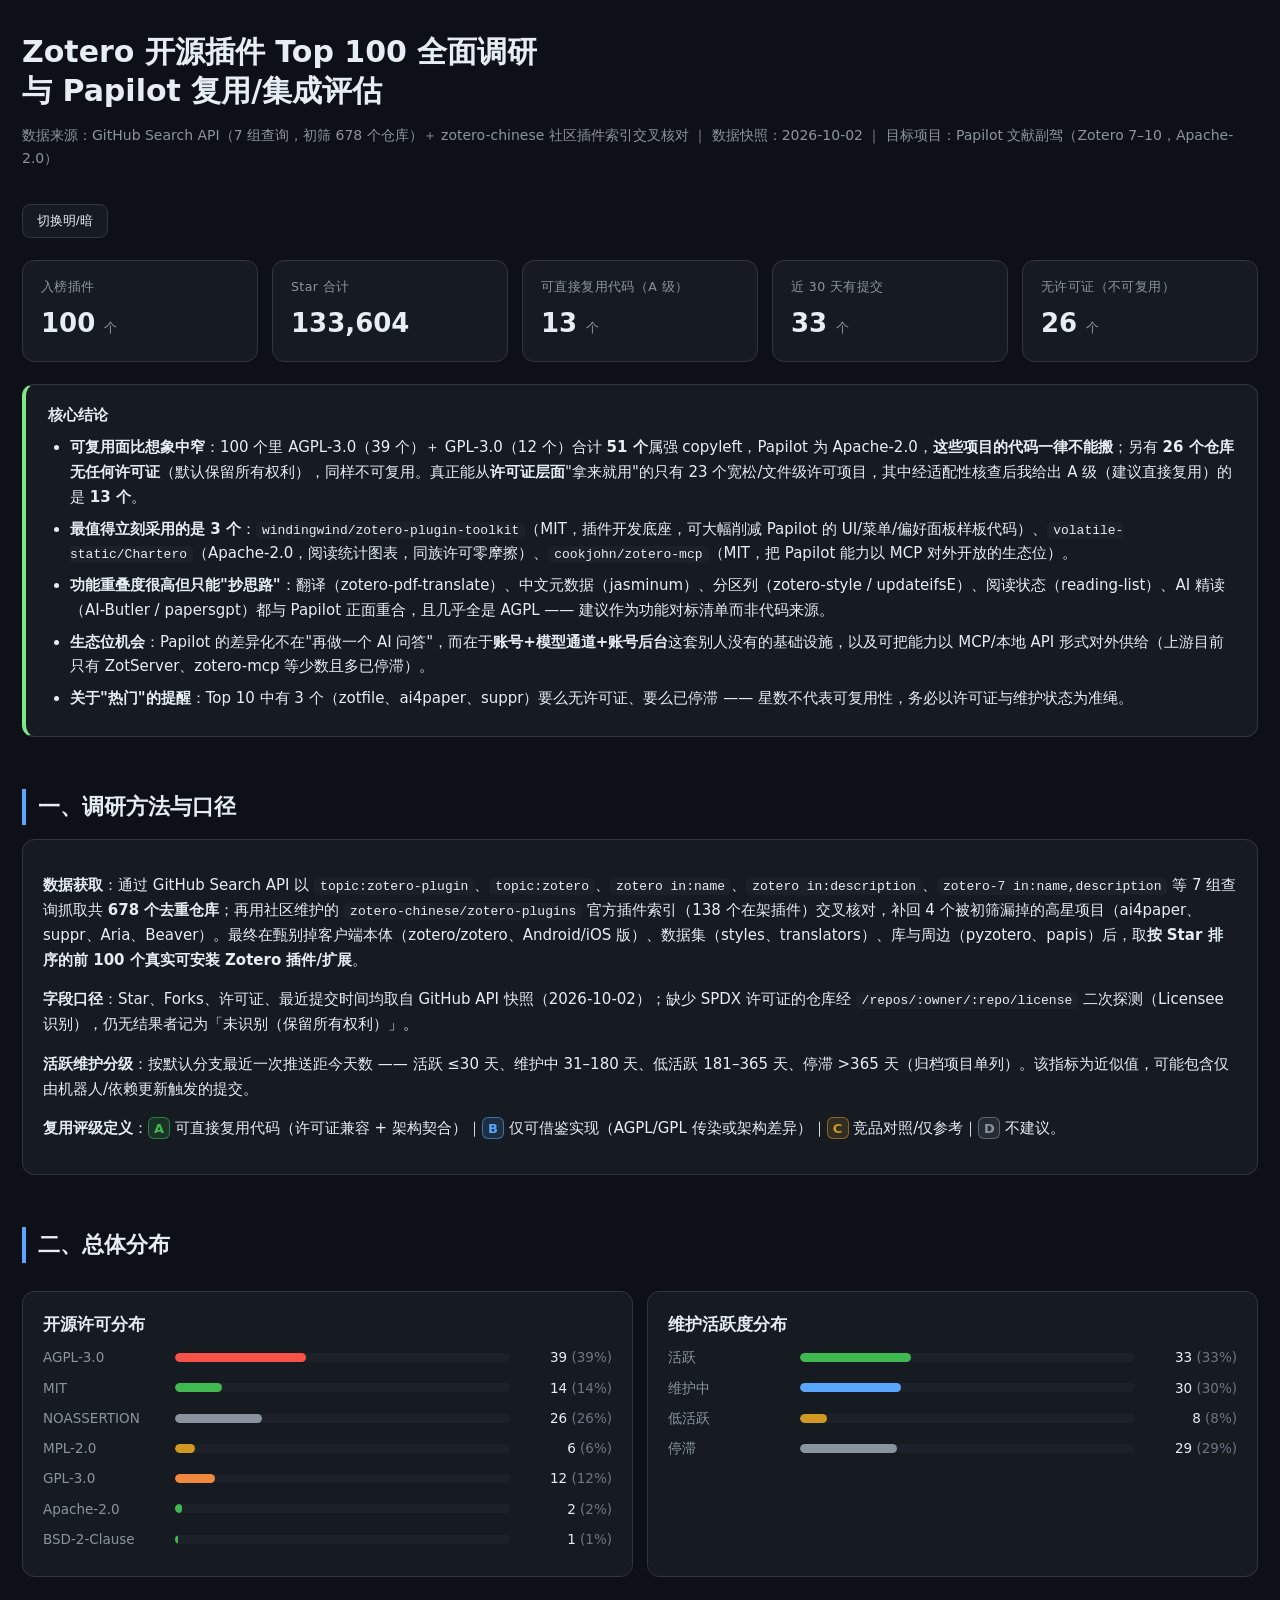
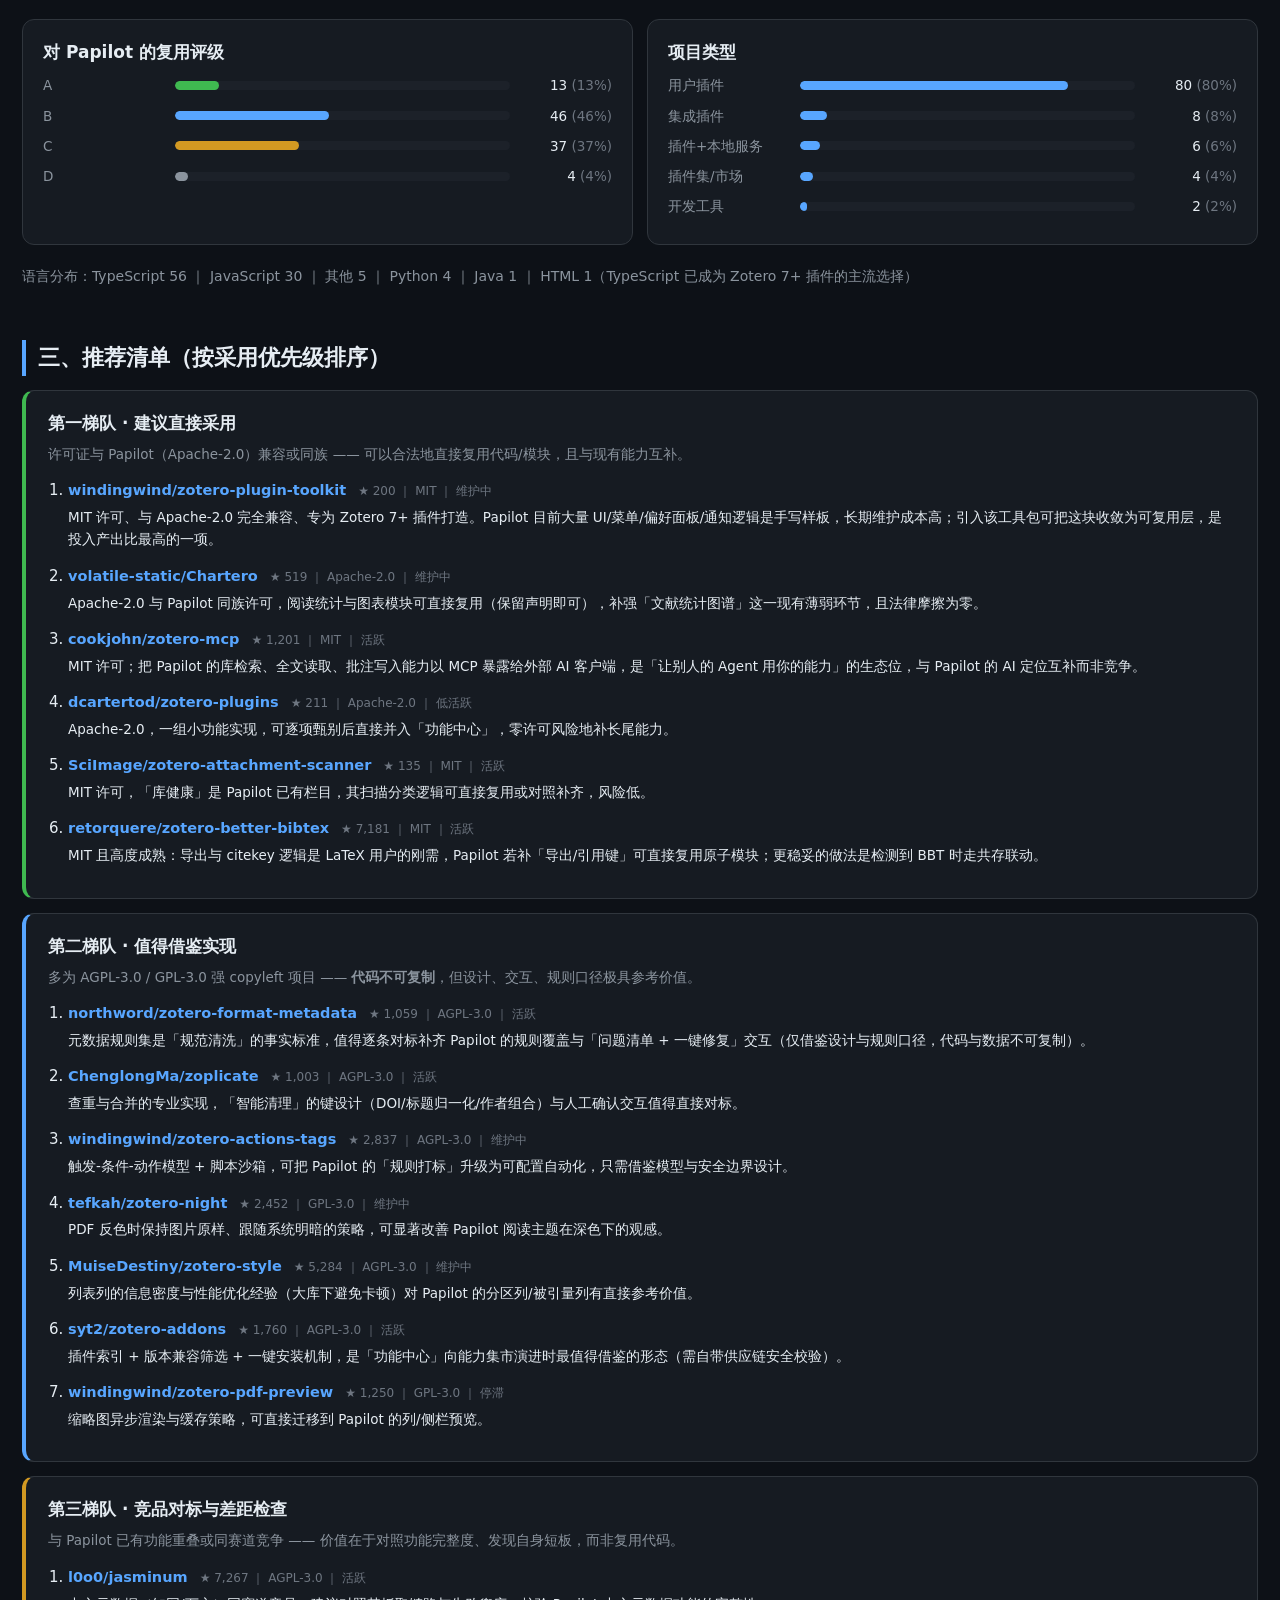
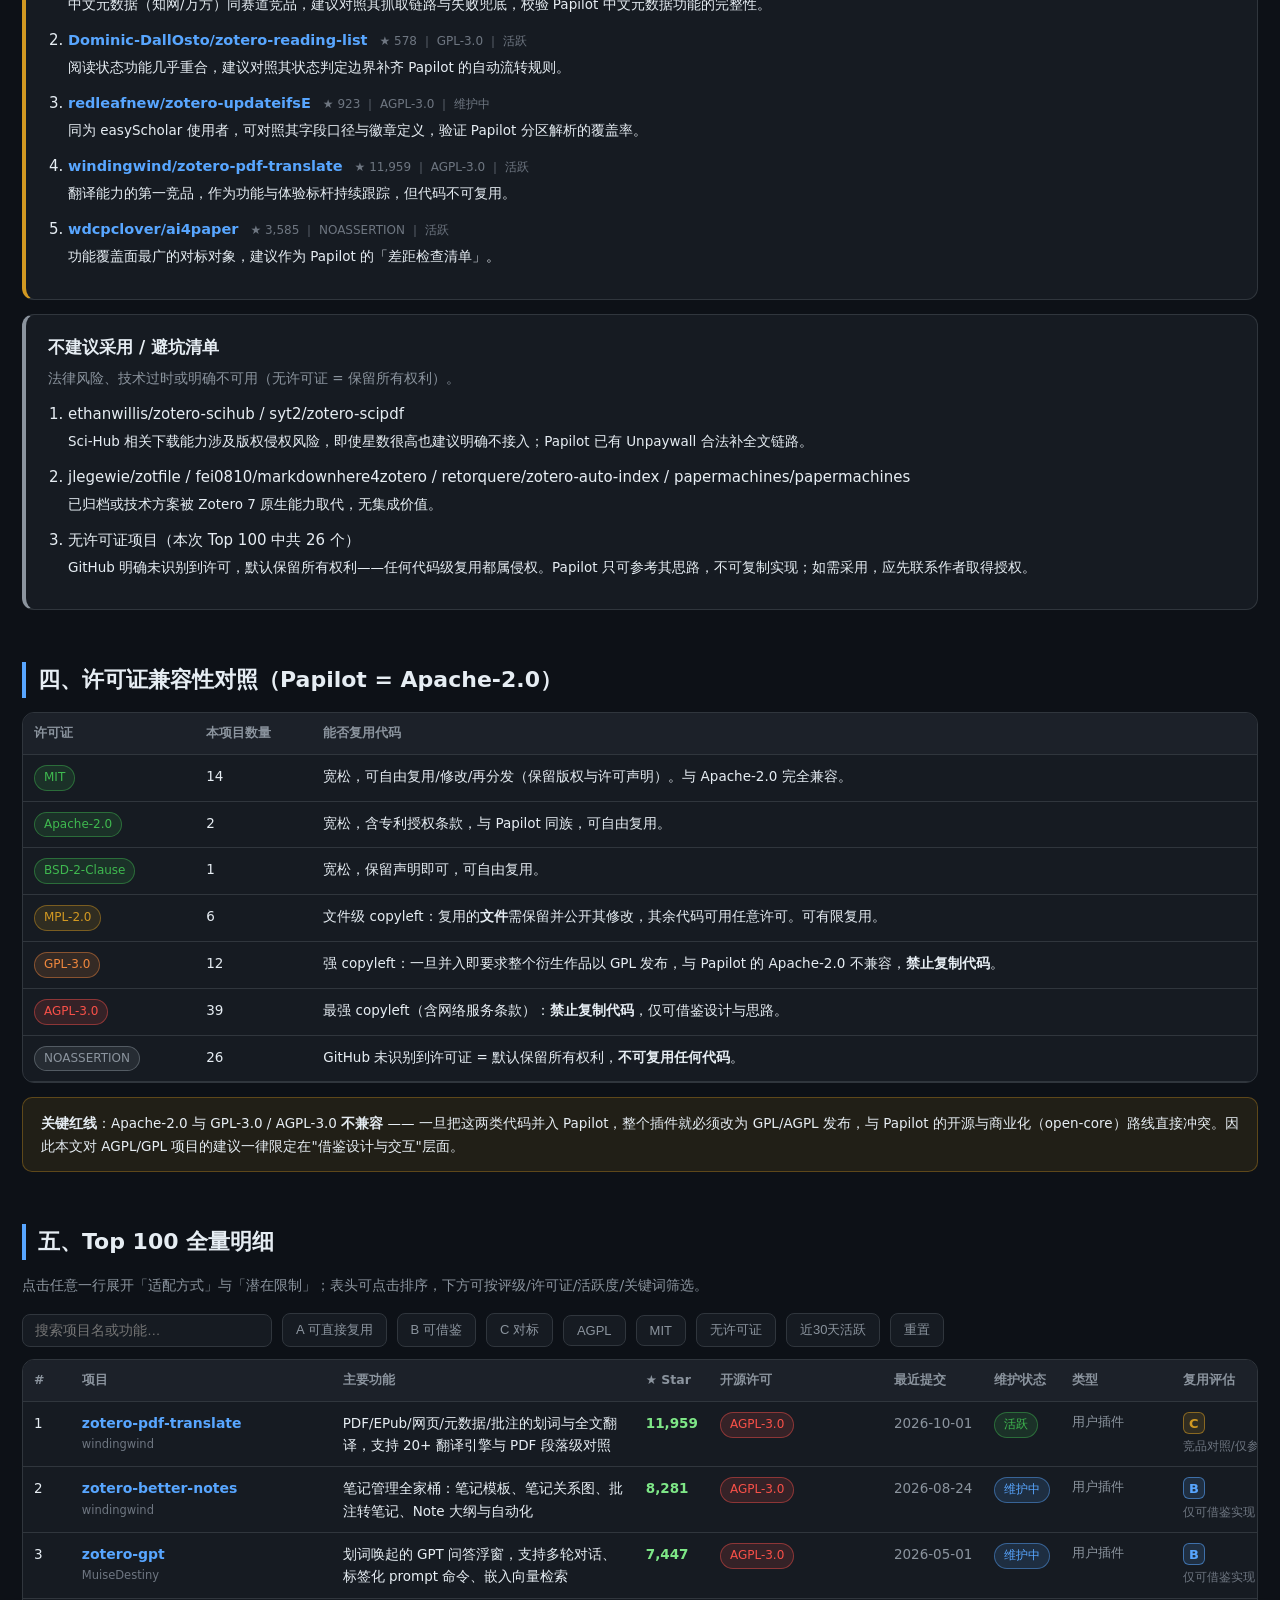
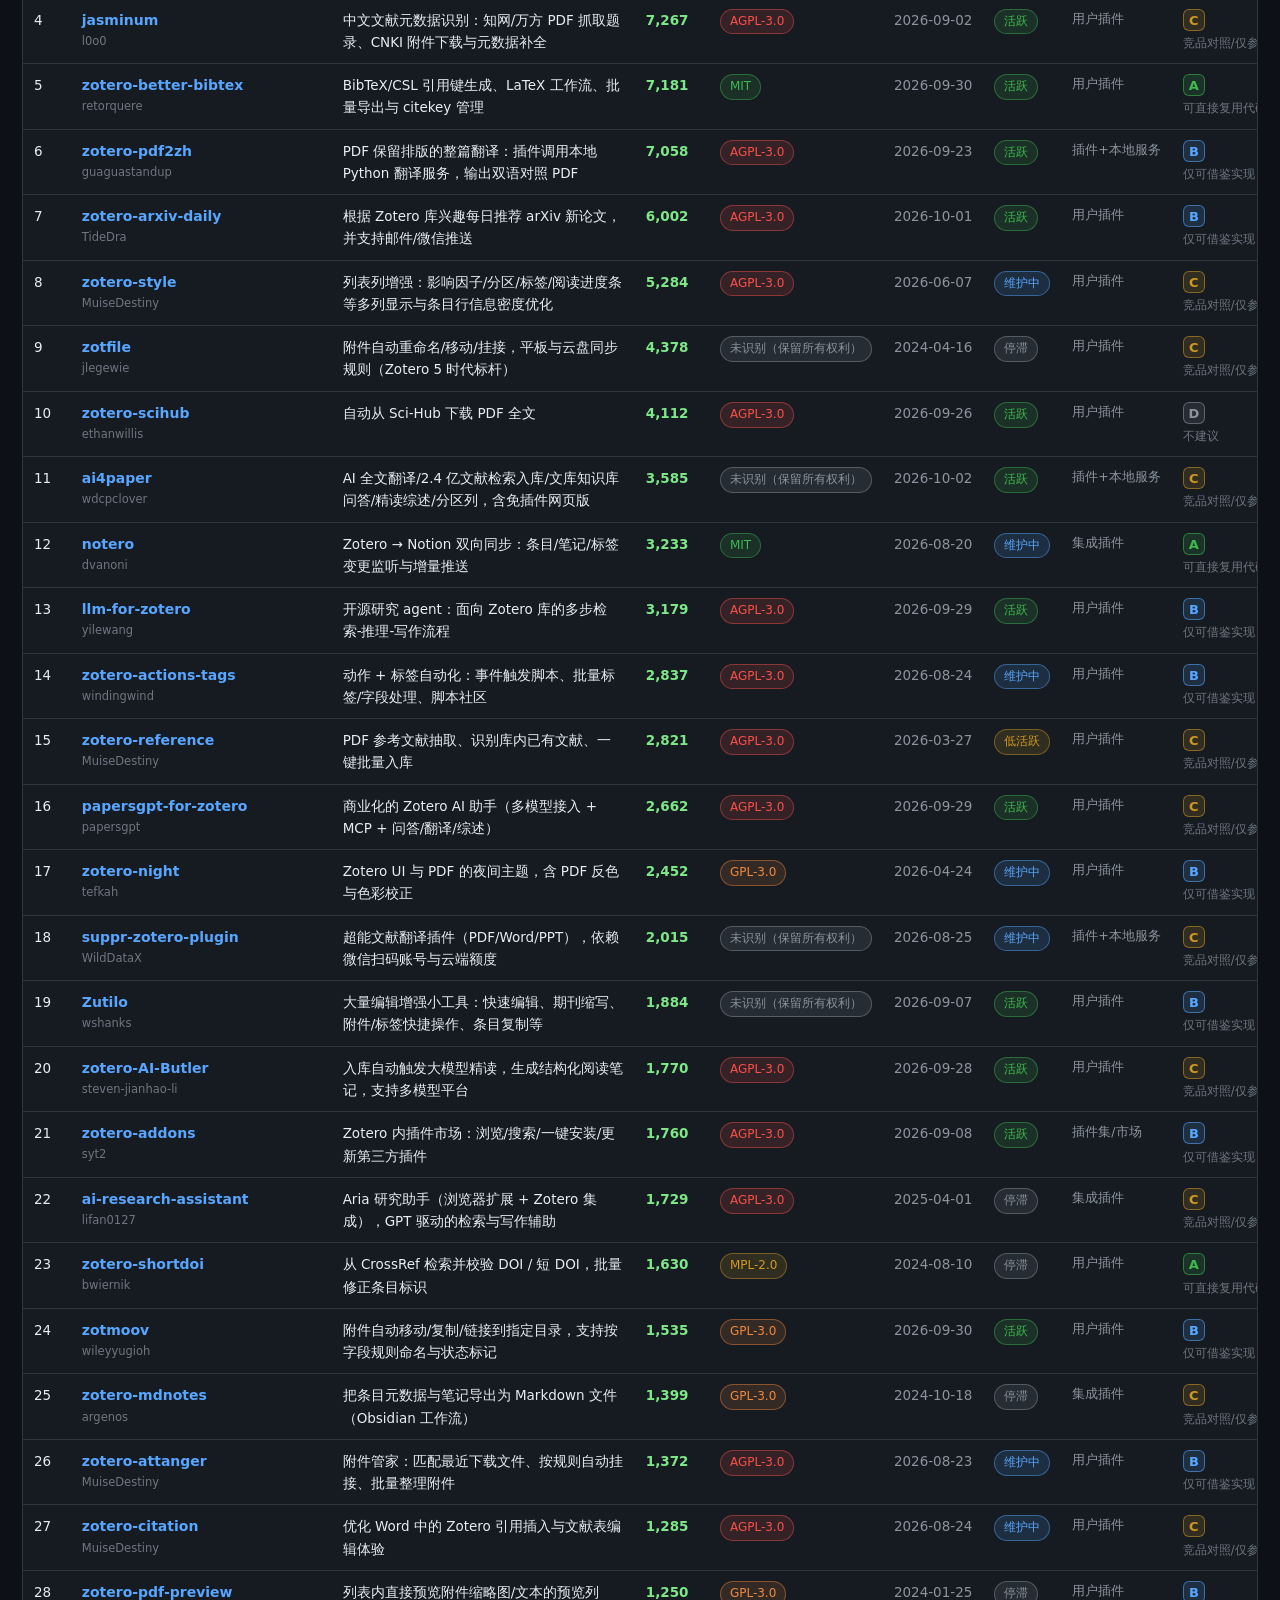
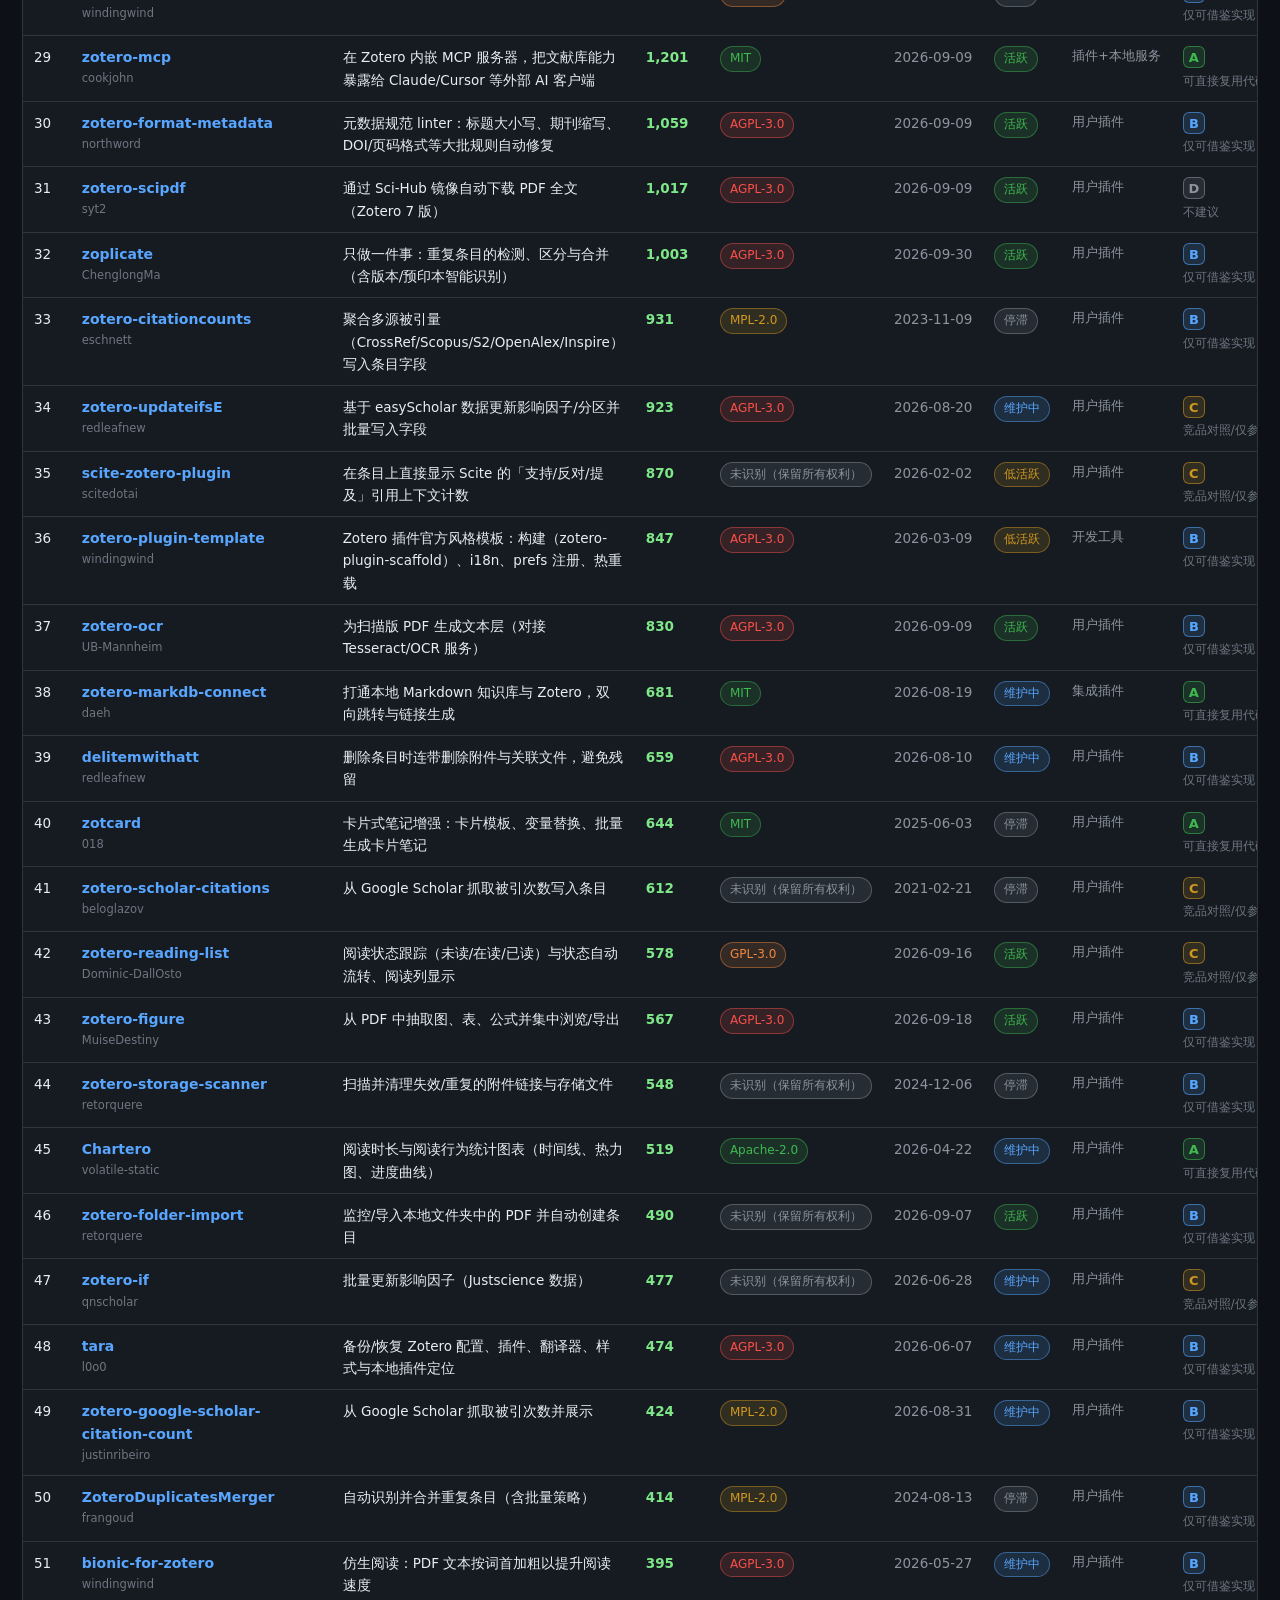
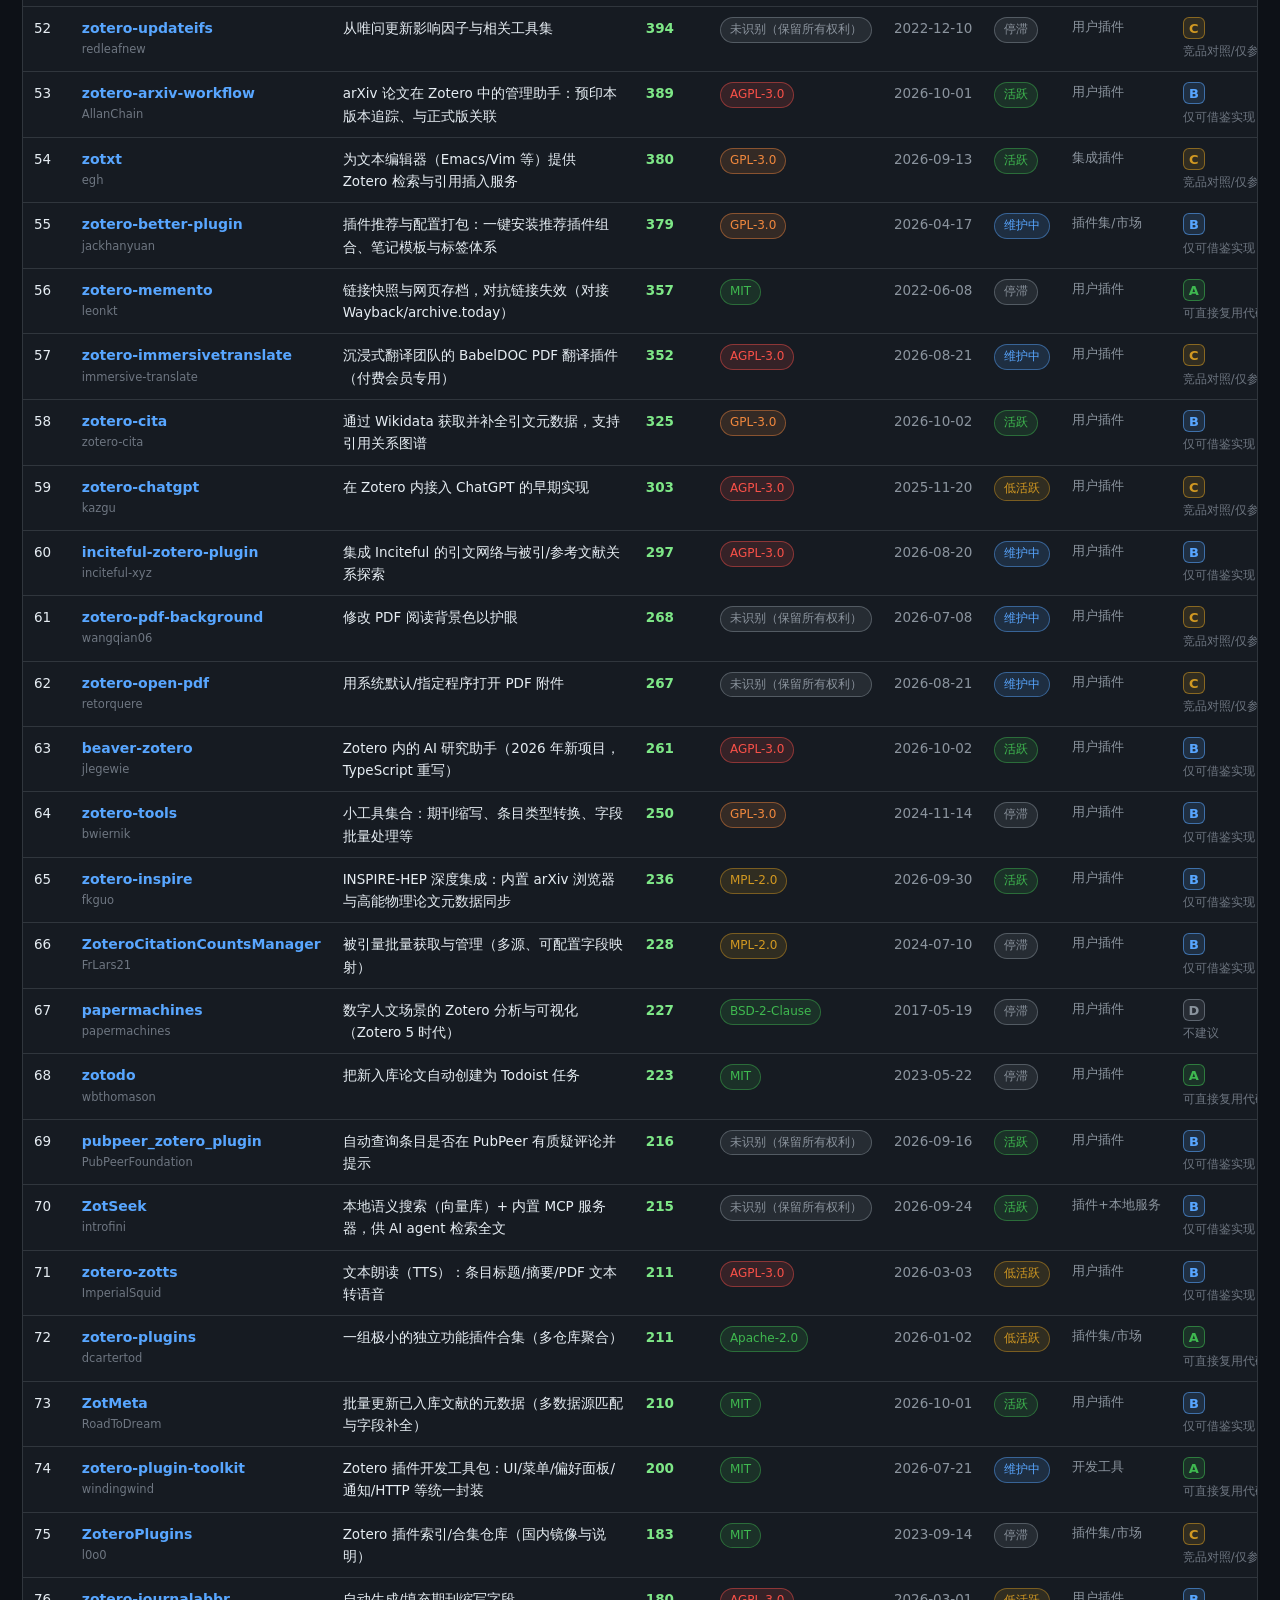
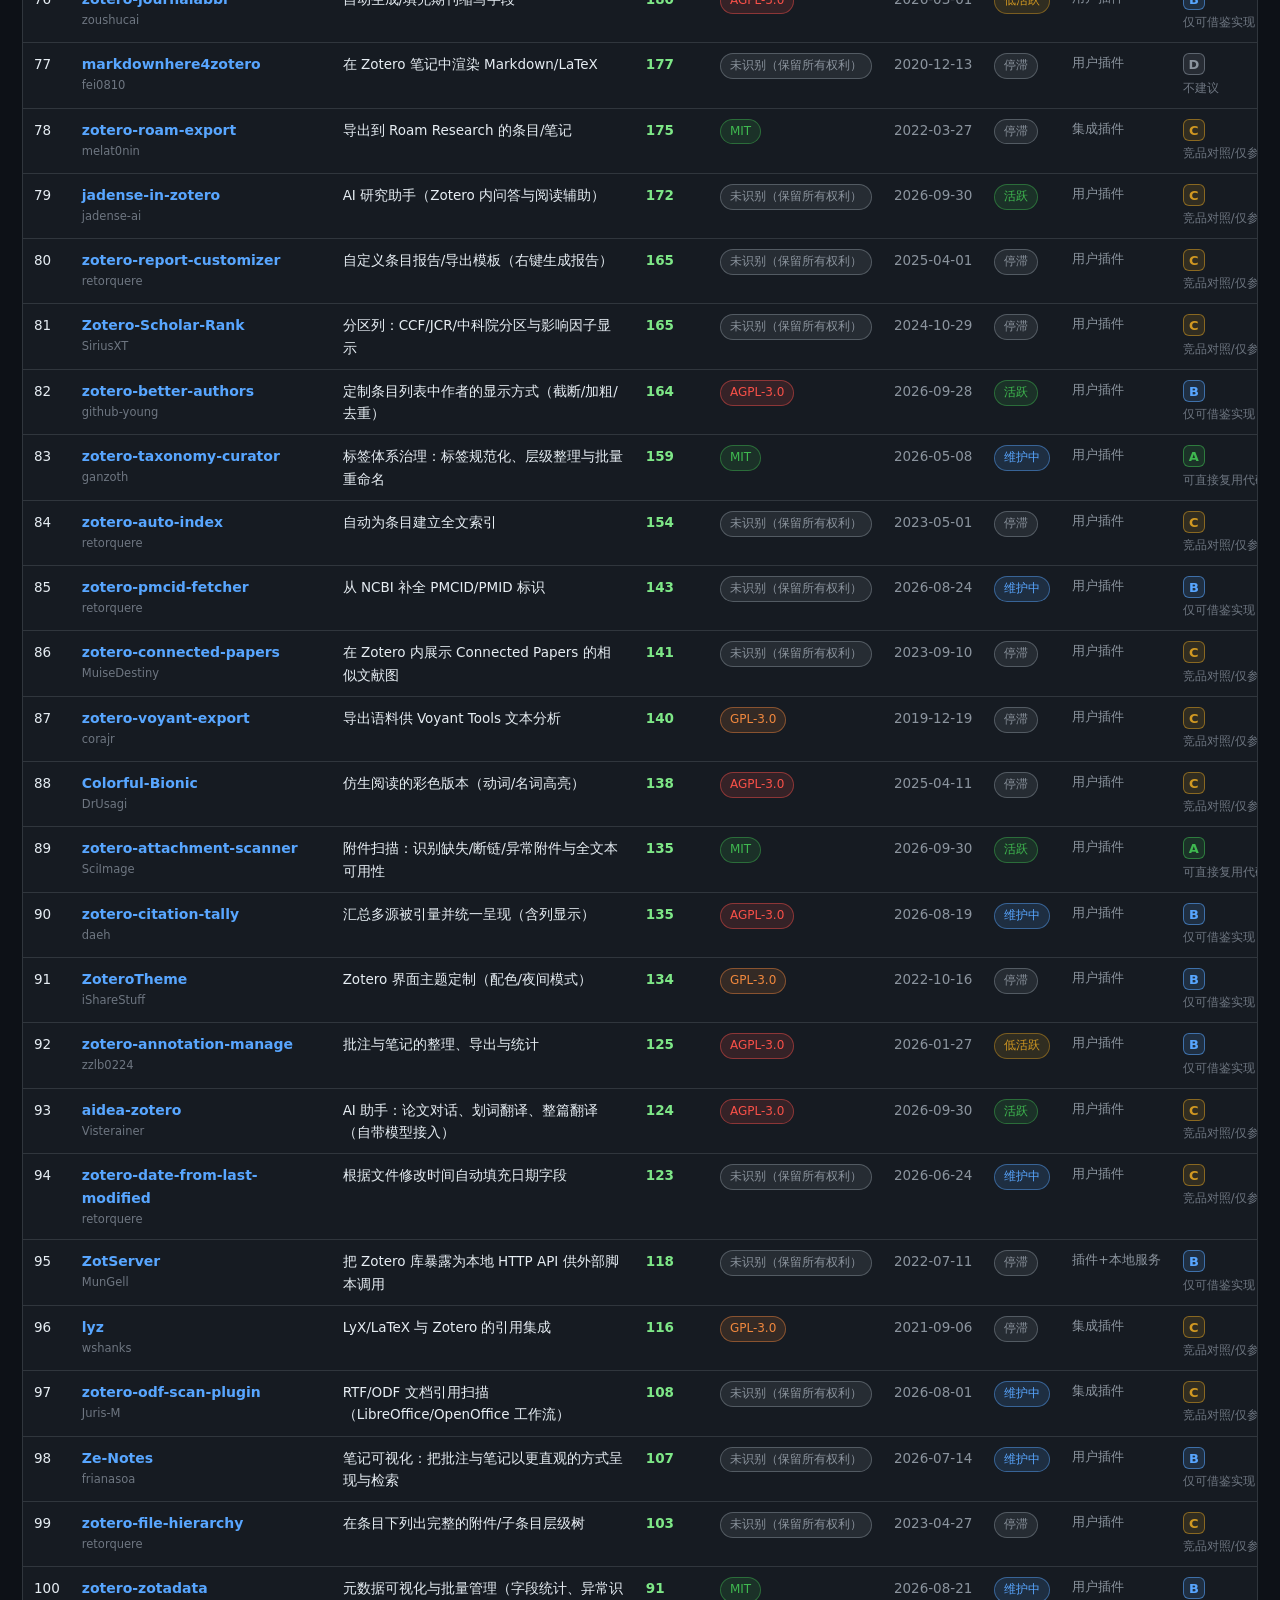
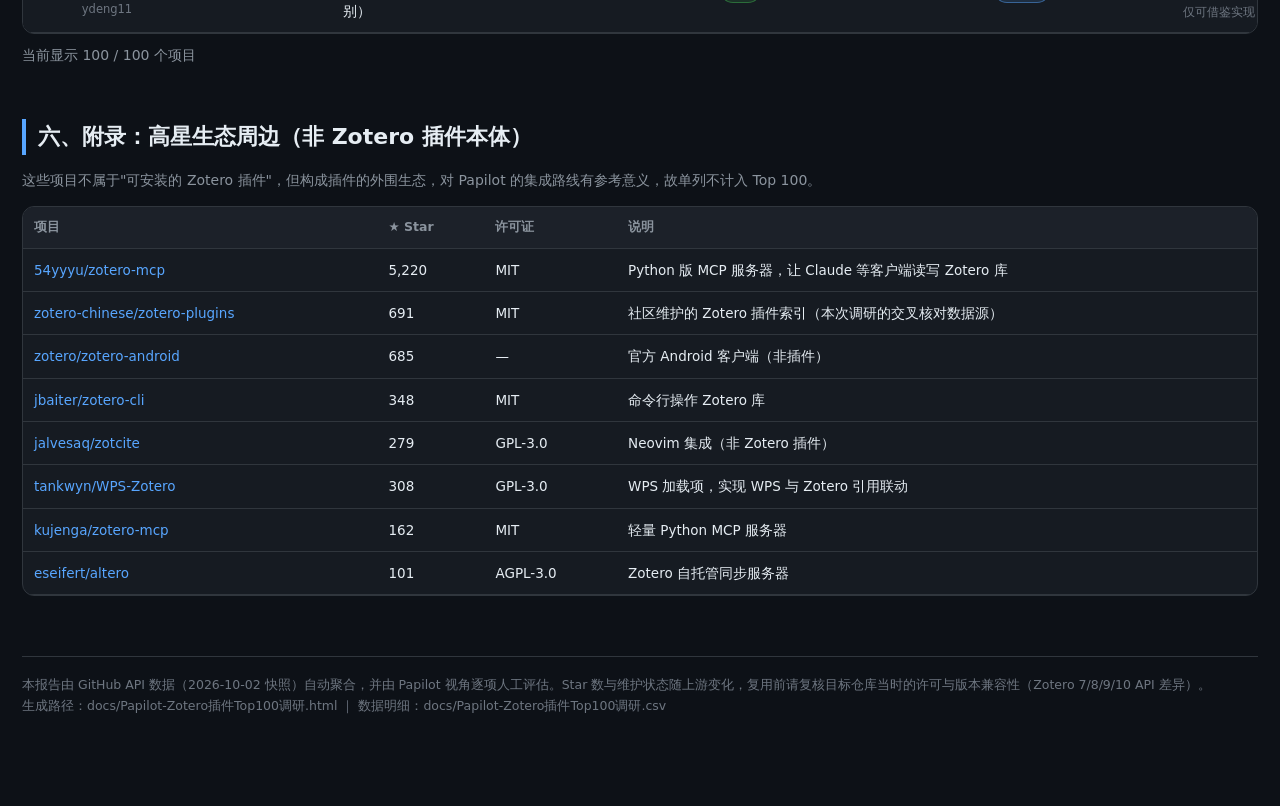
<file: docs/Papilot-Zotero插件Top100调研.html>
<!DOCTYPE html>
<html lang="zh-CN" data-theme="dark">
<head>
<meta charset="utf-8">
<meta name="viewport" content="width=device-width,initial-scale=1">
<title>Zotero 开源插件 Top 100 调研与 Papilot 复用评估</title>
<style>
:root{--bg:#0d1117;--panel:#161b22;--panel2:#1c2129;--line:#30363d;--fg:#e6edf3;--dim:#8b949e;--dim2:#6e7681;--accent:#58a6ff;--accent2:#7ee787}
html[data-theme="light"]{--bg:#f6f8fa;--panel:#fff;--panel2:#f0f3f6;--line:#d0d7de;--fg:#1f2328;--dim:#59636e;--dim2:#818b98;--accent:#0969da;--accent2:#1a7f37}
*{box-sizing:border-box}
body{margin:0;background:var(--bg);color:var(--fg);font:15px/1.65 -apple-system,"Segoe UI","Microsoft YaHei",system-ui,sans-serif}
.wrap{max-width:1360px;margin:0 auto;padding:32px 22px 90px}
h1{font-size:30px;line-height:1.3;margin:0 0 10px}
h2{font-size:22px;margin:52px 0 14px;padding-left:12px;border-left:4px solid var(--accent)}
h3{font-size:17px;margin:0 0 6px}
a{color:var(--accent);text-decoration:none} a:hover{text-decoration:underline}
.sub{color:var(--dim);font-size:14px}
.top{display:flex;justify-content:space-between;align-items:flex-start;gap:20px;flex-wrap:wrap}
.toggle{background:var(--panel);border:1px solid var(--line);color:var(--fg);padding:7px 14px;border-radius:8px;cursor:pointer;font-size:13px}
.cards{display:grid;grid-template-columns:repeat(auto-fit,minmax(210px,1fr));gap:14px;margin:22px 0}
.card{background:var(--panel);border:1px solid var(--line);border-radius:12px;padding:16px 18px}
.card .k{color:var(--dim);font-size:12.5px;letter-spacing:.4px}
.card .v{font-size:26px;font-weight:600;margin-top:4px}
.card .v small{font-size:13px;color:var(--dim);font-weight:400}
.tldr{background:var(--panel);border:1px solid var(--line);border-left:4px solid var(--accent2);border-radius:12px;padding:18px 22px}
.tldr ul{margin:8px 0 0;padding-left:22px} .tldr li{margin:7px 0}
.panel{background:var(--panel);border:1px solid var(--line);border-radius:12px;padding:18px 20px;margin:14px 0}
.grid2{display:grid;grid-template-columns:1fr 1fr;gap:14px}
@media(max-width:900px){.grid2{grid-template-columns:1fr}}
.bar-row{display:grid;grid-template-columns:122px 1fr 92px;align-items:center;gap:10px;margin:8px 0;font-size:13.5px}
.bar-k{color:var(--dim)}
.bar-track{height:9px;background:var(--panel2);border-radius:5px;overflow:hidden}
.bar-track i{display:block;height:100%;border-radius:5px}
.bar-v{text-align:right;font-variant-numeric:tabular-nums} .bar-v em{color:var(--dim2);font-style:normal}
table{width:100%;border-collapse:collapse;font-size:13.5px}
.tblwrap{overflow-x:auto;background:var(--panel);border:1px solid var(--line);border-radius:12px}
th,td{padding:10px 11px;text-align:left;border-bottom:1px solid var(--line);vertical-align:top}
th{background:var(--panel2);position:sticky;top:0;z-index:2;font-size:12.5px;color:var(--dim);white-space:nowrap;cursor:pointer;user-select:none}
th.no{cursor:default}
tbody tr.main:hover{background:var(--panel2)}
tbody tr.main{cursor:pointer}
tr.detail{display:none} tr.detail.open{display:table-row}
tr.detail td{background:var(--panel2);padding:14px 16px}
.dgrid{display:grid;grid-template-columns:1fr 1fr;gap:14px}
@media(max-width:820px){.dgrid{grid-template-columns:1fr}}
.dbox h5{margin:0 0 5px;font-size:12.5px;color:var(--accent2);letter-spacing:.4px}
.dbox.warn h5{color:#f0883e}
.dbox p{margin:0;font-size:13.5px;color:var(--fg);line-height:1.72}
.dmeta{margin-top:11px;font-size:12.5px;color:var(--dim)}
.repo{min-width:196px} .repo a{font-weight:600;font-size:14px} .owner{display:block;color:var(--dim2);font-size:11.5px}
.func{max-width:390px;color:var(--fg)}
.num{font-variant-numeric:tabular-nums;white-space:nowrap} .star{color:var(--accent2);font-weight:600}
.dt{white-space:nowrap;color:var(--dim)}
.ty{color:var(--dim);white-space:nowrap;font-size:12.5px}
.chip{display:inline-block;padding:2px 9px;border-radius:20px;font-size:12px;white-space:nowrap;color:var(--c);border:1px solid color-mix(in srgb,var(--c) 45%,transparent);background:color-mix(in srgb,var(--c) 14%,transparent)}
.rate{display:inline-block;width:22px;height:22px;line-height:21px;text-align:center;border-radius:6px;font-weight:700;font-size:13px;color:var(--c);border:1px solid color-mix(in srgb,var(--c) 55%,transparent);background:color-mix(in srgb,var(--c) 15%,transparent)}
.rated{display:block;font-size:11.5px;color:var(--dim2);margin-top:3px;white-space:nowrap}
.tools{display:flex;gap:10px;flex-wrap:wrap;align-items:center;margin:16px 0 12px}
.tools input{background:var(--panel);border:1px solid var(--line);color:var(--fg);padding:8px 12px;border-radius:8px;min-width:250px;font-size:13.5px}
.fbtn{background:var(--panel);border:1px solid var(--line);color:var(--dim);padding:7px 13px;border-radius:8px;cursor:pointer;font-size:13px}
.fbtn.on{border-color:var(--accent);color:var(--accent);background:color-mix(in srgb,var(--accent) 12%,transparent)}
.tier{background:var(--panel);border:1px solid var(--line);border-radius:12px;padding:18px 22px;margin:14px 0}
.tier.t1{border-left:4px solid #3fb950} .tier.t2{border-left:4px solid #58a6ff}
.tier.t3{border-left:4px solid #d29922} .tier.t4{border-left:4px solid #8b949e}
.tdesc{color:var(--dim);font-size:13.5px;margin:2px 0 12px}
.recolist{margin:0;padding-left:20px} .recolist li{margin:13px 0}
.rh{display:flex;gap:12px;align-items:baseline;flex-wrap:wrap}
.rn a{font-weight:600;font-size:14.5px}
.rm{color:var(--dim2);font-size:12px}
.recolist p{margin:3px 0 0;font-size:13.5px;color:var(--fg)}
.note{background:color-mix(in srgb,#d29922 10%,transparent);border:1px solid color-mix(in srgb,#d29922 35%,transparent);border-radius:10px;padding:14px 18px;font-size:13.5px}
code{background:var(--panel2);padding:1px 6px;border-radius:5px;font-size:13px}
footer{margin-top:60px;padding-top:18px;border-top:1px solid var(--line);color:var(--dim2);font-size:12.5px}
</style>
</head>
<body><div class="wrap">

<div class="top">
<div>
<h1>Zotero 开源插件 Top 100 全面调研<br>与 Papilot 复用/集成评估</h1>
<p class="sub">数据来源：GitHub Search API（7 组查询，初筛 678 个仓库）＋ zotero-chinese 社区插件索引交叉核对 ｜ 数据快照：2026-10-02 ｜ 目标项目：Papilot 文献副驾（Zotero 7–10，Apache-2.0）</p>
</div>
<button class="toggle" onclick="var h=document.documentElement;h.dataset.theme=h.dataset.theme==='dark'?'light':'dark'">切换明/暗</button>
</div>

<div class="cards">
<div class="card"><div class="k">入榜插件</div><div class="v">100 <small>个</small></div></div>
<div class="card"><div class="k">Star 合计</div><div class="v">133,604</div></div>
<div class="card"><div class="k">可直接复用代码（A 级）</div><div class="v">13 <small>个</small></div></div>
<div class="card"><div class="k">近 30 天有提交</div><div class="v">33 <small>个</small></div></div>
<div class="card"><div class="k">无许可证（不可复用）</div><div class="v">26 <small>个</small></div></div>
</div>

<div class="tldr">
<b>核心结论</b>
<ul>
<li><b>可复用面比想象中窄</b>：100 个里 AGPL-3.0（39 个）＋ GPL-3.0（12 个）合计 <b>51 个</b>属强 copyleft，Papilot 为 Apache-2.0，<b>这些项目的代码一律不能搬</b>；另有 <b>26 个仓库无任何许可证</b>（默认保留所有权利），同样不可复用。真正能从<b>许可证层面</b>"拿来就用"的只有 23 个宽松/文件级许可项目，其中经适配性核查后我给出 A 级（建议直接复用）的是 <b>13 个</b>。</li>
<li><b>最值得立刻采用的是 3 个</b>：<code>windingwind/zotero-plugin-toolkit</code>（MIT，插件开发底座，可大幅削减 Papilot 的 UI/菜单/偏好面板样板代码）、<code>volatile-static/Chartero</code>（Apache-2.0，阅读统计图表，同族许可零摩擦）、<code>cookjohn/zotero-mcp</code>（MIT，把 Papilot 能力以 MCP 对外开放的生态位）。</li>
<li><b>功能重叠度很高但只能"抄思路"</b>：翻译（zotero-pdf-translate）、中文元数据（jasminum）、分区列（zotero-style / updateifsE）、阅读状态（reading-list）、AI 精读（AI-Butler / papersgpt）都与 Papilot 正面重合，且几乎全是 AGPL —— 建议作为功能对标清单而非代码来源。</li>
<li><b>生态位机会</b>：Papilot 的差异化不在"再做一个 AI 问答"，而在于<b>账号+模型通道+账号后台</b>这套别人没有的基础设施，以及可把能力以 MCP/本地 API 形式对外供给（上游目前只有 ZotServer、zotero-mcp 等少数且多已停滞）。</li>
<li><b>关于"热门"的提醒</b>：Top 10 中有 3 个（zotfile、ai4paper、suppr）要么无许可证、要么已停滞 —— 星数不代表可复用性，务必以许可证与维护状态为准绳。</li>
</ul>
</div>

<h2>一、调研方法与口径</h2>
<div class="panel">
<p><b>数据获取</b>：通过 GitHub Search API 以 <code>topic:zotero-plugin</code>、<code>topic:zotero</code>、<code>zotero in:name</code>、<code>zotero in:description</code>、<code>zotero-7 in:name,description</code> 等 7 组查询抓取共 <b>678 个去重仓库</b>；再用社区维护的 <code>zotero-chinese/zotero-plugins</code> 官方插件索引（138 个在架插件）交叉核对，补回 4 个被初筛漏掉的高星项目（ai4paper、suppr、Aria、Beaver）。最终在甄别掉客户端本体（zotero/zotero、Android/iOS 版）、数据集（styles、translators）、库与周边（pyzotero、papis）后，取<b>按 Star 排序的前 100 个真实可安装 Zotero 插件/扩展</b>。</p>
<p><b>字段口径</b>：Star、Forks、许可证、最近提交时间均取自 GitHub API 快照（2026-10-02）；缺少 SPDX 许可证的仓库经 <code>/repos/:owner/:repo/license</code> 二次探测（Licensee 识别），仍无结果者记为「未识别（保留所有权利）」。</p>
<p><b>活跃维护分级</b>：按默认分支最近一次推送距今天数 —— 活跃 ≤30 天、维护中 31–180 天、低活跃 181–365 天、停滞 &gt;365 天（归档项目单列）。该指标为近似值，可能包含仅由机器人/依赖更新触发的提交。</p>
<p><b>复用评级定义</b>：<span class="rate" style="--c:#3fb950">A</span> 可直接复用代码（许可证兼容 + 架构契合）｜<span class="rate" style="--c:#58a6ff">B</span> 仅可借鉴实现（AGPL/GPL 传染或架构差异）｜<span class="rate" style="--c:#d29922">C</span> 竞品对照/仅参考｜<span class="rate" style="--c:#8b949e">D</span> 不建议。</p>
</div>

<h2>二、总体分布</h2>
<div class="grid2">
<div class="panel"><h3>开源许可分布</h3><div class="bar-row"><span class="bar-k">AGPL-3.0</span><span class="bar-track"><i style="width:39.0%;background:#f85149"></i></span><span class="bar-v">39 <em>(39%)</em></span></div>
<div class="bar-row"><span class="bar-k">MIT</span><span class="bar-track"><i style="width:14.0%;background:#3fb950"></i></span><span class="bar-v">14 <em>(14%)</em></span></div>
<div class="bar-row"><span class="bar-k">NOASSERTION</span><span class="bar-track"><i style="width:26.0%;background:#8b949e"></i></span><span class="bar-v">26 <em>(26%)</em></span></div>
<div class="bar-row"><span class="bar-k">MPL-2.0</span><span class="bar-track"><i style="width:6.0%;background:#d29922"></i></span><span class="bar-v">6 <em>(6%)</em></span></div>
<div class="bar-row"><span class="bar-k">GPL-3.0</span><span class="bar-track"><i style="width:12.0%;background:#f0883e"></i></span><span class="bar-v">12 <em>(12%)</em></span></div>
<div class="bar-row"><span class="bar-k">Apache-2.0</span><span class="bar-track"><i style="width:2.0%;background:#3fb950"></i></span><span class="bar-v">2 <em>(2%)</em></span></div>
<div class="bar-row"><span class="bar-k">BSD-2-Clause</span><span class="bar-track"><i style="width:1.0%;background:#3fb950"></i></span><span class="bar-v">1 <em>(1%)</em></span></div></div>
<div class="panel"><h3>维护活跃度分布</h3><div class="bar-row"><span class="bar-k">活跃</span><span class="bar-track"><i style="width:33.0%;background:#3fb950"></i></span><span class="bar-v">33 <em>(33%)</em></span></div>
<div class="bar-row"><span class="bar-k">维护中</span><span class="bar-track"><i style="width:30.0%;background:#58a6ff"></i></span><span class="bar-v">30 <em>(30%)</em></span></div>
<div class="bar-row"><span class="bar-k">低活跃</span><span class="bar-track"><i style="width:8.0%;background:#d29922"></i></span><span class="bar-v">8 <em>(8%)</em></span></div>
<div class="bar-row"><span class="bar-k">停滞</span><span class="bar-track"><i style="width:29.0%;background:#8b949e"></i></span><span class="bar-v">29 <em>(29%)</em></span></div></div>
<div class="panel"><h3>对 Papilot 的复用评级</h3><div class="bar-row"><span class="bar-k">A</span><span class="bar-track"><i style="width:13.0%;background:#3fb950"></i></span><span class="bar-v">13 <em>(13%)</em></span></div>
<div class="bar-row"><span class="bar-k">B</span><span class="bar-track"><i style="width:46.0%;background:#58a6ff"></i></span><span class="bar-v">46 <em>(46%)</em></span></div>
<div class="bar-row"><span class="bar-k">C</span><span class="bar-track"><i style="width:37.0%;background:#d29922"></i></span><span class="bar-v">37 <em>(37%)</em></span></div>
<div class="bar-row"><span class="bar-k">D</span><span class="bar-track"><i style="width:4.0%;background:#8b949e"></i></span><span class="bar-v">4 <em>(4%)</em></span></div></div>
<div class="panel"><h3>项目类型</h3><div class="bar-row"><span class="bar-k">用户插件</span><span class="bar-track"><i style="width:80.0%;background:#58a6ff"></i></span><span class="bar-v">80 <em>(80%)</em></span></div>
<div class="bar-row"><span class="bar-k">集成插件</span><span class="bar-track"><i style="width:8.0%;background:#58a6ff"></i></span><span class="bar-v">8 <em>(8%)</em></span></div>
<div class="bar-row"><span class="bar-k">插件+本地服务</span><span class="bar-track"><i style="width:6.0%;background:#58a6ff"></i></span><span class="bar-v">6 <em>(6%)</em></span></div>
<div class="bar-row"><span class="bar-k">插件集/市场</span><span class="bar-track"><i style="width:4.0%;background:#58a6ff"></i></span><span class="bar-v">4 <em>(4%)</em></span></div>
<div class="bar-row"><span class="bar-k">开发工具</span><span class="bar-track"><i style="width:2.0%;background:#58a6ff"></i></span><span class="bar-v">2 <em>(2%)</em></span></div></div>
</div>
<p class="sub" style="margin-top:6px">语言分布：TypeScript 56 ｜ JavaScript 30 ｜ 其他 5 ｜ Python 4 ｜ Java 1 ｜ HTML 1（TypeScript 已成为 Zotero 7+ 插件的主流选择）</p>

<h2>三、推荐清单（按采用优先级排序）</h2>
<section class="tier t1"><h3>第一梯队 · 建议直接采用</h3><p class="tdesc">许可证与 Papilot（Apache-2.0）兼容或同族 —— 可以合法地直接复用代码/模块，且与现有能力互补。</p><ol class="recolist"><li><div class="rh"><span class="rn"><a href="https://github.com/windingwind/zotero-plugin-toolkit" target="_blank" rel="noopener">windingwind/zotero-plugin-toolkit</a></span><span class="rm">★ 200 ｜ MIT ｜ 维护中</span></div><p>MIT 许可、与 Apache-2.0 完全兼容、专为 Zotero 7+ 插件打造。Papilot 目前大量 UI/菜单/偏好面板/通知逻辑是手写样板，长期维护成本高；引入该工具包可把这块收敛为可复用层，是投入产出比最高的一项。</p></li><li><div class="rh"><span class="rn"><a href="https://github.com/volatile-static/Chartero" target="_blank" rel="noopener">volatile-static/Chartero</a></span><span class="rm">★ 519 ｜ Apache-2.0 ｜ 维护中</span></div><p>Apache-2.0 与 Papilot 同族许可，阅读统计与图表模块可直接复用（保留声明即可），补强「文献统计图谱」这一现有薄弱环节，且法律摩擦为零。</p></li><li><div class="rh"><span class="rn"><a href="https://github.com/cookjohn/zotero-mcp" target="_blank" rel="noopener">cookjohn/zotero-mcp</a></span><span class="rm">★ 1,201 ｜ MIT ｜ 活跃</span></div><p>MIT 许可；把 Papilot 的库检索、全文读取、批注写入能力以 MCP 暴露给外部 AI 客户端，是「让别人的 Agent 用你的能力」的生态位，与 Papilot 的 AI 定位互补而非竞争。</p></li><li><div class="rh"><span class="rn"><a href="https://github.com/dcartertod/zotero-plugins" target="_blank" rel="noopener">dcartertod/zotero-plugins</a></span><span class="rm">★ 211 ｜ Apache-2.0 ｜ 低活跃</span></div><p>Apache-2.0，一组小功能实现，可逐项甄别后直接并入「功能中心」，零许可风险地补长尾能力。</p></li><li><div class="rh"><span class="rn"><a href="https://github.com/SciImage/zotero-attachment-scanner" target="_blank" rel="noopener">SciImage/zotero-attachment-scanner</a></span><span class="rm">★ 135 ｜ MIT ｜ 活跃</span></div><p>MIT 许可，「库健康」是 Papilot 已有栏目，其扫描分类逻辑可直接复用或对照补齐，风险低。</p></li><li><div class="rh"><span class="rn"><a href="https://github.com/retorquere/zotero-better-bibtex" target="_blank" rel="noopener">retorquere/zotero-better-bibtex</a></span><span class="rm">★ 7,181 ｜ MIT ｜ 活跃</span></div><p>MIT 且高度成熟：导出与 citekey 逻辑是 LaTeX 用户的刚需，Papilot 若补「导出/引用键」可直接复用原子模块；更稳妥的做法是检测到 BBT 时走共存联动。</p></li></ol></section><section class="tier t2"><h3>第二梯队 · 值得借鉴实现</h3><p class="tdesc">多为 AGPL-3.0 / GPL-3.0 强 copyleft 项目 —— <b>代码不可复制</b>，但设计、交互、规则口径极具参考价值。</p><ol class="recolist"><li><div class="rh"><span class="rn"><a href="https://github.com/northword/zotero-format-metadata" target="_blank" rel="noopener">northword/zotero-format-metadata</a></span><span class="rm">★ 1,059 ｜ AGPL-3.0 ｜ 活跃</span></div><p>元数据规则集是「规范清洗」的事实标准，值得逐条对标补齐 Papilot 的规则覆盖与「问题清单 + 一键修复」交互（仅借鉴设计与规则口径，代码与数据不可复制）。</p></li><li><div class="rh"><span class="rn"><a href="https://github.com/ChenglongMa/zoplicate" target="_blank" rel="noopener">ChenglongMa/zoplicate</a></span><span class="rm">★ 1,003 ｜ AGPL-3.0 ｜ 活跃</span></div><p>查重与合并的专业实现，「智能清理」的键设计（DOI/标题归一化/作者组合）与人工确认交互值得直接对标。</p></li><li><div class="rh"><span class="rn"><a href="https://github.com/windingwind/zotero-actions-tags" target="_blank" rel="noopener">windingwind/zotero-actions-tags</a></span><span class="rm">★ 2,837 ｜ AGPL-3.0 ｜ 维护中</span></div><p>触发-条件-动作模型 + 脚本沙箱，可把 Papilot 的「规则打标」升级为可配置自动化，只需借鉴模型与安全边界设计。</p></li><li><div class="rh"><span class="rn"><a href="https://github.com/tefkah/zotero-night" target="_blank" rel="noopener">tefkah/zotero-night</a></span><span class="rm">★ 2,452 ｜ GPL-3.0 ｜ 维护中</span></div><p>PDF 反色时保持图片原样、跟随系统明暗的策略，可显著改善 Papilot 阅读主题在深色下的观感。</p></li><li><div class="rh"><span class="rn"><a href="https://github.com/MuiseDestiny/zotero-style" target="_blank" rel="noopener">MuiseDestiny/zotero-style</a></span><span class="rm">★ 5,284 ｜ AGPL-3.0 ｜ 维护中</span></div><p>列表列的信息密度与性能优化经验（大库下避免卡顿）对 Papilot 的分区列/被引量列有直接参考价值。</p></li><li><div class="rh"><span class="rn"><a href="https://github.com/syt2/zotero-addons" target="_blank" rel="noopener">syt2/zotero-addons</a></span><span class="rm">★ 1,760 ｜ AGPL-3.0 ｜ 活跃</span></div><p>插件索引 + 版本兼容筛选 + 一键安装机制，是「功能中心」向能力集市演进时最值得借鉴的形态（需自带供应链安全校验）。</p></li><li><div class="rh"><span class="rn"><a href="https://github.com/windingwind/zotero-pdf-preview" target="_blank" rel="noopener">windingwind/zotero-pdf-preview</a></span><span class="rm">★ 1,250 ｜ GPL-3.0 ｜ 停滞</span></div><p>缩略图异步渲染与缓存策略，可直接迁移到 Papilot 的列/侧栏预览。</p></li></ol></section><section class="tier t3"><h3>第三梯队 · 竞品对标与差距检查</h3><p class="tdesc">与 Papilot 已有功能重叠或同赛道竞争 —— 价值在于对照功能完整度、发现自身短板，而非复用代码。</p><ol class="recolist"><li><div class="rh"><span class="rn"><a href="https://github.com/l0o0/jasminum" target="_blank" rel="noopener">l0o0/jasminum</a></span><span class="rm">★ 7,267 ｜ AGPL-3.0 ｜ 活跃</span></div><p>中文元数据（知网/万方）同赛道竞品，建议对照其抓取链路与失败兜底，校验 Papilot 中文元数据功能的完整性。</p></li><li><div class="rh"><span class="rn"><a href="https://github.com/Dominic-DallOsto/zotero-reading-list" target="_blank" rel="noopener">Dominic-DallOsto/zotero-reading-list</a></span><span class="rm">★ 578 ｜ GPL-3.0 ｜ 活跃</span></div><p>阅读状态功能几乎重合，建议对照其状态判定边界补齐 Papilot 的自动流转规则。</p></li><li><div class="rh"><span class="rn"><a href="https://github.com/redleafnew/zotero-updateifsE" target="_blank" rel="noopener">redleafnew/zotero-updateifsE</a></span><span class="rm">★ 923 ｜ AGPL-3.0 ｜ 维护中</span></div><p>同为 easyScholar 使用者，可对照其字段口径与徽章定义，验证 Papilot 分区解析的覆盖率。</p></li><li><div class="rh"><span class="rn"><a href="https://github.com/windingwind/zotero-pdf-translate" target="_blank" rel="noopener">windingwind/zotero-pdf-translate</a></span><span class="rm">★ 11,959 ｜ AGPL-3.0 ｜ 活跃</span></div><p>翻译能力的第一竞品，作为功能与体验标杆持续跟踪，但代码不可复用。</p></li><li><div class="rh"><span class="rn"><a href="https://github.com/wdcpclover/ai4paper" target="_blank" rel="noopener">wdcpclover/ai4paper</a></span><span class="rm">★ 3,585 ｜ NOASSERTION ｜ 活跃</span></div><p>功能覆盖面最广的对标对象，建议作为 Papilot 的「差距检查清单」。</p></li></ol></section><section class="tier t4"><h3>不建议采用 / 避坑清单</h3><p class="tdesc">法律风险、技术过时或明确不可用（无许可证 = 保留所有权利）。</p><ol class="recolist"><li><div class="rh"><span class="rn">ethanwillis/zotero-scihub / syt2/zotero-scipdf</span><span class="rm"></span></div><p>Sci-Hub 相关下载能力涉及版权侵权风险，即使星数很高也建议明确不接入；Papilot 已有 Unpaywall 合法补全文链路。</p></li><li><div class="rh"><span class="rn">jlegewie/zotfile / fei0810/markdownhere4zotero / retorquere/zotero-auto-index / papermachines/papermachines</span><span class="rm"></span></div><p>已归档或技术方案被 Zotero 7 原生能力取代，无集成价值。</p></li><li><div class="rh"><span class="rn">无许可证项目（本次 Top 100 中共 26 个）</span><span class="rm"></span></div><p>GitHub 明确未识别到许可，默认保留所有权利——任何代码级复用都属侵权。Papilot 只可参考其思路，不可复制实现；如需采用，应先联系作者取得授权。</p></li></ol></section>

<h2>四、许可证兼容性对照（Papilot = Apache-2.0）</h2>
<div class="tblwrap"><table>
<thead><tr><th class="no">许可证</th><th class="no">本项目数量</th><th class="no">能否复用代码</th></tr></thead>
<tbody><tr><td><span class="chip" style="--c:#3fb950">MIT</span></td><td class="num">14</td><td>宽松，可自由复用/修改/再分发（保留版权与许可声明）。与 Apache-2.0 完全兼容。</td></tr>
<tr><td><span class="chip" style="--c:#3fb950">Apache-2.0</span></td><td class="num">2</td><td>宽松，含专利授权条款，与 Papilot 同族，可自由复用。</td></tr>
<tr><td><span class="chip" style="--c:#3fb950">BSD-2-Clause</span></td><td class="num">1</td><td>宽松，保留声明即可，可自由复用。</td></tr>
<tr><td><span class="chip" style="--c:#d29922">MPL-2.0</span></td><td class="num">6</td><td>文件级 copyleft：复用的<b>文件</b>需保留并公开其修改，其余代码可用任意许可。可有限复用。</td></tr>
<tr><td><span class="chip" style="--c:#f0883e">GPL-3.0</span></td><td class="num">12</td><td>强 copyleft：一旦并入即要求整个衍生作品以 GPL 发布，与 Papilot 的 Apache-2.0 不兼容，<b>禁止复制代码</b>。</td></tr>
<tr><td><span class="chip" style="--c:#f85149">AGPL-3.0</span></td><td class="num">39</td><td>最强 copyleft（含网络服务条款）：<b>禁止复制代码</b>，仅可借鉴设计与思路。</td></tr>
<tr><td><span class="chip" style="--c:#8b949e">NOASSERTION</span></td><td class="num">26</td><td>GitHub 未识别到许可证 = 默认保留所有权利，<b>不可复用任何代码</b>。</td></tr></tbody></table></div>
<div class="note" style="margin-top:14px">
<b>关键红线</b>：Apache-2.0 与 GPL-3.0 / AGPL-3.0 <b>不兼容</b> —— 一旦把这两类代码并入 Papilot，整个插件就必须改为 GPL/AGPL 发布，与 Papilot 的开源与商业化（open-core）路线直接冲突。因此本文对 AGPL/GPL 项目的建议一律限定在"借鉴设计与交互"层面。
</div>

<h2>五、Top 100 全量明细</h2>
<p class="sub">点击任意一行展开「适配方式」与「潜在限制」；表头可点击排序，下方可按评级/许可证/活跃度/关键词筛选。</p>
<div class="tools">
<input id="q" placeholder="搜索项目名或功能…" oninput="flt()">
<button class="fbtn" data-f="rate" data-v="A" onclick="tg(this)">A 可直接复用</button>
<button class="fbtn" data-f="rate" data-v="B" onclick="tg(this)">B 可借鉴</button>
<button class="fbtn" data-f="rate" data-v="C" onclick="tg(this)">C 对标</button>
<button class="fbtn" data-f="lic" data-v="AGPL-3.0" onclick="tg(this)">AGPL</button>
<button class="fbtn" data-f="lic" data-v="MIT" onclick="tg(this)">MIT</button>
<button class="fbtn" data-f="lic" data-v="NOASSERTION" onclick="tg(this)">无许可证</button>
<button class="fbtn" data-f="act" data-v="活跃" onclick="tg(this)">近30天活跃</button>
<button class="fbtn" onclick="clr()">重置</button>
</div>
<div class="tblwrap"><table id="tb">
<thead><tr>
<th class="no">#</th><th onclick="srt('name')">项目</th><th class="no">主要功能</th><th onclick="srt('s')">★ Star</th><th onclick="srt('lic')">开源许可</th><th onclick="srt('dt')">最近提交</th><th onclick="srt('act')">维护状态</th><th onclick="srt('type')">类型</th><th onclick="srt('rate')">复用评估</th>
</tr></thead>
<tbody><tr class="main merged" data-orig="1" data-rate="C" data-lic="AGPL-3.0" data-act="活跃" data-type="用户插件" data-s="11959" data-name="windingwind/zotero-pdf-translate pdf/epub/网页/元数据/批注的划词与全文翻译，支持 20+ 翻译引擎与 pdf 段落级对照">
<td class="num">1</td>
<td class="repo"><a href="https://github.com/windingwind/zotero-pdf-translate" target="_blank" rel="noopener">zotero-pdf-translate</a><span class="owner">windingwind</span></td>
<td class="func">PDF/EPub/网页/元数据/批注的划词与全文翻译，支持 20+ 翻译引擎与 PDF 段落级对照</td>
<td class="num star">11,959</td>
<td><span class="chip" style="--c:#f85149">AGPL-3.0</span></td>
<td class="dt">2026-10-01</td>
<td><span class="chip" style="--c:#3fb950">活跃</span></td>
<td class="ty">用户插件</td>
<td><span class="rate" style="--c:#d29922">C</span><span class="rated">竞品对照/仅参考</span></td>
</tr>
<tr class="detail" data-for="1"><td colspan="9">
<div class="dgrid">
<div class="dbox"><h5>适配方式 / 复用价值</h5><p>Papilot 已自带划词翻译与全文对照翻译，功能高度重叠。可借鉴其 PDF 文本层定位与译文段落映射算法、以及多引擎适配层（腾讯/彩云/DeepL/LLM）的降级策略。</p></div>
<div class="dbox warn"><h5>潜在限制 / 风险</h5><p>AGPL-3.0 具强传染性，代码不能进入 Apache-2.0 的 Papilot；且对方是同类头部竞品，反向借鉴边界需谨慎。</p></div>
</div>
<div class="dmeta">仓库：<a href="https://github.com/windingwind/zotero-pdf-translate" target="_blank" rel="noopener">windingwind/zotero-pdf-translate</a> ｜ 许可证：AGPL-3.0 ｜ 语言：TypeScript ｜ Forks：524 ｜ 创建：2022-03-09 ｜ 未关闭 Issue：17</div>
</td></tr>
<tr class="main" data-orig="2" data-rate="B" data-lic="AGPL-3.0" data-act="维护中" data-type="用户插件" data-s="8281" data-name="windingwind/zotero-better-notes 笔记管理全家桶：笔记模板、笔记关系图、批注转笔记、note 大纲与自动化">
<td class="num">2</td>
<td class="repo"><a href="https://github.com/windingwind/zotero-better-notes" target="_blank" rel="noopener">zotero-better-notes</a><span class="owner">windingwind</span></td>
<td class="func">笔记管理全家桶：笔记模板、笔记关系图、批注转笔记、Note 大纲与自动化</td>
<td class="num star">8,281</td>
<td><span class="chip" style="--c:#f85149">AGPL-3.0</span></td>
<td class="dt">2026-08-24</td>
<td><span class="chip" style="--c:#58a6ff">维护中</span></td>
<td class="ty">用户插件</td>
<td><span class="rate" style="--c:#58a6ff">B</span><span class="rated">仅可借鉴实现</span></td>
</tr>
<tr class="detail" data-for="2"><td colspan="9">
<div class="dgrid">
<div class="dbox"><h5>适配方式 / 复用价值</h5><p>Papilot 有「收集批注为笔记 / 按模板新建笔记」，可借鉴其模板变量引擎与笔记-条目关联数据模型，补齐笔记批量操作与模板市场思路。</p></div>
<div class="dbox warn"><h5>潜在限制 / 风险</h5><p>AGPL-3.0，代码不可直接复用；其数据自定义字段若与 Papilot 模板体系混用会造成迁移负担。</p></div>
</div>
<div class="dmeta">仓库：<a href="https://github.com/windingwind/zotero-better-notes" target="_blank" rel="noopener">windingwind/zotero-better-notes</a> ｜ 许可证：AGPL-3.0 ｜ 语言：TypeScript ｜ Forks：275 ｜ 创建：2022-04-27 ｜ 未关闭 Issue：14</div>
</td></tr>
<tr class="main" data-orig="3" data-rate="B" data-lic="AGPL-3.0" data-act="维护中" data-type="用户插件" data-s="7447" data-name="muisedestiny/zotero-gpt 划词唤起的 gpt 问答浮窗，支持多轮对话、标签化 prompt 命令、嵌入向量检索">
<td class="num">3</td>
<td class="repo"><a href="https://github.com/MuiseDestiny/zotero-gpt" target="_blank" rel="noopener">zotero-gpt</a><span class="owner">MuiseDestiny</span></td>
<td class="func">划词唤起的 GPT 问答浮窗，支持多轮对话、标签化 prompt 命令、嵌入向量检索</td>
<td class="num star">7,447</td>
<td><span class="chip" style="--c:#f85149">AGPL-3.0</span></td>
<td class="dt">2026-05-01</td>
<td><span class="chip" style="--c:#58a6ff">维护中</span></td>
<td class="ty">用户插件</td>
<td><span class="rate" style="--c:#58a6ff">B</span><span class="rated">仅可借鉴实现</span></td>
</tr>
<tr class="detail" data-for="3"><td colspan="9">
<div class="dgrid">
<div class="dbox"><h5>适配方式 / 复用价值</h5><p>Papilot 工作台/划词浮窗与之定位一致，可借鉴其「标签触发命令」（#tag 式 prompt 快捷指令）与浮窗交互细节。</p></div>
<div class="dbox warn"><h5>潜在限制 / 风险</h5><p>AGPL-3.0 且项目 2026-05 后停更；其依赖的外部 API 中转已失效，仅作 UX 参照。</p></div>
</div>
<div class="dmeta">仓库：<a href="https://github.com/MuiseDestiny/zotero-gpt" target="_blank" rel="noopener">MuiseDestiny/zotero-gpt</a> ｜ 许可证：AGPL-3.0 ｜ 语言：TypeScript ｜ Forks：317 ｜ 创建：2023-03-28 ｜ 未关闭 Issue：247</div>
</td></tr>
<tr class="main merged" data-orig="4" data-rate="C" data-lic="AGPL-3.0" data-act="活跃" data-type="用户插件" data-s="7267" data-name="l0o0/jasminum 中文文献元数据识别：知网/万方 pdf 抓取题录、cnki 附件下载与元数据补全">
<td class="num">4</td>
<td class="repo"><a href="https://github.com/l0o0/jasminum" target="_blank" rel="noopener">jasminum</a><span class="owner">l0o0</span></td>
<td class="func">中文文献元数据识别：知网/万方 PDF 抓取题录、CNKI 附件下载与元数据补全</td>
<td class="num star">7,267</td>
<td><span class="chip" style="--c:#f85149">AGPL-3.0</span></td>
<td class="dt">2026-09-02</td>
<td><span class="chip" style="--c:#3fb950">活跃</span></td>
<td class="ty">用户插件</td>
<td><span class="rate" style="--c:#d29922">C</span><span class="rated">竞品对照/仅参考</span></td>
</tr>
<tr class="detail" data-for="4"><td colspan="9">
<div class="dgrid">
<div class="dbox"><h5>适配方式 / 复用价值</h5><p>与 Papilot「中文文件名识别元数据（知网/万方）」直接重叠，属同赛道竞品。可对照其 CNKI 检索参数与解析规则，校验 Papilot 抓取链路的完整性。</p></div>
<div class="dbox warn"><h5>潜在限制 / 风险</h5><p>AGPL-3.0 不可抄代码；CNKI 反爬与风控策略频繁变动，对方近期频繁更新正说明该链路脆弱。</p></div>
</div>
<div class="dmeta">仓库：<a href="https://github.com/l0o0/jasminum" target="_blank" rel="noopener">l0o0/jasminum</a> ｜ 许可证：AGPL-3.0 ｜ 语言：TypeScript ｜ Forks：323 ｜ 创建：2020-06-16 ｜ 未关闭 Issue：46</div>
</td></tr>
<tr class="main" data-orig="5" data-rate="A" data-lic="MIT" data-act="活跃" data-type="用户插件" data-s="7181" data-name="retorquere/zotero-better-bibtex bibtex/csl 引用键生成、latex 工作流、批量导出与 citekey 管理">
<td class="num">5</td>
<td class="repo"><a href="https://github.com/retorquere/zotero-better-bibtex" target="_blank" rel="noopener">zotero-better-bibtex</a><span class="owner">retorquere</span></td>
<td class="func">BibTeX/CSL 引用键生成、LaTeX 工作流、批量导出与 citekey 管理</td>
<td class="num star">7,181</td>
<td><span class="chip" style="--c:#3fb950">MIT</span></td>
<td class="dt">2026-09-30</td>
<td><span class="chip" style="--c:#3fb950">活跃</span></td>
<td class="ty">用户插件</td>
<td><span class="rate" style="--c:#3fb950">A</span><span class="rated">可直接复用代码</span></td>
</tr>
<tr class="detail" data-for="5"><td colspan="9">
<div class="dgrid">
<div class="dbox"><h5>适配方式 / 复用价值</h5><p>MIT 许可、技术成熟，若 Papilot 要做「导出/引用键」类功能可直接复用其格式编码逻辑；更省事的做法是检测到 BBT 已安装时走共存联动而非重复造轮子。</p></div>
<div class="dbox warn"><h5>潜在限制 / 风险</h5><p>其导出引擎体量庞大（数千行），全量移植性价比低；建议只取 citekey 生成与 LaTeX 转义等原子模块。</p></div>
</div>
<div class="dmeta">仓库：<a href="https://github.com/retorquere/zotero-better-bibtex" target="_blank" rel="noopener">retorquere/zotero-better-bibtex</a> ｜ 许可证：MIT ｜ 语言：TypeScript ｜ Forks：390 ｜ 创建：2013-09-20 ｜ 未关闭 Issue：43</div>
</td></tr>
<tr class="main" data-orig="6" data-rate="B" data-lic="AGPL-3.0" data-act="活跃" data-type="插件+本地服务" data-s="7058" data-name="guaguastandup/zotero-pdf2zh pdf 保留排版的整篇翻译：插件调用本地 python 翻译服务，输出双语对照 pdf">
<td class="num">6</td>
<td class="repo"><a href="https://github.com/guaguastandup/zotero-pdf2zh" target="_blank" rel="noopener">zotero-pdf2zh</a><span class="owner">guaguastandup</span></td>
<td class="func">PDF 保留排版的整篇翻译：插件调用本地 Python 翻译服务，输出双语对照 PDF</td>
<td class="num star">7,058</td>
<td><span class="chip" style="--c:#f85149">AGPL-3.0</span></td>
<td class="dt">2026-09-23</td>
<td><span class="chip" style="--c:#3fb950">活跃</span></td>
<td class="ty">插件+本地服务</td>
<td><span class="rate" style="--c:#58a6ff">B</span><span class="rated">仅可借鉴实现</span></td>
</tr>
<tr class="detail" data-for="6"><td colspan="9">
<div class="dgrid">
<div class="dbox"><h5>适配方式 / 复用价值</h5><p>Papilot 做全文对照翻译时，「插件 + 本机 Python 服务」的进程管理与任务队列设计值得借鉴（含进度回传、失败重试）。</p></div>
<div class="dbox warn"><h5>潜在限制 / 风险</h5><p>AGPL-3.0 不可复用代码；本地服务依赖 Python 与模型权重，与 Papilot「零构建依赖」的打包理念冲突，需评估是否值得引入。</p></div>
</div>
<div class="dmeta">仓库：<a href="https://github.com/guaguastandup/zotero-pdf2zh" target="_blank" rel="noopener">guaguastandup/zotero-pdf2zh</a> ｜ 许可证：AGPL-3.0 ｜ 语言：Python ｜ Forks：259 ｜ 创建：2025-01-14 ｜ 未关闭 Issue：61</div>
</td></tr>
<tr class="main" data-orig="7" data-rate="B" data-lic="AGPL-3.0" data-act="活跃" data-type="用户插件" data-s="6002" data-name="tidedra/zotero-arxiv-daily 根据 zotero 库兴趣每日推荐 arxiv 新论文，并支持邮件/微信推送">
<td class="num">7</td>
<td class="repo"><a href="https://github.com/TideDra/zotero-arxiv-daily" target="_blank" rel="noopener">zotero-arxiv-daily</a><span class="owner">TideDra</span></td>
<td class="func">根据 Zotero 库兴趣每日推荐 arXiv 新论文，并支持邮件/微信推送</td>
<td class="num star">6,002</td>
<td><span class="chip" style="--c:#f85149">AGPL-3.0</span></td>
<td class="dt">2026-10-01</td>
<td><span class="chip" style="--c:#3fb950">活跃</span></td>
<td class="ty">用户插件</td>
<td><span class="rate" style="--c:#58a6ff">B</span><span class="rated">仅可借鉴实现</span></td>
</tr>
<tr class="detail" data-for="7"><td colspan="9">
<div class="dgrid">
<div class="dbox"><h5>适配方式 / 复用价值</h5><p>Papilot 缺少「文献发现」环节，可借鉴其「库向量 → arXiv 增量检索 → 邮件模板推送」的编排与调度设计，做成可选情报模块。</p></div>
<div class="dbox warn"><h5>潜在限制 / 风险</h5><p>AGPL-3.0；推送链路依赖外部 SMTP/第三方，且需长期跑批，与插件被动触发模型不同，需独立调度设计。</p></div>
</div>
<div class="dmeta">仓库：<a href="https://github.com/TideDra/zotero-arxiv-daily" target="_blank" rel="noopener">TideDra/zotero-arxiv-daily</a> ｜ 许可证：AGPL-3.0 ｜ 语言：Python ｜ Forks：5,248 ｜ 创建：2024-11-23 ｜ 未关闭 Issue：60</div>
</td></tr>
<tr class="main merged" data-orig="8" data-rate="C" data-lic="AGPL-3.0" data-act="维护中" data-type="用户插件" data-s="5284" data-name="muisedestiny/zotero-style 列表列增强：影响因子/分区/标签/阅读进度条等多列显示与条目行信息密度优化">
<td class="num">8</td>
<td class="repo"><a href="https://github.com/MuiseDestiny/zotero-style" target="_blank" rel="noopener">zotero-style</a><span class="owner">MuiseDestiny</span></td>
<td class="func">列表列增强：影响因子/分区/标签/阅读进度条等多列显示与条目行信息密度优化</td>
<td class="num star">5,284</td>
<td><span class="chip" style="--c:#f85149">AGPL-3.0</span></td>
<td class="dt">2026-06-07</td>
<td><span class="chip" style="--c:#58a6ff">维护中</span></td>
<td class="ty">用户插件</td>
<td><span class="rate" style="--c:#d29922">C</span><span class="rated">竞品对照/仅参考</span></td>
</tr>
<tr class="detail" data-for="8"><td colspan="9">
<div class="dgrid">
<div class="dbox"><h5>适配方式 / 复用价值</h5><p>与 Papilot「期刊分区列/被引量列」正面竞争。可借鉴其列渲染性能优化（虚拟滚动下的补绘）与设置项分组方式。</p></div>
<div class="dbox warn"><h5>潜在限制 / 风险</h5><p>AGPL-3.0；其列机制与 Papilot 现有 columns 实现思路不同，混用会导致双重刷新与性能问题。</p></div>
</div>
<div class="dmeta">仓库：<a href="https://github.com/MuiseDestiny/zotero-style" target="_blank" rel="noopener">MuiseDestiny/zotero-style</a> ｜ 许可证：AGPL-3.0 ｜ 语言：JavaScript ｜ Forks：165 ｜ 创建：2022-11-21 ｜ 未关闭 Issue：797</div>
</td></tr>
<tr class="main merged" data-orig="9" data-rate="C" data-lic="NOASSERTION" data-act="停滞" data-type="用户插件" data-s="4378" data-name="jlegewie/zotfile 附件自动重命名/移动/挂接，平板与云盘同步规则（zotero 5 时代标杆）">
<td class="num">9</td>
<td class="repo"><a href="https://github.com/jlegewie/zotfile" target="_blank" rel="noopener">zotfile</a><span class="owner">jlegewie</span></td>
<td class="func">附件自动重命名/移动/挂接，平板与云盘同步规则（Zotero 5 时代标杆）</td>
<td class="num star">4,378</td>
<td><span class="chip" style="--c:#8b949e">未识别（保留所有权利）</span></td>
<td class="dt">2024-04-16</td>
<td><span class="chip" style="--c:#8b949e">停滞</span></td>
<td class="ty">用户插件</td>
<td><span class="rate" style="--c:#d29922">C</span><span class="rated">竞品对照/仅参考</span></td>
</tr>
<tr class="detail" data-for="9"><td colspan="9">
<div class="dgrid">
<div class="dbox"><h5>适配方式 / 复用价值</h5><p>Papilot 已有「附件重命名」，可参考其重命名规则模板语法（%a_%y_%t）作为规则设计基线。</p></div>
<div class="dbox warn"><h5>潜在限制 / 风险</h5><p>无许可证（保留所有权利），代码完全不可复用；2024 年后停滞，且已知在 Zotero 7 上兼容性差。</p></div>
</div>
<div class="dmeta">仓库：<a href="https://github.com/jlegewie/zotfile" target="_blank" rel="noopener">jlegewie/zotfile</a> ｜ 许可证：NOASSERTION ｜ 语言：Java ｜ Forks：293 ｜ 创建：2011-12-30 ｜ 未关闭 Issue：300</div>
</td></tr>
<tr class="main merged" data-orig="10" data-rate="D" data-lic="AGPL-3.0" data-act="活跃" data-type="用户插件" data-s="4112" data-name="ethanwillis/zotero-scihub 自动从 sci-hub 下载 pdf 全文">
<td class="num">10</td>
<td class="repo"><a href="https://github.com/ethanwillis/zotero-scihub" target="_blank" rel="noopener">zotero-scihub</a><span class="owner">ethanwillis</span></td>
<td class="func">自动从 Sci-Hub 下载 PDF 全文</td>
<td class="num star">4,112</td>
<td><span class="chip" style="--c:#f85149">AGPL-3.0</span></td>
<td class="dt">2026-09-26</td>
<td><span class="chip" style="--c:#3fb950">活跃</span></td>
<td class="ty">用户插件</td>
<td><span class="rate" style="--c:#8b949e">D</span><span class="rated">不建议</span></td>
</tr>
<tr class="detail" data-for="10"><td colspan="9">
<div class="dgrid">
<div class="dbox"><h5>适配方式 / 复用价值</h5><p>不建议集成：能力与合规风险倒挂，Papilot 已有 Unpaywall 合法补全文链路，无需引入。</p></div>
<div class="dbox warn"><h5>潜在限制 / 风险</h5><p>AGPL-3.0；Sci-Hub 在多数司法辖区涉及版权侵权，接入会给插件带来下架与法律风险。</p></div>
</div>
<div class="dmeta">仓库：<a href="https://github.com/ethanwillis/zotero-scihub" target="_blank" rel="noopener">ethanwillis/zotero-scihub</a> ｜ 许可证：AGPL-3.0 ｜ 语言：TypeScript ｜ Forks：207 ｜ 创建：2018-08-13 ｜ 未关闭 Issue：26</div>
</td></tr>
<tr class="main merged" data-orig="11" data-rate="C" data-lic="NOASSERTION" data-act="活跃" data-type="插件+本地服务" data-s="3585" data-name="wdcpclover/ai4paper ai 全文翻译/2.4 亿文献检索入库/文库知识库问答/精读综述/分区列，含免插件网页版">
<td class="num">11</td>
<td class="repo"><a href="https://github.com/wdcpclover/ai4paper" target="_blank" rel="noopener">ai4paper</a><span class="owner">wdcpclover</span></td>
<td class="func">AI 全文翻译/2.4 亿文献检索入库/文库知识库问答/精读综述/分区列，含免插件网页版</td>
<td class="num star">3,585</td>
<td><span class="chip" style="--c:#8b949e">未识别（保留所有权利）</span></td>
<td class="dt">2026-10-02</td>
<td><span class="chip" style="--c:#3fb950">活跃</span></td>
<td class="ty">插件+本地服务</td>
<td><span class="rate" style="--c:#d29922">C</span><span class="rated">竞品对照/仅参考</span></td>
</tr>
<tr class="detail" data-for="11"><td colspan="9">
<div class="dgrid">
<div class="dbox"><h5>适配方式 / 复用价值</h5><p>功能覆盖面与 Papilot 高度重合（翻译+问答+分区+综述），属直接竞品，建议作为「对标清单」逐项检查 Papilot 体验差距。</p></div>
<div class="dbox warn"><h5>潜在限制 / 风险</h5><p>无许可证（保留所有权利），任何代码复用都不被允许；且其部分能力依赖自建云服务，闭源程度高。</p></div>
</div>
<div class="dmeta">仓库：<a href="https://github.com/wdcpclover/ai4paper" target="_blank" rel="noopener">wdcpclover/ai4paper</a> ｜ 许可证：NOASSERTION ｜ 语言：HTML ｜ Forks：40 ｜ 创建：2026-02-27 ｜ 未关闭 Issue：4</div>
</td></tr>
<tr class="main" data-orig="12" data-rate="A" data-lic="MIT" data-act="维护中" data-type="集成插件" data-s="3233" data-name="dvanoni/notero zotero → notion 双向同步：条目/笔记/标签变更监听与增量推送">
<td class="num">12</td>
<td class="repo"><a href="https://github.com/dvanoni/notero" target="_blank" rel="noopener">notero</a><span class="owner">dvanoni</span></td>
<td class="func">Zotero → Notion 双向同步：条目/笔记/标签变更监听与增量推送</td>
<td class="num star">3,233</td>
<td><span class="chip" style="--c:#3fb950">MIT</span></td>
<td class="dt">2026-08-20</td>
<td><span class="chip" style="--c:#58a6ff">维护中</span></td>
<td class="ty">集成插件</td>
<td><span class="rate" style="--c:#3fb950">A</span><span class="rated">可直接复用代码</span></td>
</tr>
<tr class="detail" data-for="12"><td colspan="9">
<div class="dgrid">
<div class="dbox"><h5>适配方式 / 复用价值</h5><p>MIT 许可，其「Notifier 事件 → 队列 → 远端 API 幂等写入」同步引擎设计可直接移植，Papilot 未来做 Obsidian/Notion/语雀同步时可复用。</p></div>
<div class="dbox warn"><h5>潜在限制 / 风险</h5><p>依赖 Notion API 与用户授权；同步冲突处理较简单，多端并发场景需自行加固。</p></div>
</div>
<div class="dmeta">仓库：<a href="https://github.com/dvanoni/notero" target="_blank" rel="noopener">dvanoni/notero</a> ｜ 许可证：MIT ｜ 语言：TypeScript ｜ Forks：140 ｜ 创建：2021-09-26 ｜ 未关闭 Issue：72</div>
</td></tr>
<tr class="main" data-orig="13" data-rate="B" data-lic="AGPL-3.0" data-act="活跃" data-type="用户插件" data-s="3179" data-name="yilewang/llm-for-zotero 开源研究 agent：面向 zotero 库的多步检索-推理-写作流程">
<td class="num">13</td>
<td class="repo"><a href="https://github.com/yilewang/llm-for-zotero" target="_blank" rel="noopener">llm-for-zotero</a><span class="owner">yilewang</span></td>
<td class="func">开源研究 agent：面向 Zotero 库的多步检索-推理-写作流程</td>
<td class="num star">3,179</td>
<td><span class="chip" style="--c:#f85149">AGPL-3.0</span></td>
<td class="dt">2026-09-29</td>
<td><span class="chip" style="--c:#3fb950">活跃</span></td>
<td class="ty">用户插件</td>
<td><span class="rate" style="--c:#58a6ff">B</span><span class="rated">仅可借鉴实现</span></td>
</tr>
<tr class="detail" data-for="13"><td colspan="9">
<div class="dgrid">
<div class="dbox"><h5>适配方式 / 复用价值</h5><p>可借鉴其 agent 工具编排（检索工具/阅读工具/写作工具的分层与超时控制），用于增强 Papilot 工作台的多轮任务能力。</p></div>
<div class="dbox warn"><h5>潜在限制 / 风险</h5><p>AGPL-3.0；agent 框架较重，直接引入会显著抬高 Papilot 的复杂度与排障成本。</p></div>
</div>
<div class="dmeta">仓库：<a href="https://github.com/yilewang/llm-for-zotero" target="_blank" rel="noopener">yilewang/llm-for-zotero</a> ｜ 许可证：AGPL-3.0 ｜ 语言：TypeScript ｜ Forks：183 ｜ 创建：2026-01-29 ｜ 未关闭 Issue：191</div>
</td></tr>
<tr class="main" data-orig="14" data-rate="B" data-lic="AGPL-3.0" data-act="维护中" data-type="用户插件" data-s="2837" data-name="windingwind/zotero-actions-tags 动作 + 标签自动化：事件触发脚本、批量标签/字段处理、脚本社区">
<td class="num">14</td>
<td class="repo"><a href="https://github.com/windingwind/zotero-actions-tags" target="_blank" rel="noopener">zotero-actions-tags</a><span class="owner">windingwind</span></td>
<td class="func">动作 + 标签自动化：事件触发脚本、批量标签/字段处理、脚本社区</td>
<td class="num star">2,837</td>
<td><span class="chip" style="--c:#f85149">AGPL-3.0</span></td>
<td class="dt">2026-08-24</td>
<td><span class="chip" style="--c:#58a6ff">维护中</span></td>
<td class="ty">用户插件</td>
<td><span class="rate" style="--c:#58a6ff">B</span><span class="rated">仅可借鉴实现</span></td>
</tr>
<tr class="detail" data-for="14"><td colspan="9">
<div class="dgrid">
<div class="dbox"><h5>适配方式 / 复用价值</h5><p>Papilot「规则打标」可借鉴其触发-条件-动作模型与脚本沙箱（受限 API 暴露面），提升自动化可配置性。</p></div>
<div class="dbox warn"><h5>潜在限制 / 风险</h5><p>AGPL-3.0；其脚本生态依赖 Zotero 内部 API 深度访问，Papilot 若开放脚本需额外做安全边界设计。</p></div>
</div>
<div class="dmeta">仓库：<a href="https://github.com/windingwind/zotero-actions-tags" target="_blank" rel="noopener">windingwind/zotero-actions-tags</a> ｜ 许可证：AGPL-3.0 ｜ 语言：TypeScript ｜ Forks：65 ｜ 创建：2020-12-10 ｜ 未关闭 Issue：1</div>
</td></tr>
<tr class="main merged" data-orig="15" data-rate="C" data-lic="AGPL-3.0" data-act="低活跃" data-type="用户插件" data-s="2821" data-name="muisedestiny/zotero-reference pdf 参考文献抽取、识别库内已有文献、一键批量入库">
<td class="num">15</td>
<td class="repo"><a href="https://github.com/MuiseDestiny/zotero-reference" target="_blank" rel="noopener">zotero-reference</a><span class="owner">MuiseDestiny</span></td>
<td class="func">PDF 参考文献抽取、识别库内已有文献、一键批量入库</td>
<td class="num star">2,821</td>
<td><span class="chip" style="--c:#f85149">AGPL-3.0</span></td>
<td class="dt">2026-03-27</td>
<td><span class="chip" style="--c:#d29922">低活跃</span></td>
<td class="ty">用户插件</td>
<td><span class="rate" style="--c:#d29922">C</span><span class="rated">竞品对照/仅参考</span></td>
</tr>
<tr class="detail" data-for="15"><td colspan="9">
<div class="dgrid">
<div class="dbox"><h5>适配方式 / 复用价值</h5><p>与 Papilot「参考文献一键入库/引文追溯」重叠，可对照其 PDF 版面解析（参考文献段落切分）准确率与容错策略。</p></div>
<div class="dbox warn"><h5>潜在限制 / 风险</h5><p>AGPL-3.0；2026-03 后转为低活跃，其解析规则对新版式 PDF 覆盖下降。</p></div>
</div>
<div class="dmeta">仓库：<a href="https://github.com/MuiseDestiny/zotero-reference" target="_blank" rel="noopener">MuiseDestiny/zotero-reference</a> ｜ 许可证：AGPL-3.0 ｜ 语言：JavaScript ｜ Forks：86 ｜ 创建：2022-12-12 ｜ 未关闭 Issue：211</div>
</td></tr>
<tr class="main merged" data-orig="16" data-rate="C" data-lic="AGPL-3.0" data-act="活跃" data-type="用户插件" data-s="2662" data-name="papersgpt/papersgpt-for-zotero 商业化的 zotero ai 助手（多模型接入 + mcp + 问答/翻译/综述）">
<td class="num">16</td>
<td class="repo"><a href="https://github.com/papersgpt/papersgpt-for-zotero" target="_blank" rel="noopener">papersgpt-for-zotero</a><span class="owner">papersgpt</span></td>
<td class="func">商业化的 Zotero AI 助手（多模型接入 + MCP + 问答/翻译/综述）</td>
<td class="num star">2,662</td>
<td><span class="chip" style="--c:#f85149">AGPL-3.0</span></td>
<td class="dt">2026-09-29</td>
<td><span class="chip" style="--c:#3fb950">活跃</span></td>
<td class="ty">用户插件</td>
<td><span class="rate" style="--c:#d29922">C</span><span class="rated">竞品对照/仅参考</span></td>
</tr>
<tr class="detail" data-for="16"><td colspan="9">
<div class="dgrid">
<div class="dbox"><h5>适配方式 / 复用价值</h5><p>典型商业竞品，建议跟踪其功能节奏（如 MCP 集成、模型覆盖）以校准 Papilot 的差异化路线。</p></div>
<div class="dbox warn"><h5>潜在限制 / 风险</h5><p>AGPL-3.0 但核心能力走商业通道，实际开源价值有限，不可复用代码。</p></div>
</div>
<div class="dmeta">仓库：<a href="https://github.com/papersgpt/papersgpt-for-zotero" target="_blank" rel="noopener">papersgpt/papersgpt-for-zotero</a> ｜ 许可证：AGPL-3.0 ｜ 语言：JavaScript ｜ Forks：98 ｜ 创建：2024-11-22 ｜ 未关闭 Issue：75</div>
</td></tr>
<tr class="main" data-orig="17" data-rate="B" data-lic="GPL-3.0" data-act="维护中" data-type="用户插件" data-s="2452" data-name="tefkah/zotero-night zotero ui 与 pdf 的夜间主题，含 pdf 反色与色彩校正">
<td class="num">17</td>
<td class="repo"><a href="https://github.com/tefkah/zotero-night" target="_blank" rel="noopener">zotero-night</a><span class="owner">tefkah</span></td>
<td class="func">Zotero UI 与 PDF 的夜间主题，含 PDF 反色与色彩校正</td>
<td class="num star">2,452</td>
<td><span class="chip" style="--c:#f0883e">GPL-3.0</span></td>
<td class="dt">2026-04-24</td>
<td><span class="chip" style="--c:#58a6ff">维护中</span></td>
<td class="ty">用户插件</td>
<td><span class="rate" style="--c:#58a6ff">B</span><span class="rated">仅可借鉴实现</span></td>
</tr>
<tr class="detail" data-for="17"><td colspan="9">
<div class="dgrid">
<div class="dbox"><h5>适配方式 / 复用价值</h5><p>Papilot 主题系统已覆盖 UI/PDF 阅读主题，可借鉴其 PDF 反色时的图片保真处理（仅反文本不反图）与系统明暗自适应策略。</p></div>
<div class="dbox warn"><h5>潜在限制 / 风险</h5><p>GPL-3.0 传染，CSS/代码均不可直接复制；其实现基于旧版 Zotero 结构，近年维护放缓。</p></div>
</div>
<div class="dmeta">仓库：<a href="https://github.com/tefkah/zotero-night" target="_blank" rel="noopener">tefkah/zotero-night</a> ｜ 许可证：GPL-3.0 ｜ 语言：SCSS ｜ Forks：39 ｜ 创建：2022-04-18 ｜ 未关闭 Issue：93</div>
</td></tr>
<tr class="main merged" data-orig="18" data-rate="C" data-lic="NOASSERTION" data-act="维护中" data-type="插件+本地服务" data-s="2015" data-name="wilddatax/suppr-zotero-plugin 超能文献翻译插件（pdf/word/ppt），依赖微信扫码账号与云端额度">
<td class="num">18</td>
<td class="repo"><a href="https://github.com/WildDataX/suppr-zotero-plugin" target="_blank" rel="noopener">suppr-zotero-plugin</a><span class="owner">WildDataX</span></td>
<td class="func">超能文献翻译插件（PDF/Word/PPT），依赖微信扫码账号与云端额度</td>
<td class="num star">2,015</td>
<td><span class="chip" style="--c:#8b949e">未识别（保留所有权利）</span></td>
<td class="dt">2026-08-25</td>
<td><span class="chip" style="--c:#58a6ff">维护中</span></td>
<td class="ty">插件+本地服务</td>
<td><span class="rate" style="--c:#d29922">C</span><span class="rated">竞品对照/仅参考</span></td>
</tr>
<tr class="detail" data-for="18"><td colspan="9">
<div class="dgrid">
<div class="dbox"><h5>适配方式 / 复用价值</h5><p>其「免费额度 + 扫码账号」增长模型值得作为商业化参考；技术上无迁移价值。</p></div>
<div class="dbox warn"><h5>潜在限制 / 风险</h5><p>无许可证；强绑定自有云服务与账号体系，接入即受其商业策略制约。</p></div>
</div>
<div class="dmeta">仓库：<a href="https://github.com/WildDataX/suppr-zotero-plugin" target="_blank" rel="noopener">WildDataX/suppr-zotero-plugin</a> ｜ 许可证：NOASSERTION ｜ 语言：— ｜ Forks：3 ｜ 创建：2025-07-19 ｜ 未关闭 Issue：0</div>
</td></tr>
<tr class="main" data-orig="19" data-rate="B" data-lic="NOASSERTION" data-act="活跃" data-type="用户插件" data-s="1884" data-name="wshanks/zutilo 大量编辑增强小工具：快速编辑、期刊缩写、附件/标签快捷操作、条目复制等">
<td class="num">19</td>
<td class="repo"><a href="https://github.com/wshanks/Zutilo" target="_blank" rel="noopener">Zutilo</a><span class="owner">wshanks</span></td>
<td class="func">大量编辑增强小工具：快速编辑、期刊缩写、附件/标签快捷操作、条目复制等</td>
<td class="num star">1,884</td>
<td><span class="chip" style="--c:#8b949e">未识别（保留所有权利）</span></td>
<td class="dt">2026-09-07</td>
<td><span class="chip" style="--c:#3fb950">活跃</span></td>
<td class="ty">用户插件</td>
<td><span class="rate" style="--c:#58a6ff">B</span><span class="rated">仅可借鉴实现</span></td>
</tr>
<tr class="detail" data-for="19"><td colspan="9">
<div class="dgrid">
<div class="dbox"><h5>适配方式 / 复用价值</h5><p>纸牌式「小工具集合」的模块组织方式值得借鉴（Papilot 功能中心可参考其粒度划分）；期刊缩写等具体逻辑可对照实现。</p></div>
<div class="dbox warn"><h5>潜在限制 / 风险</h5><p>无许可证，代码不可复用；功能零散、UI 风格陈旧，整体移植性价比低。</p></div>
</div>
<div class="dmeta">仓库：<a href="https://github.com/wshanks/Zutilo" target="_blank" rel="noopener">wshanks/Zutilo</a> ｜ 许可证：NOASSERTION ｜ 语言：JavaScript ｜ Forks：82 ｜ 创建：2011-11-10 ｜ 未关闭 Issue：92</div>
</td></tr>
<tr class="main merged" data-orig="20" data-rate="C" data-lic="AGPL-3.0" data-act="活跃" data-type="用户插件" data-s="1770" data-name="steven-jianhao-li/zotero-ai-butler 入库自动触发大模型精读，生成结构化阅读笔记，支持多模型平台">
<td class="num">20</td>
<td class="repo"><a href="https://github.com/steven-jianhao-li/zotero-AI-Butler" target="_blank" rel="noopener">zotero-AI-Butler</a><span class="owner">steven-jianhao-li</span></td>
<td class="func">入库自动触发大模型精读，生成结构化阅读笔记，支持多模型平台</td>
<td class="num star">1,770</td>
<td><span class="chip" style="--c:#f85149">AGPL-3.0</span></td>
<td class="dt">2026-09-28</td>
<td><span class="chip" style="--c:#3fb950">活跃</span></td>
<td class="ty">用户插件</td>
<td><span class="rate" style="--c:#d29922">C</span><span class="rated">竞品对照/仅参考</span></td>
</tr>
<tr class="detail" data-for="20"><td colspan="9">
<div class="dgrid">
<div class="dbox"><h5>适配方式 / 复用价值</h5><p>与 Papilot「AI 总结/深度解读」重叠；其「入库即自动精读」的事件驱动流程可作为 Papilot 自动化的参考模式。</p></div>
<div class="dbox warn"><h5>潜在限制 / 风险</h5><p>AGPL-3.0；自动批量精读成本高，容易触发用户 token 超支，需要更谨慎的节流设计。</p></div>
</div>
<div class="dmeta">仓库：<a href="https://github.com/steven-jianhao-li/zotero-AI-Butler" target="_blank" rel="noopener">steven-jianhao-li/zotero-AI-Butler</a> ｜ 许可证：AGPL-3.0 ｜ 语言：TypeScript ｜ Forks：98 ｜ 创建：2025-10-29 ｜ 未关闭 Issue：20</div>
</td></tr>
<tr class="main" data-orig="21" data-rate="B" data-lic="AGPL-3.0" data-act="活跃" data-type="插件集/市场" data-s="1760" data-name="syt2/zotero-addons zotero 内插件市场：浏览/搜索/一键安装/更新第三方插件">
<td class="num">21</td>
<td class="repo"><a href="https://github.com/syt2/zotero-addons" target="_blank" rel="noopener">zotero-addons</a><span class="owner">syt2</span></td>
<td class="func">Zotero 内插件市场：浏览/搜索/一键安装/更新第三方插件</td>
<td class="num star">1,760</td>
<td><span class="chip" style="--c:#f85149">AGPL-3.0</span></td>
<td class="dt">2026-09-08</td>
<td><span class="chip" style="--c:#3fb950">活跃</span></td>
<td class="ty">插件集/市场</td>
<td><span class="rate" style="--c:#58a6ff">B</span><span class="rated">仅可借鉴实现</span></td>
</tr>
<tr class="detail" data-for="21"><td colspan="9">
<div class="dgrid">
<div class="dbox"><h5>适配方式 / 复用价值</h5><p>Papilot 已有自建更新通道，可借鉴其「插件索引 + 版本兼容筛选 + 一键安装」机制，把「功能中心」升级为可扩展的能力集市。</p></div>
<div class="dbox warn"><h5>潜在限制 / 风险</h5><p>AGPL-3.0；其索引依赖社区维护的 XPI 直链，供应链安全（恶意插件）风险需要在设计时显式防范。</p></div>
</div>
<div class="dmeta">仓库：<a href="https://github.com/syt2/zotero-addons" target="_blank" rel="noopener">syt2/zotero-addons</a> ｜ 许可证：AGPL-3.0 ｜ 语言：TypeScript ｜ Forks：30 ｜ 创建：2023-09-08 ｜ 未关闭 Issue：9</div>
</td></tr>
<tr class="main merged" data-orig="22" data-rate="C" data-lic="AGPL-3.0" data-act="停滞" data-type="集成插件" data-s="1729" data-name="lifan0127/ai-research-assistant aria 研究助手（浏览器扩展 + zotero 集成），gpt 驱动的检索与写作辅助">
<td class="num">22</td>
<td class="repo"><a href="https://github.com/lifan0127/ai-research-assistant" target="_blank" rel="noopener">ai-research-assistant</a><span class="owner">lifan0127</span></td>
<td class="func">Aria 研究助手（浏览器扩展 + Zotero 集成），GPT 驱动的检索与写作辅助</td>
<td class="num star">1,729</td>
<td><span class="chip" style="--c:#f85149">AGPL-3.0</span></td>
<td class="dt">2025-04-01</td>
<td><span class="chip" style="--c:#8b949e">停滞</span></td>
<td class="ty">集成插件</td>
<td><span class="rate" style="--c:#d29922">C</span><span class="rated">竞品对照/仅参考</span></td>
</tr>
<tr class="detail" data-for="22"><td colspan="9">
<div class="dgrid">
<div class="dbox"><h5>适配方式 / 复用价值</h5><p>可参考其「浏览器端与 Zotero 端协同」的产品形态，评估 Papilot 是否值得做网页端配套。</p></div>
<div class="dbox warn"><h5>潜在限制 / 风险</h5><p>AGPL-3.0；2025-04 后停滞，OpenAI 依赖较深。</p></div>
</div>
<div class="dmeta">仓库：<a href="https://github.com/lifan0127/ai-research-assistant" target="_blank" rel="noopener">lifan0127/ai-research-assistant</a> ｜ 许可证：AGPL-3.0 ｜ 语言：JavaScript ｜ Forks：118 ｜ 创建：2023-03-28 ｜ 未关闭 Issue：103</div>
</td></tr>
<tr class="main" data-orig="23" data-rate="A" data-lic="MPL-2.0" data-act="停滞" data-type="用户插件" data-s="1630" data-name="bwiernik/zotero-shortdoi 从 crossref 检索并校验 doi / 短 doi，批量修正条目标识">
<td class="num">23</td>
<td class="repo"><a href="https://github.com/bwiernik/zotero-shortdoi" target="_blank" rel="noopener">zotero-shortdoi</a><span class="owner">bwiernik</span></td>
<td class="func">从 CrossRef 检索并校验 DOI / 短 DOI，批量修正条目标识</td>
<td class="num star">1,630</td>
<td><span class="chip" style="--c:#d29922">MPL-2.0</span></td>
<td class="dt">2024-08-10</td>
<td><span class="chip" style="--c:#8b949e">停滞</span></td>
<td class="ty">用户插件</td>
<td><span class="rate" style="--c:#3fb950">A</span><span class="rated">可直接复用代码</span></td>
</tr>
<tr class="detail" data-for="23"><td colspan="9">
<div class="dgrid">
<div class="dbox"><h5>适配方式 / 复用价值</h5><p>MPL-2.0 为文件级 copyleft、与 Apache-2.0 兼容，Papilot「元数据补全」可直接复用其 DOI 校验流程（保留文件级声明）。</p></div>
<div class="dbox warn"><h5>潜在限制 / 风险</h5><p>2024 年后停滞；CrossRef 限流较严，需自带退避与缓存。</p></div>
</div>
<div class="dmeta">仓库：<a href="https://github.com/bwiernik/zotero-shortdoi" target="_blank" rel="noopener">bwiernik/zotero-shortdoi</a> ｜ 许可证：MPL-2.0 ｜ 语言：JavaScript ｜ Forks：81 ｜ 创建：2017-11-29 ｜ 未关闭 Issue：31</div>
</td></tr>
<tr class="main" data-orig="24" data-rate="B" data-lic="GPL-3.0" data-act="活跃" data-type="用户插件" data-s="1535" data-name="wileyyugioh/zotmoov 附件自动移动/复制/链接到指定目录，支持按字段规则命名与状态标记">
<td class="num">24</td>
<td class="repo"><a href="https://github.com/wileyyugioh/zotmoov" target="_blank" rel="noopener">zotmoov</a><span class="owner">wileyyugioh</span></td>
<td class="func">附件自动移动/复制/链接到指定目录，支持按字段规则命名与状态标记</td>
<td class="num star">1,535</td>
<td><span class="chip" style="--c:#f0883e">GPL-3.0</span></td>
<td class="dt">2026-09-30</td>
<td><span class="chip" style="--c:#3fb950">活跃</span></td>
<td class="ty">用户插件</td>
<td><span class="rate" style="--c:#58a6ff">B</span><span class="rated">仅可借鉴实现</span></td>
</tr>
<tr class="detail" data-for="24"><td colspan="9">
<div class="dgrid">
<div class="dbox"><h5>适配方式 / 复用价值</h5><p>Papilot 附件管理可借鉴其「规则引擎 + 预览待执行列表」的交互（先预览后执行，降低误操作）。</p></div>
<div class="dbox warn"><h5>潜在限制 / 风险</h5><p>GPL-3.0 传染，代码不可复制；与 ZotFile 迁移场景强绑定，通用性一般。</p></div>
</div>
<div class="dmeta">仓库：<a href="https://github.com/wileyyugioh/zotmoov" target="_blank" rel="noopener">wileyyugioh/zotmoov</a> ｜ 许可证：GPL-3.0 ｜ 语言：JavaScript ｜ Forks：34 ｜ 创建：2023-06-26 ｜ 未关闭 Issue：42</div>
</td></tr>
<tr class="main merged" data-orig="25" data-rate="C" data-lic="GPL-3.0" data-act="停滞" data-type="集成插件" data-s="1399" data-name="argenos/zotero-mdnotes 把条目元数据与笔记导出为 markdown 文件（obsidian 工作流）">
<td class="num">25</td>
<td class="repo"><a href="https://github.com/argenos/zotero-mdnotes" target="_blank" rel="noopener">zotero-mdnotes</a><span class="owner">argenos</span></td>
<td class="func">把条目元数据与笔记导出为 Markdown 文件（Obsidian 工作流）</td>
<td class="num star">1,399</td>
<td><span class="chip" style="--c:#f0883e">GPL-3.0</span></td>
<td class="dt">2024-10-18</td>
<td><span class="chip" style="--c:#8b949e">停滞</span></td>
<td class="ty">集成插件</td>
<td><span class="rate" style="--c:#d29922">C</span><span class="rated">竞品对照/仅参考</span></td>
</tr>
<tr class="detail" data-for="25"><td colspan="9">
<div class="dgrid">
<div class="dbox"><h5>适配方式 / 复用价值</h5><p>若 Papilot 加强 Markdown 导出，可参考其 front-matter 字段映射与文件命名冲突处理。</p></div>
<div class="dbox warn"><h5>潜在限制 / 风险</h5><p>已于 2024 年归档；GPL-3.0，且 Obsidian 生态已有更成熟的 ZotLit/Notero 类方案。</p></div>
</div>
<div class="dmeta">仓库：<a href="https://github.com/argenos/zotero-mdnotes" target="_blank" rel="noopener">argenos/zotero-mdnotes</a> ｜ 许可证：GPL-3.0 ｜ 语言：JavaScript ｜ Forks：80 ｜ 创建：2020-07-28 ｜ 未关闭 Issue：0</div>
</td></tr>
<tr class="main" data-orig="26" data-rate="B" data-lic="AGPL-3.0" data-act="维护中" data-type="用户插件" data-s="1372" data-name="muisedestiny/zotero-attanger 附件管家：匹配最近下载文件、按规则自动挂接、批量整理附件">
<td class="num">26</td>
<td class="repo"><a href="https://github.com/MuiseDestiny/zotero-attanger" target="_blank" rel="noopener">zotero-attanger</a><span class="owner">MuiseDestiny</span></td>
<td class="func">附件管家：匹配最近下载文件、按规则自动挂接、批量整理附件</td>
<td class="num star">1,372</td>
<td><span class="chip" style="--c:#f85149">AGPL-3.0</span></td>
<td class="dt">2026-08-23</td>
<td><span class="chip" style="--c:#58a6ff">维护中</span></td>
<td class="ty">用户插件</td>
<td><span class="rate" style="--c:#58a6ff">B</span><span class="rated">仅可借鉴实现</span></td>
</tr>
<tr class="detail" data-for="26"><td colspan="9">
<div class="dgrid">
<div class="dbox"><h5>适配方式 / 复用价值</h5><p>与 Papilot「附件重命名/智能清理」相邻，可借鉴其「扫描候选文件 → 相似度匹配 → 人工确认」流程。</p></div>
<div class="dbox warn"><h5>潜在限制 / 风险</h5><p>AGPL-3.0；匹配算法依赖本地文件名启发式，跨平台（中文文件名/特殊字符）需自测。</p></div>
</div>
<div class="dmeta">仓库：<a href="https://github.com/MuiseDestiny/zotero-attanger" target="_blank" rel="noopener">MuiseDestiny/zotero-attanger</a> ｜ 许可证：AGPL-3.0 ｜ 语言：TypeScript ｜ Forks：40 ｜ 创建：2023-12-24 ｜ 未关闭 Issue：161</div>
</td></tr>
<tr class="main merged" data-orig="27" data-rate="C" data-lic="AGPL-3.0" data-act="维护中" data-type="用户插件" data-s="1285" data-name="muisedestiny/zotero-citation 优化 word 中的 zotero 引用插入与文献表编辑体验">
<td class="num">27</td>
<td class="repo"><a href="https://github.com/MuiseDestiny/zotero-citation" target="_blank" rel="noopener">zotero-citation</a><span class="owner">MuiseDestiny</span></td>
<td class="func">优化 Word 中的 Zotero 引用插入与文献表编辑体验</td>
<td class="num star">1,285</td>
<td><span class="chip" style="--c:#f85149">AGPL-3.0</span></td>
<td class="dt">2026-08-24</td>
<td><span class="chip" style="--c:#58a6ff">维护中</span></td>
<td class="ty">用户插件</td>
<td><span class="rate" style="--c:#d29922">C</span><span class="rated">竞品对照/仅参考</span></td>
</tr>
<tr class="detail" data-for="27"><td colspan="9">
<div class="dgrid">
<div class="dbox"><h5>适配方式 / 复用价值</h5><p>Papilot 无 Word 集成规划，仅当未来切入写作场景时可参考其工具栏交互。</p></div>
<div class="dbox warn"><h5>潜在限制 / 风险</h5><p>AGPL-3.0；依赖 Word 插件侧改造，超出 Zotero 插件边界。</p></div>
</div>
<div class="dmeta">仓库：<a href="https://github.com/MuiseDestiny/zotero-citation" target="_blank" rel="noopener">MuiseDestiny/zotero-citation</a> ｜ 许可证：AGPL-3.0 ｜ 语言：TypeScript ｜ Forks：27 ｜ 创建：2023-01-26 ｜ 未关闭 Issue：82</div>
</td></tr>
<tr class="main" data-orig="28" data-rate="B" data-lic="GPL-3.0" data-act="停滞" data-type="用户插件" data-s="1250" data-name="windingwind/zotero-pdf-preview 列表内直接预览附件缩略图/文本的预览列">
<td class="num">28</td>
<td class="repo"><a href="https://github.com/windingwind/zotero-pdf-preview" target="_blank" rel="noopener">zotero-pdf-preview</a><span class="owner">windingwind</span></td>
<td class="func">列表内直接预览附件缩略图/文本的预览列</td>
<td class="num star">1,250</td>
<td><span class="chip" style="--c:#f0883e">GPL-3.0</span></td>
<td class="dt">2024-01-25</td>
<td><span class="chip" style="--c:#8b949e">停滞</span></td>
<td class="ty">用户插件</td>
<td><span class="rate" style="--c:#58a6ff">B</span><span class="rated">仅可借鉴实现</span></td>
</tr>
<tr class="detail" data-for="28"><td colspan="9">
<div class="dgrid">
<div class="dbox"><h5>适配方式 / 复用价值</h5><p>Papilot 已掌握 itemTree 列注入机制，可借鉴其缩略图异步渲染与缓存策略（避免大库卡顿）。</p></div>
<div class="dbox warn"><h5>潜在限制 / 风险</h5><p>GPL-3.0 且已归档（2024-01），实现基于旧版 Zotero 7 早期 API，不可直接复用。</p></div>
</div>
<div class="dmeta">仓库：<a href="https://github.com/windingwind/zotero-pdf-preview" target="_blank" rel="noopener">windingwind/zotero-pdf-preview</a> ｜ 许可证：GPL-3.0 ｜ 语言：TypeScript ｜ Forks：19 ｜ 创建：2022-07-13 ｜ 未关闭 Issue：0</div>
</td></tr>
<tr class="main" data-orig="29" data-rate="A" data-lic="MIT" data-act="活跃" data-type="插件+本地服务" data-s="1201" data-name="cookjohn/zotero-mcp 在 zotero 内嵌 mcp 服务器，把文献库能力暴露给 claude/cursor 等外部 ai 客户端">
<td class="num">29</td>
<td class="repo"><a href="https://github.com/cookjohn/zotero-mcp" target="_blank" rel="noopener">zotero-mcp</a><span class="owner">cookjohn</span></td>
<td class="func">在 Zotero 内嵌 MCP 服务器，把文献库能力暴露给 Claude/Cursor 等外部 AI 客户端</td>
<td class="num star">1,201</td>
<td><span class="chip" style="--c:#3fb950">MIT</span></td>
<td class="dt">2026-09-09</td>
<td><span class="chip" style="--c:#3fb950">活跃</span></td>
<td class="ty">插件+本地服务</td>
<td><span class="rate" style="--c:#3fb950">A</span><span class="rated">可直接复用代码</span></td>
</tr>
<tr class="detail" data-for="29"><td colspan="9">
<div class="dgrid">
<div class="dbox"><h5>适配方式 / 复用价值</h5><p>MIT 许可 + 与 Papilot「AI 工作流」定位互补：可直接集成或借鉴其 MCP 工具定义（搜索/取全文/读批注/写笔记），让 Papilot 成为本地文献能力的「供给方」。</p></div>
<div class="dbox warn"><h5>潜在限制 / 风险</h5><p>MCP 协议仍在演进，工具 schema 需跟随版本；端口监听与本地安全（仅 127.0.0.1、鉴权token）必须做对，否则成为权限后门。</p></div>
</div>
<div class="dmeta">仓库：<a href="https://github.com/cookjohn/zotero-mcp" target="_blank" rel="noopener">cookjohn/zotero-mcp</a> ｜ 许可证：MIT ｜ 语言：TypeScript ｜ Forks：99 ｜ 创建：2025-08-14 ｜ 未关闭 Issue：20</div>
</td></tr>
<tr class="main" data-orig="30" data-rate="B" data-lic="AGPL-3.0" data-act="活跃" data-type="用户插件" data-s="1059" data-name="northword/zotero-format-metadata 元数据规范 linter：标题大小写、期刊缩写、doi/页码格式等大批规则自动修复">
<td class="num">30</td>
<td class="repo"><a href="https://github.com/northword/zotero-format-metadata" target="_blank" rel="noopener">zotero-format-metadata</a><span class="owner">northword</span></td>
<td class="func">元数据规范 linter：标题大小写、期刊缩写、DOI/页码格式等大批规则自动修复</td>
<td class="num star">1,059</td>
<td><span class="chip" style="--c:#f85149">AGPL-3.0</span></td>
<td class="dt">2026-09-09</td>
<td><span class="chip" style="--c:#3fb950">活跃</span></td>
<td class="ty">用户插件</td>
<td><span class="rate" style="--c:#58a6ff">B</span><span class="rated">仅可借鉴实现</span></td>
</tr>
<tr class="detail" data-for="30"><td colspan="9">
<div class="dgrid">
<div class="dbox"><h5>适配方式 / 复用价值</h5><p>Papilot「元数据规范清洗」可对标其规则集覆盖面与「逐条列出问题 + 一键修复」的 UX，作为规则完备性的验收清单。</p></div>
<div class="dbox warn"><h5>潜在限制 / 风险</h5><p>AGPL-3.0，代码与规则数据均不建议复制；规则强绑定中文期刊缩写表，需要自建或寻找可商用数据源。</p></div>
</div>
<div class="dmeta">仓库：<a href="https://github.com/northword/zotero-format-metadata" target="_blank" rel="noopener">northword/zotero-format-metadata</a> ｜ 许可证：AGPL-3.0 ｜ 语言：TypeScript ｜ Forks：28 ｜ 创建：2023-03-21 ｜ 未关闭 Issue：28</div>
</td></tr>
<tr class="main merged" data-orig="31" data-rate="D" data-lic="AGPL-3.0" data-act="活跃" data-type="用户插件" data-s="1017" data-name="syt2/zotero-scipdf 通过 sci-hub 镜像自动下载 pdf 全文（zotero 7 版）">
<td class="num">31</td>
<td class="repo"><a href="https://github.com/syt2/zotero-scipdf" target="_blank" rel="noopener">zotero-scipdf</a><span class="owner">syt2</span></td>
<td class="func">通过 Sci-Hub 镜像自动下载 PDF 全文（Zotero 7 版）</td>
<td class="num star">1,017</td>
<td><span class="chip" style="--c:#f85149">AGPL-3.0</span></td>
<td class="dt">2026-09-09</td>
<td><span class="chip" style="--c:#3fb950">活跃</span></td>
<td class="ty">用户插件</td>
<td><span class="rate" style="--c:#8b949e">D</span><span class="rated">不建议</span></td>
</tr>
<tr class="detail" data-for="31"><td colspan="9">
<div class="dgrid">
<div class="dbox"><h5>适配方式 / 复用价值</h5><p>法律风险与 zotero-scihub 同类，不建议接入。</p></div>
<div class="dbox warn"><h5>潜在限制 / 风险</h5><p>AGPL-3.0；涉版权侵权场景，接入会污染 Papilot 的合规形象。</p></div>
</div>
<div class="dmeta">仓库：<a href="https://github.com/syt2/zotero-scipdf" target="_blank" rel="noopener">syt2/zotero-scipdf</a> ｜ 许可证：AGPL-3.0 ｜ 语言：TypeScript ｜ Forks：63 ｜ 创建：2023-11-23 ｜ 未关闭 Issue：23</div>
</td></tr>
<tr class="main" data-orig="32" data-rate="B" data-lic="AGPL-3.0" data-act="活跃" data-type="用户插件" data-s="1003" data-name="chenglongma/zoplicate 只做一件事：重复条目的检测、区分与合并（含版本/预印本智能识别）">
<td class="num">32</td>
<td class="repo"><a href="https://github.com/ChenglongMa/zoplicate" target="_blank" rel="noopener">zoplicate</a><span class="owner">ChenglongMa</span></td>
<td class="func">只做一件事：重复条目的检测、区分与合并（含版本/预印本智能识别）</td>
<td class="num star">1,003</td>
<td><span class="chip" style="--c:#f85149">AGPL-3.0</span></td>
<td class="dt">2026-09-30</td>
<td><span class="chip" style="--c:#3fb950">活跃</span></td>
<td class="ty">用户插件</td>
<td><span class="rate" style="--c:#58a6ff">B</span><span class="rated">仅可借鉴实现</span></td>
</tr>
<tr class="detail" data-for="32"><td colspan="9">
<div class="dgrid">
<div class="dbox"><h5>适配方式 / 复用价值</h5><p>Papilot「智能清理」可借鉴其查重键设计（DOI/标题归一化/作者组合）与「可疑对」人工确认交互。</p></div>
<div class="dbox warn"><h5>潜在限制 / 风险</h5><p>AGPL-3.0；合并操作不可逆，Papilot 若照搬需自带回滚/快照机制。</p></div>
</div>
<div class="dmeta">仓库：<a href="https://github.com/ChenglongMa/zoplicate" target="_blank" rel="noopener">ChenglongMa/zoplicate</a> ｜ 许可证：AGPL-3.0 ｜ 语言：TypeScript ｜ Forks：19 ｜ 创建：2023-10-29 ｜ 未关闭 Issue：52</div>
</td></tr>
<tr class="main" data-orig="33" data-rate="B" data-lic="MPL-2.0" data-act="停滞" data-type="用户插件" data-s="931" data-name="eschnett/zotero-citationcounts 聚合多源被引量（crossref/scopus/s2/openalex/inspire）写入条目字段">
<td class="num">33</td>
<td class="repo"><a href="https://github.com/eschnett/zotero-citationcounts" target="_blank" rel="noopener">zotero-citationcounts</a><span class="owner">eschnett</span></td>
<td class="func">聚合多源被引量（CrossRef/Scopus/S2/OpenAlex/Inspire）写入条目字段</td>
<td class="num star">931</td>
<td><span class="chip" style="--c:#d29922">MPL-2.0</span></td>
<td class="dt">2023-11-09</td>
<td><span class="chip" style="--c:#8b949e">停滞</span></td>
<td class="ty">用户插件</td>
<td><span class="rate" style="--c:#58a6ff">B</span><span class="rated">仅可借鉴实现</span></td>
</tr>
<tr class="detail" data-for="33"><td colspan="9">
<div class="dgrid">
<div class="dbox"><h5>适配方式 / 复用价值</h5><p>与 Papilot「被引量列（Semantic Scholar）」同源，可借鉴其多数据源适配器抽象与字段落库策略，把被引量从只读列升级为可缓存字段。</p></div>
<div class="dbox warn"><h5>潜在限制 / 风险</h5><p>MPL-2.0（文件级）可有限复用但需开源被修改文件；项目 2023 年后停滞，API 适配已过时。</p></div>
</div>
<div class="dmeta">仓库：<a href="https://github.com/eschnett/zotero-citationcounts" target="_blank" rel="noopener">eschnett/zotero-citationcounts</a> ｜ 许可证：MPL-2.0 ｜ 语言：JavaScript ｜ Forks：46 ｜ 创建：2020-09-29 ｜ 未关闭 Issue：29</div>
</td></tr>
<tr class="main merged" data-orig="34" data-rate="C" data-lic="AGPL-3.0" data-act="维护中" data-type="用户插件" data-s="923" data-name="redleafnew/zotero-updateifse 基于 easyscholar 数据更新影响因子/分区并批量写入字段">
<td class="num">34</td>
<td class="repo"><a href="https://github.com/redleafnew/zotero-updateifsE" target="_blank" rel="noopener">zotero-updateifsE</a><span class="owner">redleafnew</span></td>
<td class="func">基于 easyScholar 数据更新影响因子/分区并批量写入字段</td>
<td class="num star">923</td>
<td><span class="chip" style="--c:#f85149">AGPL-3.0</span></td>
<td class="dt">2026-08-20</td>
<td><span class="chip" style="--c:#58a6ff">维护中</span></td>
<td class="ty">用户插件</td>
<td><span class="rate" style="--c:#d29922">C</span><span class="rated">竞品对照/仅参考</span></td>
</tr>
<tr class="detail" data-for="34"><td colspan="9">
<div class="dgrid">
<div class="dbox"><h5>适配方式 / 复用价值</h5><p>与 Papilot 分区列共用 easyScholar 数据源，可直接对照其字段口径（JCR/中科院/CCF/ESI）与徽章定义，校验 Papilot 的解析完整性。</p></div>
<div class="dbox warn"><h5>潜在限制 / 风险</h5><p>AGPL-3.0；同为 easyScholar 用户，存在秘钥配额竞争，Papilot 的本地缓存与节流策略更重要。</p></div>
</div>
<div class="dmeta">仓库：<a href="https://github.com/redleafnew/zotero-updateifsE" target="_blank" rel="noopener">redleafnew/zotero-updateifsE</a> ｜ 许可证：AGPL-3.0 ｜ 语言：TypeScript ｜ Forks：27 ｜ 创建：2022-05-29 ｜ 未关闭 Issue：13</div>
</td></tr>
<tr class="main merged" data-orig="35" data-rate="C" data-lic="NOASSERTION" data-act="低活跃" data-type="用户插件" data-s="870" data-name="scitedotai/scite-zotero-plugin 在条目上直接显示 scite 的「支持/反对/提及」引用上下文计数">
<td class="num">35</td>
<td class="repo"><a href="https://github.com/scitedotai/scite-zotero-plugin" target="_blank" rel="noopener">scite-zotero-plugin</a><span class="owner">scitedotai</span></td>
<td class="func">在条目上直接显示 Scite 的「支持/反对/提及」引用上下文计数</td>
<td class="num star">870</td>
<td><span class="chip" style="--c:#8b949e">未识别（保留所有权利）</span></td>
<td class="dt">2026-02-02</td>
<td><span class="chip" style="--c:#d29922">低活跃</span></td>
<td class="ty">用户插件</td>
<td><span class="rate" style="--c:#d29922">C</span><span class="rated">竞品对照/仅参考</span></td>
</tr>
<tr class="detail" data-for="35"><td colspan="9">
<div class="dgrid">
<div class="dbox"><h5>适配方式 / 复用价值</h5><p>若 Papilot 想做「文献质量信号」，可参考其指标呈现方式（徽章 + 悬浮明细）。</p></div>
<div class="dbox warn"><h5>潜在限制 / 风险</h5><p>无许可证；依赖商业 API，无免费稳定配额。</p></div>
</div>
<div class="dmeta">仓库：<a href="https://github.com/scitedotai/scite-zotero-plugin" target="_blank" rel="noopener">scitedotai/scite-zotero-plugin</a> ｜ 许可证：NOASSERTION ｜ 语言：TypeScript ｜ Forks：40 ｜ 创建：2020-11-05 ｜ 未关闭 Issue：25</div>
</td></tr>
<tr class="main" data-orig="36" data-rate="B" data-lic="AGPL-3.0" data-act="低活跃" data-type="开发工具" data-s="847" data-name="windingwind/zotero-plugin-template zotero 插件官方风格模板：构建（zotero-plugin-scaffold）、i18n、prefs 注册、热重载">
<td class="num">36</td>
<td class="repo"><a href="https://github.com/windingwind/zotero-plugin-template" target="_blank" rel="noopener">zotero-plugin-template</a><span class="owner">windingwind</span></td>
<td class="func">Zotero 插件官方风格模板：构建（zotero-plugin-scaffold）、i18n、prefs 注册、热重载</td>
<td class="num star">847</td>
<td><span class="chip" style="--c:#f85149">AGPL-3.0</span></td>
<td class="dt">2026-03-09</td>
<td><span class="chip" style="--c:#d29922">低活跃</span></td>
<td class="ty">开发工具</td>
<td><span class="rate" style="--c:#58a6ff">B</span><span class="rated">仅可借鉴实现</span></td>
</tr>
<tr class="detail" data-for="36"><td colspan="9">
<div class="dgrid">
<div class="dbox"><h5>适配方式 / 复用价值</h5><p>Papilot 是手写 bootstrap 无构建链，可对照其工程实践逐步引入 i18n 与 prefs 注册规范，降低长期维护成本。</p></div>
<div class="dbox warn"><h5>潜在限制 / 风险</h5><p>AGPL-3.0，模板代码同样受约束，不可直接作为 Papilot 骨架；且引入构建链会与「改完即打包」的现有流程冲突。</p></div>
</div>
<div class="dmeta">仓库：<a href="https://github.com/windingwind/zotero-plugin-template" target="_blank" rel="noopener">windingwind/zotero-plugin-template</a> ｜ 许可证：AGPL-3.0 ｜ 语言：TypeScript ｜ Forks：181 ｜ 创建：2022-08-19 ｜ 未关闭 Issue：6</div>
</td></tr>
<tr class="main" data-orig="37" data-rate="B" data-lic="AGPL-3.0" data-act="活跃" data-type="用户插件" data-s="830" data-name="ub-mannheim/zotero-ocr 为扫描版 pdf 生成文本层（对接 tesseract/ocr 服务）">
<td class="num">37</td>
<td class="repo"><a href="https://github.com/UB-Mannheim/zotero-ocr" target="_blank" rel="noopener">zotero-ocr</a><span class="owner">UB-Mannheim</span></td>
<td class="func">为扫描版 PDF 生成文本层（对接 Tesseract/OCR 服务）</td>
<td class="num star">830</td>
<td><span class="chip" style="--c:#f85149">AGPL-3.0</span></td>
<td class="dt">2026-09-09</td>
<td><span class="chip" style="--c:#3fb950">活跃</span></td>
<td class="ty">用户插件</td>
<td><span class="rate" style="--c:#58a6ff">B</span><span class="rated">仅可借鉴实现</span></td>
</tr>
<tr class="detail" data-for="37"><td colspan="9">
<div class="dgrid">
<div class="dbox"><h5>适配方式 / 复用价值</h5><p>Papilot 的全文问答/翻译在扫描版 PDF 上会失效，可借鉴其「检测缺失文本层 → 调用 OCR → 回写 PDF」的能力设计。</p></div>
<div class="dbox warn"><h5>潜在限制 / 风险</h5><p>AGPL-3.0；OCR 依赖外部二进制/服务，体积与部署复杂度高，建议做成可选外部依赖而非内置。</p></div>
</div>
<div class="dmeta">仓库：<a href="https://github.com/UB-Mannheim/zotero-ocr" target="_blank" rel="noopener">UB-Mannheim/zotero-ocr</a> ｜ 许可证：AGPL-3.0 ｜ 语言：JavaScript ｜ Forks：53 ｜ 创建：2018-10-25 ｜ 未关闭 Issue：11</div>
</td></tr>
<tr class="main" data-orig="38" data-rate="A" data-lic="MIT" data-act="维护中" data-type="集成插件" data-s="681" data-name="daeh/zotero-markdb-connect 打通本地 markdown 知识库与 zotero，双向跳转与链接生成">
<td class="num">38</td>
<td class="repo"><a href="https://github.com/daeh/zotero-markdb-connect" target="_blank" rel="noopener">zotero-markdb-connect</a><span class="owner">daeh</span></td>
<td class="func">打通本地 Markdown 知识库与 Zotero，双向跳转与链接生成</td>
<td class="num star">681</td>
<td><span class="chip" style="--c:#3fb950">MIT</span></td>
<td class="dt">2026-08-19</td>
<td><span class="chip" style="--c:#58a6ff">维护中</span></td>
<td class="ty">集成插件</td>
<td><span class="rate" style="--c:#3fb950">A</span><span class="rated">可直接复用代码</span></td>
</tr>
<tr class="detail" data-for="38"><td colspan="9">
<div class="dgrid">
<div class="dbox"><h5>适配方式 / 复用价值</h5><p>MIT 许可，若 Papilot 增加「与本地笔记库联动」，可直接复用其 URI 方案（zotero://select）与文件映射逻辑。</p></div>
<div class="dbox warn"><h5>潜在限制 / 风险</h5><p>面向个人工作流，配置项较多；跨设备路径一致性需要自行处理。</p></div>
</div>
<div class="dmeta">仓库：<a href="https://github.com/daeh/zotero-markdb-connect" target="_blank" rel="noopener">daeh/zotero-markdb-connect</a> ｜ 许可证：MIT ｜ 语言：TypeScript ｜ Forks：12 ｜ 创建：2021-12-27 ｜ 未关闭 Issue：12</div>
</td></tr>
<tr class="main" data-orig="39" data-rate="B" data-lic="AGPL-3.0" data-act="维护中" data-type="用户插件" data-s="659" data-name="redleafnew/delitemwithatt 删除条目时连带删除附件与关联文件，避免残留">
<td class="num">39</td>
<td class="repo"><a href="https://github.com/redleafnew/delitemwithatt" target="_blank" rel="noopener">delitemwithatt</a><span class="owner">redleafnew</span></td>
<td class="func">删除条目时连带删除附件与关联文件，避免残留</td>
<td class="num star">659</td>
<td><span class="chip" style="--c:#f85149">AGPL-3.0</span></td>
<td class="dt">2026-08-10</td>
<td><span class="chip" style="--c:#58a6ff">维护中</span></td>
<td class="ty">用户插件</td>
<td><span class="rate" style="--c:#58a6ff">B</span><span class="rated">仅可借鉴实现</span></td>
</tr>
<tr class="detail" data-for="39"><td colspan="9">
<div class="dgrid">
<div class="dbox"><h5>适配方式 / 复用价值</h5><p>Papilot「智能清理」可借鉴其安全策略（先统计占用 → 二次确认 → 记录可恢复清单）。</p></div>
<div class="dbox warn"><h5>潜在限制 / 风险</h5><p>AGPL-3.0；破坏性操作，直接照搬删除逻辑风险高。</p></div>
</div>
<div class="dmeta">仓库：<a href="https://github.com/redleafnew/delitemwithatt" target="_blank" rel="noopener">redleafnew/delitemwithatt</a> ｜ 许可证：AGPL-3.0 ｜ 语言：TypeScript ｜ Forks：15 ｜ 创建：2021-03-19 ｜ 未关闭 Issue：4</div>
</td></tr>
<tr class="main" data-orig="40" data-rate="A" data-lic="MIT" data-act="停滞" data-type="用户插件" data-s="644" data-name="018/zotcard 卡片式笔记增强：卡片模板、变量替换、批量生成卡片笔记">
<td class="num">40</td>
<td class="repo"><a href="https://github.com/018/zotcard" target="_blank" rel="noopener">zotcard</a><span class="owner">018</span></td>
<td class="func">卡片式笔记增强：卡片模板、变量替换、批量生成卡片笔记</td>
<td class="num star">644</td>
<td><span class="chip" style="--c:#3fb950">MIT</span></td>
<td class="dt">2025-06-03</td>
<td><span class="chip" style="--c:#8b949e">停滞</span></td>
<td class="ty">用户插件</td>
<td><span class="rate" style="--c:#3fb950">A</span><span class="rated">可直接复用代码</span></td>
</tr>
<tr class="detail" data-for="40"><td colspan="9">
<div class="dgrid">
<div class="dbox"><h5>适配方式 / 复用价值</h5><p>MIT 许可，Papilot「按模板新建笔记」可直接借鉴/复用其模板变量语法与渲染实现，快速增强卡片能力。</p></div>
<div class="dbox warn"><h5>潜在限制 / 风险</h5><p>2025-06 后停滞；模板语法与 Papilot 现有模板若不一致，需做兼容层。</p></div>
</div>
<div class="dmeta">仓库：<a href="https://github.com/018/zotcard" target="_blank" rel="noopener">018/zotcard</a> ｜ 许可证：MIT ｜ 语言：JavaScript ｜ Forks：36 ｜ 创建：2020-11-04 ｜ 未关闭 Issue：55</div>
</td></tr>
<tr class="main merged" data-orig="41" data-rate="C" data-lic="NOASSERTION" data-act="停滞" data-type="用户插件" data-s="612" data-name="beloglazov/zotero-scholar-citations 从 google scholar 抓取被引次数写入条目">
<td class="num">41</td>
<td class="repo"><a href="https://github.com/beloglazov/zotero-scholar-citations" target="_blank" rel="noopener">zotero-scholar-citations</a><span class="owner">beloglazov</span></td>
<td class="func">从 Google Scholar 抓取被引次数写入条目</td>
<td class="num star">612</td>
<td><span class="chip" style="--c:#8b949e">未识别（保留所有权利）</span></td>
<td class="dt">2021-02-21</td>
<td><span class="chip" style="--c:#8b949e">停滞</span></td>
<td class="ty">用户插件</td>
<td><span class="rate" style="--c:#d29922">C</span><span class="rated">竞品对照/仅参考</span></td>
</tr>
<tr class="detail" data-for="41"><td colspan="9">
<div class="dgrid">
<div class="dbox"><h5>适配方式 / 复用价值</h5><p>Papilot 已用 Semantic Scholar 被引量，无需引入；仅作被引量数据源冗余方案参考。</p></div>
<div class="dbox warn"><h5>潜在限制 / 风险</h5><p>无许可证；2021 年后停滞，Google Scholar 反爬已使该方案基本失效。</p></div>
</div>
<div class="dmeta">仓库：<a href="https://github.com/beloglazov/zotero-scholar-citations" target="_blank" rel="noopener">beloglazov/zotero-scholar-citations</a> ｜ 许可证：NOASSERTION ｜ 语言：JavaScript ｜ Forks：78 ｜ 创建：2011-07-24 ｜ 未关闭 Issue：27</div>
</td></tr>
<tr class="main merged" data-orig="42" data-rate="C" data-lic="GPL-3.0" data-act="活跃" data-type="用户插件" data-s="578" data-name="dominic-dallosto/zotero-reading-list 阅读状态跟踪（未读/在读/已读）与状态自动流转、阅读列显示">
<td class="num">42</td>
<td class="repo"><a href="https://github.com/Dominic-DallOsto/zotero-reading-list" target="_blank" rel="noopener">zotero-reading-list</a><span class="owner">Dominic-DallOsto</span></td>
<td class="func">阅读状态跟踪（未读/在读/已读）与状态自动流转、阅读列显示</td>
<td class="num star">578</td>
<td><span class="chip" style="--c:#f0883e">GPL-3.0</span></td>
<td class="dt">2026-09-16</td>
<td><span class="chip" style="--c:#3fb950">活跃</span></td>
<td class="ty">用户插件</td>
<td><span class="rate" style="--c:#d29922">C</span><span class="rated">竞品对照/仅参考</span></td>
</tr>
<tr class="detail" data-for="42"><td colspan="9">
<div class="dgrid">
<div class="dbox"><h5>适配方式 / 复用价值</h5><p>与 Papilot「阅读状态（自动流转）」功能几乎重合，属同赛道轻量竞品；建议对照其状态机细节（如何判定「在读」）补齐 Papilot 的边界场景。</p></div>
<div class="dbox warn"><h5>潜在限制 / 风险</h5><p>GPL-3.0，代码不可复用；功能单一，Papilot 已覆盖。</p></div>
</div>
<div class="dmeta">仓库：<a href="https://github.com/Dominic-DallOsto/zotero-reading-list" target="_blank" rel="noopener">Dominic-DallOsto/zotero-reading-list</a> ｜ 许可证：GPL-3.0 ｜ 语言：TypeScript ｜ Forks：20 ｜ 创建：2022-01-01 ｜ 未关闭 Issue：13</div>
</td></tr>
<tr class="main" data-orig="43" data-rate="B" data-lic="AGPL-3.0" data-act="活跃" data-type="用户插件" data-s="567" data-name="muisedestiny/zotero-figure 从 pdf 中抽取图、表、公式并集中浏览/导出">
<td class="num">43</td>
<td class="repo"><a href="https://github.com/MuiseDestiny/zotero-figure" target="_blank" rel="noopener">zotero-figure</a><span class="owner">MuiseDestiny</span></td>
<td class="func">从 PDF 中抽取图、表、公式并集中浏览/导出</td>
<td class="num star">567</td>
<td><span class="chip" style="--c:#f85149">AGPL-3.0</span></td>
<td class="dt">2026-09-18</td>
<td><span class="chip" style="--c:#3fb950">活跃</span></td>
<td class="ty">用户插件</td>
<td><span class="rate" style="--c:#58a6ff">B</span><span class="rated">仅可借鉴实现</span></td>
</tr>
<tr class="detail" data-for="43"><td colspan="9">
<div class="dgrid">
<div class="dbox"><h5>适配方式 / 复用价值</h5><p>Papilot「PDF 速览」可借鉴其图表区域识别与缩略图缓存方案，用于提升阅读面板的信息密度。</p></div>
<div class="dbox warn"><h5>潜在限制 / 风险</h5><p>AGPL-3.0；版面识别依赖启发式，对双栏/扫描件准确率有限。</p></div>
</div>
<div class="dmeta">仓库：<a href="https://github.com/MuiseDestiny/zotero-figure" target="_blank" rel="noopener">MuiseDestiny/zotero-figure</a> ｜ 许可证：AGPL-3.0 ｜ 语言：TypeScript ｜ Forks：20 ｜ 创建：2023-05-31 ｜ 未关闭 Issue：55</div>
</td></tr>
<tr class="main" data-orig="44" data-rate="B" data-lic="NOASSERTION" data-act="停滞" data-type="用户插件" data-s="548" data-name="retorquere/zotero-storage-scanner 扫描并清理失效/重复的附件链接与存储文件">
<td class="num">44</td>
<td class="repo"><a href="https://github.com/retorquere/zotero-storage-scanner" target="_blank" rel="noopener">zotero-storage-scanner</a><span class="owner">retorquere</span></td>
<td class="func">扫描并清理失效/重复的附件链接与存储文件</td>
<td class="num star">548</td>
<td><span class="chip" style="--c:#8b949e">未识别（保留所有权利）</span></td>
<td class="dt">2024-12-06</td>
<td><span class="chip" style="--c:#8b949e">停滞</span></td>
<td class="ty">用户插件</td>
<td><span class="rate" style="--c:#58a6ff">B</span><span class="rated">仅可借鉴实现</span></td>
</tr>
<tr class="detail" data-for="44"><td colspan="9">
<div class="dgrid">
<div class="dbox"><h5>适配方式 / 复用价值</h5><p>Papilot「智能清理/库健康」可借鉴其「孤儿文件 vs 断链附件」分类处理策略。</p></div>
<div class="dbox warn"><h5>潜在限制 / 风险</h5><p>无许可证且已归档，代码不可用；仅作流程参考。</p></div>
</div>
<div class="dmeta">仓库：<a href="https://github.com/retorquere/zotero-storage-scanner" target="_blank" rel="noopener">retorquere/zotero-storage-scanner</a> ｜ 许可证：NOASSERTION ｜ 语言：TypeScript ｜ Forks：19 ｜ 创建：2013-10-02 ｜ 未关闭 Issue：5</div>
</td></tr>
<tr class="main" data-orig="45" data-rate="A" data-lic="Apache-2.0" data-act="维护中" data-type="用户插件" data-s="519" data-name="volatile-static/chartero 阅读时长与阅读行为统计图表（时间线、热力图、进度曲线）">
<td class="num">45</td>
<td class="repo"><a href="https://github.com/volatile-static/Chartero" target="_blank" rel="noopener">Chartero</a><span class="owner">volatile-static</span></td>
<td class="func">阅读时长与阅读行为统计图表（时间线、热力图、进度曲线）</td>
<td class="num star">519</td>
<td><span class="chip" style="--c:#3fb950">Apache-2.0</span></td>
<td class="dt">2026-04-22</td>
<td><span class="chip" style="--c:#58a6ff">维护中</span></td>
<td class="ty">用户插件</td>
<td><span class="rate" style="--c:#3fb950">A</span><span class="rated">可直接复用代码</span></td>
</tr>
<tr class="detail" data-for="45"><td colspan="9">
<div class="dgrid">
<div class="dbox"><h5>适配方式 / 复用价值</h5><p>Apache-2.0 与 Papilot 同族许可，可直接复用其统计与图表模块，补强 Papilot「文献统计图谱」，是少数「许可证零摩擦」的高价值候选。</p></div>
<div class="dbox warn"><h5>潜在限制 / 风险</h5><p>其图表基于 Zotero 内部阅读会话数据，需适配 Papilot 的数据来源；2026-04 后维护转缓，需自行接手维护分支。</p></div>
</div>
<div class="dmeta">仓库：<a href="https://github.com/volatile-static/Chartero" target="_blank" rel="noopener">volatile-static/Chartero</a> ｜ 许可证：Apache-2.0 ｜ 语言：Vue ｜ Forks：12 ｜ 创建：2022-09-01 ｜ 未关闭 Issue：31</div>
</td></tr>
<tr class="main" data-orig="46" data-rate="B" data-lic="NOASSERTION" data-act="活跃" data-type="用户插件" data-s="490" data-name="retorquere/zotero-folder-import 监控/导入本地文件夹中的 pdf 并自动创建条目">
<td class="num">46</td>
<td class="repo"><a href="https://github.com/retorquere/zotero-folder-import" target="_blank" rel="noopener">zotero-folder-import</a><span class="owner">retorquere</span></td>
<td class="func">监控/导入本地文件夹中的 PDF 并自动创建条目</td>
<td class="num star">490</td>
<td><span class="chip" style="--c:#8b949e">未识别（保留所有权利）</span></td>
<td class="dt">2026-09-07</td>
<td><span class="chip" style="--c:#3fb950">活跃</span></td>
<td class="ty">用户插件</td>
<td><span class="rate" style="--c:#58a6ff">B</span><span class="rated">仅可借鉴实现</span></td>
</tr>
<tr class="detail" data-for="46"><td colspan="9">
<div class="dgrid">
<div class="dbox"><h5>适配方式 / 复用价值</h5><p>Papilot 若做「批量入库」，可借鉴其文件去重（哈希）与已导入标记机制。</p></div>
<div class="dbox warn"><h5>潜在限制 / 风险</h5><p>无许可证；仓库描述稀少、文档缺失，工程可读性一般。</p></div>
</div>
<div class="dmeta">仓库：<a href="https://github.com/retorquere/zotero-folder-import" target="_blank" rel="noopener">retorquere/zotero-folder-import</a> ｜ 许可证：NOASSERTION ｜ 语言：TypeScript ｜ Forks：31 ｜ 创建：2020-02-13 ｜ 未关闭 Issue：6</div>
</td></tr>
<tr class="main merged" data-orig="47" data-rate="C" data-lic="NOASSERTION" data-act="维护中" data-type="用户插件" data-s="477" data-name="qnscholar/zotero-if 批量更新影响因子（justscience 数据）">
<td class="num">47</td>
<td class="repo"><a href="https://github.com/qnscholar/zotero-if" target="_blank" rel="noopener">zotero-if</a><span class="owner">qnscholar</span></td>
<td class="func">批量更新影响因子（Justscience 数据）</td>
<td class="num star">477</td>
<td><span class="chip" style="--c:#8b949e">未识别（保留所有权利）</span></td>
<td class="dt">2026-06-28</td>
<td><span class="chip" style="--c:#58a6ff">维护中</span></td>
<td class="ty">用户插件</td>
<td><span class="rate" style="--c:#d29922">C</span><span class="rated">竞品对照/仅参考</span></td>
</tr>
<tr class="detail" data-for="47"><td colspan="9">
<div class="dgrid">
<div class="dbox"><h5>适配方式 / 复用价值</h5><p>Papilot 分区列已覆盖 IF 数据，无需引入；其数据源可作为 IF 兜底备选。</p></div>
<div class="dbox warn"><h5>潜在限制 / 风险</h5><p>无许可证；数据源可用性不稳定，2026-06 后维护放缓。</p></div>
</div>
<div class="dmeta">仓库：<a href="https://github.com/qnscholar/zotero-if" target="_blank" rel="noopener">qnscholar/zotero-if</a> ｜ 许可证：NOASSERTION ｜ 语言：— ｜ Forks：10 ｜ 创建：2023-07-03 ｜ 未关闭 Issue：22</div>
</td></tr>
<tr class="main" data-orig="48" data-rate="B" data-lic="AGPL-3.0" data-act="维护中" data-type="用户插件" data-s="474" data-name="l0o0/tara 备份/恢复 zotero 配置、插件、翻译器、样式与本地插件定位">
<td class="num">48</td>
<td class="repo"><a href="https://github.com/l0o0/tara" target="_blank" rel="noopener">tara</a><span class="owner">l0o0</span></td>
<td class="func">备份/恢复 Zotero 配置、插件、翻译器、样式与本地插件定位</td>
<td class="num star">474</td>
<td><span class="chip" style="--c:#f85149">AGPL-3.0</span></td>
<td class="dt">2026-06-07</td>
<td><span class="chip" style="--c:#58a6ff">维护中</span></td>
<td class="ty">用户插件</td>
<td><span class="rate" style="--c:#58a6ff">B</span><span class="rated">仅可借鉴实现</span></td>
</tr>
<tr class="detail" data-for="48"><td colspan="9">
<div class="dgrid">
<div class="dbox"><h5>适配方式 / 复用价值</h5><p>Papilot 已有分区配置导入导出，可借鉴其「全量环境快照」思路，做成「一键备份 Papilot 全部设置（含模型通道）」的增强功能。</p></div>
<div class="dbox warn"><h5>潜在限制 / 风险</h5><p>AGPL-3.0；备份文件含凭据时必须脱敏，Papilot 的密钥纪律要求更高。</p></div>
</div>
<div class="dmeta">仓库：<a href="https://github.com/l0o0/tara" target="_blank" rel="noopener">l0o0/tara</a> ｜ 许可证：AGPL-3.0 ｜ 语言：TypeScript ｜ Forks：14 ｜ 创建：2022-10-26 ｜ 未关闭 Issue：6</div>
</td></tr>
<tr class="main" data-orig="49" data-rate="B" data-lic="MPL-2.0" data-act="维护中" data-type="用户插件" data-s="424" data-name="justinribeiro/zotero-google-scholar-citation-count 从 google scholar 抓取被引次数并展示">
<td class="num">49</td>
<td class="repo"><a href="https://github.com/justinribeiro/zotero-google-scholar-citation-count" target="_blank" rel="noopener">zotero-google-scholar-citation-count</a><span class="owner">justinribeiro</span></td>
<td class="func">从 Google Scholar 抓取被引次数并展示</td>
<td class="num star">424</td>
<td><span class="chip" style="--c:#d29922">MPL-2.0</span></td>
<td class="dt">2026-08-31</td>
<td><span class="chip" style="--c:#58a6ff">维护中</span></td>
<td class="ty">用户插件</td>
<td><span class="rate" style="--c:#58a6ff">B</span><span class="rated">仅可借鉴实现</span></td>
</tr>
<tr class="detail" data-for="49"><td colspan="9">
<div class="dgrid">
<div class="dbox"><h5>适配方式 / 复用价值</h5><p>MPL-2.0（文件级）许可兼容，可复用其抓取适配器骨架；但需替换为更稳定的数据源。</p></div>
<div class="dbox warn"><h5>潜在限制 / 风险</h5><p>Google Scholar 反爬严格，现网成功率低；项目维护频率低。</p></div>
</div>
<div class="dmeta">仓库：<a href="https://github.com/justinribeiro/zotero-google-scholar-citation-count" target="_blank" rel="noopener">justinribeiro/zotero-google-scholar-citation-count</a> ｜ 许可证：MPL-2.0 ｜ 语言：JavaScript ｜ Forks：8 ｜ 创建：2021-09-28 ｜ 未关闭 Issue：16</div>
</td></tr>
<tr class="main" data-orig="50" data-rate="B" data-lic="MPL-2.0" data-act="停滞" data-type="用户插件" data-s="414" data-name="frangoud/zoteroduplicatesmerger 自动识别并合并重复条目（含批量策略）">
<td class="num">50</td>
<td class="repo"><a href="https://github.com/frangoud/ZoteroDuplicatesMerger" target="_blank" rel="noopener">ZoteroDuplicatesMerger</a><span class="owner">frangoud</span></td>
<td class="func">自动识别并合并重复条目（含批量策略）</td>
<td class="num star">414</td>
<td><span class="chip" style="--c:#d29922">MPL-2.0</span></td>
<td class="dt">2024-08-13</td>
<td><span class="chip" style="--c:#8b949e">停滞</span></td>
<td class="ty">用户插件</td>
<td><span class="rate" style="--c:#58a6ff">B</span><span class="rated">仅可借鉴实现</span></td>
</tr>
<tr class="detail" data-for="50"><td colspan="9">
<div class="dgrid">
<div class="dbox"><h5>适配方式 / 复用价值</h5><p>MPL-2.0 可文件级复用，其「字段择优合并」规则表值得直接移植到 Papilot「智能清理」。</p></div>
<div class="dbox warn"><h5>潜在限制 / 风险</h5><p>2024 年后停滞；合并不可逆，缺少撤销机制。</p></div>
</div>
<div class="dmeta">仓库：<a href="https://github.com/frangoud/ZoteroDuplicatesMerger" target="_blank" rel="noopener">frangoud/ZoteroDuplicatesMerger</a> ｜ 许可证：MPL-2.0 ｜ 语言：JavaScript ｜ Forks：15 ｜ 创建：2021-02-28 ｜ 未关闭 Issue：13</div>
</td></tr>
<tr class="main" data-orig="51" data-rate="B" data-lic="AGPL-3.0" data-act="维护中" data-type="用户插件" data-s="395" data-name="windingwind/bionic-for-zotero 仿生阅读：pdf 文本按词首加粗以提升阅读速度">
<td class="num">51</td>
<td class="repo"><a href="https://github.com/windingwind/bionic-for-zotero" target="_blank" rel="noopener">bionic-for-zotero</a><span class="owner">windingwind</span></td>
<td class="func">仿生阅读：PDF 文本按词首加粗以提升阅读速度</td>
<td class="num star">395</td>
<td><span class="chip" style="--c:#f85149">AGPL-3.0</span></td>
<td class="dt">2026-05-27</td>
<td><span class="chip" style="--c:#58a6ff">维护中</span></td>
<td class="ty">用户插件</td>
<td><span class="rate" style="--c:#58a6ff">B</span><span class="rated">仅可借鉴实现</span></td>
</tr>
<tr class="detail" data-for="51"><td colspan="9">
<div class="dgrid">
<div class="dbox"><h5>适配方式 / 复用价值</h5><p>Papilot PDF 阅读增强可借鉴其文本层样式注入方式（不改原 PDF、仅渲染层加粗）。</p></div>
<div class="dbox warn"><h5>潜在限制 / 风险</h5><p>AGPL-3.0；对学术 PDF 的实际收益争议较大，属锦上添花功能。</p></div>
</div>
<div class="dmeta">仓库：<a href="https://github.com/windingwind/bionic-for-zotero" target="_blank" rel="noopener">windingwind/bionic-for-zotero</a> ｜ 许可证：AGPL-3.0 ｜ 语言：TypeScript ｜ Forks：13 ｜ 创建：2024-11-16 ｜ 未关闭 Issue：13</div>
</td></tr>
<tr class="main merged" data-orig="52" data-rate="C" data-lic="NOASSERTION" data-act="停滞" data-type="用户插件" data-s="394" data-name="redleafnew/zotero-updateifs 从唯问更新影响因子与相关工具集">
<td class="num">52</td>
<td class="repo"><a href="https://github.com/redleafnew/zotero-updateifs" target="_blank" rel="noopener">zotero-updateifs</a><span class="owner">redleafnew</span></td>
<td class="func">从唯问更新影响因子与相关工具集</td>
<td class="num star">394</td>
<td><span class="chip" style="--c:#8b949e">未识别（保留所有权利）</span></td>
<td class="dt">2022-12-10</td>
<td><span class="chip" style="--c:#8b949e">停滞</span></td>
<td class="ty">用户插件</td>
<td><span class="rate" style="--c:#d29922">C</span><span class="rated">竞品对照/仅参考</span></td>
</tr>
<tr class="detail" data-for="52"><td colspan="9">
<div class="dgrid">
<div class="dbox"><h5>适配方式 / 复用价值</h5><p>被 Papilot 分区列与 updateifsE 覆盖，无需引入。</p></div>
<div class="dbox warn"><h5>潜在限制 / 风险</h5><p>无许可证，2022 年后停滞，数据源已不可用。</p></div>
</div>
<div class="dmeta">仓库：<a href="https://github.com/redleafnew/zotero-updateifs" target="_blank" rel="noopener">redleafnew/zotero-updateifs</a> ｜ 许可证：NOASSERTION ｜ 语言：JavaScript ｜ Forks：10 ｜ 创建：2022-01-19 ｜ 未关闭 Issue：6</div>
</td></tr>
<tr class="main" data-orig="53" data-rate="B" data-lic="AGPL-3.0" data-act="活跃" data-type="用户插件" data-s="389" data-name="allanchain/zotero-arxiv-workflow arxiv 论文在 zotero 中的管理助手：预印本版本追踪、与正式版关联">
<td class="num">53</td>
<td class="repo"><a href="https://github.com/AllanChain/zotero-arxiv-workflow" target="_blank" rel="noopener">zotero-arxiv-workflow</a><span class="owner">AllanChain</span></td>
<td class="func">arXiv 论文在 Zotero 中的管理助手：预印本版本追踪、与正式版关联</td>
<td class="num star">389</td>
<td><span class="chip" style="--c:#f85149">AGPL-3.0</span></td>
<td class="dt">2026-10-01</td>
<td><span class="chip" style="--c:#3fb950">活跃</span></td>
<td class="ty">用户插件</td>
<td><span class="rate" style="--c:#58a6ff">B</span><span class="rated">仅可借鉴实现</span></td>
</tr>
<tr class="detail" data-for="53"><td colspan="9">
<div class="dgrid">
<div class="dbox"><h5>适配方式 / 复用价值</h5><p>Papilot 若做「预印本/正式版去重与版本追踪」，可借鉴其 arXiv ID 提取与版本比对逻辑。</p></div>
<div class="dbox warn"><h5>潜在限制 / 风险</h5><p>AGPL-3.0；场景偏物理/数学等 arXiv 强相关学科，通用性受限。</p></div>
</div>
<div class="dmeta">仓库：<a href="https://github.com/AllanChain/zotero-arxiv-workflow" target="_blank" rel="noopener">AllanChain/zotero-arxiv-workflow</a> ｜ 许可证：AGPL-3.0 ｜ 语言：TypeScript ｜ Forks：10 ｜ 创建：2024-05-05 ｜ 未关闭 Issue：2</div>
</td></tr>
<tr class="main merged" data-orig="54" data-rate="C" data-lic="GPL-3.0" data-act="活跃" data-type="集成插件" data-s="380" data-name="egh/zotxt 为文本编辑器（emacs/vim 等）提供 zotero 检索与引用插入服务">
<td class="num">54</td>
<td class="repo"><a href="https://github.com/egh/zotxt" target="_blank" rel="noopener">zotxt</a><span class="owner">egh</span></td>
<td class="func">为文本编辑器（Emacs/Vim 等）提供 Zotero 检索与引用插入服务</td>
<td class="num star">380</td>
<td><span class="chip" style="--c:#f0883e">GPL-3.0</span></td>
<td class="dt">2026-09-13</td>
<td><span class="chip" style="--c:#3fb950">活跃</span></td>
<td class="ty">集成插件</td>
<td><span class="rate" style="--c:#d29922">C</span><span class="rated">竞品对照/仅参考</span></td>
</tr>
<tr class="detail" data-for="54"><td colspan="9">
<div class="dgrid">
<div class="dbox"><h5>适配方式 / 复用价值</h5><p>仅当 Papilot 计划开放本地引用服务时可参考其本地 HTTP 接口设计。</p></div>
<div class="dbox warn"><h5>潜在限制 / 风险</h5><p>GPL-3.0；面向纯文本工作流，与 Papilot 目标用户重合度低。</p></div>
</div>
<div class="dmeta">仓库：<a href="https://github.com/egh/zotxt" target="_blank" rel="noopener">egh/zotxt</a> ｜ 许可证：GPL-3.0 ｜ 语言：JavaScript ｜ Forks：21 ｜ 创建：2013-07-27 ｜ 未关闭 Issue：13</div>
</td></tr>
<tr class="main" data-orig="55" data-rate="B" data-lic="GPL-3.0" data-act="维护中" data-type="插件集/市场" data-s="379" data-name="jackhanyuan/zotero-better-plugin 插件推荐与配置打包：一键安装推荐插件组合、笔记模板与标签体系">
<td class="num">55</td>
<td class="repo"><a href="https://github.com/jackhanyuan/zotero-better-plugin" target="_blank" rel="noopener">zotero-better-plugin</a><span class="owner">jackhanyuan</span></td>
<td class="func">插件推荐与配置打包：一键安装推荐插件组合、笔记模板与标签体系</td>
<td class="num star">379</td>
<td><span class="chip" style="--c:#f0883e">GPL-3.0</span></td>
<td class="dt">2026-04-17</td>
<td><span class="chip" style="--c:#58a6ff">维护中</span></td>
<td class="ty">插件集/市场</td>
<td><span class="rate" style="--c:#58a6ff">B</span><span class="rated">仅可借鉴实现</span></td>
</tr>
<tr class="detail" data-for="55"><td colspan="9">
<div class="dgrid">
<div class="dbox"><h5>适配方式 / 复用价值</h5><p>Papilot「功能中心」可借鉴其「按使用场景打包推荐配置」的思路，做成一键启用推荐能力组合。</p></div>
<div class="dbox warn"><h5>潜在限制 / 风险</h5><p>GPL-3.0；其推荐清单是静态维护的，与生态变化容易脱节。</p></div>
</div>
<div class="dmeta">仓库：<a href="https://github.com/jackhanyuan/zotero-better-plugin" target="_blank" rel="noopener">jackhanyuan/zotero-better-plugin</a> ｜ 许可证：GPL-3.0 ｜ 语言：— ｜ Forks：30 ｜ 创建：2023-10-30 ｜ 未关闭 Issue：0</div>
</td></tr>
<tr class="main" data-orig="56" data-rate="A" data-lic="MIT" data-act="停滞" data-type="用户插件" data-s="357" data-name="leonkt/zotero-memento 链接快照与网页存档，对抗链接失效（对接 wayback/archive.today）">
<td class="num">56</td>
<td class="repo"><a href="https://github.com/leonkt/zotero-memento" target="_blank" rel="noopener">zotero-memento</a><span class="owner">leonkt</span></td>
<td class="func">链接快照与网页存档，对抗链接失效（对接 Wayback/archive.today）</td>
<td class="num star">357</td>
<td><span class="chip" style="--c:#3fb950">MIT</span></td>
<td class="dt">2022-06-08</td>
<td><span class="chip" style="--c:#8b949e">停滞</span></td>
<td class="ty">用户插件</td>
<td><span class="rate" style="--c:#3fb950">A</span><span class="rated">可直接复用代码</span></td>
</tr>
<tr class="detail" data-for="56"><td colspan="9">
<div class="dgrid">
<div class="dbox"><h5>适配方式 / 复用价值</h5><p>MIT 许可，Papilot 若要提升「文献可达性」，可直接复用其存档适配器与快照元数据设计。</p></div>
<div class="dbox warn"><h5>潜在限制 / 风险</h5><p>2022 年后停滞，第三方存档服务接口需重新适配。</p></div>
</div>
<div class="dmeta">仓库：<a href="https://github.com/leonkt/zotero-memento" target="_blank" rel="noopener">leonkt/zotero-memento</a> ｜ 许可证：MIT ｜ 语言：JavaScript ｜ Forks：20 ｜ 创建：2019-08-29 ｜ 未关闭 Issue：12</div>
</td></tr>
<tr class="main merged" data-orig="57" data-rate="C" data-lic="AGPL-3.0" data-act="维护中" data-type="用户插件" data-s="352" data-name="immersive-translate/zotero-immersivetranslate 沉浸式翻译团队的 babeldoc pdf 翻译插件（付费会员专用）">
<td class="num">57</td>
<td class="repo"><a href="https://github.com/immersive-translate/zotero-immersivetranslate" target="_blank" rel="noopener">zotero-immersivetranslate</a><span class="owner">immersive-translate</span></td>
<td class="func">沉浸式翻译团队的 BabelDOC PDF 翻译插件（付费会员专用）</td>
<td class="num star">352</td>
<td><span class="chip" style="--c:#f85149">AGPL-3.0</span></td>
<td class="dt">2026-08-21</td>
<td><span class="chip" style="--c:#58a6ff">维护中</span></td>
<td class="ty">用户插件</td>
<td><span class="rate" style="--c:#d29922">C</span><span class="rated">竞品对照/仅参考</span></td>
</tr>
<tr class="detail" data-for="57"><td colspan="9">
<div class="dgrid">
<div class="dbox"><h5>适配方式 / 复用价值</h5><p>可作为「排版保留式翻译」的效果对标；技术上闭源服务端，无复用价值。</p></div>
<div class="dbox warn"><h5>潜在限制 / 风险</h5><p>AGPL-3.0 但核心服务商业闭源；需会员，无法作为 Papilot 的能力来源。</p></div>
</div>
<div class="dmeta">仓库：<a href="https://github.com/immersive-translate/zotero-immersivetranslate" target="_blank" rel="noopener">immersive-translate/zotero-immersivetranslate</a> ｜ 许可证：AGPL-3.0 ｜ 语言：TypeScript ｜ Forks：23 ｜ 创建：2025-04-03 ｜ 未关闭 Issue：15</div>
</td></tr>
<tr class="main" data-orig="58" data-rate="B" data-lic="GPL-3.0" data-act="活跃" data-type="用户插件" data-s="325" data-name="zotero-cita/zotero-cita 通过 wikidata 获取并补全引文元数据，支持引用关系图谱">
<td class="num">58</td>
<td class="repo"><a href="https://github.com/zotero-cita/zotero-cita" target="_blank" rel="noopener">zotero-cita</a><span class="owner">zotero-cita</span></td>
<td class="func">通过 Wikidata 获取并补全引文元数据，支持引用关系图谱</td>
<td class="num star">325</td>
<td><span class="chip" style="--c:#f0883e">GPL-3.0</span></td>
<td class="dt">2026-10-02</td>
<td><span class="chip" style="--c:#3fb950">活跃</span></td>
<td class="ty">用户插件</td>
<td><span class="rate" style="--c:#58a6ff">B</span><span class="rated">仅可借鉴实现</span></td>
</tr>
<tr class="detail" data-for="58"><td colspan="9">
<div class="dgrid">
<div class="dbox"><h5>适配方式 / 复用价值</h5><p>Papilot「引文追溯」可参考 Wikidata 作为开放数据源（免费、免密钥），补充 Semantic Scholar 的覆盖盲区。</p></div>
<div class="dbox warn"><h5>潜在限制 / 风险</h5><p>GPL-3.0；Wikidata 覆盖以经典文献为主，新论文缺失严重。</p></div>
</div>
<div class="dmeta">仓库：<a href="https://github.com/zotero-cita/zotero-cita" target="_blank" rel="noopener">zotero-cita/zotero-cita</a> ｜ 许可证：GPL-3.0 ｜ 语言：TypeScript ｜ Forks：17 ｜ 创建：2020-12-18 ｜ 未关闭 Issue：90</div>
</td></tr>
<tr class="main merged" data-orig="59" data-rate="C" data-lic="AGPL-3.0" data-act="低活跃" data-type="用户插件" data-s="303" data-name="kazgu/zotero-chatgpt 在 zotero 内接入 chatgpt 的早期实现">
<td class="num">59</td>
<td class="repo"><a href="https://github.com/kazgu/zotero-chatgpt" target="_blank" rel="noopener">zotero-chatgpt</a><span class="owner">kazgu</span></td>
<td class="func">在 Zotero 内接入 ChatGPT 的早期实现</td>
<td class="num star">303</td>
<td><span class="chip" style="--c:#f85149">AGPL-3.0</span></td>
<td class="dt">2025-11-20</td>
<td><span class="chip" style="--c:#d29922">低活跃</span></td>
<td class="ty">用户插件</td>
<td><span class="rate" style="--c:#d29922">C</span><span class="rated">竞品对照/仅参考</span></td>
</tr>
<tr class="detail" data-for="59"><td colspan="9">
<div class="dgrid">
<div class="dbox"><h5>适配方式 / 复用价值</h5><p>早期 AI 插件形态参考，当前已被 Papilot 等更完整方案超越。</p></div>
<div class="dbox warn"><h5>潜在限制 / 风险</h5><p>AGPL-3.0；2025-11 后低活跃，依赖旧模型接口。</p></div>
</div>
<div class="dmeta">仓库：<a href="https://github.com/kazgu/zotero-chatgpt" target="_blank" rel="noopener">kazgu/zotero-chatgpt</a> ｜ 许可证：AGPL-3.0 ｜ 语言：TypeScript ｜ Forks：21 ｜ 创建：2023-04-11 ｜ 未关闭 Issue：24</div>
</td></tr>
<tr class="main" data-orig="60" data-rate="B" data-lic="AGPL-3.0" data-act="维护中" data-type="用户插件" data-s="297" data-name="inciteful-xyz/inciteful-zotero-plugin 集成 inciteful 的引文网络与被引/参考文献关系探索">
<td class="num">60</td>
<td class="repo"><a href="https://github.com/inciteful-xyz/inciteful-zotero-plugin" target="_blank" rel="noopener">inciteful-zotero-plugin</a><span class="owner">inciteful-xyz</span></td>
<td class="func">集成 Inciteful 的引文网络与被引/参考文献关系探索</td>
<td class="num star">297</td>
<td><span class="chip" style="--c:#f85149">AGPL-3.0</span></td>
<td class="dt">2026-08-20</td>
<td><span class="chip" style="--c:#58a6ff">维护中</span></td>
<td class="ty">用户插件</td>
<td><span class="rate" style="--c:#58a6ff">B</span><span class="rated">仅可借鉴实现</span></td>
</tr>
<tr class="detail" data-for="60"><td colspan="9">
<div class="dgrid">
<div class="dbox"><h5>适配方式 / 复用价值</h5><p>Papilot「引文追溯」可借鉴其「以种子文献扩展引文网络」的交互（力导向图 + 分层展开）。</p></div>
<div class="dbox warn"><h5>潜在限制 / 风险</h5><p>AGPL-3.0；依赖第三方 API 配额，长会话图查询成本较高。</p></div>
</div>
<div class="dmeta">仓库：<a href="https://github.com/inciteful-xyz/inciteful-zotero-plugin" target="_blank" rel="noopener">inciteful-xyz/inciteful-zotero-plugin</a> ｜ 许可证：AGPL-3.0 ｜ 语言：TypeScript ｜ Forks：5 ｜ 创建：2023-03-06 ｜ 未关闭 Issue：5</div>
</td></tr>
<tr class="main merged" data-orig="61" data-rate="C" data-lic="NOASSERTION" data-act="维护中" data-type="用户插件" data-s="268" data-name="wangqian06/zotero-pdf-background 修改 pdf 阅读背景色以护眼">
<td class="num">61</td>
<td class="repo"><a href="https://github.com/wangqian06/zotero-pdf-background" target="_blank" rel="noopener">zotero-pdf-background</a><span class="owner">wangqian06</span></td>
<td class="func">修改 PDF 阅读背景色以护眼</td>
<td class="num star">268</td>
<td><span class="chip" style="--c:#8b949e">未识别（保留所有权利）</span></td>
<td class="dt">2026-07-08</td>
<td><span class="chip" style="--c:#58a6ff">维护中</span></td>
<td class="ty">用户插件</td>
<td><span class="rate" style="--c:#d29922">C</span><span class="rated">竞品对照/仅参考</span></td>
</tr>
<tr class="detail" data-for="61"><td colspan="9">
<div class="dgrid">
<div class="dbox"><h5>适配方式 / 复用价值</h5><p>与 Papilot「PDF 阅读主题（护眼叠色）」重叠，Feature 已覆盖。</p></div>
<div class="dbox warn"><h5>潜在限制 / 风险</h5><p>无许可证；实现为简单滤镜，价值有限。</p></div>
</div>
<div class="dmeta">仓库：<a href="https://github.com/wangqian06/zotero-pdf-background" target="_blank" rel="noopener">wangqian06/zotero-pdf-background</a> ｜ 许可证：NOASSERTION ｜ 语言：JavaScript ｜ Forks：16 ｜ 创建：2022-06-03 ｜ 未关闭 Issue：10</div>
</td></tr>
<tr class="main merged" data-orig="62" data-rate="C" data-lic="NOASSERTION" data-act="维护中" data-type="用户插件" data-s="267" data-name="retorquere/zotero-open-pdf 用系统默认/指定程序打开 pdf 附件">
<td class="num">62</td>
<td class="repo"><a href="https://github.com/retorquere/zotero-open-pdf" target="_blank" rel="noopener">zotero-open-pdf</a><span class="owner">retorquere</span></td>
<td class="func">用系统默认/指定程序打开 PDF 附件</td>
<td class="num star">267</td>
<td><span class="chip" style="--c:#8b949e">未识别（保留所有权利）</span></td>
<td class="dt">2026-08-21</td>
<td><span class="chip" style="--c:#58a6ff">维护中</span></td>
<td class="ty">用户插件</td>
<td><span class="rate" style="--c:#d29922">C</span><span class="rated">竞品对照/仅参考</span></td>
</tr>
<tr class="detail" data-for="62"><td colspan="9">
<div class="dgrid">
<div class="dbox"><h5>适配方式 / 复用价值</h5><p>轻量工具型插件，Papilot 可按需内置类似「外部打开」快捷动作。</p></div>
<div class="dbox warn"><h5>潜在限制 / 风险</h5><p>无许可证；功能过小，单独集成意义不大。</p></div>
</div>
<div class="dmeta">仓库：<a href="https://github.com/retorquere/zotero-open-pdf" target="_blank" rel="noopener">retorquere/zotero-open-pdf</a> ｜ 许可证：NOASSERTION ｜ 语言：TypeScript ｜ Forks：7 ｜ 创建：2022-06-23 ｜ 未关闭 Issue：6</div>
</td></tr>
<tr class="main" data-orig="63" data-rate="B" data-lic="AGPL-3.0" data-act="活跃" data-type="用户插件" data-s="261" data-name="jlegewie/beaver-zotero zotero 内的 ai 研究助手（2026 年新项目，typescript 重写）">
<td class="num">63</td>
<td class="repo"><a href="https://github.com/jlegewie/beaver-zotero" target="_blank" rel="noopener">beaver-zotero</a><span class="owner">jlegewie</span></td>
<td class="func">Zotero 内的 AI 研究助手（2026 年新项目，TypeScript 重写）</td>
<td class="num star">261</td>
<td><span class="chip" style="--c:#f85149">AGPL-3.0</span></td>
<td class="dt">2026-10-02</td>
<td><span class="chip" style="--c:#3fb950">活跃</span></td>
<td class="ty">用户插件</td>
<td><span class="rate" style="--c:#58a6ff">B</span><span class="rated">仅可借鉴实现</span></td>
</tr>
<tr class="detail" data-for="63"><td colspan="9">
<div class="dgrid">
<div class="dbox"><h5>适配方式 / 复用价值</h5><p>新兴竞品，建议跟踪其架构选择（TS + 现代构建）与 AI 交互设计，作为 Papilot 演进方向的对照。</p></div>
<div class="dbox warn"><h5>潜在限制 / 风险</h5><p>AGPL-3.0；项目年轻（261 star），稳定性与功能完整度待验证。</p></div>
</div>
<div class="dmeta">仓库：<a href="https://github.com/jlegewie/beaver-zotero" target="_blank" rel="noopener">jlegewie/beaver-zotero</a> ｜ 许可证：AGPL-3.0 ｜ 语言：TypeScript ｜ Forks：20 ｜ 创建：2025-02-10 ｜ 未关闭 Issue：40</div>
</td></tr>
<tr class="main" data-orig="64" data-rate="B" data-lic="GPL-3.0" data-act="停滞" data-type="用户插件" data-s="250" data-name="bwiernik/zotero-tools 小工具集合：期刊缩写、条目类型转换、字段批量处理等">
<td class="num">64</td>
<td class="repo"><a href="https://github.com/bwiernik/zotero-tools" target="_blank" rel="noopener">zotero-tools</a><span class="owner">bwiernik</span></td>
<td class="func">小工具集合：期刊缩写、条目类型转换、字段批量处理等</td>
<td class="num star">250</td>
<td><span class="chip" style="--c:#f0883e">GPL-3.0</span></td>
<td class="dt">2024-11-14</td>
<td><span class="chip" style="--c:#8b949e">停滞</span></td>
<td class="ty">用户插件</td>
<td><span class="rate" style="--c:#58a6ff">B</span><span class="rated">仅可借鉴实现</span></td>
</tr>
<tr class="detail" data-for="64"><td colspan="9">
<div class="dgrid">
<div class="dbox"><h5>适配方式 / 复用价值</h5><p>Papilot 若补齐「期刊缩写/条目类型规整」，可参考其工具粒度与菜单组织。</p></div>
<div class="dbox warn"><h5>潜在限制 / 风险</h5><p>GPL-3.0；2024 年后停滞，部分依赖旧 API。</p></div>
</div>
<div class="dmeta">仓库：<a href="https://github.com/bwiernik/zotero-tools" target="_blank" rel="noopener">bwiernik/zotero-tools</a> ｜ 许可证：GPL-3.0 ｜ 语言：Makefile ｜ Forks：67 ｜ 创建：2017-11-26 ｜ 未关闭 Issue：4</div>
</td></tr>
<tr class="main" data-orig="65" data-rate="B" data-lic="MPL-2.0" data-act="活跃" data-type="用户插件" data-s="236" data-name="fkguo/zotero-inspire inspire-hep 深度集成：内置 arxiv 浏览器与高能物理论文元数据同步">
<td class="num">65</td>
<td class="repo"><a href="https://github.com/fkguo/zotero-inspire" target="_blank" rel="noopener">zotero-inspire</a><span class="owner">fkguo</span></td>
<td class="func">INSPIRE-HEP 深度集成：内置 arXiv 浏览器与高能物理论文元数据同步</td>
<td class="num star">236</td>
<td><span class="chip" style="--c:#d29922">MPL-2.0</span></td>
<td class="dt">2026-09-30</td>
<td><span class="chip" style="--c:#3fb950">活跃</span></td>
<td class="ty">用户插件</td>
<td><span class="rate" style="--c:#58a6ff">B</span><span class="rated">仅可借鉴实现</span></td>
</tr>
<tr class="detail" data-for="65"><td colspan="9">
<div class="dgrid">
<div class="dbox"><h5>适配方式 / 复用价值</h5><p>学科垂直集成的范例：MPL-2.0 许可友好，可复用其「按学科接入专业数据库」的适配器模式，用于 Papilot 面向特定学科时的扩展设计。</p></div>
<div class="dbox warn"><h5>潜在限制 / 风险</h5><p>高度绑定高能物理场景，通用性差；需要维护领域专用 API。</p></div>
</div>
<div class="dmeta">仓库：<a href="https://github.com/fkguo/zotero-inspire" target="_blank" rel="noopener">fkguo/zotero-inspire</a> ｜ 许可证：MPL-2.0 ｜ 语言：TypeScript ｜ Forks：9 ｜ 创建：2022-05-25 ｜ 未关闭 Issue：5</div>
</td></tr>
<tr class="main" data-orig="66" data-rate="B" data-lic="MPL-2.0" data-act="停滞" data-type="用户插件" data-s="228" data-name="frlars21/zoterocitationcountsmanager 被引量批量获取与管理（多源、可配置字段映射）">
<td class="num">66</td>
<td class="repo"><a href="https://github.com/FrLars21/ZoteroCitationCountsManager" target="_blank" rel="noopener">ZoteroCitationCountsManager</a><span class="owner">FrLars21</span></td>
<td class="func">被引量批量获取与管理（多源、可配置字段映射）</td>
<td class="num star">228</td>
<td><span class="chip" style="--c:#d29922">MPL-2.0</span></td>
<td class="dt">2024-07-10</td>
<td><span class="chip" style="--c:#8b949e">停滞</span></td>
<td class="ty">用户插件</td>
<td><span class="rate" style="--c:#58a6ff">B</span><span class="rated">仅可借鉴实现</span></td>
</tr>
<tr class="detail" data-for="66"><td colspan="9">
<div class="dgrid">
<div class="dbox"><h5>适配方式 / 复用价值</h5><p>MPL-2.0 许可兼容，其「字段映射可配置」的思路可用于 Papilot 被引量列的落库策略。</p></div>
<div class="dbox warn"><h5>潜在限制 / 风险</h5><p>2024 年后停滞，数据源适配过时。</p></div>
</div>
<div class="dmeta">仓库：<a href="https://github.com/FrLars21/ZoteroCitationCountsManager" target="_blank" rel="noopener">FrLars21/ZoteroCitationCountsManager</a> ｜ 许可证：MPL-2.0 ｜ 语言：JavaScript ｜ Forks：20 ｜ 创建：2023-11-11 ｜ 未关闭 Issue：35</div>
</td></tr>
<tr class="main merged" data-orig="67" data-rate="D" data-lic="BSD-2-Clause" data-act="停滞" data-type="用户插件" data-s="227" data-name="papermachines/papermachines 数字人文场景的 zotero 分析与可视化（zotero 5 时代）">
<td class="num">67</td>
<td class="repo"><a href="https://github.com/papermachines/papermachines" target="_blank" rel="noopener">papermachines</a><span class="owner">papermachines</span></td>
<td class="func">数字人文场景的 Zotero 分析与可视化（Zotero 5 时代）</td>
<td class="num star">227</td>
<td><span class="chip" style="--c:#3fb950">BSD-2-Clause</span></td>
<td class="dt">2017-05-19</td>
<td><span class="chip" style="--c:#8b949e">停滞</span></td>
<td class="ty">用户插件</td>
<td><span class="rate" style="--c:#8b949e">D</span><span class="rated">不建议</span></td>
</tr>
<tr class="detail" data-for="67"><td colspan="9">
<div class="dgrid">
<div class="dbox"><h5>适配方式 / 复用价值</h5><p>不建议：技术栈过期（2017 年停更），对 Zotero 7+ 无参考价值。</p></div>
<div class="dbox warn"><h5>潜在限制 / 风险</h5><p>BSD-2-Clause 许可宽松但代码已无法运行；仅具历史意义。</p></div>
</div>
<div class="dmeta">仓库：<a href="https://github.com/papermachines/papermachines" target="_blank" rel="noopener">papermachines/papermachines</a> ｜ 许可证：BSD-2-Clause ｜ 语言：JavaScript ｜ Forks：30 ｜ 创建：2012-08-14 ｜ 未关闭 Issue：38</div>
</td></tr>
<tr class="main" data-orig="68" data-rate="A" data-lic="MIT" data-act="停滞" data-type="用户插件" data-s="223" data-name="wbthomason/zotodo 把新入库论文自动创建为 todoist 任务">
<td class="num">68</td>
<td class="repo"><a href="https://github.com/wbthomason/zotodo" target="_blank" rel="noopener">zotodo</a><span class="owner">wbthomason</span></td>
<td class="func">把新入库论文自动创建为 Todoist 任务</td>
<td class="num star">223</td>
<td><span class="chip" style="--c:#3fb950">MIT</span></td>
<td class="dt">2023-05-22</td>
<td><span class="chip" style="--c:#8b949e">停滞</span></td>
<td class="ty">用户插件</td>
<td><span class="rate" style="--c:#3fb950">A</span><span class="rated">可直接复用代码</span></td>
</tr>
<tr class="detail" data-for="68"><td colspan="9">
<div class="dgrid">
<div class="dbox"><h5>适配方式 / 复用价值</h5><p>MIT 许可，任务/待办集成范式可直接复用——Papilot 若做「阅读任务外发」（Todoist/滴答清单/飞书任务）可取其适配层设计。</p></div>
<div class="dbox warn"><h5>潜在限制 / 风险</h5><p>2023 年后停滞；仅适配 Todoist，多平台需重写适配器。</p></div>
</div>
<div class="dmeta">仓库：<a href="https://github.com/wbthomason/zotodo" target="_blank" rel="noopener">wbthomason/zotodo</a> ｜ 许可证：MIT ｜ 语言：TypeScript ｜ Forks：10 ｜ 创建：2020-05-27 ｜ 未关闭 Issue：17</div>
</td></tr>
<tr class="main" data-orig="69" data-rate="B" data-lic="NOASSERTION" data-act="活跃" data-type="用户插件" data-s="216" data-name="pubpeerfoundation/pubpeer_zotero_plugin 自动查询条目是否在 pubpeer 有质疑评论并提示">
<td class="num">69</td>
<td class="repo"><a href="https://github.com/PubPeerFoundation/pubpeer_zotero_plugin" target="_blank" rel="noopener">pubpeer_zotero_plugin</a><span class="owner">PubPeerFoundation</span></td>
<td class="func">自动查询条目是否在 PubPeer 有质疑评论并提示</td>
<td class="num star">216</td>
<td><span class="chip" style="--c:#8b949e">未识别（保留所有权利）</span></td>
<td class="dt">2026-09-16</td>
<td><span class="chip" style="--c:#3fb950">活跃</span></td>
<td class="ty">用户插件</td>
<td><span class="rate" style="--c:#58a6ff">B</span><span class="rated">仅可借鉴实现</span></td>
</tr>
<tr class="detail" data-for="69"><td colspan="9">
<div class="dgrid">
<div class="dbox"><h5>适配方式 / 复用价值</h5><p>与 Papilot「真假文献识别（AI 幻觉检测）」互补，PubPeer 是权威学术质疑数据源，建议接入其公开 API 作为质量信号。</p></div>
<div class="dbox warn"><h5>潜在限制 / 风险</h5><p>无许可证，代码不可复用，但公开 API 可独立调用；覆盖以生命科学为主，命中率有限。</p></div>
</div>
<div class="dmeta">仓库：<a href="https://github.com/PubPeerFoundation/pubpeer_zotero_plugin" target="_blank" rel="noopener">PubPeerFoundation/pubpeer_zotero_plugin</a> ｜ 许可证：NOASSERTION ｜ 语言：TypeScript ｜ Forks：6 ｜ 创建：2019-06-17 ｜ 未关闭 Issue：13</div>
</td></tr>
<tr class="main" data-orig="70" data-rate="B" data-lic="NOASSERTION" data-act="活跃" data-type="插件+本地服务" data-s="215" data-name="introfini/zotseek 本地语义搜索（向量库）+ 内置 mcp 服务器，供 ai agent 检索全文">
<td class="num">70</td>
<td class="repo"><a href="https://github.com/introfini/ZotSeek" target="_blank" rel="noopener">ZotSeek</a><span class="owner">introfini</span></td>
<td class="func">本地语义搜索（向量库）+ 内置 MCP 服务器，供 AI agent 检索全文</td>
<td class="num star">215</td>
<td><span class="chip" style="--c:#8b949e">未识别（保留所有权利）</span></td>
<td class="dt">2026-09-24</td>
<td><span class="chip" style="--c:#3fb950">活跃</span></td>
<td class="ty">插件+本地服务</td>
<td><span class="rate" style="--c:#58a6ff">B</span><span class="rated">仅可借鉴实现</span></td>
</tr>
<tr class="detail" data-for="70"><td colspan="9">
<div class="dgrid">
<div class="dbox"><h5>适配方式 / 复用价值</h5><p>Papilot 若做「库内语义检索」，可借鉴其「本地向量索引 + 增量更新 + MCP 暴露」的三层设计。</p></div>
<div class="dbox warn"><h5>潜在限制 / 风险</h5><p>无许可证；本地嵌入模型与索引体积较大，与插件轻量化目标冲突。</p></div>
</div>
<div class="dmeta">仓库：<a href="https://github.com/introfini/ZotSeek" target="_blank" rel="noopener">introfini/ZotSeek</a> ｜ 许可证：NOASSERTION ｜ 语言：TypeScript ｜ Forks：16 ｜ 创建：2025-12-26 ｜ 未关闭 Issue：6</div>
</td></tr>
<tr class="main" data-orig="71" data-rate="B" data-lic="AGPL-3.0" data-act="低活跃" data-type="用户插件" data-s="211" data-name="imperialsquid/zotero-zotts 文本朗读（tts）：条目标题/摘要/pdf 文本转语音">
<td class="num">71</td>
<td class="repo"><a href="https://github.com/ImperialSquid/zotero-zotts" target="_blank" rel="noopener">zotero-zotts</a><span class="owner">ImperialSquid</span></td>
<td class="func">文本朗读（TTS）：条目标题/摘要/PDF 文本转语音</td>
<td class="num star">211</td>
<td><span class="chip" style="--c:#f85149">AGPL-3.0</span></td>
<td class="dt">2026-03-03</td>
<td><span class="chip" style="--c:#d29922">低活跃</span></td>
<td class="ty">用户插件</td>
<td><span class="rate" style="--c:#58a6ff">B</span><span class="rated">仅可借鉴实现</span></td>
</tr>
<tr class="detail" data-for="71"><td colspan="9">
<div class="dgrid">
<div class="dbox"><h5>适配方式 / 复用价值</h5><p>Papilot 可扩展「听论文」能力，借鉴其系统 TTS 与云端 TTS 双通道设计（含朗读高亮同步）。</p></div>
<div class="dbox warn"><h5>潜在限制 / 风险</h5><p>AGPL-3.0；2026-03 后低活跃，其云端 TTS 依赖第三方额度。</p></div>
</div>
<div class="dmeta">仓库：<a href="https://github.com/ImperialSquid/zotero-zotts" target="_blank" rel="noopener">ImperialSquid/zotero-zotts</a> ｜ 许可证：AGPL-3.0 ｜ 语言：TypeScript ｜ Forks：8 ｜ 创建：2023-04-17 ｜ 未关闭 Issue：17</div>
</td></tr>
<tr class="main" data-orig="72" data-rate="A" data-lic="Apache-2.0" data-act="低活跃" data-type="插件集/市场" data-s="211" data-name="dcartertod/zotero-plugins 一组极小的独立功能插件合集（多仓库聚合）">
<td class="num">72</td>
<td class="repo"><a href="https://github.com/dcartertod/zotero-plugins" target="_blank" rel="noopener">zotero-plugins</a><span class="owner">dcartertod</span></td>
<td class="func">一组极小的独立功能插件合集（多仓库聚合）</td>
<td class="num star">211</td>
<td><span class="chip" style="--c:#3fb950">Apache-2.0</span></td>
<td class="dt">2026-01-02</td>
<td><span class="chip" style="--c:#d29922">低活跃</span></td>
<td class="ty">插件集/市场</td>
<td><span class="rate" style="--c:#3fb950">A</span><span class="rated">可直接复用代码</span></td>
</tr>
<tr class="detail" data-for="72"><td colspan="9">
<div class="dgrid">
<div class="dbox"><h5>适配方式 / 复用价值</h5><p>Apache-2.0 与 Papilot 同族许可，其中的小功能实现（如特定字段列、快捷动作）可直接取用并入功能中心。</p></div>
<div class="dbox warn"><h5>潜在限制 / 风险</h5><p>单项功能都很小，价值密度低；需逐个甄别是否与 Papilot 已有能力重复。</p></div>
</div>
<div class="dmeta">仓库：<a href="https://github.com/dcartertod/zotero-plugins" target="_blank" rel="noopener">dcartertod/zotero-plugins</a> ｜ 许可证：Apache-2.0 ｜ 语言：JavaScript ｜ Forks：6 ｜ 创建：2021-03-23 ｜ 未关闭 Issue：7</div>
</td></tr>
<tr class="main" data-orig="73" data-rate="B" data-lic="MIT" data-act="活跃" data-type="用户插件" data-s="210" data-name="roadtodream/zotmeta 批量更新已入库文献的元数据（多数据源匹配与字段补全）">
<td class="num">73</td>
<td class="repo"><a href="https://github.com/RoadToDream/ZotMeta" target="_blank" rel="noopener">ZotMeta</a><span class="owner">RoadToDream</span></td>
<td class="func">批量更新已入库文献的元数据（多数据源匹配与字段补全）</td>
<td class="num star">210</td>
<td><span class="chip" style="--c:#3fb950">MIT</span></td>
<td class="dt">2026-10-01</td>
<td><span class="chip" style="--c:#3fb950">活跃</span></td>
<td class="ty">用户插件</td>
<td><span class="rate" style="--c:#58a6ff">B</span><span class="rated">仅可借鉴实现</span></td>
</tr>
<tr class="detail" data-for="73"><td colspan="9">
<div class="dgrid">
<div class="dbox"><h5>适配方式 / 复用价值</h5><p>MIT 许可，Papilot「元数据补全/规范清洗」可直接借鉴其多源匹配优先级（Crossref→S2→OpenAlex）与冲突消解策略。</p></div>
<div class="dbox warn"><h5>潜在限制 / 风险</h5><p>较新项目，规则覆盖面仍在增长；批量更新需谨慎的预览-确认流程。</p></div>
</div>
<div class="dmeta">仓库：<a href="https://github.com/RoadToDream/ZotMeta" target="_blank" rel="noopener">RoadToDream/ZotMeta</a> ｜ 许可证：MIT ｜ 语言：JavaScript ｜ Forks：17 ｜ 创建：2023-09-11 ｜ 未关闭 Issue：0</div>
</td></tr>
<tr class="main" data-orig="74" data-rate="A" data-lic="MIT" data-act="维护中" data-type="开发工具" data-s="200" data-name="windingwind/zotero-plugin-toolkit zotero 插件开发工具包：ui/菜单/偏好面板/通知/http 等统一封装">
<td class="num">74</td>
<td class="repo"><a href="https://github.com/windingwind/zotero-plugin-toolkit" target="_blank" rel="noopener">zotero-plugin-toolkit</a><span class="owner">windingwind</span></td>
<td class="func">Zotero 插件开发工具包：UI/菜单/偏好面板/通知/HTTP 等统一封装</td>
<td class="num star">200</td>
<td><span class="chip" style="--c:#3fb950">MIT</span></td>
<td class="dt">2026-07-21</td>
<td><span class="chip" style="--c:#58a6ff">维护中</span></td>
<td class="ty">开发工具</td>
<td><span class="rate" style="--c:#3fb950">A</span><span class="rated">可直接复用代码</span></td>
</tr>
<tr class="detail" data-for="74"><td colspan="9">
<div class="dgrid">
<div class="dbox"><h5>适配方式 / 复用价值</h5><p>本项目最值得直接采用的依赖：MIT 许可、与 Apache-2.0 完全兼容、专为 Zotero 7+ 插件设计，可显著降低 Papilot 的样板代码与跨版本适配成本（prefs 注册、菜单注入、Notifier 封装）。</p></div>
<div class="dbox warn"><h5>潜在限制 / 风险</h5><p>引入第三方依赖会改变「零构建依赖」现状，需要评估打包方式（直接内联 / 作为 bundled 模块）；需锁定版本以规避上游破坏性变更。</p></div>
</div>
<div class="dmeta">仓库：<a href="https://github.com/windingwind/zotero-plugin-toolkit" target="_blank" rel="noopener">windingwind/zotero-plugin-toolkit</a> ｜ 许可证：MIT ｜ 语言：TypeScript ｜ Forks：21 ｜ 创建：2022-12-21 ｜ 未关闭 Issue：4</div>
</td></tr>
<tr class="main merged" data-orig="75" data-rate="C" data-lic="MIT" data-act="停滞" data-type="插件集/市场" data-s="183" data-name="l0o0/zoteroplugins zotero 插件索引/合集仓库（国内镜像与说明）">
<td class="num">75</td>
<td class="repo"><a href="https://github.com/l0o0/ZoteroPlugins" target="_blank" rel="noopener">ZoteroPlugins</a><span class="owner">l0o0</span></td>
<td class="func">Zotero 插件索引/合集仓库（国内镜像与说明）</td>
<td class="num star">183</td>
<td><span class="chip" style="--c:#3fb950">MIT</span></td>
<td class="dt">2023-09-14</td>
<td><span class="chip" style="--c:#8b949e">停滞</span></td>
<td class="ty">插件集/市场</td>
<td><span class="rate" style="--c:#d29922">C</span><span class="rated">竞品对照/仅参考</span></td>
</tr>
<tr class="detail" data-for="75"><td colspan="9">
<div class="dgrid">
<div class="dbox"><h5>适配方式 / 复用价值</h5><p>仅作插件清单的交叉核对来源，无代码复用价值。</p></div>
<div class="dbox warn"><h5>潜在限制 / 风险</h5><p>MIT 许可但内容以索引为主；2023 年后停滞。</p></div>
</div>
<div class="dmeta">仓库：<a href="https://github.com/l0o0/ZoteroPlugins" target="_blank" rel="noopener">l0o0/ZoteroPlugins</a> ｜ 许可证：MIT ｜ 语言：Python ｜ Forks：16 ｜ 创建：2022-04-15 ｜ 未关闭 Issue：0</div>
</td></tr>
<tr class="main" data-orig="76" data-rate="B" data-lic="AGPL-3.0" data-act="低活跃" data-type="用户插件" data-s="180" data-name="zoushucai/zotero-journalabbr 自动生成/填充期刊缩写字段">
<td class="num">76</td>
<td class="repo"><a href="https://github.com/zoushucai/zotero-journalabbr" target="_blank" rel="noopener">zotero-journalabbr</a><span class="owner">zoushucai</span></td>
<td class="func">自动生成/填充期刊缩写字段</td>
<td class="num star">180</td>
<td><span class="chip" style="--c:#f85149">AGPL-3.0</span></td>
<td class="dt">2026-03-01</td>
<td><span class="chip" style="--c:#d29922">低活跃</span></td>
<td class="ty">用户插件</td>
<td><span class="rate" style="--c:#58a6ff">B</span><span class="rated">仅可借鉴实现</span></td>
</tr>
<tr class="detail" data-for="76"><td colspan="9">
<div class="dgrid">
<div class="dbox"><h5>适配方式 / 复用价值</h5><p>Papilot 分区列与元数据清洗可集成期刊缩写能力，可参考其缩写表来源与更新方式。</p></div>
<div class="dbox warn"><h5>潜在限制 / 风险</h5><p>AGPL-3.0；缩写表数据来源的再分发授权需单独确认。</p></div>
</div>
<div class="dmeta">仓库：<a href="https://github.com/zoushucai/zotero-journalabbr" target="_blank" rel="noopener">zoushucai/zotero-journalabbr</a> ｜ 许可证：AGPL-3.0 ｜ 语言：JavaScript ｜ Forks：13 ｜ 创建：2022-04-18 ｜ 未关闭 Issue：5</div>
</td></tr>
<tr class="main merged" data-orig="77" data-rate="D" data-lic="NOASSERTION" data-act="停滞" data-type="用户插件" data-s="177" data-name="fei0810/markdownhere4zotero 在 zotero 笔记中渲染 markdown/latex">
<td class="num">77</td>
<td class="repo"><a href="https://github.com/fei0810/markdownhere4zotero" target="_blank" rel="noopener">markdownhere4zotero</a><span class="owner">fei0810</span></td>
<td class="func">在 Zotero 笔记中渲染 Markdown/LaTeX</td>
<td class="num star">177</td>
<td><span class="chip" style="--c:#8b949e">未识别（保留所有权利）</span></td>
<td class="dt">2020-12-13</td>
<td><span class="chip" style="--c:#8b949e">停滞</span></td>
<td class="ty">用户插件</td>
<td><span class="rate" style="--c:#8b949e">D</span><span class="rated">不建议</span></td>
</tr>
<tr class="detail" data-for="77"><td colspan="9">
<div class="dgrid">
<div class="dbox"><h5>适配方式 / 复用价值</h5><p>不建议：Zotero 7 已原生支持 Markdown/富文本渲染，能力已内置；插件 2020 年后停滞。</p></div>
<div class="dbox warn"><h5>潜在限制 / 风险</h5><p>无许可证；技术方案已整体过时。</p></div>
</div>
<div class="dmeta">仓库：<a href="https://github.com/fei0810/markdownhere4zotero" target="_blank" rel="noopener">fei0810/markdownhere4zotero</a> ｜ 许可证：NOASSERTION ｜ 语言：— ｜ Forks：17 ｜ 创建：2019-09-14 ｜ 未关闭 Issue：4</div>
</td></tr>
<tr class="main merged" data-orig="78" data-rate="C" data-lic="MIT" data-act="停滞" data-type="集成插件" data-s="175" data-name="melat0nin/zotero-roam-export 导出到 roam research 的条目/笔记">
<td class="num">78</td>
<td class="repo"><a href="https://github.com/melat0nin/zotero-roam-export" target="_blank" rel="noopener">zotero-roam-export</a><span class="owner">melat0nin</span></td>
<td class="func">导出到 Roam Research 的条目/笔记</td>
<td class="num star">175</td>
<td><span class="chip" style="--c:#3fb950">MIT</span></td>
<td class="dt">2022-03-27</td>
<td><span class="chip" style="--c:#8b949e">停滞</span></td>
<td class="ty">集成插件</td>
<td><span class="rate" style="--c:#d29922">C</span><span class="rated">竞品对照/仅参考</span></td>
</tr>
<tr class="detail" data-for="78"><td colspan="9">
<div class="dgrid">
<div class="dbox"><h5>适配方式 / 复用价值</h5><p>Roam 生态已边缘化，若做导出集成建议直接对标 Obsidian/Notion。</p></div>
<div class="dbox warn"><h5>潜在限制 / 风险</h5><p>MIT 许可但 2022 年后停滞；目标平台活跃度低。</p></div>
</div>
<div class="dmeta">仓库：<a href="https://github.com/melat0nin/zotero-roam-export" target="_blank" rel="noopener">melat0nin/zotero-roam-export</a> ｜ 许可证：MIT ｜ 语言：JavaScript ｜ Forks：12 ｜ 创建：2020-05-25 ｜ 未关闭 Issue：13</div>
</td></tr>
<tr class="main merged" data-orig="79" data-rate="C" data-lic="NOASSERTION" data-act="活跃" data-type="用户插件" data-s="172" data-name="jadense-ai/jadense-in-zotero ai 研究助手（zotero 内问答与阅读辅助）">
<td class="num">79</td>
<td class="repo"><a href="https://github.com/jadense-ai/jadense-in-zotero" target="_blank" rel="noopener">jadense-in-zotero</a><span class="owner">jadense-ai</span></td>
<td class="func">AI 研究助手（Zotero 内问答与阅读辅助）</td>
<td class="num star">172</td>
<td><span class="chip" style="--c:#8b949e">未识别（保留所有权利）</span></td>
<td class="dt">2026-09-30</td>
<td><span class="chip" style="--c:#3fb950">活跃</span></td>
<td class="ty">用户插件</td>
<td><span class="rate" style="--c:#d29922">C</span><span class="rated">竞品对照/仅参考</span></td>
</tr>
<tr class="detail" data-for="79"><td colspan="9">
<div class="dgrid">
<div class="dbox"><h5>适配方式 / 复用价值</h5><p>同赛道竞品，可作为功能对标对象；无技术迁移价值。</p></div>
<div class="dbox warn"><h5>潜在限制 / 风险</h5><p>无许可证；新项目，成熟度未知。</p></div>
</div>
<div class="dmeta">仓库：<a href="https://github.com/jadense-ai/jadense-in-zotero" target="_blank" rel="noopener">jadense-ai/jadense-in-zotero</a> ｜ 许可证：NOASSERTION ｜ 语言：TypeScript ｜ Forks：4 ｜ 创建：2026-09-08 ｜ 未关闭 Issue：1</div>
</td></tr>
<tr class="main merged" data-orig="80" data-rate="C" data-lic="NOASSERTION" data-act="停滞" data-type="用户插件" data-s="165" data-name="retorquere/zotero-report-customizer 自定义条目报告/导出模板（右键生成报告）">
<td class="num">80</td>
<td class="repo"><a href="https://github.com/retorquere/zotero-report-customizer" target="_blank" rel="noopener">zotero-report-customizer</a><span class="owner">retorquere</span></td>
<td class="func">自定义条目报告/导出模板（右键生成报告）</td>
<td class="num star">165</td>
<td><span class="chip" style="--c:#8b949e">未识别（保留所有权利）</span></td>
<td class="dt">2025-04-01</td>
<td><span class="chip" style="--c:#8b949e">停滞</span></td>
<td class="ty">用户插件</td>
<td><span class="rate" style="--c:#d29922">C</span><span class="rated">竞品对照/仅参考</span></td>
</tr>
<tr class="detail" data-for="80"><td colspan="9">
<div class="dgrid">
<div class="dbox"><h5>适配方式 / 复用价值</h5><p>若 Papilot 做「文献矩阵/报告导出」，可参考其模板化报告生成方式。</p></div>
<div class="dbox warn"><h5>潜在限制 / 风险</h5><p>无许可证，2025-04 后停滞。</p></div>
</div>
<div class="dmeta">仓库：<a href="https://github.com/retorquere/zotero-report-customizer" target="_blank" rel="noopener">retorquere/zotero-report-customizer</a> ｜ 许可证：NOASSERTION ｜ 语言：TypeScript ｜ Forks：16 ｜ 创建：2013-11-09 ｜ 未关闭 Issue：17</div>
</td></tr>
<tr class="main merged" data-orig="81" data-rate="C" data-lic="NOASSERTION" data-act="停滞" data-type="用户插件" data-s="165" data-name="siriusxt/zotero-scholar-rank 分区列：ccf/jcr/中科院分区与影响因子显示">
<td class="num">81</td>
<td class="repo"><a href="https://github.com/SiriusXT/Zotero-Scholar-Rank" target="_blank" rel="noopener">Zotero-Scholar-Rank</a><span class="owner">SiriusXT</span></td>
<td class="func">分区列：CCF/JCR/中科院分区与影响因子显示</td>
<td class="num star">165</td>
<td><span class="chip" style="--c:#8b949e">未识别（保留所有权利）</span></td>
<td class="dt">2024-10-29</td>
<td><span class="chip" style="--c:#8b949e">停滞</span></td>
<td class="ty">用户插件</td>
<td><span class="rate" style="--c:#d29922">C</span><span class="rated">竞品对照/仅参考</span></td>
</tr>
<tr class="detail" data-for="81"><td colspan="9">
<div class="dgrid">
<div class="dbox"><h5>适配方式 / 复用价值</h5><p>与 Papilot 分区列同赛道，建议作为功能对标清单（分区体系覆盖是否有遗漏）。</p></div>
<div class="dbox warn"><h5>潜在限制 / 风险</h5><p>无许可证，2024 年后停滞；数据源维护已中断，不能作为数据来源。</p></div>
</div>
<div class="dmeta">仓库：<a href="https://github.com/SiriusXT/Zotero-Scholar-Rank" target="_blank" rel="noopener">SiriusXT/Zotero-Scholar-Rank</a> ｜ 许可证：NOASSERTION ｜ 语言：JavaScript ｜ Forks：10 ｜ 创建：2022-04-07 ｜ 未关闭 Issue：16</div>
</td></tr>
<tr class="main" data-orig="82" data-rate="B" data-lic="AGPL-3.0" data-act="活跃" data-type="用户插件" data-s="164" data-name="github-young/zotero-better-authors 定制条目列表中作者的显示方式（截断/加粗/去重）">
<td class="num">82</td>
<td class="repo"><a href="https://github.com/github-young/zotero-better-authors" target="_blank" rel="noopener">zotero-better-authors</a><span class="owner">github-young</span></td>
<td class="func">定制条目列表中作者的显示方式（截断/加粗/去重）</td>
<td class="num star">164</td>
<td><span class="chip" style="--c:#f85149">AGPL-3.0</span></td>
<td class="dt">2026-09-28</td>
<td><span class="chip" style="--c:#3fb950">活跃</span></td>
<td class="ty">用户插件</td>
<td><span class="rate" style="--c:#58a6ff">B</span><span class="rated">仅可借鉴实现</span></td>
</tr>
<tr class="detail" data-for="82"><td colspan="9">
<div class="dgrid">
<div class="dbox"><h5>适配方式 / 复用价值</h5><p>Papilot 列表列渲染可借鉴其作者字段的格式化与省略策略，提升大作者列表的可读性。</p></div>
<div class="dbox warn"><h5>潜在限制 / 风险</h5><p>AGPL-3.0；功能单一，仅在列机制上做小改进。</p></div>
</div>
<div class="dmeta">仓库：<a href="https://github.com/github-young/zotero-better-authors" target="_blank" rel="noopener">github-young/zotero-better-authors</a> ｜ 许可证：AGPL-3.0 ｜ 语言：TypeScript ｜ Forks：6 ｜ 创建：2023-09-18 ｜ 未关闭 Issue：4</div>
</td></tr>
<tr class="main" data-orig="83" data-rate="A" data-lic="MIT" data-act="维护中" data-type="用户插件" data-s="159" data-name="ganzoth/zotero-taxonomy-curator 标签体系治理：标签规范化、层级整理与批量重命名">
<td class="num">83</td>
<td class="repo"><a href="https://github.com/ganzoth/zotero-taxonomy-curator" target="_blank" rel="noopener">zotero-taxonomy-curator</a><span class="owner">ganzoth</span></td>
<td class="func">标签体系治理：标签规范化、层级整理与批量重命名</td>
<td class="num star">159</td>
<td><span class="chip" style="--c:#3fb950">MIT</span></td>
<td class="dt">2026-05-08</td>
<td><span class="chip" style="--c:#58a6ff">维护中</span></td>
<td class="ty">用户插件</td>
<td><span class="rate" style="--c:#3fb950">A</span><span class="rated">可直接复用代码</span></td>
</tr>
<tr class="detail" data-for="83"><td colspan="9">
<div class="dgrid">
<div class="dbox"><h5>适配方式 / 复用价值</h5><p>MIT 许可，Papilot「AI 自动打标签/规则打标」可直接复用其标签归一化（大小写/分隔符/同义词）与批量重构逻辑。</p></div>
<div class="dbox warn"><h5>潜在限制 / 风险</h5><p>文档较少，需代码级审读后再引入；批量重命名不可逆，需要备份。</p></div>
</div>
<div class="dmeta">仓库：<a href="https://github.com/ganzoth/zotero-taxonomy-curator" target="_blank" rel="noopener">ganzoth/zotero-taxonomy-curator</a> ｜ 许可证：MIT ｜ 语言：Python ｜ Forks：10 ｜ 创建：2026-05-08 ｜ 未关闭 Issue：0</div>
</td></tr>
<tr class="main merged" data-orig="84" data-rate="C" data-lic="NOASSERTION" data-act="停滞" data-type="用户插件" data-s="154" data-name="retorquere/zotero-auto-index 自动为条目建立全文索引">
<td class="num">84</td>
<td class="repo"><a href="https://github.com/retorquere/zotero-auto-index" target="_blank" rel="noopener">zotero-auto-index</a><span class="owner">retorquere</span></td>
<td class="func">自动为条目建立全文索引</td>
<td class="num star">154</td>
<td><span class="chip" style="--c:#8b949e">未识别（保留所有权利）</span></td>
<td class="dt">2023-05-01</td>
<td><span class="chip" style="--c:#8b949e">停滞</span></td>
<td class="ty">用户插件</td>
<td><span class="rate" style="--c:#d29922">C</span><span class="rated">竞品对照/仅参考</span></td>
</tr>
<tr class="detail" data-for="84"><td colspan="9">
<div class="dgrid">
<div class="dbox"><h5>适配方式 / 复用价值</h5><p>Zotero 7+ 已原生支持全文索引，能力重叠。</p></div>
<div class="dbox warn"><h5>潜在限制 / 风险</h5><p>无许可证且已归档（2023），不可复用。</p></div>
</div>
<div class="dmeta">仓库：<a href="https://github.com/retorquere/zotero-auto-index" target="_blank" rel="noopener">retorquere/zotero-auto-index</a> ｜ 许可证：NOASSERTION ｜ 语言：TypeScript ｜ Forks：8 ｜ 创建：2013-10-18 ｜ 未关闭 Issue：2</div>
</td></tr>
<tr class="main" data-orig="85" data-rate="B" data-lic="NOASSERTION" data-act="维护中" data-type="用户插件" data-s="143" data-name="retorquere/zotero-pmcid-fetcher 从 ncbi 补全 pmcid/pmid 标识">
<td class="num">85</td>
<td class="repo"><a href="https://github.com/retorquere/zotero-pmcid-fetcher" target="_blank" rel="noopener">zotero-pmcid-fetcher</a><span class="owner">retorquere</span></td>
<td class="func">从 NCBI 补全 PMCID/PMID 标识</td>
<td class="num star">143</td>
<td><span class="chip" style="--c:#8b949e">未识别（保留所有权利）</span></td>
<td class="dt">2026-08-24</td>
<td><span class="chip" style="--c:#58a6ff">维护中</span></td>
<td class="ty">用户插件</td>
<td><span class="rate" style="--c:#58a6ff">B</span><span class="rated">仅可借鉴实现</span></td>
</tr>
<tr class="detail" data-for="85"><td colspan="9">
<div class="dgrid">
<div class="dbox"><h5>适配方式 / 复用价值</h5><p>Papilot 元数据补全可增加 PubMed/PMC 数据源，借鉴其标识符回填与校验流程。</p></div>
<div class="dbox warn"><h5>潜在限制 / 风险</h5><p>无许可证；仅覆盖生物医学领域，且 NCBI 有请求频率限制。</p></div>
</div>
<div class="dmeta">仓库：<a href="https://github.com/retorquere/zotero-pmcid-fetcher" target="_blank" rel="noopener">retorquere/zotero-pmcid-fetcher</a> ｜ 许可证：NOASSERTION ｜ 语言：TypeScript ｜ Forks：14 ｜ 创建：2020-08-29 ｜ 未关闭 Issue：0</div>
</td></tr>
<tr class="main merged" data-orig="86" data-rate="C" data-lic="NOASSERTION" data-act="停滞" data-type="用户插件" data-s="141" data-name="muisedestiny/zotero-connected-papers 在 zotero 内展示 connected papers 的相似文献图">
<td class="num">86</td>
<td class="repo"><a href="https://github.com/MuiseDestiny/zotero-connected-papers" target="_blank" rel="noopener">zotero-connected-papers</a><span class="owner">MuiseDestiny</span></td>
<td class="func">在 Zotero 内展示 Connected Papers 的相似文献图</td>
<td class="num star">141</td>
<td><span class="chip" style="--c:#8b949e">未识别（保留所有权利）</span></td>
<td class="dt">2023-09-10</td>
<td><span class="chip" style="--c:#8b949e">停滞</span></td>
<td class="ty">用户插件</td>
<td><span class="rate" style="--c:#d29922">C</span><span class="rated">竞品对照/仅参考</span></td>
</tr>
<tr class="detail" data-for="86"><td colspan="9">
<div class="dgrid">
<div class="dbox"><h5>适配方式 / 复用价值</h5><p>Papilot 若做「相关文献发现」，可参考其第三方图谱服务的嵌入方式。</p></div>
<div class="dbox warn"><h5>潜在限制 / 风险</h5><p>无许可证，2023 年后停滞，第三方服务条款限制较多。</p></div>
</div>
<div class="dmeta">仓库：<a href="https://github.com/MuiseDestiny/zotero-connected-papers" target="_blank" rel="noopener">MuiseDestiny/zotero-connected-papers</a> ｜ 许可证：NOASSERTION ｜ 语言：— ｜ Forks：2 ｜ 创建：2023-04-20 ｜ 未关闭 Issue：2</div>
</td></tr>
<tr class="main merged" data-orig="87" data-rate="C" data-lic="GPL-3.0" data-act="停滞" data-type="用户插件" data-s="140" data-name="corajr/zotero-voyant-export 导出语料供 voyant tools 文本分析">
<td class="num">87</td>
<td class="repo"><a href="https://github.com/corajr/zotero-voyant-export" target="_blank" rel="noopener">zotero-voyant-export</a><span class="owner">corajr</span></td>
<td class="func">导出语料供 Voyant Tools 文本分析</td>
<td class="num star">140</td>
<td><span class="chip" style="--c:#f0883e">GPL-3.0</span></td>
<td class="dt">2019-12-19</td>
<td><span class="chip" style="--c:#8b949e">停滞</span></td>
<td class="ty">用户插件</td>
<td><span class="rate" style="--c:#d29922">C</span><span class="rated">竞品对照/仅参考</span></td>
</tr>
<tr class="detail" data-for="87"><td colspan="9">
<div class="dgrid">
<div class="dbox"><h5>适配方式 / 复用价值</h5><p>数字人文小众场景，与 Papilot 定位差异大。</p></div>
<div class="dbox warn"><h5>潜在限制 / 风险</h5><p>GPL-3.0 且 2019 年归档，不可用。</p></div>
</div>
<div class="dmeta">仓库：<a href="https://github.com/corajr/zotero-voyant-export" target="_blank" rel="noopener">corajr/zotero-voyant-export</a> ｜ 许可证：GPL-3.0 ｜ 语言：JavaScript ｜ Forks：27 ｜ 创建：2017-04-08 ｜ 未关闭 Issue：0</div>
</td></tr>
<tr class="main merged" data-orig="88" data-rate="C" data-lic="AGPL-3.0" data-act="停滞" data-type="用户插件" data-s="138" data-name="drusagi/colorful-bionic 仿生阅读的彩色版本（动词/名词高亮）">
<td class="num">88</td>
<td class="repo"><a href="https://github.com/DrUsagi/Colorful-Bionic" target="_blank" rel="noopener">Colorful-Bionic</a><span class="owner">DrUsagi</span></td>
<td class="func">仿生阅读的彩色版本（动词/名词高亮）</td>
<td class="num star">138</td>
<td><span class="chip" style="--c:#f85149">AGPL-3.0</span></td>
<td class="dt">2025-04-11</td>
<td><span class="chip" style="--c:#8b949e">停滞</span></td>
<td class="ty">用户插件</td>
<td><span class="rate" style="--c:#d29922">C</span><span class="rated">竞品对照/仅参考</span></td>
</tr>
<tr class="detail" data-for="88"><td colspan="9">
<div class="dgrid">
<div class="dbox"><h5>适配方式 / 复用价值</h5><p>阅读辅助实验性功能，可参考其词性标注与着色实现。</p></div>
<div class="dbox warn"><h5>潜在限制 / 风险</h5><p>AGPL-3.0；2025-04 后停滞，依赖 NLP 分词质量。</p></div>
</div>
<div class="dmeta">仓库：<a href="https://github.com/DrUsagi/Colorful-Bionic" target="_blank" rel="noopener">DrUsagi/Colorful-Bionic</a> ｜ 许可证：AGPL-3.0 ｜ 语言：TypeScript ｜ Forks：1 ｜ 创建：2025-03-22 ｜ 未关闭 Issue：5</div>
</td></tr>
<tr class="main" data-orig="89" data-rate="A" data-lic="MIT" data-act="活跃" data-type="用户插件" data-s="135" data-name="sciimage/zotero-attachment-scanner 附件扫描：识别缺失/断链/异常附件与全文本可用性">
<td class="num">89</td>
<td class="repo"><a href="https://github.com/SciImage/zotero-attachment-scanner" target="_blank" rel="noopener">zotero-attachment-scanner</a><span class="owner">SciImage</span></td>
<td class="func">附件扫描：识别缺失/断链/异常附件与全文本可用性</td>
<td class="num star">135</td>
<td><span class="chip" style="--c:#3fb950">MIT</span></td>
<td class="dt">2026-09-30</td>
<td><span class="chip" style="--c:#3fb950">活跃</span></td>
<td class="ty">用户插件</td>
<td><span class="rate" style="--c:#3fb950">A</span><span class="rated">可直接复用代码</span></td>
</tr>
<tr class="detail" data-for="89"><td colspan="9">
<div class="dgrid">
<div class="dbox"><h5>适配方式 / 复用价值</h5><p>MIT 许可，与 Papilot「库健康/智能清理」高度契合，可直接复用其扫描器与结果分类模型。</p></div>
<div class="dbox warn"><h5>潜在限制 / 风险</h5><p>较新项目（135 star），需自行承担后续维护；扫描大库时性能需要优化。</p></div>
</div>
<div class="dmeta">仓库：<a href="https://github.com/SciImage/zotero-attachment-scanner" target="_blank" rel="noopener">SciImage/zotero-attachment-scanner</a> ｜ 许可证：MIT ｜ 语言：JavaScript ｜ Forks：7 ｜ 创建：2024-12-05 ｜ 未关闭 Issue：3</div>
</td></tr>
<tr class="main" data-orig="90" data-rate="B" data-lic="AGPL-3.0" data-act="维护中" data-type="用户插件" data-s="135" data-name="daeh/zotero-citation-tally 汇总多源被引量并统一呈现（含列显示）">
<td class="num">90</td>
<td class="repo"><a href="https://github.com/daeh/zotero-citation-tally" target="_blank" rel="noopener">zotero-citation-tally</a><span class="owner">daeh</span></td>
<td class="func">汇总多源被引量并统一呈现（含列显示）</td>
<td class="num star">135</td>
<td><span class="chip" style="--c:#f85149">AGPL-3.0</span></td>
<td class="dt">2026-08-19</td>
<td><span class="chip" style="--c:#58a6ff">维护中</span></td>
<td class="ty">用户插件</td>
<td><span class="rate" style="--c:#58a6ff">B</span><span class="rated">仅可借鉴实现</span></td>
</tr>
<tr class="detail" data-for="90"><td colspan="9">
<div class="dgrid">
<div class="dbox"><h5>适配方式 / 复用价值</h5><p>Papilot 被引量列可借鉴其多源聚合与去重口径（不同源计数差异较大，需归一化说明）。</p></div>
<div class="dbox warn"><h5>潜在限制 / 风险</h5><p>AGPL-3.0；数据源授权与限流需要自行处理。</p></div>
</div>
<div class="dmeta">仓库：<a href="https://github.com/daeh/zotero-citation-tally" target="_blank" rel="noopener">daeh/zotero-citation-tally</a> ｜ 许可证：AGPL-3.0 ｜ 语言：TypeScript ｜ Forks：6 ｜ 创建：2025-06-09 ｜ 未关闭 Issue：4</div>
</td></tr>
<tr class="main" data-orig="91" data-rate="B" data-lic="GPL-3.0" data-act="停滞" data-type="用户插件" data-s="134" data-name="isharestuff/zoterotheme zotero 界面主题定制（配色/夜间模式）">
<td class="num">91</td>
<td class="repo"><a href="https://github.com/iShareStuff/ZoteroTheme" target="_blank" rel="noopener">ZoteroTheme</a><span class="owner">iShareStuff</span></td>
<td class="func">Zotero 界面主题定制（配色/夜间模式）</td>
<td class="num star">134</td>
<td><span class="chip" style="--c:#f0883e">GPL-3.0</span></td>
<td class="dt">2022-10-16</td>
<td><span class="chip" style="--c:#8b949e">停滞</span></td>
<td class="ty">用户插件</td>
<td><span class="rate" style="--c:#58a6ff">B</span><span class="rated">仅可借鉴实现</span></td>
</tr>
<tr class="detail" data-for="91"><td colspan="9">
<div class="dgrid">
<div class="dbox"><h5>适配方式 / 复用价值</h5><p>Papilot 主题系统已更完善；可参考其用户自定义配色持久化与切换实现。</p></div>
<div class="dbox warn"><h5>潜在限制 / 风险</h5><p>GPL-3.0 且 2022 年后停滞，基于旧版界面结构。</p></div>
</div>
<div class="dmeta">仓库：<a href="https://github.com/iShareStuff/ZoteroTheme" target="_blank" rel="noopener">iShareStuff/ZoteroTheme</a> ｜ 许可证：GPL-3.0 ｜ 语言：TypeScript ｜ Forks：4 ｜ 创建：2022-10-16 ｜ 未关闭 Issue：6</div>
</td></tr>
<tr class="main" data-orig="92" data-rate="B" data-lic="AGPL-3.0" data-act="低活跃" data-type="用户插件" data-s="125" data-name="zzlb0224/zotero-annotation-manage 批注与笔记的整理、导出与统计">
<td class="num">92</td>
<td class="repo"><a href="https://github.com/zzlb0224/zotero-annotation-manage" target="_blank" rel="noopener">zotero-annotation-manage</a><span class="owner">zzlb0224</span></td>
<td class="func">批注与笔记的整理、导出与统计</td>
<td class="num star">125</td>
<td><span class="chip" style="--c:#f85149">AGPL-3.0</span></td>
<td class="dt">2026-01-27</td>
<td><span class="chip" style="--c:#d29922">低活跃</span></td>
<td class="ty">用户插件</td>
<td><span class="rate" style="--c:#58a6ff">B</span><span class="rated">仅可借鉴实现</span></td>
</tr>
<tr class="detail" data-for="92"><td colspan="9">
<div class="dgrid">
<div class="dbox"><h5>适配方式 / 复用价值</h5><p>Papilot「收集批注为笔记/AI 解读批注」可借鉴其批注分组与导出格式（Markdown/表格）。</p></div>
<div class="dbox warn"><h5>潜在限制 / 风险</h5><p>AGPL-3.0；2026-01 后低活跃。</p></div>
</div>
<div class="dmeta">仓库：<a href="https://github.com/zzlb0224/zotero-annotation-manage" target="_blank" rel="noopener">zzlb0224/zotero-annotation-manage</a> ｜ 许可证：AGPL-3.0 ｜ 语言：TypeScript ｜ Forks：10 ｜ 创建：2024-02-20 ｜ 未关闭 Issue：38</div>
</td></tr>
<tr class="main merged" data-orig="93" data-rate="C" data-lic="AGPL-3.0" data-act="活跃" data-type="用户插件" data-s="124" data-name="visterainer/aidea-zotero ai 助手：论文对话、划词翻译、整篇翻译（自带模型接入）">
<td class="num">93</td>
<td class="repo"><a href="https://github.com/Visterainer/aidea-zotero" target="_blank" rel="noopener">aidea-zotero</a><span class="owner">Visterainer</span></td>
<td class="func">AI 助手：论文对话、划词翻译、整篇翻译（自带模型接入）</td>
<td class="num star">124</td>
<td><span class="chip" style="--c:#f85149">AGPL-3.0</span></td>
<td class="dt">2026-09-30</td>
<td><span class="chip" style="--c:#3fb950">活跃</span></td>
<td class="ty">用户插件</td>
<td><span class="rate" style="--c:#d29922">C</span><span class="rated">竞品对照/仅参考</span></td>
</tr>
<tr class="detail" data-for="93"><td colspan="9">
<div class="dgrid">
<div class="dbox"><h5>适配方式 / 复用价值</h5><p>功能与 Papilot 大量重叠，属直接竞品；可跟踪其模型接入与成本控制策略。</p></div>
<div class="dbox warn"><h5>潜在限制 / 风险</h5><p>AGPL-3.0；商业模型路径，复用价值低。</p></div>
</div>
<div class="dmeta">仓库：<a href="https://github.com/Visterainer/aidea-zotero" target="_blank" rel="noopener">Visterainer/aidea-zotero</a> ｜ 许可证：AGPL-3.0 ｜ 语言：TypeScript ｜ Forks：12 ｜ 创建：2026-03-04 ｜ 未关闭 Issue：1</div>
</td></tr>
<tr class="main merged" data-orig="94" data-rate="C" data-lic="NOASSERTION" data-act="维护中" data-type="用户插件" data-s="123" data-name="retorquere/zotero-date-from-last-modified 根据文件修改时间自动填充日期字段">
<td class="num">94</td>
<td class="repo"><a href="https://github.com/retorquere/zotero-date-from-last-modified" target="_blank" rel="noopener">zotero-date-from-last-modified</a><span class="owner">retorquere</span></td>
<td class="func">根据文件修改时间自动填充日期字段</td>
<td class="num star">123</td>
<td><span class="chip" style="--c:#8b949e">未识别（保留所有权利）</span></td>
<td class="dt">2026-06-24</td>
<td><span class="chip" style="--c:#58a6ff">维护中</span></td>
<td class="ty">用户插件</td>
<td><span class="rate" style="--c:#d29922">C</span><span class="rated">竞品对照/仅参考</span></td>
</tr>
<tr class="detail" data-for="94"><td colspan="9">
<div class="dgrid">
<div class="dbox"><h5>适配方式 / 复用价值</h5><p>小工具，Papilot 可在元数据清洗中内置类似规则（作为可选开关）。</p></div>
<div class="dbox warn"><h5>潜在限制 / 风险</h5><p>无许可证；单一规则，价值有限。</p></div>
</div>
<div class="dmeta">仓库：<a href="https://github.com/retorquere/zotero-date-from-last-modified" target="_blank" rel="noopener">retorquere/zotero-date-from-last-modified</a> ｜ 许可证：NOASSERTION ｜ 语言：TypeScript ｜ Forks：0 ｜ 创建：2013-10-26 ｜ 未关闭 Issue：1</div>
</td></tr>
<tr class="main" data-orig="95" data-rate="B" data-lic="NOASSERTION" data-act="停滞" data-type="插件+本地服务" data-s="118" data-name="mungell/zotserver 把 zotero 库暴露为本地 http api 供外部脚本调用">
<td class="num">95</td>
<td class="repo"><a href="https://github.com/MunGell/ZotServer" target="_blank" rel="noopener">ZotServer</a><span class="owner">MunGell</span></td>
<td class="func">把 Zotero 库暴露为本地 HTTP API 供外部脚本调用</td>
<td class="num star">118</td>
<td><span class="chip" style="--c:#8b949e">未识别（保留所有权利）</span></td>
<td class="dt">2022-07-11</td>
<td><span class="chip" style="--c:#8b949e">停滞</span></td>
<td class="ty">插件+本地服务</td>
<td><span class="rate" style="--c:#58a6ff">B</span><span class="rated">仅可借鉴实现</span></td>
</tr>
<tr class="detail" data-for="95"><td colspan="9">
<div class="dgrid">
<div class="dbox"><h5>适配方式 / 复用价值</h5><p>思路与 MCP 集成同源：可借鉴其本地服务的鉴权与路由设计，作为 Papilot 对外能力（本地 API/MCP）的参考实现。</p></div>
<div class="dbox warn"><h5>潜在限制 / 风险</h5><p>无许可证，2022 年停滞；安全模型较弱，不可直接照搬。</p></div>
</div>
<div class="dmeta">仓库：<a href="https://github.com/MunGell/ZotServer" target="_blank" rel="noopener">MunGell/ZotServer</a> ｜ 许可证：NOASSERTION ｜ 语言：TypeScript ｜ Forks：9 ｜ 创建：2022-02-01 ｜ 未关闭 Issue：2</div>
</td></tr>
<tr class="main merged" data-orig="96" data-rate="C" data-lic="GPL-3.0" data-act="停滞" data-type="集成插件" data-s="116" data-name="wshanks/lyz lyx/latex 与 zotero 的引用集成">
<td class="num">96</td>
<td class="repo"><a href="https://github.com/wshanks/lyz" target="_blank" rel="noopener">lyz</a><span class="owner">wshanks</span></td>
<td class="func">LyX/LaTeX 与 Zotero 的引用集成</td>
<td class="num star">116</td>
<td><span class="chip" style="--c:#f0883e">GPL-3.0</span></td>
<td class="dt">2021-09-06</td>
<td><span class="chip" style="--c:#8b949e">停滞</span></td>
<td class="ty">集成插件</td>
<td><span class="rate" style="--c:#d29922">C</span><span class="rated">竞品对照/仅参考</span></td>
</tr>
<tr class="detail" data-for="96"><td colspan="9">
<div class="dgrid">
<div class="dbox"><h5>适配方式 / 复用价值</h5><p>LaTeX 用户的小众集成，与 Papilot 主流用户场景重合度低。</p></div>
<div class="dbox warn"><h5>潜在限制 / 风险</h5><p>GPL-3.0；2021 年后停滞，LyX 生态本身用户稀少。</p></div>
</div>
<div class="dmeta">仓库：<a href="https://github.com/wshanks/lyz" target="_blank" rel="noopener">wshanks/lyz</a> ｜ 许可证：GPL-3.0 ｜ 语言：JavaScript ｜ Forks：15 ｜ 创建：2013-01-22 ｜ 未关闭 Issue：10</div>
</td></tr>
<tr class="main merged" data-orig="97" data-rate="C" data-lic="NOASSERTION" data-act="维护中" data-type="集成插件" data-s="108" data-name="juris-m/zotero-odf-scan-plugin rtf/odf 文档引用扫描（libreoffice/openoffice 工作流）">
<td class="num">97</td>
<td class="repo"><a href="https://github.com/Juris-M/zotero-odf-scan-plugin" target="_blank" rel="noopener">zotero-odf-scan-plugin</a><span class="owner">Juris-M</span></td>
<td class="func">RTF/ODF 文档引用扫描（LibreOffice/OpenOffice 工作流）</td>
<td class="num star">108</td>
<td><span class="chip" style="--c:#8b949e">未识别（保留所有权利）</span></td>
<td class="dt">2026-08-01</td>
<td><span class="chip" style="--c:#58a6ff">维护中</span></td>
<td class="ty">集成插件</td>
<td><span class="rate" style="--c:#d29922">C</span><span class="rated">竞品对照/仅参考</span></td>
</tr>
<tr class="detail" data-for="97"><td colspan="9">
<div class="dgrid">
<div class="dbox"><h5>适配方式 / 复用价值</h5><p>仅当 Papilot 计划涉及文字处理器集成时可参考其文档扫描与域替换逻辑。</p></div>
<div class="dbox warn"><h5>潜在限制 / 风险</h5><p>无许可证；Juris-M 分支专用，通用性差。</p></div>
</div>
<div class="dmeta">仓库：<a href="https://github.com/Juris-M/zotero-odf-scan-plugin" target="_blank" rel="noopener">Juris-M/zotero-odf-scan-plugin</a> ｜ 许可证：NOASSERTION ｜ 语言：JavaScript ｜ Forks：17 ｜ 创建：2016-03-26 ｜ 未关闭 Issue：4</div>
</td></tr>
<tr class="main" data-orig="98" data-rate="B" data-lic="NOASSERTION" data-act="维护中" data-type="用户插件" data-s="107" data-name="frianasoa/ze-notes 笔记可视化：把批注与笔记以更直观的方式呈现与检索">
<td class="num">98</td>
<td class="repo"><a href="https://github.com/frianasoa/Ze-Notes" target="_blank" rel="noopener">Ze-Notes</a><span class="owner">frianasoa</span></td>
<td class="func">笔记可视化：把批注与笔记以更直观的方式呈现与检索</td>
<td class="num star">107</td>
<td><span class="chip" style="--c:#8b949e">未识别（保留所有权利）</span></td>
<td class="dt">2026-07-14</td>
<td><span class="chip" style="--c:#58a6ff">维护中</span></td>
<td class="ty">用户插件</td>
<td><span class="rate" style="--c:#58a6ff">B</span><span class="rated">仅可借鉴实现</span></td>
</tr>
<tr class="detail" data-for="98"><td colspan="9">
<div class="dgrid">
<div class="dbox"><h5>适配方式 / 复用价值</h5><p>Papilot 笔记面板可借鉴其「按条目聚合笔记 + 可视化时间线」的呈现方式。</p></div>
<div class="dbox warn"><h5>潜在限制 / 风险</h5><p>无许可证；2026-07 后维护转缓，功能较薄。</p></div>
</div>
<div class="dmeta">仓库：<a href="https://github.com/frianasoa/Ze-Notes" target="_blank" rel="noopener">frianasoa/Ze-Notes</a> ｜ 许可证：NOASSERTION ｜ 语言：TypeScript ｜ Forks：5 ｜ 创建：2022-05-26 ｜ 未关闭 Issue：2</div>
</td></tr>
<tr class="main merged" data-orig="99" data-rate="C" data-lic="NOASSERTION" data-act="停滞" data-type="用户插件" data-s="103" data-name="retorquere/zotero-file-hierarchy 在条目下列出完整的附件/子条目层级树">
<td class="num">99</td>
<td class="repo"><a href="https://github.com/retorquere/zotero-file-hierarchy" target="_blank" rel="noopener">zotero-file-hierarchy</a><span class="owner">retorquere</span></td>
<td class="func">在条目下列出完整的附件/子条目层级树</td>
<td class="num star">103</td>
<td><span class="chip" style="--c:#8b949e">未识别（保留所有权利）</span></td>
<td class="dt">2023-04-27</td>
<td><span class="chip" style="--c:#8b949e">停滞</span></td>
<td class="ty">用户插件</td>
<td><span class="rate" style="--c:#d29922">C</span><span class="rated">竞品对照/仅参考</span></td>
</tr>
<tr class="detail" data-for="99"><td colspan="9">
<div class="dgrid">
<div class="dbox"><h5>适配方式 / 复用价值</h5><p>Papilot 附件管理可参考其层级展示交互。</p></div>
<div class="dbox warn"><h5>潜在限制 / 风险</h5><p>无许可证，2023 年后停滞，描述文档缺失。</p></div>
</div>
<div class="dmeta">仓库：<a href="https://github.com/retorquere/zotero-file-hierarchy" target="_blank" rel="noopener">retorquere/zotero-file-hierarchy</a> ｜ 许可证：NOASSERTION ｜ 语言：JavaScript ｜ Forks：16 ｜ 创建：2018-09-27 ｜ 未关闭 Issue：3</div>
</td></tr>
<tr class="main" data-orig="100" data-rate="B" data-lic="MIT" data-act="维护中" data-type="用户插件" data-s="91" data-name="ydeng11/zotero-zotadata 元数据可视化与批量管理（字段统计、异常识别）">
<td class="num">100</td>
<td class="repo"><a href="https://github.com/ydeng11/zotero-zotadata" target="_blank" rel="noopener">zotero-zotadata</a><span class="owner">ydeng11</span></td>
<td class="func">元数据可视化与批量管理（字段统计、异常识别）</td>
<td class="num star">91</td>
<td><span class="chip" style="--c:#3fb950">MIT</span></td>
<td class="dt">2026-08-21</td>
<td><span class="chip" style="--c:#58a6ff">维护中</span></td>
<td class="ty">用户插件</td>
<td><span class="rate" style="--c:#58a6ff">B</span><span class="rated">仅可借鉴实现</span></td>
</tr>
<tr class="detail" data-for="100"><td colspan="9">
<div class="dgrid">
<div class="dbox"><h5>适配方式 / 复用价值</h5><p>MIT 许可，Papilot「元数据规范清洗」可借鉴其「库级字段体检 + 异常项定位」的呈现方式。</p></div>
<div class="dbox warn"><h5>潜在限制 / 风险</h5><p>功能范围在扩展中，需评估其稳定性；批量修改需谨慎确认流程。</p></div>
</div>
<div class="dmeta">仓库：<a href="https://github.com/ydeng11/zotero-zotadata" target="_blank" rel="noopener">ydeng11/zotero-zotadata</a> ｜ 许可证：MIT ｜ 语言：TypeScript ｜ Forks：8 ｜ 创建：2025-06-08 ｜ 未关闭 Issue：3</div>
</td></tr></tbody>
</table></div>
<p class="sub" id="cnt" style="margin-top:10px"></p>

<h2>六、附录：高星生态周边（非 Zotero 插件本体）</h2>
<p class="sub">这些项目不属于"可安装的 Zotero 插件"，但构成插件的外围生态，对 Papilot 的集成路线有参考意义，故单列不计入 Top 100。</p>
<div class="tblwrap"><table>
<thead><tr><th class="no">项目</th><th class="no">★ Star</th><th class="no">许可证</th><th class="no">说明</th></tr></thead>
<tbody><tr><td><a href="https://github.com/54yyyu/zotero-mcp" target="_blank" rel="noopener">54yyyu/zotero-mcp</a></td><td class="num">5,220</td><td>MIT</td><td>Python 版 MCP 服务器，让 Claude 等客户端读写 Zotero 库</td></tr>
<tr><td><a href="https://github.com/zotero-chinese/zotero-plugins" target="_blank" rel="noopener">zotero-chinese/zotero-plugins</a></td><td class="num">691</td><td>MIT</td><td>社区维护的 Zotero 插件索引（本次调研的交叉核对数据源）</td></tr>
<tr><td><a href="https://github.com/zotero/zotero-android" target="_blank" rel="noopener">zotero/zotero-android</a></td><td class="num">685</td><td>—</td><td>官方 Android 客户端（非插件）</td></tr>
<tr><td><a href="https://github.com/jbaiter/zotero-cli" target="_blank" rel="noopener">jbaiter/zotero-cli</a></td><td class="num">348</td><td>MIT</td><td>命令行操作 Zotero 库</td></tr>
<tr><td><a href="https://github.com/jalvesaq/zotcite" target="_blank" rel="noopener">jalvesaq/zotcite</a></td><td class="num">279</td><td>GPL-3.0</td><td>Neovim 集成（非 Zotero 插件）</td></tr>
<tr><td><a href="https://github.com/tankwyn/WPS-Zotero" target="_blank" rel="noopener">tankwyn/WPS-Zotero</a></td><td class="num">308</td><td>GPL-3.0</td><td>WPS 加载项，实现 WPS 与 Zotero 引用联动</td></tr>
<tr><td><a href="https://github.com/kujenga/zotero-mcp" target="_blank" rel="noopener">kujenga/zotero-mcp</a></td><td class="num">162</td><td>MIT</td><td>轻量 Python MCP 服务器</td></tr>
<tr><td><a href="https://github.com/eseifert/altero" target="_blank" rel="noopener">eseifert/altero</a></td><td class="num">101</td><td>AGPL-3.0</td><td>Zotero 自托管同步服务器</td></tr></tbody></table></div>

<footer>
本报告由 GitHub API 数据（2026-10-02 快照）自动聚合，并由 Papilot 视角逐项人工评估。Star 数与维护状态随上游变化，复用前请复核目标仓库当时的许可与版本兼容性（Zotero 7/8/9/10 API 差异）。<br>
生成路径：docs/Papilot-Zotero插件Top100调研.html ｜ 数据明细：docs/Papilot-Zotero插件Top100调研.csv
</footer>
</div>
<script>
var T={};
function det(r){return document.querySelector('tr.detail[data-for="'+r.dataset.orig+'"]')}
function srt(k){
 var tb=document.querySelector('#tb tbody');var rows=[].slice.call(tb.querySelectorAll('tr.main'));
 var asc=!T[k];T={};T[k]=asc;
 rows.sort(function(a,b){var x,y;
  if(k==='s'){x=+a.dataset.s;y=+b.dataset.s}
  else if(k==='dt'){x=a.querySelector('.dt').textContent;y=b.querySelector('.dt').textContent}
  else if(k==='name'){x=a.dataset.name;y=b.dataset.name}
  else {x=a.dataset[k];y=b.dataset[k]}
  if(x<y)return asc?-1:1;if(x>y)return asc?1:-1;return 0;});
 rows.forEach(function(r){tb.appendChild(r);tb.appendChild(det(r))});
 flt();}
function tg(b){b.classList.toggle('on');flt()}
function clr(){document.querySelectorAll('.fbtn.on').forEach(function(b){b.classList.remove('on')});document.getElementById('q').value='';flt()}
function flt(){
 var q=document.getElementById('q').value.toLowerCase().trim();
 var fs=[].slice.call(document.querySelectorAll('.fbtn.on'));
 var tb=document.querySelector('#tb tbody');var n=0;
 tb.querySelectorAll('tr.main').forEach(function(r){
  var ok=true;
  if(q&&r.dataset.name.indexOf(q)<0)ok=false;
  fs.forEach(function(b){if(r.dataset[b.dataset.f]!==b.dataset.v)ok=false});
  r.style.display=ok?'':'none';
  var d=det(r);
  if(!ok)d.classList.remove('open');
  d.style.display=ok?'':'none';
  if(ok)n++;
 });
 document.getElementById('cnt').textContent='当前显示 '+n+' / 100 个项目';
}
document.querySelectorAll('#tb tbody tr.main').forEach(function(r){
 r.addEventListener('click',function(){det(r).classList.toggle('open')});
});
flt();
</script>
</body></html>
</file>
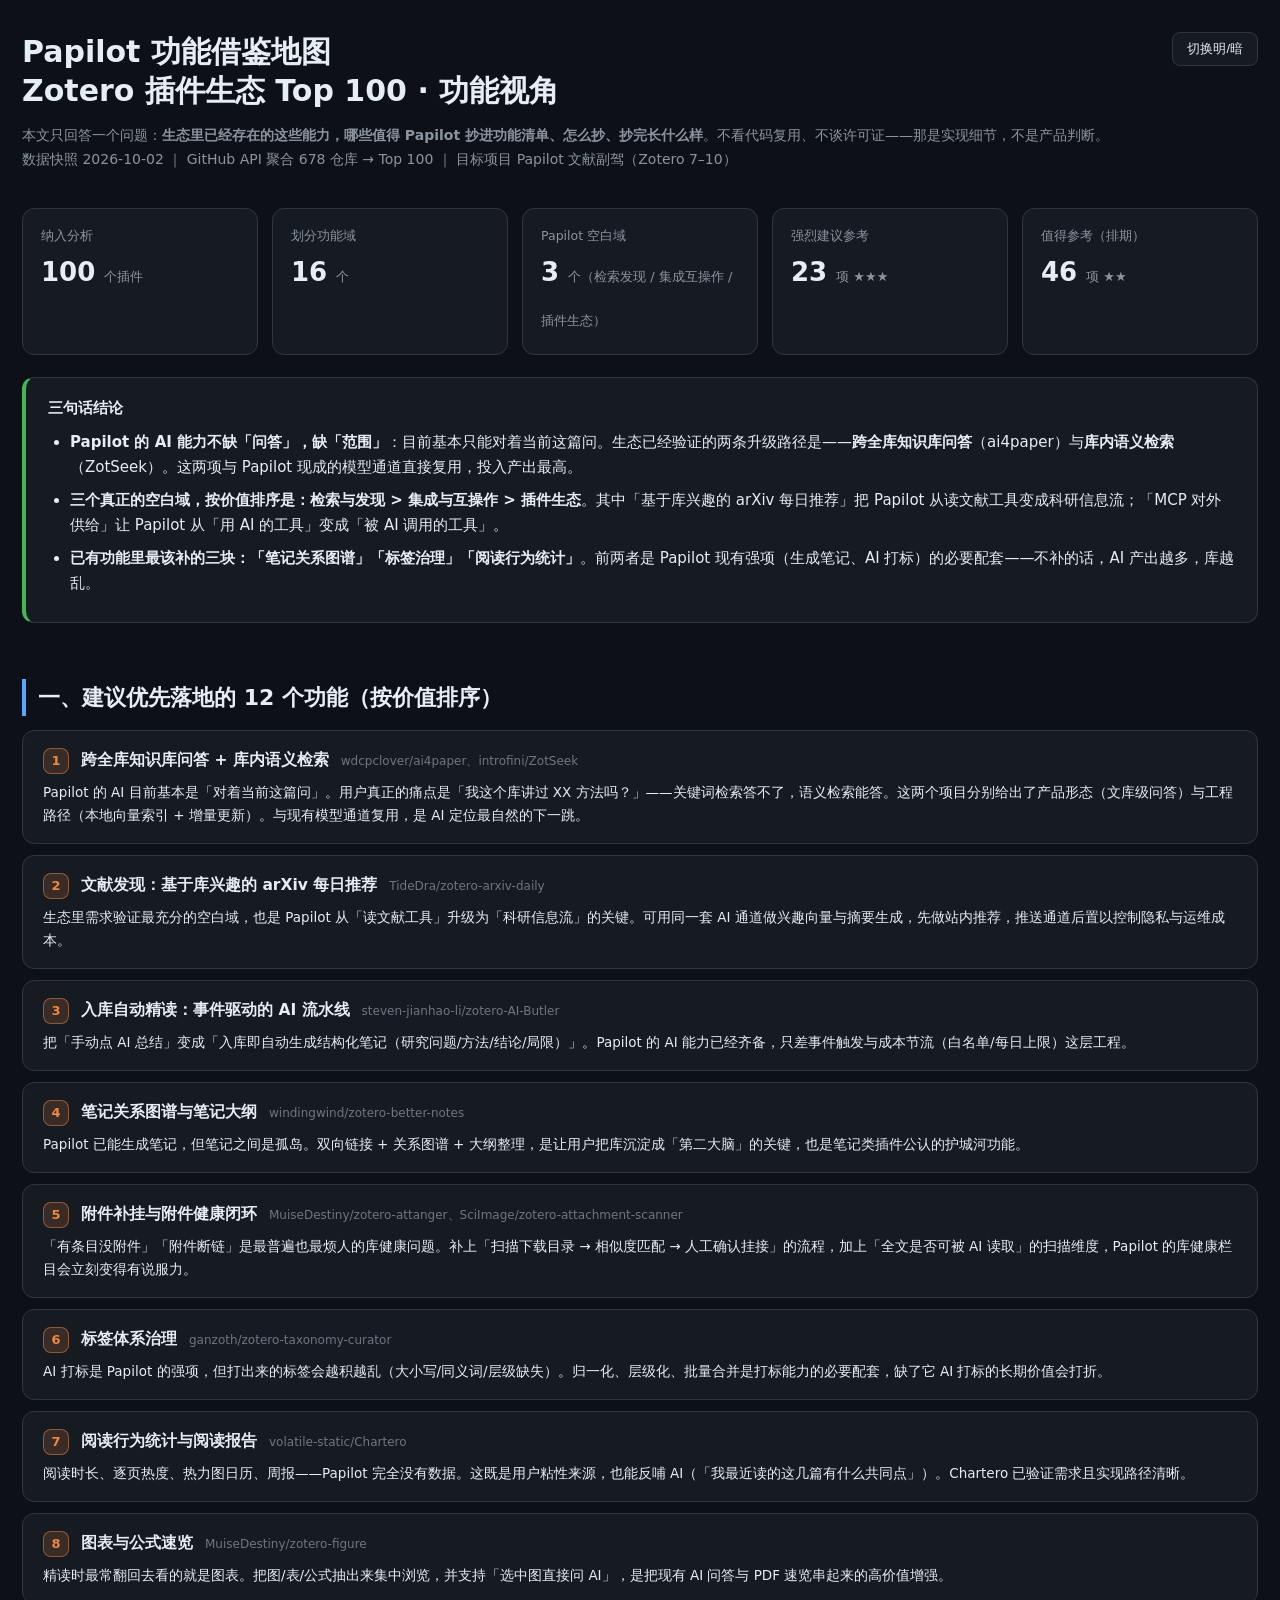
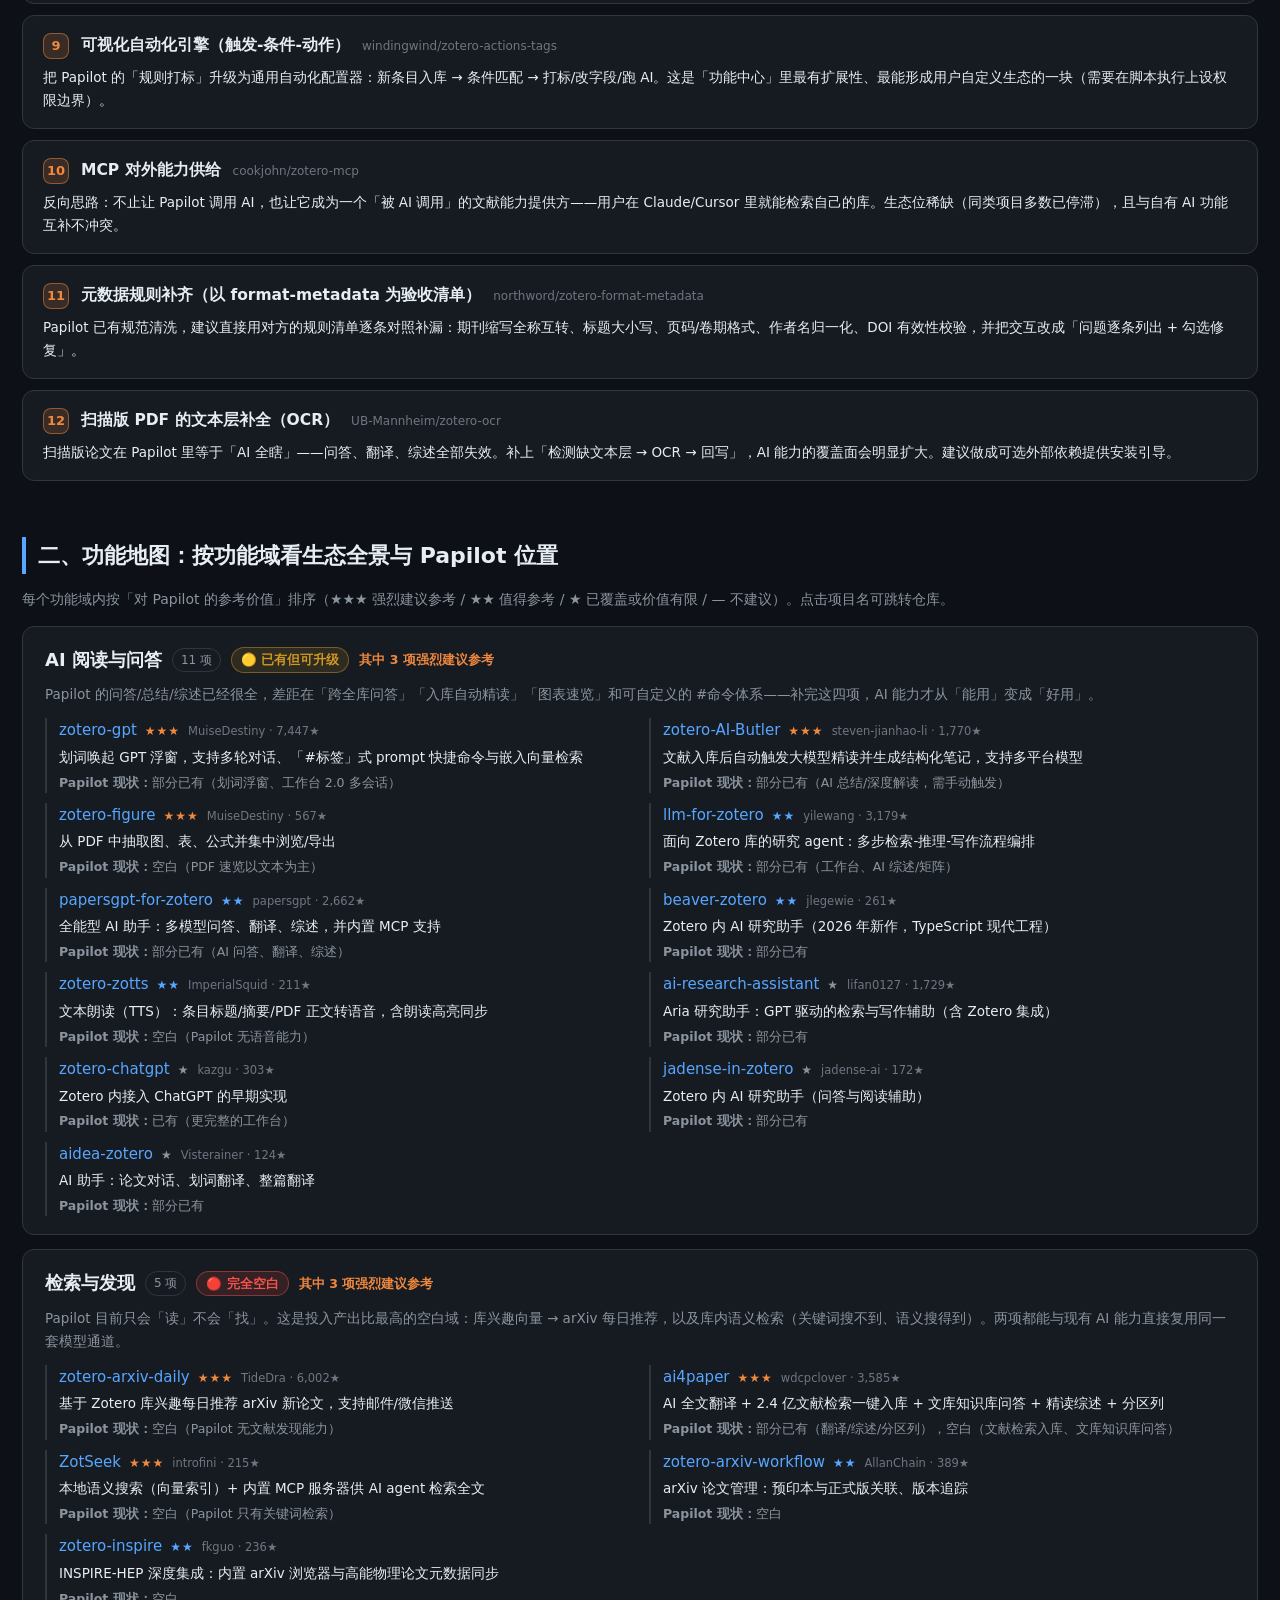
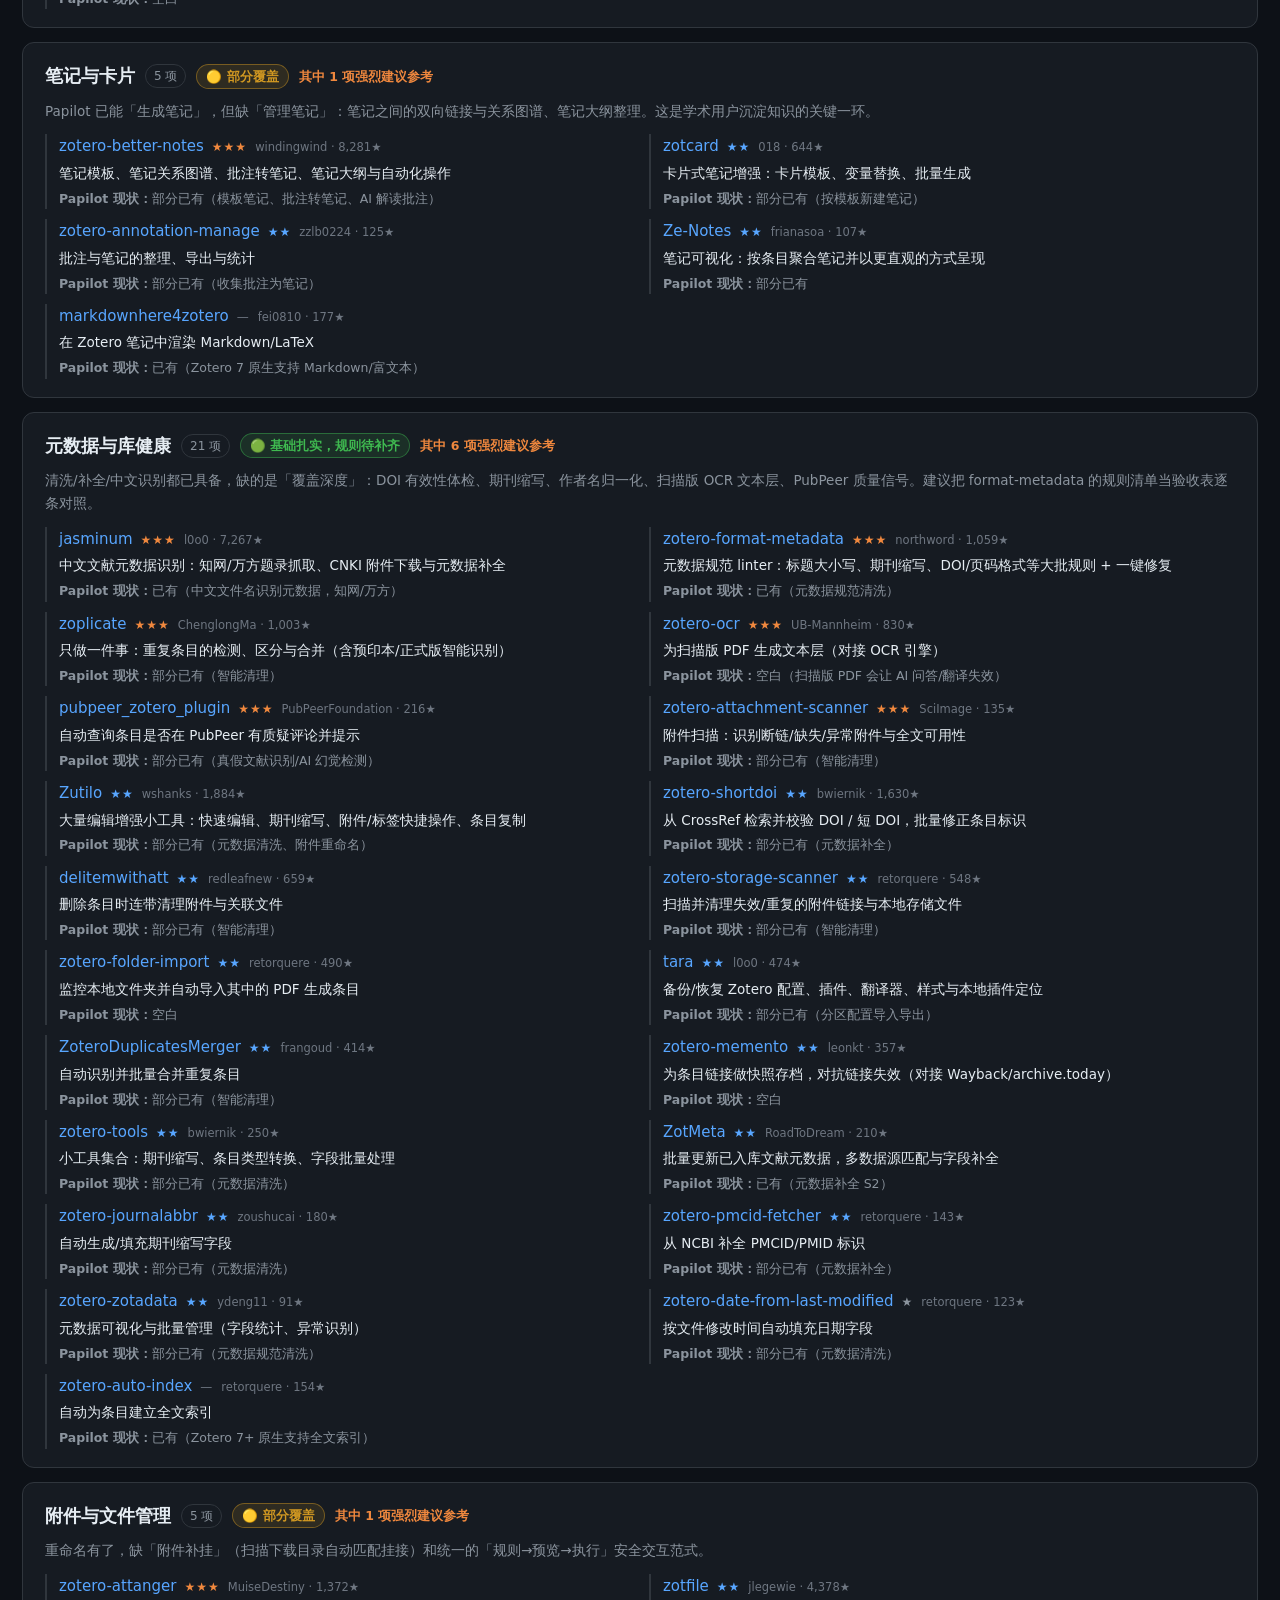
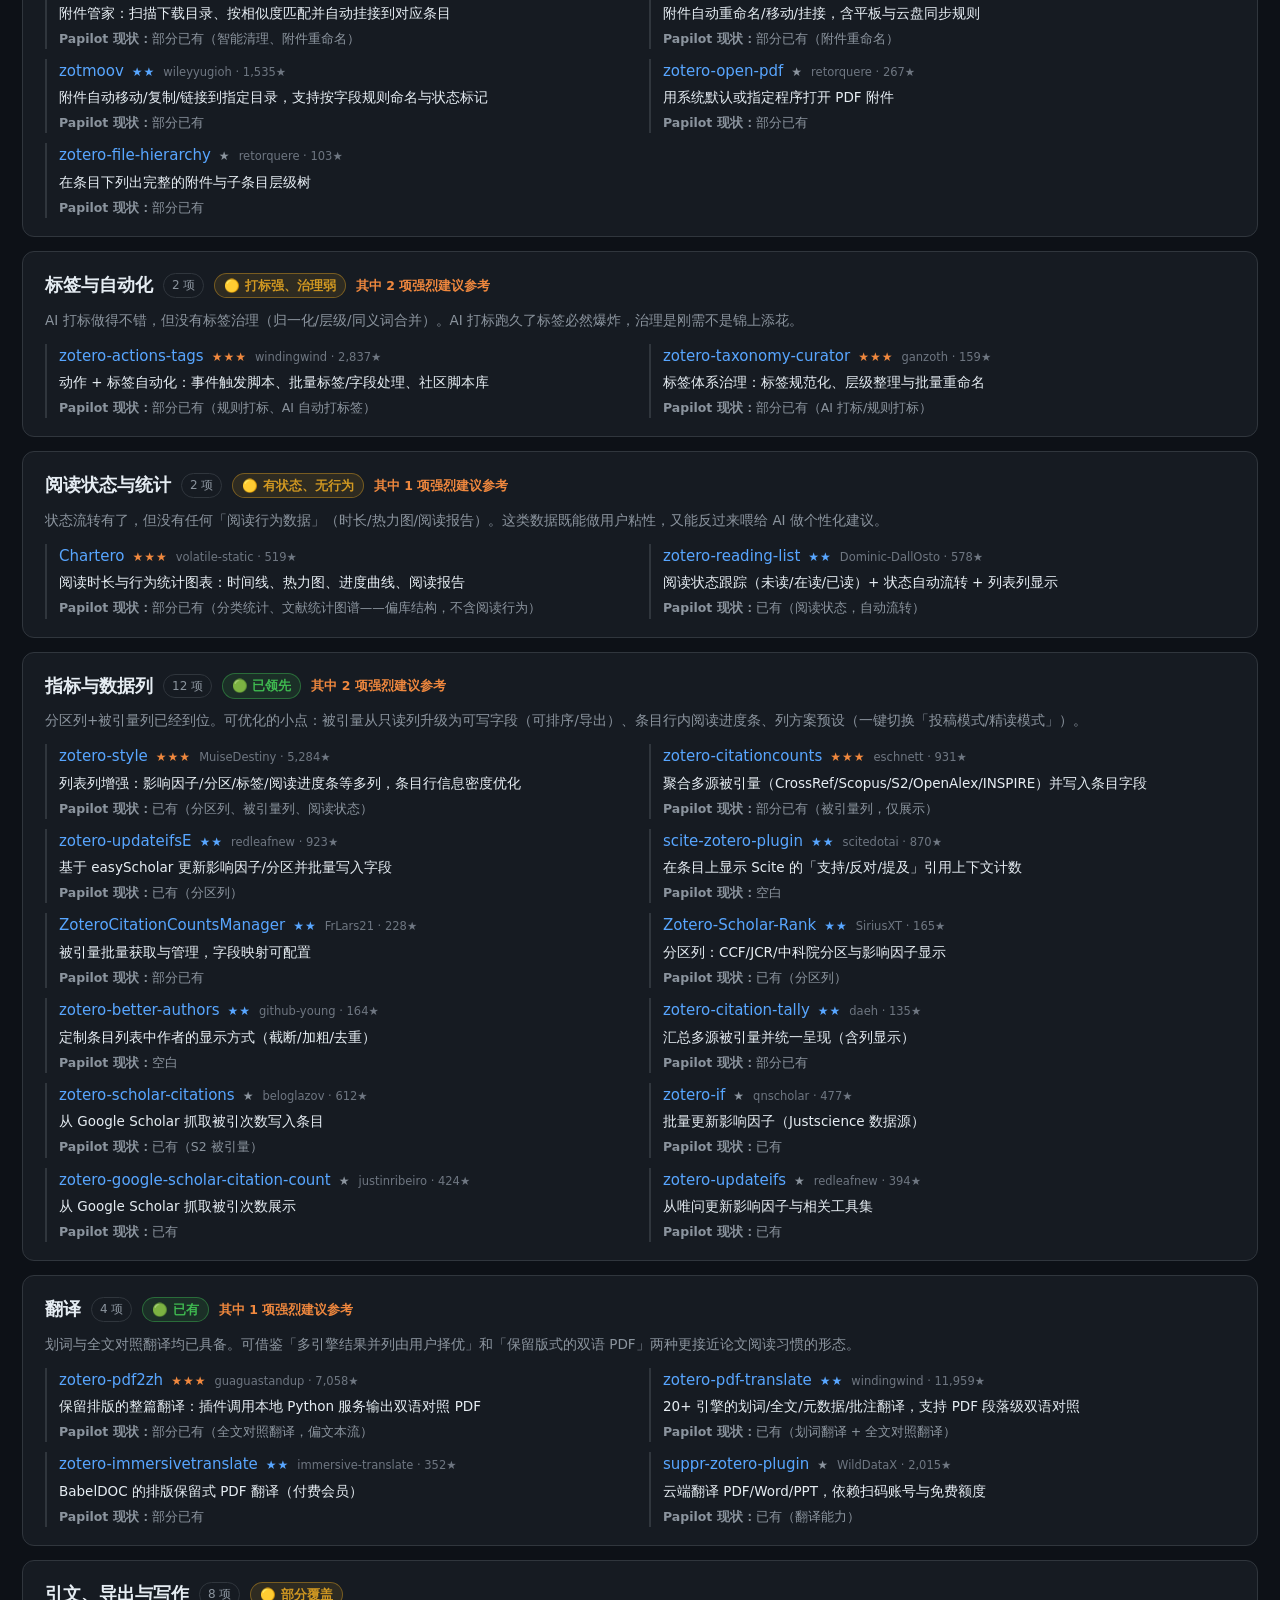
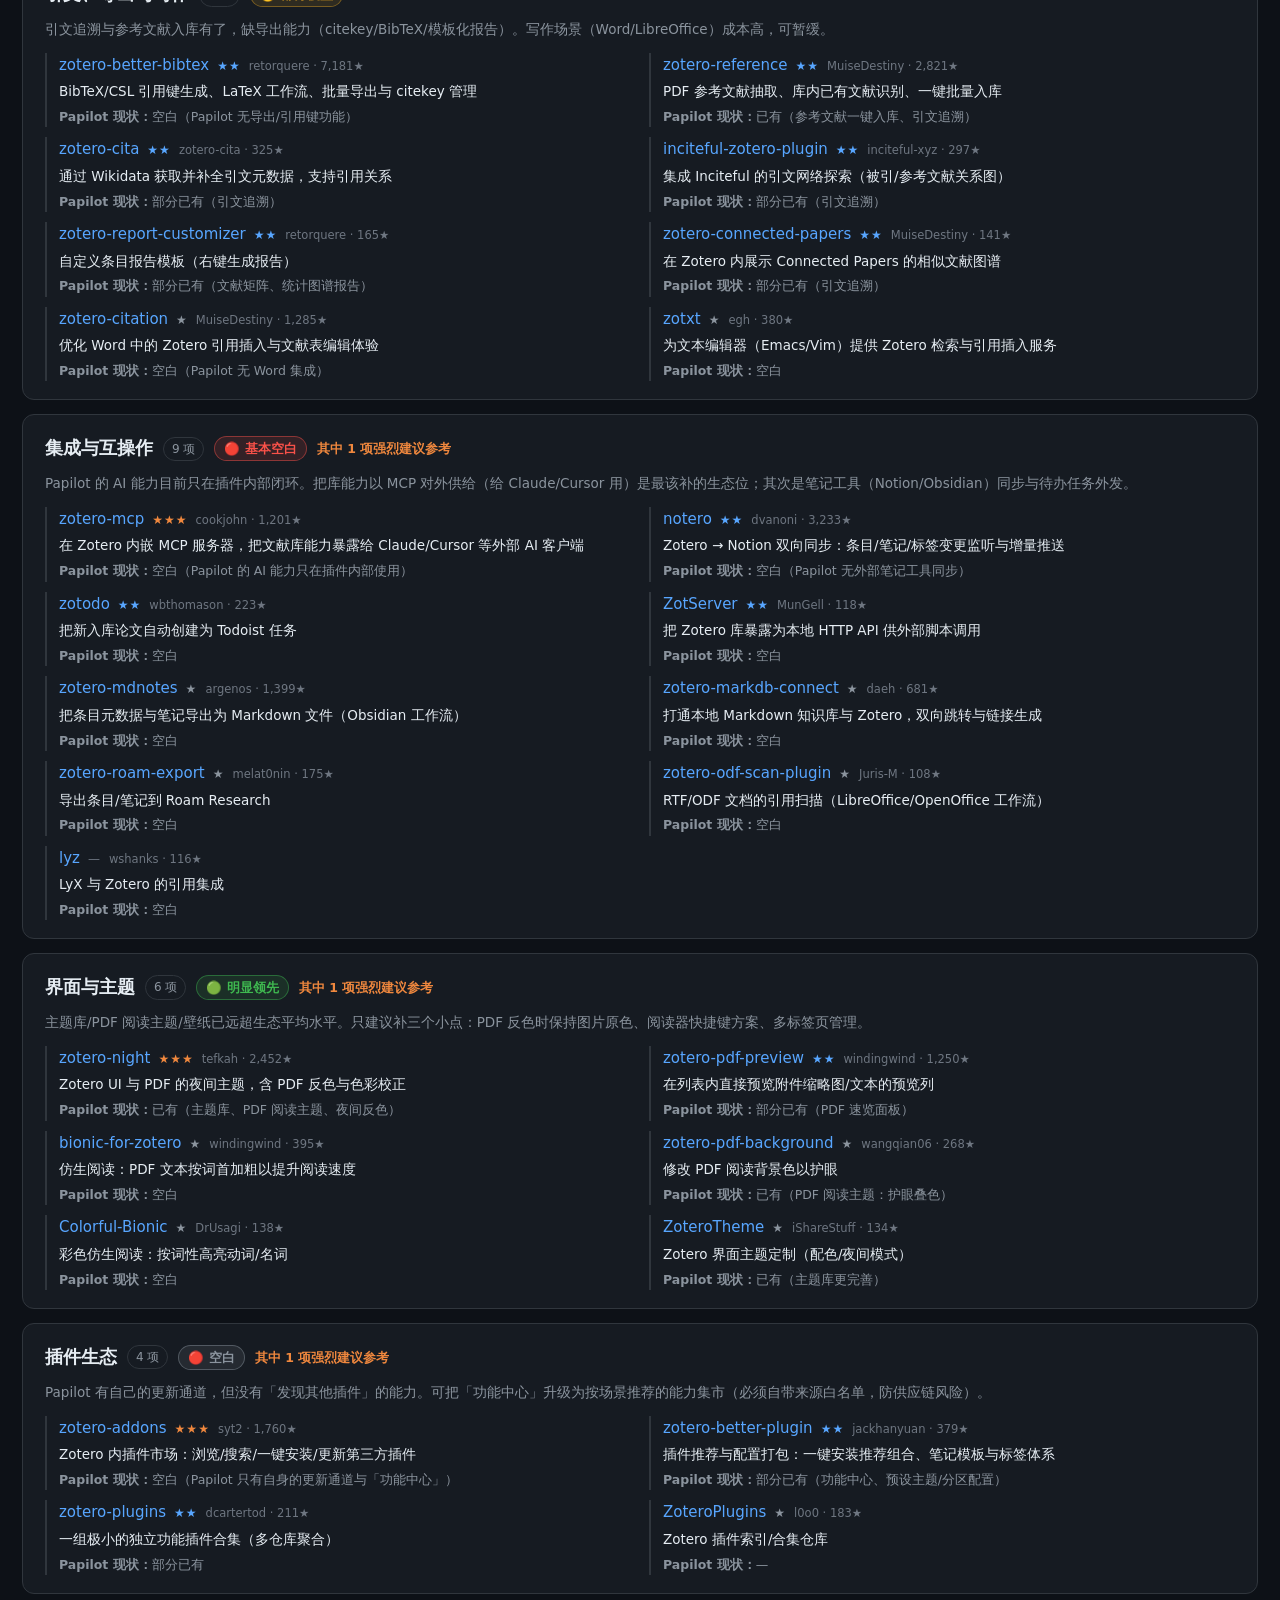
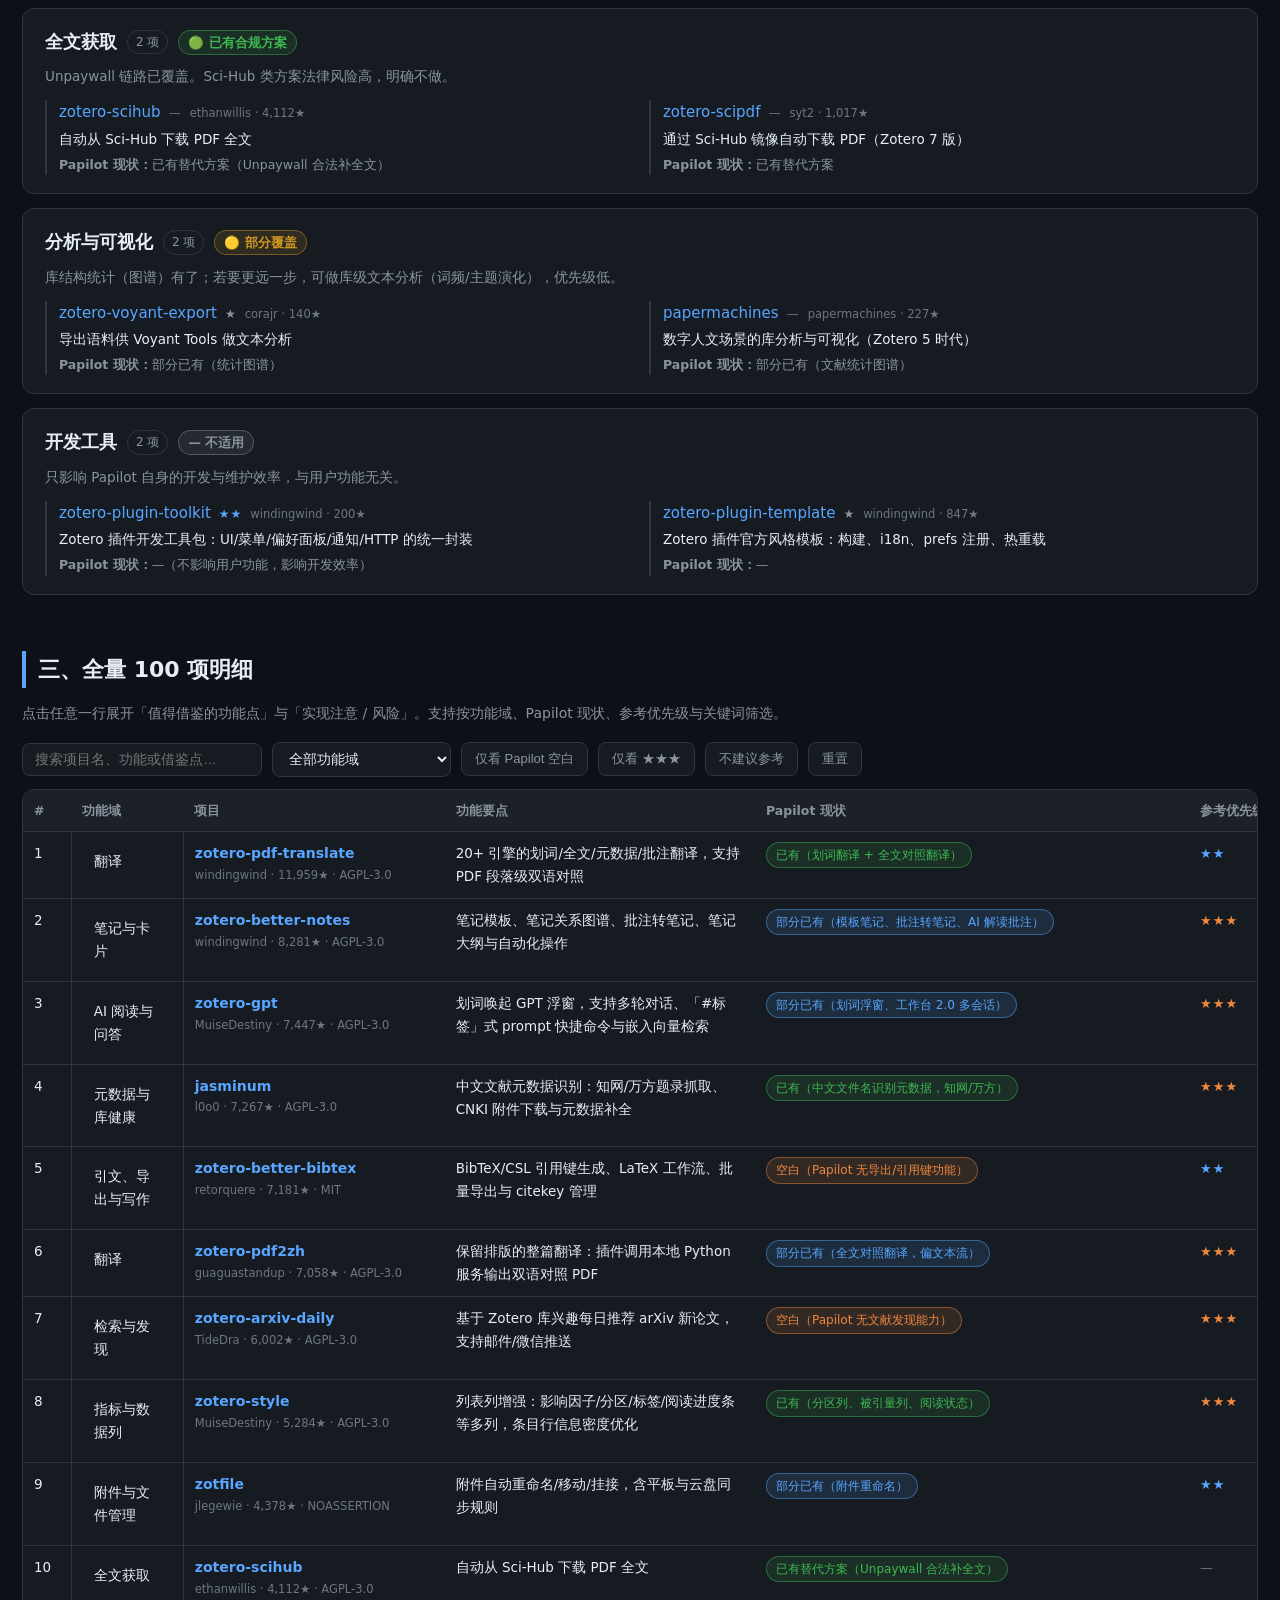
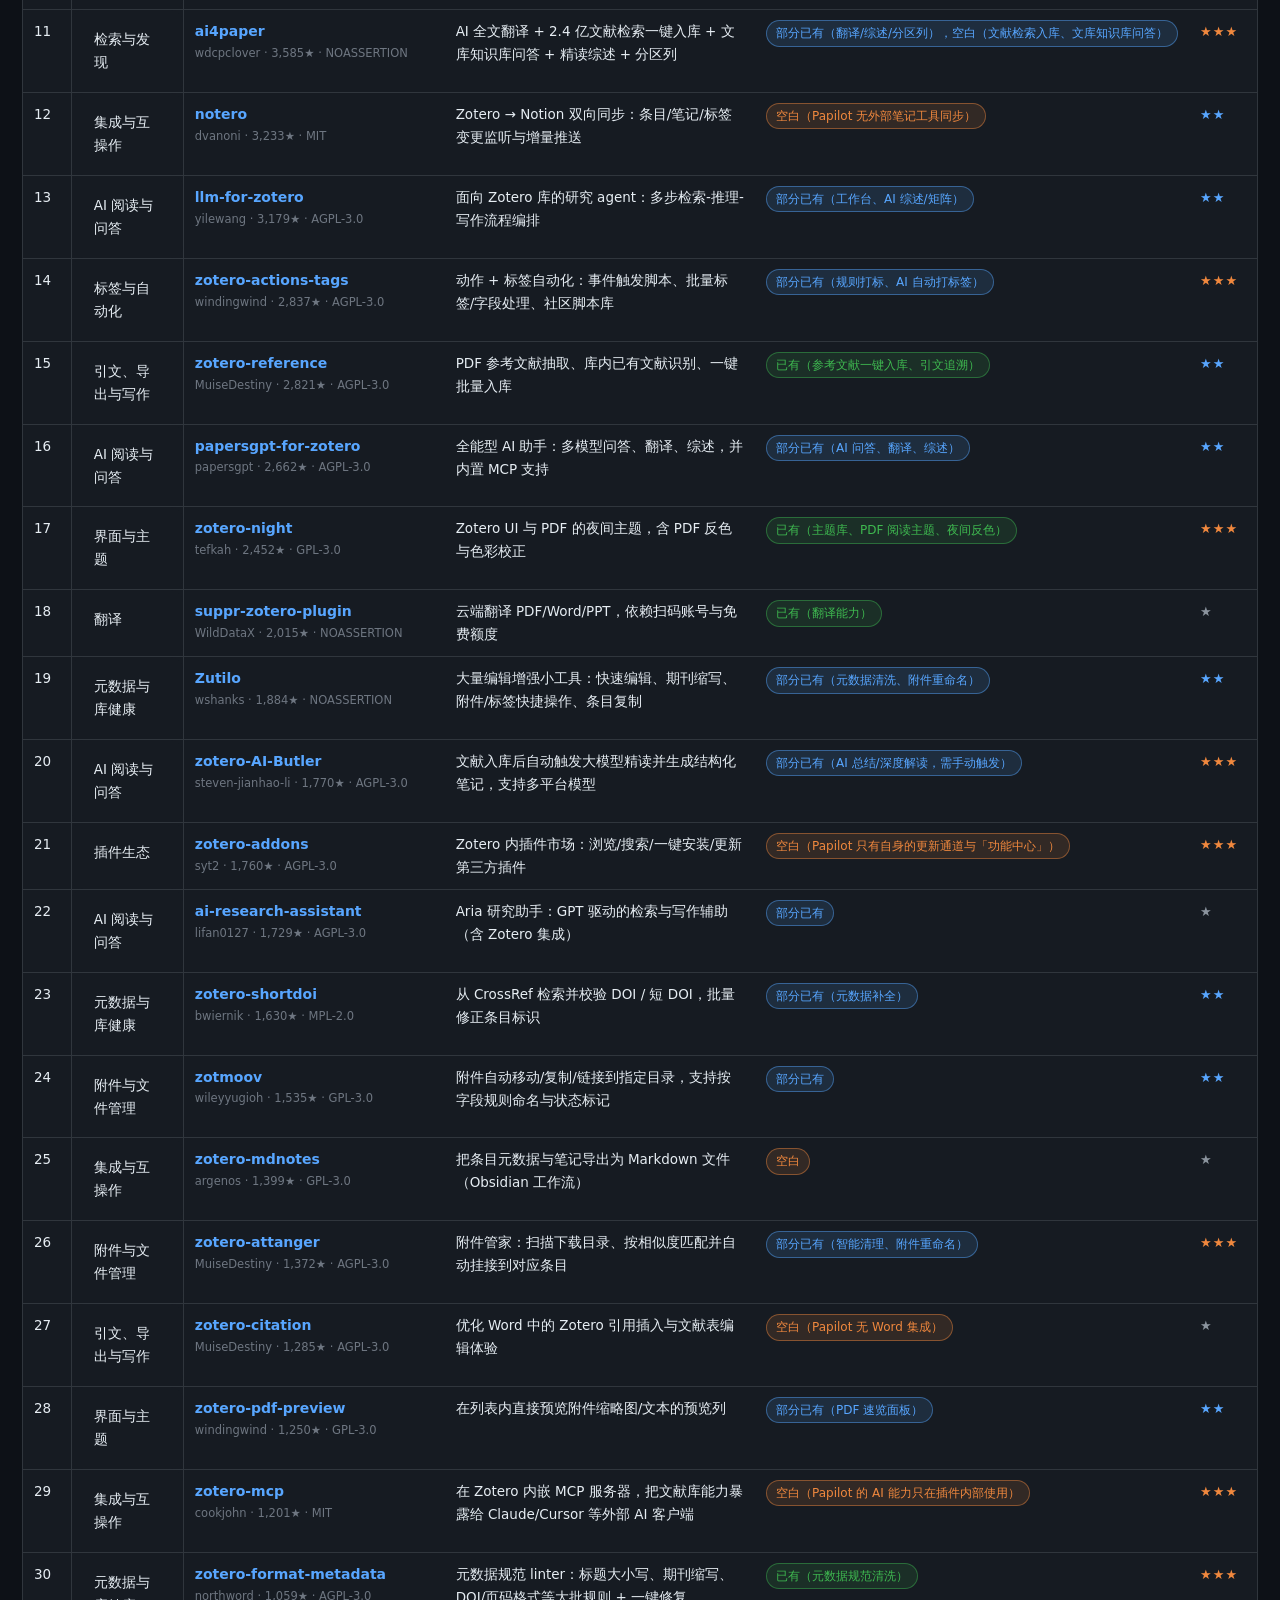
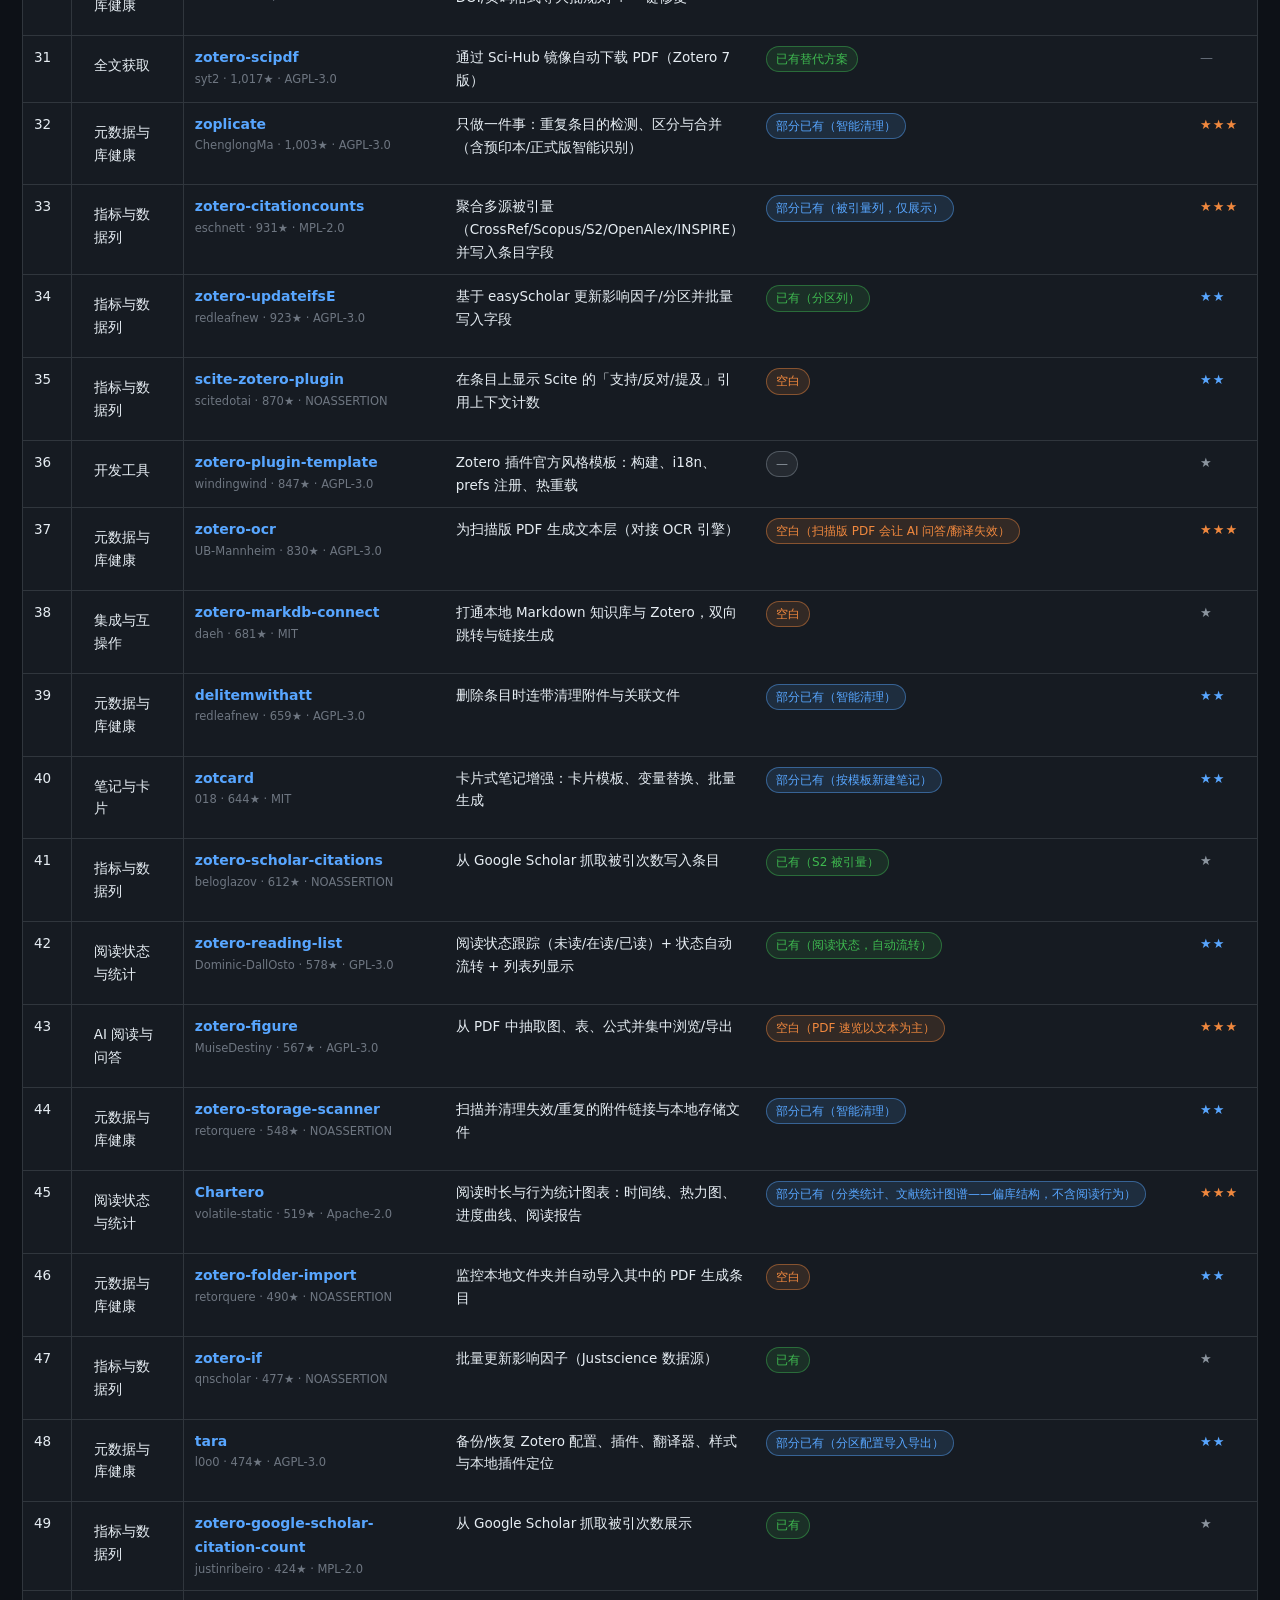
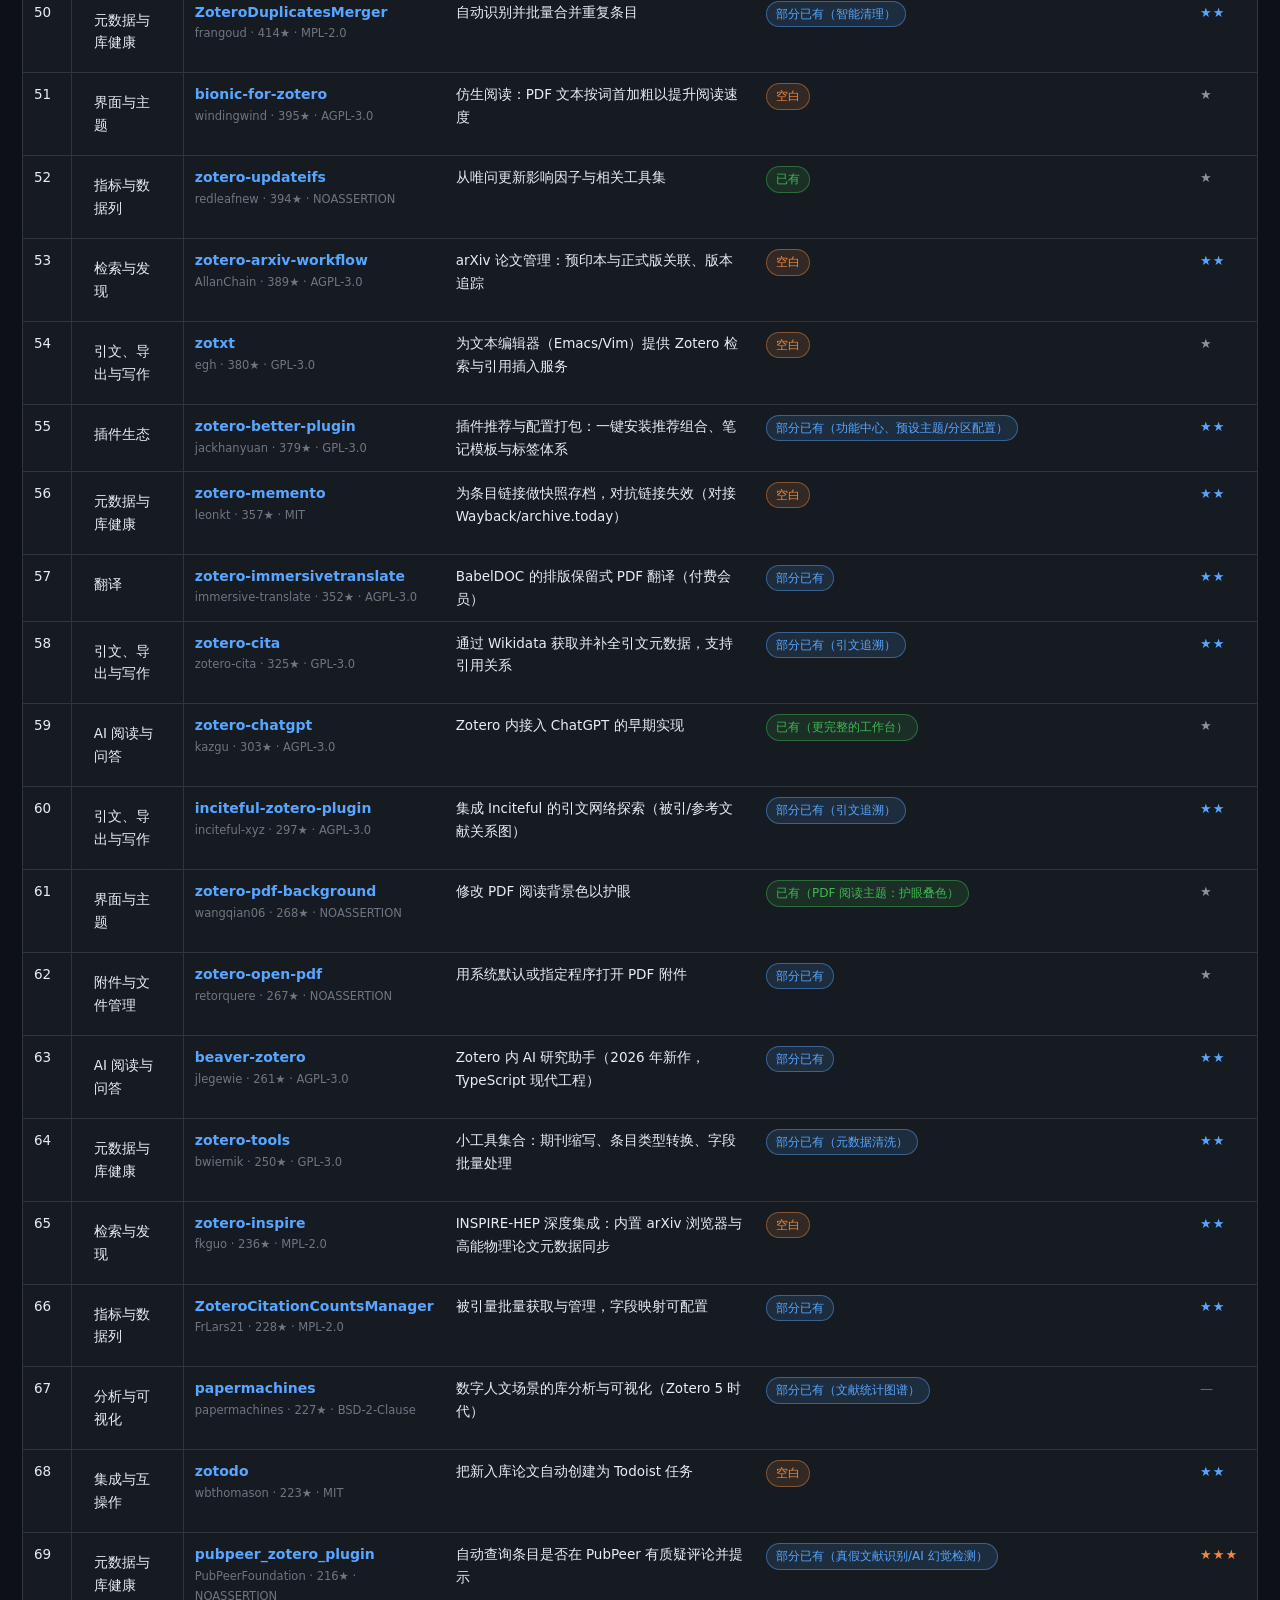
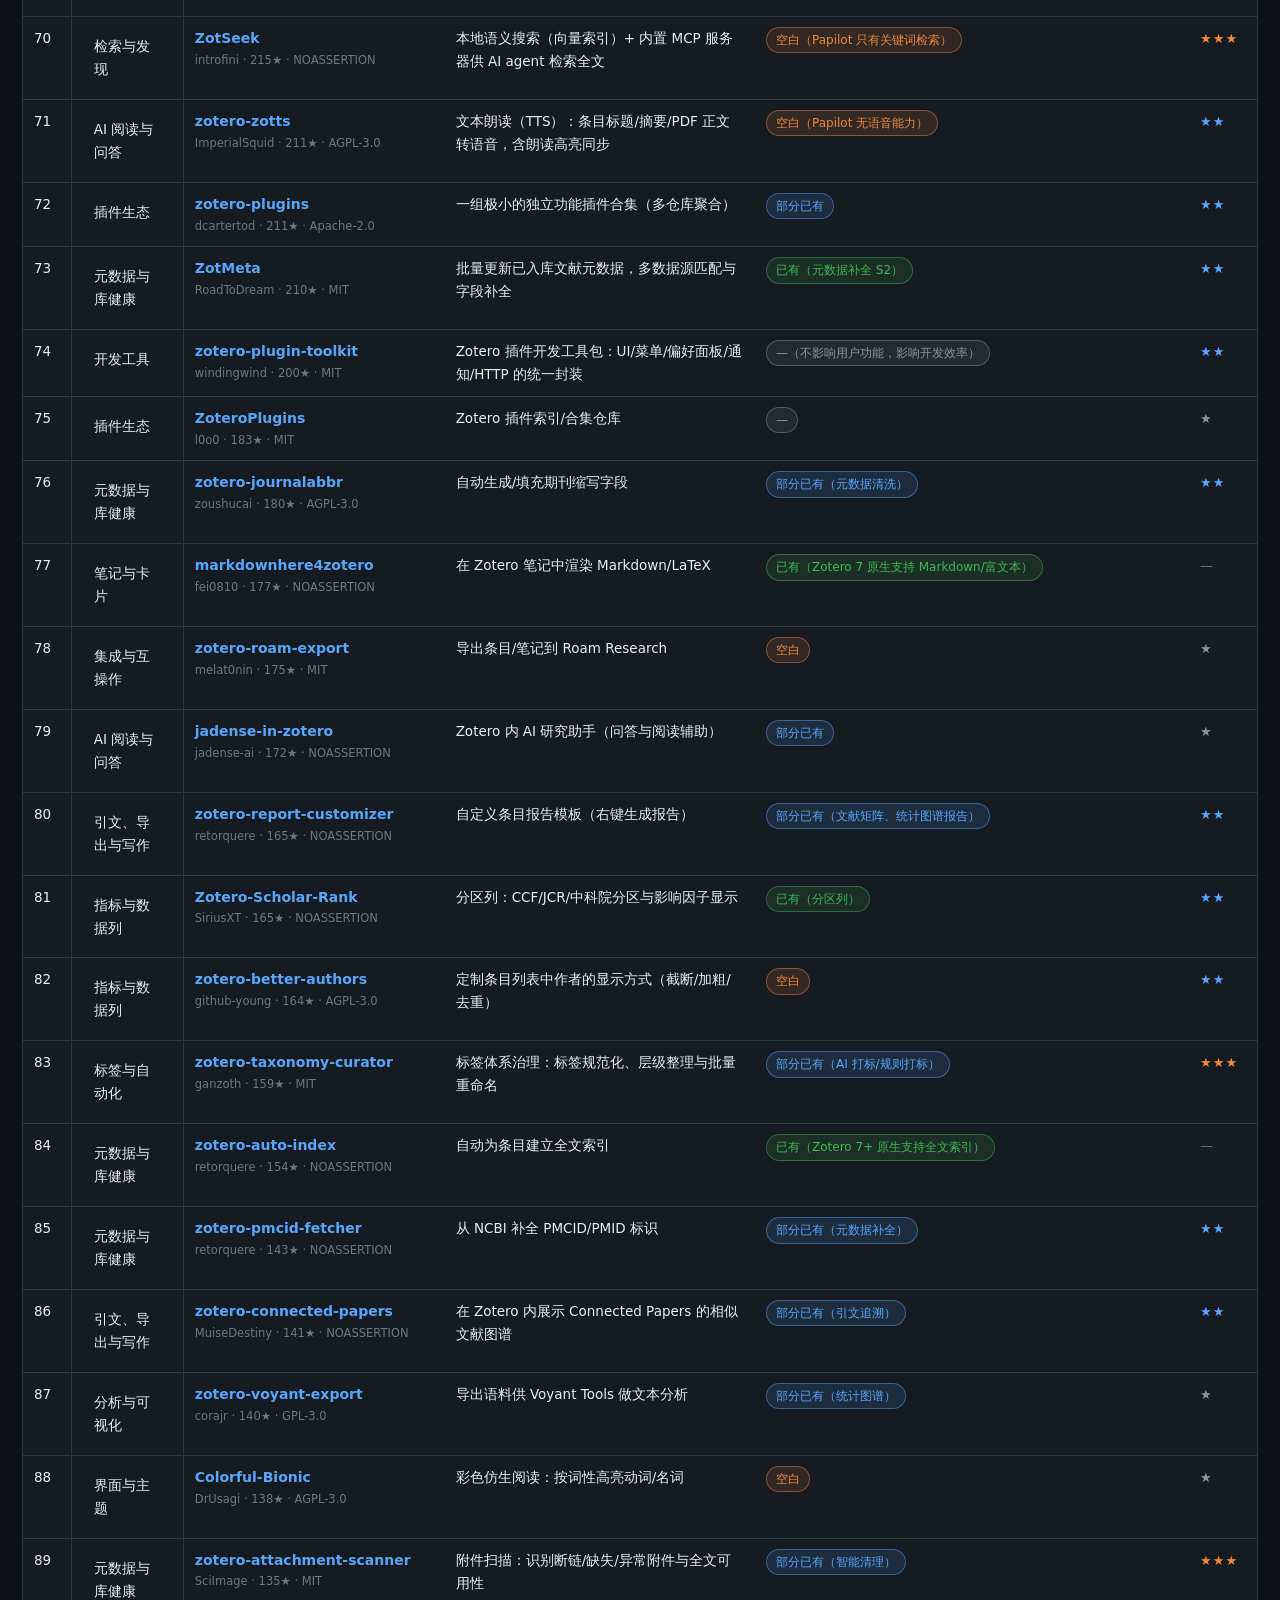
<file: docs/Papilot-功能借鉴地图-Zotero插件Top100.html>
<!DOCTYPE html>
<html lang="zh-CN" data-theme="dark">
<head>
<meta charset="utf-8"><meta name="viewport" content="width=device-width,initial-scale=1">
<title>Papilot 功能借鉴地图 · Zotero 插件生态 Top 100</title>
<style>
:root{--bg:#0d1117;--panel:#161b22;--panel2:#1c2129;--line:#30363d;--fg:#e6edf3;--dim:#8b949e;--dim2:#6e7681;--accent:#58a6ff;--green:#3fb950;--orange:#f0883e;--red:#f85149}
html[data-theme="light"]{--bg:#f6f8fa;--panel:#fff;--panel2:#eef1f4;--line:#d0d7de;--fg:#1f2328;--dim:#59636e;--dim2:#818b98;--accent:#0969da}
*{box-sizing:border-box}
body{margin:0;background:var(--bg);color:var(--fg);font:15px/1.7 -apple-system,"Segoe UI","Microsoft YaHei",system-ui,sans-serif}
.wrap{max-width:1400px;margin:0 auto;padding:32px 22px 90px}
h1{font-size:30px;line-height:1.3;margin:0 0 10px}
h2{font-size:22px;margin:56px 0 14px;padding-left:12px;border-left:4px solid var(--accent)}
h4{margin:0;font-size:15.5px}
a{color:var(--accent);text-decoration:none}a:hover{text-decoration:underline}
.sub{color:var(--dim);font-size:14px}
.top{display:flex;justify-content:space-between;gap:20px;flex-wrap:wrap;align-items:flex-start}
.toggle{background:var(--panel);border:1px solid var(--line);color:var(--fg);padding:7px 14px;border-radius:8px;cursor:pointer;font-size:13px}
.cards{display:grid;grid-template-columns:repeat(auto-fit,minmax(200px,1fr));gap:14px;margin:22px 0}
.card{background:var(--panel);border:1px solid var(--line);border-radius:12px;padding:16px 18px}
.card .k{color:var(--dim);font-size:12.5px}.card .v{font-size:26px;font-weight:600;margin-top:4px}.card .v small{font-size:13px;color:var(--dim);font-weight:400}
.tldr{background:var(--panel);border:1px solid var(--line);border-left:4px solid var(--green);border-radius:12px;padding:18px 22px}
.tldr ul{margin:8px 0 0;padding-left:22px}.tldr li{margin:7px 0}
.panel{background:var(--panel);border:1px solid var(--line);border-radius:12px;padding:18px 20px;margin:14px 0}
.dom{background:var(--panel);border:1px solid var(--line);border-radius:12px;padding:18px 22px;margin:14px 0}
.dom header h3{margin:0;display:flex;align-items:center;gap:10px;flex-wrap:wrap;font-size:18px}
.dcount{font-size:12px;color:var(--dim);font-weight:400;border:1px solid var(--line);padding:1px 8px;border-radius:20px}
.dverdict{font-size:12.5px;color:var(--c);border:1px solid color-mix(in srgb,var(--c) 45%,transparent);background:color-mix(in srgb,var(--c) 13%,transparent);padding:1px 9px;border-radius:20px}
.dhi{font-size:12.5px;color:var(--orange)}
.dadvice{color:var(--dim);font-size:13.5px;margin:8px 0 12px}
.dlist{list-style:none;margin:0;padding:0;display:grid;grid-template-columns:1fr 1fr;gap:10px 18px}
@media(max-width:1000px){.dlist{grid-template-columns:1fr}}
.ditem{border-left:2px solid var(--line);padding-left:12px}
.dh{display:flex;gap:8px;align-items:baseline;flex-wrap:wrap}
.dstar{color:var(--c);font-size:12px;letter-spacing:1px}
.downer{color:var(--dim2);font-size:11.5px}
.dfunc{margin:2px 0 3px;font-size:13.5px}
.dpp{margin:0;font-size:12.5px;color:var(--dim)}
.t12{counter-reset:t;list-style:none;padding:0;margin:0}
.t12>li{background:var(--panel);border:1px solid var(--line);border-radius:12px;padding:16px 20px;margin:11px 0}
.t12h{display:flex;gap:12px;align-items:baseline;flex-wrap:wrap}
.t12n{display:inline-flex;width:26px;height:26px;align-items:center;justify-content:center;border-radius:8px;background:color-mix(in srgb,var(--orange) 16%,transparent);border:1px solid color-mix(in srgb,var(--orange) 50%,transparent);color:var(--orange);font-weight:700;font-size:13px;flex:0 0 auto}
.t12src{color:var(--dim2);font-size:12px}
.t12 p{margin:7px 0 0;font-size:13.5px}
.tblwrap{overflow-x:auto;background:var(--panel);border:1px solid var(--line);border-radius:12px}
table{width:100%;border-collapse:collapse;font-size:13.5px}
th,td{padding:10px 11px;text-align:left;border-bottom:1px solid var(--line);vertical-align:top}
th{background:var(--panel2);position:sticky;top:0;z-index:2;font-size:12.5px;color:var(--dim);white-space:nowrap;cursor:pointer;user-select:none}
th.no{cursor:default}
tbody tr.main{cursor:pointer}tbody tr.main:hover{background:var(--panel2)}
tr.detail{display:none}tr.detail.open{display:table-row}
tr.detail td{background:var(--panel2);padding:14px 16px}
.dgrid{display:grid;grid-template-columns:1fr 1fr;gap:14px}
@media(max-width:860px){.dgrid{grid-template-columns:1fr}}
.dbox h5{margin:0 0 5px;font-size:12.5px;color:var(--green);letter-spacing:.4px}
.dbox.warn h5{color:var(--orange)}
.dbox p{margin:0;font-size:13.5px}
.dmeta{margin-top:11px;font-size:12.5px;color:var(--dim)}
.repo{min-width:190px}.repo a{font-weight:600;font-size:14px}.owner{display:block;color:var(--dim2);font-size:11.5px}
.dom{min-width:112px;color:var(--fg)}.func{max-width:420px}
.num{font-variant-numeric:tabular-nums;white-space:nowrap}
.chip{display:inline-block;padding:2px 9px;border-radius:20px;font-size:12px;color:var(--c);border:1px solid color-mix(in srgb,var(--c) 45%,transparent);background:color-mix(in srgb,var(--c) 13%,transparent);white-space:nowrap}
.valcell{white-space:nowrap}
.val{color:var(--c);font-size:13px;letter-spacing:1px}
.tools{display:flex;gap:10px;flex-wrap:wrap;align-items:center;margin:16px 0 12px}
.tools input,.tools select{background:var(--panel);border:1px solid var(--line);color:var(--fg);padding:8px 12px;border-radius:8px;font-size:13.5px}
.tools input{min-width:240px}
.fbtn{background:var(--panel);border:1px solid var(--line);color:var(--dim);padding:7px 13px;border-radius:8px;cursor:pointer;font-size:13px}
.fbtn.on{border-color:var(--accent);color:var(--accent);background:color-mix(in srgb,var(--accent) 12%,transparent)}
.note{background:color-mix(in srgb,var(--accent) 8%,transparent);border:1px solid color-mix(in srgb,var(--accent) 30%,transparent);border-radius:10px;padding:14px 18px;font-size:13.5px}
code{background:var(--panel2);padding:1px 6px;border-radius:5px;font-size:13px}
footer{margin-top:60px;padding-top:18px;border-top:1px solid var(--line);color:var(--dim2);font-size:12.5px}
</style></head>
<body><div class="wrap">
<div class="top">
<div><h1>Papilot 功能借鉴地图<br>Zotero 插件生态 Top 100 · 功能视角</h1>
<p class="sub">本文只回答一个问题：<b>生态里已经存在的这些能力，哪些值得 Papilot 抄进功能清单、怎么抄、抄完长什么样</b>。不看代码复用、不谈许可证——那是实现细节，不是产品判断。<br>数据快照 2026-10-02 ｜ GitHub API 聚合 678 仓库 → Top 100 ｜ 目标项目 Papilot 文献副驾（Zotero 7–10）</p></div>
<button class="toggle" onclick="var h=document.documentElement;h.dataset.theme=h.dataset.theme==='dark'?'light':'dark'">切换明/暗</button>
</div>

<div class="cards">
<div class="card"><div class="k">纳入分析</div><div class="v">100 <small>个插件</small></div></div>
<div class="card"><div class="k">划分功能域</div><div class="v">16 <small>个</small></div></div>
<div class="card"><div class="k">Papilot 空白域</div><div class="v">3 <small>个（检索发现 / 集成互操作 / 插件生态）</small></div></div>
<div class="card"><div class="k">强烈建议参考</div><div class="v">23 <small>项 ★★★</small></div></div>
<div class="card"><div class="k">值得参考（排期）</div><div class="v">46 <small>项 ★★</small></div></div>
</div>

<div class="tldr"><b>三句话结论</b>
<ul>
<li><b>Papilot 的 AI 能力不缺「问答」，缺「范围」</b>：目前基本只能对着当前这篇问。生态已经验证的两条升级路径是——<b>跨全库知识库问答</b>（ai4paper）与<b>库内语义检索</b>（ZotSeek）。这两项与 Papilot 现成的模型通道直接复用，投入产出最高。</li>
<li><b>三个真正的空白域，按价值排序是：检索与发现 &gt; 集成与互操作 &gt; 插件生态</b>。其中「基于库兴趣的 arXiv 每日推荐」把 Papilot 从读文献工具变成科研信息流；「MCP 对外供给」让 Papilot 从「用 AI 的工具」变成「被 AI 调用的工具」。</li>
<li><b>已有功能里最该补的三块：「笔记关系图谱」「标签治理」「阅读行为统计」</b>。前两者是 Papilot 现有强项（生成笔记、AI 打标）的必要配套——不补的话，AI 产出越多，库越乱。</li>
</ul></div>

<h2>一、建议优先落地的 12 个功能（按价值排序）</h2>
<ol class="t12"><li><div class="t12h"><span class="t12n">1</span><h4>跨全库知识库问答 + 库内语义检索</h4><span class="t12src">wdcpclover/ai4paper、introfini/ZotSeek</span></div><p>Papilot 的 AI 目前基本是「对着当前这篇问」。用户真正的痛点是「我这个库讲过 XX 方法吗？」——关键词检索答不了，语义检索能答。这两个项目分别给出了产品形态（文库级问答）与工程路径（本地向量索引 + 增量更新）。与现有模型通道复用，是 AI 定位最自然的下一跳。</p></li><li><div class="t12h"><span class="t12n">2</span><h4>文献发现：基于库兴趣的 arXiv 每日推荐</h4><span class="t12src">TideDra/zotero-arxiv-daily</span></div><p>生态里需求验证最充分的空白域，也是 Papilot 从「读文献工具」升级为「科研信息流」的关键。可用同一套 AI 通道做兴趣向量与摘要生成，先做站内推荐，推送通道后置以控制隐私与运维成本。</p></li><li><div class="t12h"><span class="t12n">3</span><h4>入库自动精读：事件驱动的 AI 流水线</h4><span class="t12src">steven-jianhao-li/zotero-AI-Butler</span></div><p>把「手动点 AI 总结」变成「入库即自动生成结构化笔记（研究问题/方法/结论/局限）」。Papilot 的 AI 能力已经齐备，只差事件触发与成本节流（白名单/每日上限）这层工程。</p></li><li><div class="t12h"><span class="t12n">4</span><h4>笔记关系图谱与笔记大纲</h4><span class="t12src">windingwind/zotero-better-notes</span></div><p>Papilot 已能生成笔记，但笔记之间是孤岛。双向链接 + 关系图谱 + 大纲整理，是让用户把库沉淀成「第二大脑」的关键，也是笔记类插件公认的护城河功能。</p></li><li><div class="t12h"><span class="t12n">5</span><h4>附件补挂与附件健康闭环</h4><span class="t12src">MuiseDestiny/zotero-attanger、SciImage/zotero-attachment-scanner</span></div><p>「有条目没附件」「附件断链」是最普遍也最烦人的库健康问题。补上「扫描下载目录 → 相似度匹配 → 人工确认挂接」的流程，加上「全文是否可被 AI 读取」的扫描维度，Papilot 的库健康栏目会立刻变得有说服力。</p></li><li><div class="t12h"><span class="t12n">6</span><h4>标签体系治理</h4><span class="t12src">ganzoth/zotero-taxonomy-curator</span></div><p>AI 打标是 Papilot 的强项，但打出来的标签会越积越乱（大小写/同义词/层级缺失）。归一化、层级化、批量合并是打标能力的必要配套，缺了它 AI 打标的长期价值会打折。</p></li><li><div class="t12h"><span class="t12n">7</span><h4>阅读行为统计与阅读报告</h4><span class="t12src">volatile-static/Chartero</span></div><p>阅读时长、逐页热度、热力图日历、周报——Papilot 完全没有数据。这既是用户粘性来源，也能反哺 AI（「我最近读的这几篇有什么共同点」）。Chartero 已验证需求且实现路径清晰。</p></li><li><div class="t12h"><span class="t12n">8</span><h4>图表与公式速览</h4><span class="t12src">MuiseDestiny/zotero-figure</span></div><p>精读时最常翻回去看的就是图表。把图/表/公式抽出来集中浏览，并支持「选中图直接问 AI」，是把现有 AI 问答与 PDF 速览串起来的高价值增强。</p></li><li><div class="t12h"><span class="t12n">9</span><h4>可视化自动化引擎（触发-条件-动作）</h4><span class="t12src">windingwind/zotero-actions-tags</span></div><p>把 Papilot 的「规则打标」升级为通用自动化配置器：新条目入库 → 条件匹配 → 打标/改字段/跑 AI。这是「功能中心」里最有扩展性、最能形成用户自定义生态的一块（需要在脚本执行上设权限边界）。</p></li><li><div class="t12h"><span class="t12n">10</span><h4>MCP 对外能力供给</h4><span class="t12src">cookjohn/zotero-mcp</span></div><p>反向思路：不止让 Papilot 调用 AI，也让它成为一个「被 AI 调用」的文献能力提供方——用户在 Claude/Cursor 里就能检索自己的库。生态位稀缺（同类项目多数已停滞），且与自有 AI 功能互补不冲突。</p></li><li><div class="t12h"><span class="t12n">11</span><h4>元数据规则补齐（以 format-metadata 为验收清单）</h4><span class="t12src">northword/zotero-format-metadata</span></div><p>Papilot 已有规范清洗，建议直接用对方的规则清单逐条对照补漏：期刊缩写全称互转、标题大小写、页码/卷期格式、作者名归一化、DOI 有效性校验，并把交互改成「问题逐条列出 + 勾选修复」。</p></li><li><div class="t12h"><span class="t12n">12</span><h4>扫描版 PDF 的文本层补全（OCR）</h4><span class="t12src">UB-Mannheim/zotero-ocr</span></div><p>扫描版论文在 Papilot 里等于「AI 全瞎」——问答、翻译、综述全部失效。补上「检测缺文本层 → OCR → 回写」，AI 能力的覆盖面会明显扩大。建议做成可选外部依赖提供安装引导。</p></li></ol>

<h2>二、功能地图：按功能域看生态全景与 Papilot 位置</h2>
<p class="sub">每个功能域内按「对 Papilot 的参考价值」排序（★★★ 强烈建议参考 / ★★ 值得参考 / ★ 已覆盖或价值有限 / — 不建议）。点击项目名可跳转仓库。</p>
<section class="dom">
<header><h3>AI 阅读与问答<span class="dcount">11 项</span><span class="dverdict" style="--c:#d29922">🟡 已有但可升级</span><span class="dhi">其中 3 项强烈建议参考</span></h3>
<p class="dadvice">Papilot 的问答/总结/综述已经很全，差距在「跨全库问答」「入库自动精读」「图表速览」和可自定义的 #命令体系——补完这四项，AI 能力才从「能用」变成「好用」。</p></header>
<ul class="dlist"><li class="ditem"><div class="dh"><a href="https://github.com/MuiseDestiny/zotero-gpt" target="_blank" rel="noopener">zotero-gpt</a>
<span class="dstar" style="--c:#f0883e">★★★</span><span class="downer">MuiseDestiny · 7,447★</span></div>
<p class="dfunc">划词唤起 GPT 浮窗，支持多轮对话、「#标签」式 prompt 快捷命令与嵌入向量检索</p><p class="dpp"><b>Papilot 现状：</b>部分已有（划词浮窗、工作台 2.0 多会话）</p></li><li class="ditem"><div class="dh"><a href="https://github.com/steven-jianhao-li/zotero-AI-Butler" target="_blank" rel="noopener">zotero-AI-Butler</a>
<span class="dstar" style="--c:#f0883e">★★★</span><span class="downer">steven-jianhao-li · 1,770★</span></div>
<p class="dfunc">文献入库后自动触发大模型精读并生成结构化笔记，支持多平台模型</p><p class="dpp"><b>Papilot 现状：</b>部分已有（AI 总结/深度解读，需手动触发）</p></li><li class="ditem"><div class="dh"><a href="https://github.com/MuiseDestiny/zotero-figure" target="_blank" rel="noopener">zotero-figure</a>
<span class="dstar" style="--c:#f0883e">★★★</span><span class="downer">MuiseDestiny · 567★</span></div>
<p class="dfunc">从 PDF 中抽取图、表、公式并集中浏览/导出</p><p class="dpp"><b>Papilot 现状：</b>空白（PDF 速览以文本为主）</p></li><li class="ditem"><div class="dh"><a href="https://github.com/yilewang/llm-for-zotero" target="_blank" rel="noopener">llm-for-zotero</a>
<span class="dstar" style="--c:#58a6ff">★★</span><span class="downer">yilewang · 3,179★</span></div>
<p class="dfunc">面向 Zotero 库的研究 agent：多步检索-推理-写作流程编排</p><p class="dpp"><b>Papilot 现状：</b>部分已有（工作台、AI 综述/矩阵）</p></li><li class="ditem"><div class="dh"><a href="https://github.com/papersgpt/papersgpt-for-zotero" target="_blank" rel="noopener">papersgpt-for-zotero</a>
<span class="dstar" style="--c:#58a6ff">★★</span><span class="downer">papersgpt · 2,662★</span></div>
<p class="dfunc">全能型 AI 助手：多模型问答、翻译、综述，并内置 MCP 支持</p><p class="dpp"><b>Papilot 现状：</b>部分已有（AI 问答、翻译、综述）</p></li><li class="ditem"><div class="dh"><a href="https://github.com/jlegewie/beaver-zotero" target="_blank" rel="noopener">beaver-zotero</a>
<span class="dstar" style="--c:#58a6ff">★★</span><span class="downer">jlegewie · 261★</span></div>
<p class="dfunc">Zotero 内 AI 研究助手（2026 年新作，TypeScript 现代工程）</p><p class="dpp"><b>Papilot 现状：</b>部分已有</p></li><li class="ditem"><div class="dh"><a href="https://github.com/ImperialSquid/zotero-zotts" target="_blank" rel="noopener">zotero-zotts</a>
<span class="dstar" style="--c:#58a6ff">★★</span><span class="downer">ImperialSquid · 211★</span></div>
<p class="dfunc">文本朗读（TTS）：条目标题/摘要/PDF 正文转语音，含朗读高亮同步</p><p class="dpp"><b>Papilot 现状：</b>空白（Papilot 无语音能力）</p></li><li class="ditem"><div class="dh"><a href="https://github.com/lifan0127/ai-research-assistant" target="_blank" rel="noopener">ai-research-assistant</a>
<span class="dstar" style="--c:#8b949e">★</span><span class="downer">lifan0127 · 1,729★</span></div>
<p class="dfunc">Aria 研究助手：GPT 驱动的检索与写作辅助（含 Zotero 集成）</p><p class="dpp"><b>Papilot 现状：</b>部分已有</p></li><li class="ditem"><div class="dh"><a href="https://github.com/kazgu/zotero-chatgpt" target="_blank" rel="noopener">zotero-chatgpt</a>
<span class="dstar" style="--c:#8b949e">★</span><span class="downer">kazgu · 303★</span></div>
<p class="dfunc">Zotero 内接入 ChatGPT 的早期实现</p><p class="dpp"><b>Papilot 现状：</b>已有（更完整的工作台）</p></li><li class="ditem"><div class="dh"><a href="https://github.com/jadense-ai/jadense-in-zotero" target="_blank" rel="noopener">jadense-in-zotero</a>
<span class="dstar" style="--c:#8b949e">★</span><span class="downer">jadense-ai · 172★</span></div>
<p class="dfunc">Zotero 内 AI 研究助手（问答与阅读辅助）</p><p class="dpp"><b>Papilot 现状：</b>部分已有</p></li><li class="ditem"><div class="dh"><a href="https://github.com/Visterainer/aidea-zotero" target="_blank" rel="noopener">aidea-zotero</a>
<span class="dstar" style="--c:#8b949e">★</span><span class="downer">Visterainer · 124★</span></div>
<p class="dfunc">AI 助手：论文对话、划词翻译、整篇翻译</p><p class="dpp"><b>Papilot 现状：</b>部分已有</p></li></ul></section><section class="dom">
<header><h3>检索与发现<span class="dcount">5 项</span><span class="dverdict" style="--c:#f85149">🔴 完全空白</span><span class="dhi">其中 3 项强烈建议参考</span></h3>
<p class="dadvice">Papilot 目前只会「读」不会「找」。这是投入产出比最高的空白域：库兴趣向量 → arXiv 每日推荐，以及库内语义检索（关键词搜不到、语义搜得到）。两项都能与现有 AI 能力直接复用同一套模型通道。</p></header>
<ul class="dlist"><li class="ditem"><div class="dh"><a href="https://github.com/TideDra/zotero-arxiv-daily" target="_blank" rel="noopener">zotero-arxiv-daily</a>
<span class="dstar" style="--c:#f0883e">★★★</span><span class="downer">TideDra · 6,002★</span></div>
<p class="dfunc">基于 Zotero 库兴趣每日推荐 arXiv 新论文，支持邮件/微信推送</p><p class="dpp"><b>Papilot 现状：</b>空白（Papilot 无文献发现能力）</p></li><li class="ditem"><div class="dh"><a href="https://github.com/wdcpclover/ai4paper" target="_blank" rel="noopener">ai4paper</a>
<span class="dstar" style="--c:#f0883e">★★★</span><span class="downer">wdcpclover · 3,585★</span></div>
<p class="dfunc">AI 全文翻译 + 2.4 亿文献检索一键入库 + 文库知识库问答 + 精读综述 + 分区列</p><p class="dpp"><b>Papilot 现状：</b>部分已有（翻译/综述/分区列），空白（文献检索入库、文库知识库问答）</p></li><li class="ditem"><div class="dh"><a href="https://github.com/introfini/ZotSeek" target="_blank" rel="noopener">ZotSeek</a>
<span class="dstar" style="--c:#f0883e">★★★</span><span class="downer">introfini · 215★</span></div>
<p class="dfunc">本地语义搜索（向量索引）+ 内置 MCP 服务器供 AI agent 检索全文</p><p class="dpp"><b>Papilot 现状：</b>空白（Papilot 只有关键词检索）</p></li><li class="ditem"><div class="dh"><a href="https://github.com/AllanChain/zotero-arxiv-workflow" target="_blank" rel="noopener">zotero-arxiv-workflow</a>
<span class="dstar" style="--c:#58a6ff">★★</span><span class="downer">AllanChain · 389★</span></div>
<p class="dfunc">arXiv 论文管理：预印本与正式版关联、版本追踪</p><p class="dpp"><b>Papilot 现状：</b>空白</p></li><li class="ditem"><div class="dh"><a href="https://github.com/fkguo/zotero-inspire" target="_blank" rel="noopener">zotero-inspire</a>
<span class="dstar" style="--c:#58a6ff">★★</span><span class="downer">fkguo · 236★</span></div>
<p class="dfunc">INSPIRE-HEP 深度集成：内置 arXiv 浏览器与高能物理论文元数据同步</p><p class="dpp"><b>Papilot 现状：</b>空白</p></li></ul></section><section class="dom">
<header><h3>笔记与卡片<span class="dcount">5 项</span><span class="dverdict" style="--c:#d29922">🟡 部分覆盖</span><span class="dhi">其中 1 项强烈建议参考</span></h3>
<p class="dadvice">Papilot 已能「生成笔记」，但缺「管理笔记」：笔记之间的双向链接与关系图谱、笔记大纲整理。这是学术用户沉淀知识的关键一环。</p></header>
<ul class="dlist"><li class="ditem"><div class="dh"><a href="https://github.com/windingwind/zotero-better-notes" target="_blank" rel="noopener">zotero-better-notes</a>
<span class="dstar" style="--c:#f0883e">★★★</span><span class="downer">windingwind · 8,281★</span></div>
<p class="dfunc">笔记模板、笔记关系图谱、批注转笔记、笔记大纲与自动化操作</p><p class="dpp"><b>Papilot 现状：</b>部分已有（模板笔记、批注转笔记、AI 解读批注）</p></li><li class="ditem"><div class="dh"><a href="https://github.com/018/zotcard" target="_blank" rel="noopener">zotcard</a>
<span class="dstar" style="--c:#58a6ff">★★</span><span class="downer">018 · 644★</span></div>
<p class="dfunc">卡片式笔记增强：卡片模板、变量替换、批量生成</p><p class="dpp"><b>Papilot 现状：</b>部分已有（按模板新建笔记）</p></li><li class="ditem"><div class="dh"><a href="https://github.com/zzlb0224/zotero-annotation-manage" target="_blank" rel="noopener">zotero-annotation-manage</a>
<span class="dstar" style="--c:#58a6ff">★★</span><span class="downer">zzlb0224 · 125★</span></div>
<p class="dfunc">批注与笔记的整理、导出与统计</p><p class="dpp"><b>Papilot 现状：</b>部分已有（收集批注为笔记）</p></li><li class="ditem"><div class="dh"><a href="https://github.com/frianasoa/Ze-Notes" target="_blank" rel="noopener">Ze-Notes</a>
<span class="dstar" style="--c:#58a6ff">★★</span><span class="downer">frianasoa · 107★</span></div>
<p class="dfunc">笔记可视化：按条目聚合笔记并以更直观的方式呈现</p><p class="dpp"><b>Papilot 现状：</b>部分已有</p></li><li class="ditem"><div class="dh"><a href="https://github.com/fei0810/markdownhere4zotero" target="_blank" rel="noopener">markdownhere4zotero</a>
<span class="dstar" style="--c:#6e7681">—</span><span class="downer">fei0810 · 177★</span></div>
<p class="dfunc">在 Zotero 笔记中渲染 Markdown/LaTeX</p><p class="dpp"><b>Papilot 现状：</b>已有（Zotero 7 原生支持 Markdown/富文本）</p></li></ul></section><section class="dom">
<header><h3>元数据与库健康<span class="dcount">21 项</span><span class="dverdict" style="--c:#3fb950">🟢 基础扎实，规则待补齐</span><span class="dhi">其中 6 项强烈建议参考</span></h3>
<p class="dadvice">清洗/补全/中文识别都已具备，缺的是「覆盖深度」：DOI 有效性体检、期刊缩写、作者名归一化、扫描版 OCR 文本层、PubPeer 质量信号。建议把 format-metadata 的规则清单当验收表逐条对照。</p></header>
<ul class="dlist"><li class="ditem"><div class="dh"><a href="https://github.com/l0o0/jasminum" target="_blank" rel="noopener">jasminum</a>
<span class="dstar" style="--c:#f0883e">★★★</span><span class="downer">l0o0 · 7,267★</span></div>
<p class="dfunc">中文文献元数据识别：知网/万方题录抓取、CNKI 附件下载与元数据补全</p><p class="dpp"><b>Papilot 现状：</b>已有（中文文件名识别元数据，知网/万方）</p></li><li class="ditem"><div class="dh"><a href="https://github.com/northword/zotero-format-metadata" target="_blank" rel="noopener">zotero-format-metadata</a>
<span class="dstar" style="--c:#f0883e">★★★</span><span class="downer">northword · 1,059★</span></div>
<p class="dfunc">元数据规范 linter：标题大小写、期刊缩写、DOI/页码格式等大批规则 + 一键修复</p><p class="dpp"><b>Papilot 现状：</b>已有（元数据规范清洗）</p></li><li class="ditem"><div class="dh"><a href="https://github.com/ChenglongMa/zoplicate" target="_blank" rel="noopener">zoplicate</a>
<span class="dstar" style="--c:#f0883e">★★★</span><span class="downer">ChenglongMa · 1,003★</span></div>
<p class="dfunc">只做一件事：重复条目的检测、区分与合并（含预印本/正式版智能识别）</p><p class="dpp"><b>Papilot 现状：</b>部分已有（智能清理）</p></li><li class="ditem"><div class="dh"><a href="https://github.com/UB-Mannheim/zotero-ocr" target="_blank" rel="noopener">zotero-ocr</a>
<span class="dstar" style="--c:#f0883e">★★★</span><span class="downer">UB-Mannheim · 830★</span></div>
<p class="dfunc">为扫描版 PDF 生成文本层（对接 OCR 引擎）</p><p class="dpp"><b>Papilot 现状：</b>空白（扫描版 PDF 会让 AI 问答/翻译失效）</p></li><li class="ditem"><div class="dh"><a href="https://github.com/PubPeerFoundation/pubpeer_zotero_plugin" target="_blank" rel="noopener">pubpeer_zotero_plugin</a>
<span class="dstar" style="--c:#f0883e">★★★</span><span class="downer">PubPeerFoundation · 216★</span></div>
<p class="dfunc">自动查询条目是否在 PubPeer 有质疑评论并提示</p><p class="dpp"><b>Papilot 现状：</b>部分已有（真假文献识别/AI 幻觉检测）</p></li><li class="ditem"><div class="dh"><a href="https://github.com/SciImage/zotero-attachment-scanner" target="_blank" rel="noopener">zotero-attachment-scanner</a>
<span class="dstar" style="--c:#f0883e">★★★</span><span class="downer">SciImage · 135★</span></div>
<p class="dfunc">附件扫描：识别断链/缺失/异常附件与全文可用性</p><p class="dpp"><b>Papilot 现状：</b>部分已有（智能清理）</p></li><li class="ditem"><div class="dh"><a href="https://github.com/wshanks/Zutilo" target="_blank" rel="noopener">Zutilo</a>
<span class="dstar" style="--c:#58a6ff">★★</span><span class="downer">wshanks · 1,884★</span></div>
<p class="dfunc">大量编辑增强小工具：快速编辑、期刊缩写、附件/标签快捷操作、条目复制</p><p class="dpp"><b>Papilot 现状：</b>部分已有（元数据清洗、附件重命名）</p></li><li class="ditem"><div class="dh"><a href="https://github.com/bwiernik/zotero-shortdoi" target="_blank" rel="noopener">zotero-shortdoi</a>
<span class="dstar" style="--c:#58a6ff">★★</span><span class="downer">bwiernik · 1,630★</span></div>
<p class="dfunc">从 CrossRef 检索并校验 DOI / 短 DOI，批量修正条目标识</p><p class="dpp"><b>Papilot 现状：</b>部分已有（元数据补全）</p></li><li class="ditem"><div class="dh"><a href="https://github.com/redleafnew/delitemwithatt" target="_blank" rel="noopener">delitemwithatt</a>
<span class="dstar" style="--c:#58a6ff">★★</span><span class="downer">redleafnew · 659★</span></div>
<p class="dfunc">删除条目时连带清理附件与关联文件</p><p class="dpp"><b>Papilot 现状：</b>部分已有（智能清理）</p></li><li class="ditem"><div class="dh"><a href="https://github.com/retorquere/zotero-storage-scanner" target="_blank" rel="noopener">zotero-storage-scanner</a>
<span class="dstar" style="--c:#58a6ff">★★</span><span class="downer">retorquere · 548★</span></div>
<p class="dfunc">扫描并清理失效/重复的附件链接与本地存储文件</p><p class="dpp"><b>Papilot 现状：</b>部分已有（智能清理）</p></li><li class="ditem"><div class="dh"><a href="https://github.com/retorquere/zotero-folder-import" target="_blank" rel="noopener">zotero-folder-import</a>
<span class="dstar" style="--c:#58a6ff">★★</span><span class="downer">retorquere · 490★</span></div>
<p class="dfunc">监控本地文件夹并自动导入其中的 PDF 生成条目</p><p class="dpp"><b>Papilot 现状：</b>空白</p></li><li class="ditem"><div class="dh"><a href="https://github.com/l0o0/tara" target="_blank" rel="noopener">tara</a>
<span class="dstar" style="--c:#58a6ff">★★</span><span class="downer">l0o0 · 474★</span></div>
<p class="dfunc">备份/恢复 Zotero 配置、插件、翻译器、样式与本地插件定位</p><p class="dpp"><b>Papilot 现状：</b>部分已有（分区配置导入导出）</p></li><li class="ditem"><div class="dh"><a href="https://github.com/frangoud/ZoteroDuplicatesMerger" target="_blank" rel="noopener">ZoteroDuplicatesMerger</a>
<span class="dstar" style="--c:#58a6ff">★★</span><span class="downer">frangoud · 414★</span></div>
<p class="dfunc">自动识别并批量合并重复条目</p><p class="dpp"><b>Papilot 现状：</b>部分已有（智能清理）</p></li><li class="ditem"><div class="dh"><a href="https://github.com/leonkt/zotero-memento" target="_blank" rel="noopener">zotero-memento</a>
<span class="dstar" style="--c:#58a6ff">★★</span><span class="downer">leonkt · 357★</span></div>
<p class="dfunc">为条目链接做快照存档，对抗链接失效（对接 Wayback/archive.today）</p><p class="dpp"><b>Papilot 现状：</b>空白</p></li><li class="ditem"><div class="dh"><a href="https://github.com/bwiernik/zotero-tools" target="_blank" rel="noopener">zotero-tools</a>
<span class="dstar" style="--c:#58a6ff">★★</span><span class="downer">bwiernik · 250★</span></div>
<p class="dfunc">小工具集合：期刊缩写、条目类型转换、字段批量处理</p><p class="dpp"><b>Papilot 现状：</b>部分已有（元数据清洗）</p></li><li class="ditem"><div class="dh"><a href="https://github.com/RoadToDream/ZotMeta" target="_blank" rel="noopener">ZotMeta</a>
<span class="dstar" style="--c:#58a6ff">★★</span><span class="downer">RoadToDream · 210★</span></div>
<p class="dfunc">批量更新已入库文献元数据，多数据源匹配与字段补全</p><p class="dpp"><b>Papilot 现状：</b>已有（元数据补全 S2）</p></li><li class="ditem"><div class="dh"><a href="https://github.com/zoushucai/zotero-journalabbr" target="_blank" rel="noopener">zotero-journalabbr</a>
<span class="dstar" style="--c:#58a6ff">★★</span><span class="downer">zoushucai · 180★</span></div>
<p class="dfunc">自动生成/填充期刊缩写字段</p><p class="dpp"><b>Papilot 现状：</b>部分已有（元数据清洗）</p></li><li class="ditem"><div class="dh"><a href="https://github.com/retorquere/zotero-pmcid-fetcher" target="_blank" rel="noopener">zotero-pmcid-fetcher</a>
<span class="dstar" style="--c:#58a6ff">★★</span><span class="downer">retorquere · 143★</span></div>
<p class="dfunc">从 NCBI 补全 PMCID/PMID 标识</p><p class="dpp"><b>Papilot 现状：</b>部分已有（元数据补全）</p></li><li class="ditem"><div class="dh"><a href="https://github.com/ydeng11/zotero-zotadata" target="_blank" rel="noopener">zotero-zotadata</a>
<span class="dstar" style="--c:#58a6ff">★★</span><span class="downer">ydeng11 · 91★</span></div>
<p class="dfunc">元数据可视化与批量管理（字段统计、异常识别）</p><p class="dpp"><b>Papilot 现状：</b>部分已有（元数据规范清洗）</p></li><li class="ditem"><div class="dh"><a href="https://github.com/retorquere/zotero-date-from-last-modified" target="_blank" rel="noopener">zotero-date-from-last-modified</a>
<span class="dstar" style="--c:#8b949e">★</span><span class="downer">retorquere · 123★</span></div>
<p class="dfunc">按文件修改时间自动填充日期字段</p><p class="dpp"><b>Papilot 现状：</b>部分已有（元数据清洗）</p></li><li class="ditem"><div class="dh"><a href="https://github.com/retorquere/zotero-auto-index" target="_blank" rel="noopener">zotero-auto-index</a>
<span class="dstar" style="--c:#6e7681">—</span><span class="downer">retorquere · 154★</span></div>
<p class="dfunc">自动为条目建立全文索引</p><p class="dpp"><b>Papilot 现状：</b>已有（Zotero 7+ 原生支持全文索引）</p></li></ul></section><section class="dom">
<header><h3>附件与文件管理<span class="dcount">5 项</span><span class="dverdict" style="--c:#d29922">🟡 部分覆盖</span><span class="dhi">其中 1 项强烈建议参考</span></h3>
<p class="dadvice">重命名有了，缺「附件补挂」（扫描下载目录自动匹配挂接）和统一的「规则→预览→执行」安全交互范式。</p></header>
<ul class="dlist"><li class="ditem"><div class="dh"><a href="https://github.com/MuiseDestiny/zotero-attanger" target="_blank" rel="noopener">zotero-attanger</a>
<span class="dstar" style="--c:#f0883e">★★★</span><span class="downer">MuiseDestiny · 1,372★</span></div>
<p class="dfunc">附件管家：扫描下载目录、按相似度匹配并自动挂接到对应条目</p><p class="dpp"><b>Papilot 现状：</b>部分已有（智能清理、附件重命名）</p></li><li class="ditem"><div class="dh"><a href="https://github.com/jlegewie/zotfile" target="_blank" rel="noopener">zotfile</a>
<span class="dstar" style="--c:#58a6ff">★★</span><span class="downer">jlegewie · 4,378★</span></div>
<p class="dfunc">附件自动重命名/移动/挂接，含平板与云盘同步规则</p><p class="dpp"><b>Papilot 现状：</b>部分已有（附件重命名）</p></li><li class="ditem"><div class="dh"><a href="https://github.com/wileyyugioh/zotmoov" target="_blank" rel="noopener">zotmoov</a>
<span class="dstar" style="--c:#58a6ff">★★</span><span class="downer">wileyyugioh · 1,535★</span></div>
<p class="dfunc">附件自动移动/复制/链接到指定目录，支持按字段规则命名与状态标记</p><p class="dpp"><b>Papilot 现状：</b>部分已有</p></li><li class="ditem"><div class="dh"><a href="https://github.com/retorquere/zotero-open-pdf" target="_blank" rel="noopener">zotero-open-pdf</a>
<span class="dstar" style="--c:#8b949e">★</span><span class="downer">retorquere · 267★</span></div>
<p class="dfunc">用系统默认或指定程序打开 PDF 附件</p><p class="dpp"><b>Papilot 现状：</b>部分已有</p></li><li class="ditem"><div class="dh"><a href="https://github.com/retorquere/zotero-file-hierarchy" target="_blank" rel="noopener">zotero-file-hierarchy</a>
<span class="dstar" style="--c:#8b949e">★</span><span class="downer">retorquere · 103★</span></div>
<p class="dfunc">在条目下列出完整的附件与子条目层级树</p><p class="dpp"><b>Papilot 现状：</b>部分已有</p></li></ul></section><section class="dom">
<header><h3>标签与自动化<span class="dcount">2 项</span><span class="dverdict" style="--c:#d29922">🟡 打标强、治理弱</span><span class="dhi">其中 2 项强烈建议参考</span></h3>
<p class="dadvice">AI 打标做得不错，但没有标签治理（归一化/层级/同义词合并）。AI 打标跑久了标签必然爆炸，治理是刚需不是锦上添花。</p></header>
<ul class="dlist"><li class="ditem"><div class="dh"><a href="https://github.com/windingwind/zotero-actions-tags" target="_blank" rel="noopener">zotero-actions-tags</a>
<span class="dstar" style="--c:#f0883e">★★★</span><span class="downer">windingwind · 2,837★</span></div>
<p class="dfunc">动作 + 标签自动化：事件触发脚本、批量标签/字段处理、社区脚本库</p><p class="dpp"><b>Papilot 现状：</b>部分已有（规则打标、AI 自动打标签）</p></li><li class="ditem"><div class="dh"><a href="https://github.com/ganzoth/zotero-taxonomy-curator" target="_blank" rel="noopener">zotero-taxonomy-curator</a>
<span class="dstar" style="--c:#f0883e">★★★</span><span class="downer">ganzoth · 159★</span></div>
<p class="dfunc">标签体系治理：标签规范化、层级整理与批量重命名</p><p class="dpp"><b>Papilot 现状：</b>部分已有（AI 打标/规则打标）</p></li></ul></section><section class="dom">
<header><h3>阅读状态与统计<span class="dcount">2 项</span><span class="dverdict" style="--c:#d29922">🟡 有状态、无行为</span><span class="dhi">其中 1 项强烈建议参考</span></h3>
<p class="dadvice">状态流转有了，但没有任何「阅读行为数据」（时长/热力图/阅读报告）。这类数据既能做用户粘性，又能反过来喂给 AI 做个性化建议。</p></header>
<ul class="dlist"><li class="ditem"><div class="dh"><a href="https://github.com/volatile-static/Chartero" target="_blank" rel="noopener">Chartero</a>
<span class="dstar" style="--c:#f0883e">★★★</span><span class="downer">volatile-static · 519★</span></div>
<p class="dfunc">阅读时长与行为统计图表：时间线、热力图、进度曲线、阅读报告</p><p class="dpp"><b>Papilot 现状：</b>部分已有（分类统计、文献统计图谱——偏库结构，不含阅读行为）</p></li><li class="ditem"><div class="dh"><a href="https://github.com/Dominic-DallOsto/zotero-reading-list" target="_blank" rel="noopener">zotero-reading-list</a>
<span class="dstar" style="--c:#58a6ff">★★</span><span class="downer">Dominic-DallOsto · 578★</span></div>
<p class="dfunc">阅读状态跟踪（未读/在读/已读）+ 状态自动流转 + 列表列显示</p><p class="dpp"><b>Papilot 现状：</b>已有（阅读状态，自动流转）</p></li></ul></section><section class="dom">
<header><h3>指标与数据列<span class="dcount">12 项</span><span class="dverdict" style="--c:#3fb950">🟢 已领先</span><span class="dhi">其中 2 项强烈建议参考</span></h3>
<p class="dadvice">分区列+被引量列已经到位。可优化的小点：被引量从只读列升级为可写字段（可排序/导出）、条目行内阅读进度条、列方案预设（一键切换「投稿模式/精读模式」）。</p></header>
<ul class="dlist"><li class="ditem"><div class="dh"><a href="https://github.com/MuiseDestiny/zotero-style" target="_blank" rel="noopener">zotero-style</a>
<span class="dstar" style="--c:#f0883e">★★★</span><span class="downer">MuiseDestiny · 5,284★</span></div>
<p class="dfunc">列表列增强：影响因子/分区/标签/阅读进度条等多列，条目行信息密度优化</p><p class="dpp"><b>Papilot 现状：</b>已有（分区列、被引量列、阅读状态）</p></li><li class="ditem"><div class="dh"><a href="https://github.com/eschnett/zotero-citationcounts" target="_blank" rel="noopener">zotero-citationcounts</a>
<span class="dstar" style="--c:#f0883e">★★★</span><span class="downer">eschnett · 931★</span></div>
<p class="dfunc">聚合多源被引量（CrossRef/Scopus/S2/OpenAlex/INSPIRE）并写入条目字段</p><p class="dpp"><b>Papilot 现状：</b>部分已有（被引量列，仅展示）</p></li><li class="ditem"><div class="dh"><a href="https://github.com/redleafnew/zotero-updateifsE" target="_blank" rel="noopener">zotero-updateifsE</a>
<span class="dstar" style="--c:#58a6ff">★★</span><span class="downer">redleafnew · 923★</span></div>
<p class="dfunc">基于 easyScholar 更新影响因子/分区并批量写入字段</p><p class="dpp"><b>Papilot 现状：</b>已有（分区列）</p></li><li class="ditem"><div class="dh"><a href="https://github.com/scitedotai/scite-zotero-plugin" target="_blank" rel="noopener">scite-zotero-plugin</a>
<span class="dstar" style="--c:#58a6ff">★★</span><span class="downer">scitedotai · 870★</span></div>
<p class="dfunc">在条目上显示 Scite 的「支持/反对/提及」引用上下文计数</p><p class="dpp"><b>Papilot 现状：</b>空白</p></li><li class="ditem"><div class="dh"><a href="https://github.com/FrLars21/ZoteroCitationCountsManager" target="_blank" rel="noopener">ZoteroCitationCountsManager</a>
<span class="dstar" style="--c:#58a6ff">★★</span><span class="downer">FrLars21 · 228★</span></div>
<p class="dfunc">被引量批量获取与管理，字段映射可配置</p><p class="dpp"><b>Papilot 现状：</b>部分已有</p></li><li class="ditem"><div class="dh"><a href="https://github.com/SiriusXT/Zotero-Scholar-Rank" target="_blank" rel="noopener">Zotero-Scholar-Rank</a>
<span class="dstar" style="--c:#58a6ff">★★</span><span class="downer">SiriusXT · 165★</span></div>
<p class="dfunc">分区列：CCF/JCR/中科院分区与影响因子显示</p><p class="dpp"><b>Papilot 现状：</b>已有（分区列）</p></li><li class="ditem"><div class="dh"><a href="https://github.com/github-young/zotero-better-authors" target="_blank" rel="noopener">zotero-better-authors</a>
<span class="dstar" style="--c:#58a6ff">★★</span><span class="downer">github-young · 164★</span></div>
<p class="dfunc">定制条目列表中作者的显示方式（截断/加粗/去重）</p><p class="dpp"><b>Papilot 现状：</b>空白</p></li><li class="ditem"><div class="dh"><a href="https://github.com/daeh/zotero-citation-tally" target="_blank" rel="noopener">zotero-citation-tally</a>
<span class="dstar" style="--c:#58a6ff">★★</span><span class="downer">daeh · 135★</span></div>
<p class="dfunc">汇总多源被引量并统一呈现（含列显示）</p><p class="dpp"><b>Papilot 现状：</b>部分已有</p></li><li class="ditem"><div class="dh"><a href="https://github.com/beloglazov/zotero-scholar-citations" target="_blank" rel="noopener">zotero-scholar-citations</a>
<span class="dstar" style="--c:#8b949e">★</span><span class="downer">beloglazov · 612★</span></div>
<p class="dfunc">从 Google Scholar 抓取被引次数写入条目</p><p class="dpp"><b>Papilot 现状：</b>已有（S2 被引量）</p></li><li class="ditem"><div class="dh"><a href="https://github.com/qnscholar/zotero-if" target="_blank" rel="noopener">zotero-if</a>
<span class="dstar" style="--c:#8b949e">★</span><span class="downer">qnscholar · 477★</span></div>
<p class="dfunc">批量更新影响因子（Justscience 数据源）</p><p class="dpp"><b>Papilot 现状：</b>已有</p></li><li class="ditem"><div class="dh"><a href="https://github.com/justinribeiro/zotero-google-scholar-citation-count" target="_blank" rel="noopener">zotero-google-scholar-citation-count</a>
<span class="dstar" style="--c:#8b949e">★</span><span class="downer">justinribeiro · 424★</span></div>
<p class="dfunc">从 Google Scholar 抓取被引次数展示</p><p class="dpp"><b>Papilot 现状：</b>已有</p></li><li class="ditem"><div class="dh"><a href="https://github.com/redleafnew/zotero-updateifs" target="_blank" rel="noopener">zotero-updateifs</a>
<span class="dstar" style="--c:#8b949e">★</span><span class="downer">redleafnew · 394★</span></div>
<p class="dfunc">从唯问更新影响因子与相关工具集</p><p class="dpp"><b>Papilot 现状：</b>已有</p></li></ul></section><section class="dom">
<header><h3>翻译<span class="dcount">4 项</span><span class="dverdict" style="--c:#3fb950">🟢 已有</span><span class="dhi">其中 1 项强烈建议参考</span></h3>
<p class="dadvice">划词与全文对照翻译均已具备。可借鉴「多引擎结果并列由用户择优」和「保留版式的双语 PDF」两种更接近论文阅读习惯的形态。</p></header>
<ul class="dlist"><li class="ditem"><div class="dh"><a href="https://github.com/guaguastandup/zotero-pdf2zh" target="_blank" rel="noopener">zotero-pdf2zh</a>
<span class="dstar" style="--c:#f0883e">★★★</span><span class="downer">guaguastandup · 7,058★</span></div>
<p class="dfunc">保留排版的整篇翻译：插件调用本地 Python 服务输出双语对照 PDF</p><p class="dpp"><b>Papilot 现状：</b>部分已有（全文对照翻译，偏文本流）</p></li><li class="ditem"><div class="dh"><a href="https://github.com/windingwind/zotero-pdf-translate" target="_blank" rel="noopener">zotero-pdf-translate</a>
<span class="dstar" style="--c:#58a6ff">★★</span><span class="downer">windingwind · 11,959★</span></div>
<p class="dfunc">20+ 引擎的划词/全文/元数据/批注翻译，支持 PDF 段落级双语对照</p><p class="dpp"><b>Papilot 现状：</b>已有（划词翻译 + 全文对照翻译）</p></li><li class="ditem"><div class="dh"><a href="https://github.com/immersive-translate/zotero-immersivetranslate" target="_blank" rel="noopener">zotero-immersivetranslate</a>
<span class="dstar" style="--c:#58a6ff">★★</span><span class="downer">immersive-translate · 352★</span></div>
<p class="dfunc">BabelDOC 的排版保留式 PDF 翻译（付费会员）</p><p class="dpp"><b>Papilot 现状：</b>部分已有</p></li><li class="ditem"><div class="dh"><a href="https://github.com/WildDataX/suppr-zotero-plugin" target="_blank" rel="noopener">suppr-zotero-plugin</a>
<span class="dstar" style="--c:#8b949e">★</span><span class="downer">WildDataX · 2,015★</span></div>
<p class="dfunc">云端翻译 PDF/Word/PPT，依赖扫码账号与免费额度</p><p class="dpp"><b>Papilot 现状：</b>已有（翻译能力）</p></li></ul></section><section class="dom">
<header><h3>引文、导出与写作<span class="dcount">8 项</span><span class="dverdict" style="--c:#d29922">🟡 部分覆盖</span></h3>
<p class="dadvice">引文追溯与参考文献入库有了，缺导出能力（citekey/BibTeX/模板化报告）。写作场景（Word/LibreOffice）成本高，可暂缓。</p></header>
<ul class="dlist"><li class="ditem"><div class="dh"><a href="https://github.com/retorquere/zotero-better-bibtex" target="_blank" rel="noopener">zotero-better-bibtex</a>
<span class="dstar" style="--c:#58a6ff">★★</span><span class="downer">retorquere · 7,181★</span></div>
<p class="dfunc">BibTeX/CSL 引用键生成、LaTeX 工作流、批量导出与 citekey 管理</p><p class="dpp"><b>Papilot 现状：</b>空白（Papilot 无导出/引用键功能）</p></li><li class="ditem"><div class="dh"><a href="https://github.com/MuiseDestiny/zotero-reference" target="_blank" rel="noopener">zotero-reference</a>
<span class="dstar" style="--c:#58a6ff">★★</span><span class="downer">MuiseDestiny · 2,821★</span></div>
<p class="dfunc">PDF 参考文献抽取、库内已有文献识别、一键批量入库</p><p class="dpp"><b>Papilot 现状：</b>已有（参考文献一键入库、引文追溯）</p></li><li class="ditem"><div class="dh"><a href="https://github.com/zotero-cita/zotero-cita" target="_blank" rel="noopener">zotero-cita</a>
<span class="dstar" style="--c:#58a6ff">★★</span><span class="downer">zotero-cita · 325★</span></div>
<p class="dfunc">通过 Wikidata 获取并补全引文元数据，支持引用关系</p><p class="dpp"><b>Papilot 现状：</b>部分已有（引文追溯）</p></li><li class="ditem"><div class="dh"><a href="https://github.com/inciteful-xyz/inciteful-zotero-plugin" target="_blank" rel="noopener">inciteful-zotero-plugin</a>
<span class="dstar" style="--c:#58a6ff">★★</span><span class="downer">inciteful-xyz · 297★</span></div>
<p class="dfunc">集成 Inciteful 的引文网络探索（被引/参考文献关系图）</p><p class="dpp"><b>Papilot 现状：</b>部分已有（引文追溯）</p></li><li class="ditem"><div class="dh"><a href="https://github.com/retorquere/zotero-report-customizer" target="_blank" rel="noopener">zotero-report-customizer</a>
<span class="dstar" style="--c:#58a6ff">★★</span><span class="downer">retorquere · 165★</span></div>
<p class="dfunc">自定义条目报告模板（右键生成报告）</p><p class="dpp"><b>Papilot 现状：</b>部分已有（文献矩阵、统计图谱报告）</p></li><li class="ditem"><div class="dh"><a href="https://github.com/MuiseDestiny/zotero-connected-papers" target="_blank" rel="noopener">zotero-connected-papers</a>
<span class="dstar" style="--c:#58a6ff">★★</span><span class="downer">MuiseDestiny · 141★</span></div>
<p class="dfunc">在 Zotero 内展示 Connected Papers 的相似文献图谱</p><p class="dpp"><b>Papilot 现状：</b>部分已有（引文追溯）</p></li><li class="ditem"><div class="dh"><a href="https://github.com/MuiseDestiny/zotero-citation" target="_blank" rel="noopener">zotero-citation</a>
<span class="dstar" style="--c:#8b949e">★</span><span class="downer">MuiseDestiny · 1,285★</span></div>
<p class="dfunc">优化 Word 中的 Zotero 引用插入与文献表编辑体验</p><p class="dpp"><b>Papilot 现状：</b>空白（Papilot 无 Word 集成）</p></li><li class="ditem"><div class="dh"><a href="https://github.com/egh/zotxt" target="_blank" rel="noopener">zotxt</a>
<span class="dstar" style="--c:#8b949e">★</span><span class="downer">egh · 380★</span></div>
<p class="dfunc">为文本编辑器（Emacs/Vim）提供 Zotero 检索与引用插入服务</p><p class="dpp"><b>Papilot 现状：</b>空白</p></li></ul></section><section class="dom">
<header><h3>集成与互操作<span class="dcount">9 项</span><span class="dverdict" style="--c:#f85149">🔴 基本空白</span><span class="dhi">其中 1 项强烈建议参考</span></h3>
<p class="dadvice">Papilot 的 AI 能力目前只在插件内部闭环。把库能力以 MCP 对外供给（给 Claude/Cursor 用）是最该补的生态位；其次是笔记工具（Notion/Obsidian）同步与待办任务外发。</p></header>
<ul class="dlist"><li class="ditem"><div class="dh"><a href="https://github.com/cookjohn/zotero-mcp" target="_blank" rel="noopener">zotero-mcp</a>
<span class="dstar" style="--c:#f0883e">★★★</span><span class="downer">cookjohn · 1,201★</span></div>
<p class="dfunc">在 Zotero 内嵌 MCP 服务器，把文献库能力暴露给 Claude/Cursor 等外部 AI 客户端</p><p class="dpp"><b>Papilot 现状：</b>空白（Papilot 的 AI 能力只在插件内部使用）</p></li><li class="ditem"><div class="dh"><a href="https://github.com/dvanoni/notero" target="_blank" rel="noopener">notero</a>
<span class="dstar" style="--c:#58a6ff">★★</span><span class="downer">dvanoni · 3,233★</span></div>
<p class="dfunc">Zotero → Notion 双向同步：条目/笔记/标签变更监听与增量推送</p><p class="dpp"><b>Papilot 现状：</b>空白（Papilot 无外部笔记工具同步）</p></li><li class="ditem"><div class="dh"><a href="https://github.com/wbthomason/zotodo" target="_blank" rel="noopener">zotodo</a>
<span class="dstar" style="--c:#58a6ff">★★</span><span class="downer">wbthomason · 223★</span></div>
<p class="dfunc">把新入库论文自动创建为 Todoist 任务</p><p class="dpp"><b>Papilot 现状：</b>空白</p></li><li class="ditem"><div class="dh"><a href="https://github.com/MunGell/ZotServer" target="_blank" rel="noopener">ZotServer</a>
<span class="dstar" style="--c:#58a6ff">★★</span><span class="downer">MunGell · 118★</span></div>
<p class="dfunc">把 Zotero 库暴露为本地 HTTP API 供外部脚本调用</p><p class="dpp"><b>Papilot 现状：</b>空白</p></li><li class="ditem"><div class="dh"><a href="https://github.com/argenos/zotero-mdnotes" target="_blank" rel="noopener">zotero-mdnotes</a>
<span class="dstar" style="--c:#8b949e">★</span><span class="downer">argenos · 1,399★</span></div>
<p class="dfunc">把条目元数据与笔记导出为 Markdown 文件（Obsidian 工作流）</p><p class="dpp"><b>Papilot 现状：</b>空白</p></li><li class="ditem"><div class="dh"><a href="https://github.com/daeh/zotero-markdb-connect" target="_blank" rel="noopener">zotero-markdb-connect</a>
<span class="dstar" style="--c:#8b949e">★</span><span class="downer">daeh · 681★</span></div>
<p class="dfunc">打通本地 Markdown 知识库与 Zotero，双向跳转与链接生成</p><p class="dpp"><b>Papilot 现状：</b>空白</p></li><li class="ditem"><div class="dh"><a href="https://github.com/melat0nin/zotero-roam-export" target="_blank" rel="noopener">zotero-roam-export</a>
<span class="dstar" style="--c:#8b949e">★</span><span class="downer">melat0nin · 175★</span></div>
<p class="dfunc">导出条目/笔记到 Roam Research</p><p class="dpp"><b>Papilot 现状：</b>空白</p></li><li class="ditem"><div class="dh"><a href="https://github.com/Juris-M/zotero-odf-scan-plugin" target="_blank" rel="noopener">zotero-odf-scan-plugin</a>
<span class="dstar" style="--c:#8b949e">★</span><span class="downer">Juris-M · 108★</span></div>
<p class="dfunc">RTF/ODF 文档的引用扫描（LibreOffice/OpenOffice 工作流）</p><p class="dpp"><b>Papilot 现状：</b>空白</p></li><li class="ditem"><div class="dh"><a href="https://github.com/wshanks/lyz" target="_blank" rel="noopener">lyz</a>
<span class="dstar" style="--c:#6e7681">—</span><span class="downer">wshanks · 116★</span></div>
<p class="dfunc">LyX 与 Zotero 的引用集成</p><p class="dpp"><b>Papilot 现状：</b>空白</p></li></ul></section><section class="dom">
<header><h3>界面与主题<span class="dcount">6 项</span><span class="dverdict" style="--c:#3fb950">🟢 明显领先</span><span class="dhi">其中 1 项强烈建议参考</span></h3>
<p class="dadvice">主题库/PDF 阅读主题/壁纸已远超生态平均水平。只建议补三个小点：PDF 反色时保持图片原色、阅读器快捷键方案、多标签页管理。</p></header>
<ul class="dlist"><li class="ditem"><div class="dh"><a href="https://github.com/tefkah/zotero-night" target="_blank" rel="noopener">zotero-night</a>
<span class="dstar" style="--c:#f0883e">★★★</span><span class="downer">tefkah · 2,452★</span></div>
<p class="dfunc">Zotero UI 与 PDF 的夜间主题，含 PDF 反色与色彩校正</p><p class="dpp"><b>Papilot 现状：</b>已有（主题库、PDF 阅读主题、夜间反色）</p></li><li class="ditem"><div class="dh"><a href="https://github.com/windingwind/zotero-pdf-preview" target="_blank" rel="noopener">zotero-pdf-preview</a>
<span class="dstar" style="--c:#58a6ff">★★</span><span class="downer">windingwind · 1,250★</span></div>
<p class="dfunc">在列表内直接预览附件缩略图/文本的预览列</p><p class="dpp"><b>Papilot 现状：</b>部分已有（PDF 速览面板）</p></li><li class="ditem"><div class="dh"><a href="https://github.com/windingwind/bionic-for-zotero" target="_blank" rel="noopener">bionic-for-zotero</a>
<span class="dstar" style="--c:#8b949e">★</span><span class="downer">windingwind · 395★</span></div>
<p class="dfunc">仿生阅读：PDF 文本按词首加粗以提升阅读速度</p><p class="dpp"><b>Papilot 现状：</b>空白</p></li><li class="ditem"><div class="dh"><a href="https://github.com/wangqian06/zotero-pdf-background" target="_blank" rel="noopener">zotero-pdf-background</a>
<span class="dstar" style="--c:#8b949e">★</span><span class="downer">wangqian06 · 268★</span></div>
<p class="dfunc">修改 PDF 阅读背景色以护眼</p><p class="dpp"><b>Papilot 现状：</b>已有（PDF 阅读主题：护眼叠色）</p></li><li class="ditem"><div class="dh"><a href="https://github.com/DrUsagi/Colorful-Bionic" target="_blank" rel="noopener">Colorful-Bionic</a>
<span class="dstar" style="--c:#8b949e">★</span><span class="downer">DrUsagi · 138★</span></div>
<p class="dfunc">彩色仿生阅读：按词性高亮动词/名词</p><p class="dpp"><b>Papilot 现状：</b>空白</p></li><li class="ditem"><div class="dh"><a href="https://github.com/iShareStuff/ZoteroTheme" target="_blank" rel="noopener">ZoteroTheme</a>
<span class="dstar" style="--c:#8b949e">★</span><span class="downer">iShareStuff · 134★</span></div>
<p class="dfunc">Zotero 界面主题定制（配色/夜间模式）</p><p class="dpp"><b>Papilot 现状：</b>已有（主题库更完善）</p></li></ul></section><section class="dom">
<header><h3>插件生态<span class="dcount">4 项</span><span class="dverdict" style="--c:#8b949e">🔴 空白</span><span class="dhi">其中 1 项强烈建议参考</span></h3>
<p class="dadvice">Papilot 有自己的更新通道，但没有「发现其他插件」的能力。可把「功能中心」升级为按场景推荐的能力集市（必须自带来源白名单，防供应链风险）。</p></header>
<ul class="dlist"><li class="ditem"><div class="dh"><a href="https://github.com/syt2/zotero-addons" target="_blank" rel="noopener">zotero-addons</a>
<span class="dstar" style="--c:#f0883e">★★★</span><span class="downer">syt2 · 1,760★</span></div>
<p class="dfunc">Zotero 内插件市场：浏览/搜索/一键安装/更新第三方插件</p><p class="dpp"><b>Papilot 现状：</b>空白（Papilot 只有自身的更新通道与「功能中心」）</p></li><li class="ditem"><div class="dh"><a href="https://github.com/jackhanyuan/zotero-better-plugin" target="_blank" rel="noopener">zotero-better-plugin</a>
<span class="dstar" style="--c:#58a6ff">★★</span><span class="downer">jackhanyuan · 379★</span></div>
<p class="dfunc">插件推荐与配置打包：一键安装推荐组合、笔记模板与标签体系</p><p class="dpp"><b>Papilot 现状：</b>部分已有（功能中心、预设主题/分区配置）</p></li><li class="ditem"><div class="dh"><a href="https://github.com/dcartertod/zotero-plugins" target="_blank" rel="noopener">zotero-plugins</a>
<span class="dstar" style="--c:#58a6ff">★★</span><span class="downer">dcartertod · 211★</span></div>
<p class="dfunc">一组极小的独立功能插件合集（多仓库聚合）</p><p class="dpp"><b>Papilot 现状：</b>部分已有</p></li><li class="ditem"><div class="dh"><a href="https://github.com/l0o0/ZoteroPlugins" target="_blank" rel="noopener">ZoteroPlugins</a>
<span class="dstar" style="--c:#8b949e">★</span><span class="downer">l0o0 · 183★</span></div>
<p class="dfunc">Zotero 插件索引/合集仓库</p><p class="dpp"><b>Papilot 现状：</b>—</p></li></ul></section><section class="dom">
<header><h3>全文获取<span class="dcount">2 项</span><span class="dverdict" style="--c:#3fb950">🟢 已有合规方案</span></h3>
<p class="dadvice">Unpaywall 链路已覆盖。Sci-Hub 类方案法律风险高，明确不做。</p></header>
<ul class="dlist"><li class="ditem"><div class="dh"><a href="https://github.com/ethanwillis/zotero-scihub" target="_blank" rel="noopener">zotero-scihub</a>
<span class="dstar" style="--c:#6e7681">—</span><span class="downer">ethanwillis · 4,112★</span></div>
<p class="dfunc">自动从 Sci-Hub 下载 PDF 全文</p><p class="dpp"><b>Papilot 现状：</b>已有替代方案（Unpaywall 合法补全文）</p></li><li class="ditem"><div class="dh"><a href="https://github.com/syt2/zotero-scipdf" target="_blank" rel="noopener">zotero-scipdf</a>
<span class="dstar" style="--c:#6e7681">—</span><span class="downer">syt2 · 1,017★</span></div>
<p class="dfunc">通过 Sci-Hub 镜像自动下载 PDF（Zotero 7 版）</p><p class="dpp"><b>Papilot 现状：</b>已有替代方案</p></li></ul></section><section class="dom">
<header><h3>分析与可视化<span class="dcount">2 项</span><span class="dverdict" style="--c:#d29922">🟡 部分覆盖</span></h3>
<p class="dadvice">库结构统计（图谱）有了；若要更远一步，可做库级文本分析（词频/主题演化），优先级低。</p></header>
<ul class="dlist"><li class="ditem"><div class="dh"><a href="https://github.com/corajr/zotero-voyant-export" target="_blank" rel="noopener">zotero-voyant-export</a>
<span class="dstar" style="--c:#8b949e">★</span><span class="downer">corajr · 140★</span></div>
<p class="dfunc">导出语料供 Voyant Tools 做文本分析</p><p class="dpp"><b>Papilot 现状：</b>部分已有（统计图谱）</p></li><li class="ditem"><div class="dh"><a href="https://github.com/papermachines/papermachines" target="_blank" rel="noopener">papermachines</a>
<span class="dstar" style="--c:#6e7681">—</span><span class="downer">papermachines · 227★</span></div>
<p class="dfunc">数字人文场景的库分析与可视化（Zotero 5 时代）</p><p class="dpp"><b>Papilot 现状：</b>部分已有（文献统计图谱）</p></li></ul></section><section class="dom">
<header><h3>开发工具<span class="dcount">2 项</span><span class="dverdict" style="--c:#8b949e">— 不适用</span></h3>
<p class="dadvice">只影响 Papilot 自身的开发与维护效率，与用户功能无关。</p></header>
<ul class="dlist"><li class="ditem"><div class="dh"><a href="https://github.com/windingwind/zotero-plugin-toolkit" target="_blank" rel="noopener">zotero-plugin-toolkit</a>
<span class="dstar" style="--c:#58a6ff">★★</span><span class="downer">windingwind · 200★</span></div>
<p class="dfunc">Zotero 插件开发工具包：UI/菜单/偏好面板/通知/HTTP 的统一封装</p><p class="dpp"><b>Papilot 现状：</b>—（不影响用户功能，影响开发效率）</p></li><li class="ditem"><div class="dh"><a href="https://github.com/windingwind/zotero-plugin-template" target="_blank" rel="noopener">zotero-plugin-template</a>
<span class="dstar" style="--c:#8b949e">★</span><span class="downer">windingwind · 847★</span></div>
<p class="dfunc">Zotero 插件官方风格模板：构建、i18n、prefs 注册、热重载</p><p class="dpp"><b>Papilot 现状：</b>—</p></li></ul></section>

<h2>三、全量 100 项明细</h2>
<p class="sub">点击任意一行展开「值得借鉴的功能点」与「实现注意 / 风险」。支持按功能域、Papilot 现状、参考优先级与关键词筛选。</p>
<div class="tools">
<input id="q" placeholder="搜索项目名、功能或借鉴点…" oninput="flt()">
<select id="fd" onchange="flt()"><option value="">全部功能域</option><option value="AI 阅读与问答">AI 阅读与问答 (11)</option><option value="检索与发现">检索与发现 (5)</option><option value="笔记与卡片">笔记与卡片 (5)</option><option value="元数据与库健康">元数据与库健康 (21)</option><option value="附件与文件管理">附件与文件管理 (5)</option><option value="标签与自动化">标签与自动化 (2)</option><option value="阅读状态与统计">阅读状态与统计 (2)</option><option value="指标与数据列">指标与数据列 (12)</option><option value="翻译">翻译 (4)</option><option value="引文、导出与写作">引文、导出与写作 (8)</option><option value="集成与互操作">集成与互操作 (9)</option><option value="界面与主题">界面与主题 (6)</option><option value="插件生态">插件生态 (4)</option><option value="全文获取">全文获取 (2)</option><option value="分析与可视化">分析与可视化 (2)</option><option value="开发工具">开发工具 (2)</option></select>
<button class="fbtn" data-f="st" data-v="空白" onclick="tg(this)">仅看 Papilot 空白</button>
<button class="fbtn" data-f="val" data-v="3" onclick="tg(this)">仅看 ★★★</button>
<button class="fbtn" data-f="val" data-v="0" onclick="tg(this)">不建议参考</button>
<button class="fbtn" onclick="clr()">重置</button>
</div>
<div class="tblwrap"><table id="tb">
<thead><tr>
<th class="no">#</th><th onclick="srt('dom')">功能域</th><th onclick="srt('name')">项目</th><th class="no">功能要点</th><th onclick="srt('st')">Papilot 现状</th><th onclick="srt('val')">参考优先级</th>
</tr></thead><tbody><tr class="main" data-orig="1" data-dom="翻译" data-st="已有" data-val="2" data-s="11959" data-name="windingwind/zotero-pdf-translate 20+ 引擎的划词/全文/元数据/批注翻译，支持 pdf 段落级双语对照 两个可借鉴点：①同一段落多引擎结果并列展示、由用户择优（比自动选一个引擎更可靠）；②译文与原文的段落锚点映射，用于「点译文跳原文」。">
<td class="num">1</td>
<td class="dom">翻译</td>
<td class="repo"><a href="https://github.com/windingwind/zotero-pdf-translate" target="_blank" rel="noopener">zotero-pdf-translate</a><span class="owner">windingwind · 11,959★ · AGPL-3.0</span></td>
<td class="func">20+ 引擎的划词/全文/元数据/批注翻译，支持 PDF 段落级双语对照</td>
<td><span class="chip" style="--c:#3fb950">已有（划词翻译 + 全文对照翻译）</span></td>
<td class="valcell"><span class="val" style="--c:#58a6ff">★★</span></td>
</tr>
<tr class="detail" data-for="1"><td colspan="6">
<div class="dgrid">
<div class="dbox"><h5>值得借鉴的功能点</h5><p>两个可借鉴点：①同一段落多引擎结果并列展示、由用户择优（比自动选一个引擎更可靠）；②译文与原文的段落锚点映射，用于「点译文跳原文」。</p></div>
<div class="dbox warn"><h5>实现注意 / 风险</h5><p>多引擎并发要控配额与限流；段落锚点在不同 PDF 版面下需容错。</p></div>
</div>
<div class="dmeta">值得参考 ｜ <a href="https://github.com/windingwind/zotero-pdf-translate" target="_blank" rel="noopener">windingwind/zotero-pdf-translate</a> ｜ 许可证 AGPL-3.0 ｜ 最近提交 2026-10-01 ｜ 活跃</div>
</td></tr>
<tr class="main" data-orig="2" data-dom="笔记与卡片" data-st="部分已有" data-val="3" data-s="8281" data-name="windingwind/zotero-better-notes 笔记模板、笔记关系图谱、批注转笔记、笔记大纲与自动化操作 papilot 最明显的空白在这里：①笔记之间的关系图谱/双向链接可视化；②笔记大纲与批量整理；③「模板变量 + 条件块」。学会它，papilot 的笔记能力才从「生成」走到「管理」。">
<td class="num">2</td>
<td class="dom">笔记与卡片</td>
<td class="repo"><a href="https://github.com/windingwind/zotero-better-notes" target="_blank" rel="noopener">zotero-better-notes</a><span class="owner">windingwind · 8,281★ · AGPL-3.0</span></td>
<td class="func">笔记模板、笔记关系图谱、批注转笔记、笔记大纲与自动化操作</td>
<td><span class="chip" style="--c:#58a6ff">部分已有（模板笔记、批注转笔记、AI 解读批注）</span></td>
<td class="valcell"><span class="val" style="--c:#f0883e">★★★</span></td>
</tr>
<tr class="detail" data-for="2"><td colspan="6">
<div class="dgrid">
<div class="dbox"><h5>值得借鉴的功能点</h5><p>Papilot 最明显的空白在这里：①笔记之间的关系图谱/双向链接可视化；②笔记大纲与批量整理；③「模板变量 + 条件块」。学会它，Papilot 的笔记能力才从「生成」走到「管理」。</p></div>
<div class="dbox warn"><h5>实现注意 / 风险</h5><p>关系图谱需自建索引，大库（万条笔记）下必须分页懒加载；图谱渲染建议独立窗口而非塞进侧栏。</p></div>
</div>
<div class="dmeta">强烈建议参考 ｜ <a href="https://github.com/windingwind/zotero-better-notes" target="_blank" rel="noopener">windingwind/zotero-better-notes</a> ｜ 许可证 AGPL-3.0 ｜ 最近提交 2026-08-24 ｜ 维护中</div>
</td></tr>
<tr class="main" data-orig="3" data-dom="AI 阅读与问答" data-st="部分已有" data-val="3" data-s="7447" data-name="muisedestiny/zotero-gpt 划词唤起 gpt 浮窗，支持多轮对话、「#标签」式 prompt 快捷命令与嵌入向量检索 最值得抄的是「#命令」体系：用户自定义标签触发不同 prompt 角色（如 #翻译/#综述/#审稿人），比预设几个按钮灵活得多；另有「把当前选中文本固定为会话前缀」的上下文锚定做法。">
<td class="num">3</td>
<td class="dom">AI 阅读与问答</td>
<td class="repo"><a href="https://github.com/MuiseDestiny/zotero-gpt" target="_blank" rel="noopener">zotero-gpt</a><span class="owner">MuiseDestiny · 7,447★ · AGPL-3.0</span></td>
<td class="func">划词唤起 GPT 浮窗，支持多轮对话、「#标签」式 prompt 快捷命令与嵌入向量检索</td>
<td><span class="chip" style="--c:#58a6ff">部分已有（划词浮窗、工作台 2.0 多会话）</span></td>
<td class="valcell"><span class="val" style="--c:#f0883e">★★★</span></td>
</tr>
<tr class="detail" data-for="3"><td colspan="6">
<div class="dgrid">
<div class="dbox"><h5>值得借鉴的功能点</h5><p>最值得抄的是「#命令」体系：用户自定义标签触发不同 prompt 角色（如 #翻译/#综述/#审稿人），比预设几个按钮灵活得多；另有「把当前选中文本固定为会话前缀」的上下文锚定做法。</p></div>
<div class="dbox warn"><h5>实现注意 / 风险</h5><p>prompt 注入要防条目正文里的越权指令；向量检索会带来本地索引体积，建议做成可选。</p></div>
</div>
<div class="dmeta">强烈建议参考 ｜ <a href="https://github.com/MuiseDestiny/zotero-gpt" target="_blank" rel="noopener">MuiseDestiny/zotero-gpt</a> ｜ 许可证 AGPL-3.0 ｜ 最近提交 2026-05-01 ｜ 维护中</div>
</td></tr>
<tr class="main" data-orig="4" data-dom="元数据与库健康" data-st="已有" data-val="3" data-s="7267" data-name="l0o0/jasminum 中文文献元数据识别：知网/万方题录抓取、cnki 附件下载与元数据补全 可对照的功能点：①中文期刊题录的字段补全规则（含卷期页码的非常规格式）；②多源失败切换（知网→万方→维普）；③对中文 pdf 的文件名解析优先级。用于验收 papilot 中文链路的盲区。">
<td class="num">4</td>
<td class="dom">元数据与库健康</td>
<td class="repo"><a href="https://github.com/l0o0/jasminum" target="_blank" rel="noopener">jasminum</a><span class="owner">l0o0 · 7,267★ · AGPL-3.0</span></td>
<td class="func">中文文献元数据识别：知网/万方题录抓取、CNKI 附件下载与元数据补全</td>
<td><span class="chip" style="--c:#3fb950">已有（中文文件名识别元数据，知网/万方）</span></td>
<td class="valcell"><span class="val" style="--c:#f0883e">★★★</span></td>
</tr>
<tr class="detail" data-for="4"><td colspan="6">
<div class="dgrid">
<div class="dbox"><h5>值得借鉴的功能点</h5><p>可对照的功能点：①中文期刊题录的字段补全规则（含卷期页码的非常规格式）；②多源失败切换（知网→万方→维普）；③对中文 PDF 的文件名解析优先级。用于验收 Papilot 中文链路的盲区。</p></div>
<div class="dbox warn"><h5>实现注意 / 风险</h5><p>CNKI 风控频繁变动，任何方案都要有速率限制与手动兜底入口。</p></div>
</div>
<div class="dmeta">强烈建议参考 ｜ <a href="https://github.com/l0o0/jasminum" target="_blank" rel="noopener">l0o0/jasminum</a> ｜ 许可证 AGPL-3.0 ｜ 最近提交 2026-09-02 ｜ 活跃</div>
</td></tr>
<tr class="main" data-orig="5" data-dom="引文、导出与写作" data-st="空白" data-val="2" data-s="7181" data-name="retorquere/zotero-better-bibtex bibtex/csl 引用键生成、latex 工作流、批量导出与 citekey 管理 如果 papilot 要覆盖「写论文」环节，citekey 生成规则（作者+年份+标题词，可配模板）与 latex 转义是最核心的两个能力点；也可只做「检测到 bbt 已安装则联动」的轻方案。">
<td class="num">5</td>
<td class="dom">引文、导出与写作</td>
<td class="repo"><a href="https://github.com/retorquere/zotero-better-bibtex" target="_blank" rel="noopener">zotero-better-bibtex</a><span class="owner">retorquere · 7,181★ · MIT</span></td>
<td class="func">BibTeX/CSL 引用键生成、LaTeX 工作流、批量导出与 citekey 管理</td>
<td><span class="chip" style="--c:#f0883e">空白（Papilot 无导出/引用键功能）</span></td>
<td class="valcell"><span class="val" style="--c:#58a6ff">★★</span></td>
</tr>
<tr class="detail" data-for="5"><td colspan="6">
<div class="dgrid">
<div class="dbox"><h5>值得借鉴的功能点</h5><p>如果 Papilot 要覆盖「写论文」环节，citekey 生成规则（作者+年份+标题词，可配模板）与 LaTeX 转义是最核心的两个能力点；也可只做「检测到 BBT 已安装则联动」的轻方案。</p></div>
<div class="dbox warn"><h5>实现注意 / 风险</h5><p>体量大，重造性价比低；建议联动优先。</p></div>
</div>
<div class="dmeta">值得参考 ｜ <a href="https://github.com/retorquere/zotero-better-bibtex" target="_blank" rel="noopener">retorquere/zotero-better-bibtex</a> ｜ 许可证 MIT ｜ 最近提交 2026-09-30 ｜ 活跃</div>
</td></tr>
<tr class="main" data-orig="6" data-dom="翻译" data-st="部分已有" data-val="3" data-s="7058" data-name="guaguastandup/zotero-pdf2zh 保留排版的整篇翻译：插件调用本地 python 服务输出双语对照 pdf 产品形态值得抄：「原版式 + 双语对照 pdf」比纯文本对照更贴近论文阅读习惯；其「插件负责交互 + 本地服务负责重活」的分工也解决了大模型在插件进程里跑不动的问题。">
<td class="num">6</td>
<td class="dom">翻译</td>
<td class="repo"><a href="https://github.com/guaguastandup/zotero-pdf2zh" target="_blank" rel="noopener">zotero-pdf2zh</a><span class="owner">guaguastandup · 7,058★ · AGPL-3.0</span></td>
<td class="func">保留排版的整篇翻译：插件调用本地 Python 服务输出双语对照 PDF</td>
<td><span class="chip" style="--c:#58a6ff">部分已有（全文对照翻译，偏文本流）</span></td>
<td class="valcell"><span class="val" style="--c:#f0883e">★★★</span></td>
</tr>
<tr class="detail" data-for="6"><td colspan="6">
<div class="dgrid">
<div class="dbox"><h5>值得借鉴的功能点</h5><p>产品形态值得抄：「原版式 + 双语对照 PDF」比纯文本对照更贴近论文阅读习惯；其「插件负责交互 + 本地服务负责重活」的分工也解决了大模型在插件进程里跑不动的问题。</p></div>
<div class="dbox warn"><h5>实现注意 / 风险</h5><p>需要外部署服务与模型，与 Papilot「零构建依赖」冲突，建议做成可选外部服务。</p></div>
</div>
<div class="dmeta">强烈建议参考 ｜ <a href="https://github.com/guaguastandup/zotero-pdf2zh" target="_blank" rel="noopener">guaguastandup/zotero-pdf2zh</a> ｜ 许可证 AGPL-3.0 ｜ 最近提交 2026-09-23 ｜ 活跃</div>
</td></tr>
<tr class="main" data-orig="7" data-dom="检索与发现" data-st="空白" data-val="3" data-s="6002" data-name="tidedra/zotero-arxiv-daily 基于 zotero 库兴趣每日推荐 arxiv 新论文，支持邮件/微信推送 papilot 从「读文献」延伸到「找文献」的第一候选：把库内容做兴趣向量 → 每日增量检索 arxiv → 生成带摘要的推荐（站内 + 可选邮件推送）。与已有的 ai 综述/矩阵天然衔接，是提升日活最强的功能。">
<td class="num">7</td>
<td class="dom">检索与发现</td>
<td class="repo"><a href="https://github.com/TideDra/zotero-arxiv-daily" target="_blank" rel="noopener">zotero-arxiv-daily</a><span class="owner">TideDra · 6,002★ · AGPL-3.0</span></td>
<td class="func">基于 Zotero 库兴趣每日推荐 arXiv 新论文，支持邮件/微信推送</td>
<td><span class="chip" style="--c:#f0883e">空白（Papilot 无文献发现能力）</span></td>
<td class="valcell"><span class="val" style="--c:#f0883e">★★★</span></td>
</tr>
<tr class="detail" data-for="7"><td colspan="6">
<div class="dgrid">
<div class="dbox"><h5>值得借鉴的功能点</h5><p>Papilot 从「读文献」延伸到「找文献」的第一候选：把库内容做兴趣向量 → 每日增量检索 arXiv → 生成带摘要的推荐（站内 + 可选邮件推送）。与已有的 AI 综述/矩阵天然衔接，是提升日活最强的功能。</p></div>
<div class="dbox warn"><h5>实现注意 / 风险</h5><p>需要常驻调度与推送通道，成本与隐私需设计（可只做站内推荐避免外发）。</p></div>
</div>
<div class="dmeta">强烈建议参考 ｜ <a href="https://github.com/TideDra/zotero-arxiv-daily" target="_blank" rel="noopener">TideDra/zotero-arxiv-daily</a> ｜ 许可证 AGPL-3.0 ｜ 最近提交 2026-10-01 ｜ 活跃</div>
</td></tr>
<tr class="main" data-orig="8" data-dom="指标与数据列" data-st="已有" data-val="3" data-s="5284" data-name="muisedestiny/zotero-style 列表列增强：影响因子/分区/标签/阅读进度条等多列，条目行信息密度优化 两点值得抄：①条目行内的「阅读进度条」可视化（比状态文字直观）；②列显示方案的「预设组合」——一键切换「投稿模式/精读模式」等不同列组合，而非让用户逐列勾选。">
<td class="num">8</td>
<td class="dom">指标与数据列</td>
<td class="repo"><a href="https://github.com/MuiseDestiny/zotero-style" target="_blank" rel="noopener">zotero-style</a><span class="owner">MuiseDestiny · 5,284★ · AGPL-3.0</span></td>
<td class="func">列表列增强：影响因子/分区/标签/阅读进度条等多列，条目行信息密度优化</td>
<td><span class="chip" style="--c:#3fb950">已有（分区列、被引量列、阅读状态）</span></td>
<td class="valcell"><span class="val" style="--c:#f0883e">★★★</span></td>
</tr>
<tr class="detail" data-for="8"><td colspan="6">
<div class="dgrid">
<div class="dbox"><h5>值得借鉴的功能点</h5><p>两点值得抄：①条目行内的「阅读进度条」可视化（比状态文字直观）；②列显示方案的「预设组合」——一键切换「投稿模式/精读模式」等不同列组合，而非让用户逐列勾选。</p></div>
<div class="dbox warn"><h5>实现注意 / 风险</h5><p>列渲染要避免与 Papilot 现有 columns 双重刷新导致卡顿。</p></div>
</div>
<div class="dmeta">强烈建议参考 ｜ <a href="https://github.com/MuiseDestiny/zotero-style" target="_blank" rel="noopener">MuiseDestiny/zotero-style</a> ｜ 许可证 AGPL-3.0 ｜ 最近提交 2026-06-07 ｜ 维护中</div>
</td></tr>
<tr class="main" data-orig="9" data-dom="附件与文件管理" data-st="部分已有" data-val="2" data-s="4378" data-name="jlegewie/zotfile 附件自动重命名/移动/挂接，含平板与云盘同步规则 其重命名规则模板语法（%a_%y_%t 这类变量占位）比固定格式灵活得多，papilot 可升级为「变量式命名规则 + 实时预览」。">
<td class="num">9</td>
<td class="dom">附件与文件管理</td>
<td class="repo"><a href="https://github.com/jlegewie/zotfile" target="_blank" rel="noopener">zotfile</a><span class="owner">jlegewie · 4,378★ · NOASSERTION</span></td>
<td class="func">附件自动重命名/移动/挂接，含平板与云盘同步规则</td>
<td><span class="chip" style="--c:#58a6ff">部分已有（附件重命名）</span></td>
<td class="valcell"><span class="val" style="--c:#58a6ff">★★</span></td>
</tr>
<tr class="detail" data-for="9"><td colspan="6">
<div class="dgrid">
<div class="dbox"><h5>值得借鉴的功能点</h5><p>其重命名规则模板语法（%a_%y_%t 这类变量占位）比固定格式灵活得多，Papilot 可升级为「变量式命名规则 + 实时预览」。</p></div>
<div class="dbox warn"><h5>实现注意 / 风险</h5><p>项目无维护但思路成熟；无许可证，仅参考语法设计。</p></div>
</div>
<div class="dmeta">值得参考 ｜ <a href="https://github.com/jlegewie/zotfile" target="_blank" rel="noopener">jlegewie/zotfile</a> ｜ 许可证 NOASSERTION ｜ 最近提交 2024-04-16 ｜ 停滞</div>
</td></tr>
<tr class="main" data-orig="10" data-dom="全文获取" data-st="已有替代方案" data-val="0" data-s="4112" data-name="ethanwillis/zotero-scihub 自动从 sci-hub 下载 pdf 全文 不建议参考：papilot 已有合规的补全文链路，接入 sci-hub 反而带来下架与法律风险。">
<td class="num">10</td>
<td class="dom">全文获取</td>
<td class="repo"><a href="https://github.com/ethanwillis/zotero-scihub" target="_blank" rel="noopener">zotero-scihub</a><span class="owner">ethanwillis · 4,112★ · AGPL-3.0</span></td>
<td class="func">自动从 Sci-Hub 下载 PDF 全文</td>
<td><span class="chip" style="--c:#3fb950">已有替代方案（Unpaywall 合法补全文）</span></td>
<td class="valcell"><span class="val" style="--c:#6e7681">—</span></td>
</tr>
<tr class="detail" data-for="10"><td colspan="6">
<div class="dgrid">
<div class="dbox"><h5>值得借鉴的功能点</h5><p>不建议参考：Papilot 已有合规的补全文链路，接入 Sci-Hub 反而带来下架与法律风险。</p></div>
<div class="dbox warn"><h5>实现注意 / 风险</h5><p>涉版权侵权，明确排除。</p></div>
</div>
<div class="dmeta">不建议参考 ｜ <a href="https://github.com/ethanwillis/zotero-scihub" target="_blank" rel="noopener">ethanwillis/zotero-scihub</a> ｜ 许可证 AGPL-3.0 ｜ 最近提交 2026-09-26 ｜ 活跃</div>
</td></tr>
<tr class="main" data-orig="11" data-dom="检索与发现" data-st="部分已有" data-val="3" data-s="3585" data-name="wdcpclover/ai4paper ai 全文翻译 + 2.4 亿文献检索一键入库 + 文库知识库问答 + 精读综述 + 分区列 最值得对照的两个空白：①「从学术检索直接入库」把「找文献」和「存文献」连成一步；②「文库级知识库问答（跨全库 rag）」——不是问单篇，而是问整个库。这两项与 papilot 现有 ai 能力天然衔接，是产品升级的自然方向。">
<td class="num">11</td>
<td class="dom">检索与发现</td>
<td class="repo"><a href="https://github.com/wdcpclover/ai4paper" target="_blank" rel="noopener">ai4paper</a><span class="owner">wdcpclover · 3,585★ · NOASSERTION</span></td>
<td class="func">AI 全文翻译 + 2.4 亿文献检索一键入库 + 文库知识库问答 + 精读综述 + 分区列</td>
<td><span class="chip" style="--c:#58a6ff">部分已有（翻译/综述/分区列），空白（文献检索入库、文库知识库问答）</span></td>
<td class="valcell"><span class="val" style="--c:#f0883e">★★★</span></td>
</tr>
<tr class="detail" data-for="11"><td colspan="6">
<div class="dgrid">
<div class="dbox"><h5>值得借鉴的功能点</h5><p>最值得对照的两个空白：①「从学术检索直接入库」把「找文献」和「存文献」连成一步；②「文库级知识库问答（跨全库 RAG）」——不是问单篇，而是问整个库。这两项与 Papilot 现有 AI 能力天然衔接，是产品升级的自然方向。</p></div>
<div class="dbox warn"><h5>实现注意 / 风险</h5><p>其检索源依赖自建云服务，Papilot 需自选可商用数据源（如 OpenAlex/Crossref 免密钥接口）。</p></div>
</div>
<div class="dmeta">强烈建议参考 ｜ <a href="https://github.com/wdcpclover/ai4paper" target="_blank" rel="noopener">wdcpclover/ai4paper</a> ｜ 许可证 NOASSERTION ｜ 最近提交 2026-10-02 ｜ 活跃</div>
</td></tr>
<tr class="main" data-orig="12" data-dom="集成与互操作" data-st="空白" data-val="2" data-s="3233" data-name="dvanoni/notero zotero → notion 双向同步：条目/笔记/标签变更监听与增量推送 「notifier 事件 → 队列 → 远端幂等写入」的同步引擎设计，是 papilot 未来做 obsidian/notion/语雀同步可直接对标的架构；产品上它也说明「把库同步到笔记工具」是刚需。">
<td class="num">12</td>
<td class="dom">集成与互操作</td>
<td class="repo"><a href="https://github.com/dvanoni/notero" target="_blank" rel="noopener">notero</a><span class="owner">dvanoni · 3,233★ · MIT</span></td>
<td class="func">Zotero → Notion 双向同步：条目/笔记/标签变更监听与增量推送</td>
<td><span class="chip" style="--c:#f0883e">空白（Papilot 无外部笔记工具同步）</span></td>
<td class="valcell"><span class="val" style="--c:#58a6ff">★★</span></td>
</tr>
<tr class="detail" data-for="12"><td colspan="6">
<div class="dgrid">
<div class="dbox"><h5>值得借鉴的功能点</h5><p>「Notifier 事件 → 队列 → 远端幂等写入」的同步引擎设计，是 Papilot 未来做 Obsidian/Notion/语雀同步可直接对标的架构；产品上它也说明「把库同步到笔记工具」是刚需。</p></div>
<div class="dbox warn"><h5>实现注意 / 风险</h5><p>同步冲突处理简单，多端并发需加固；依赖用户授权第三方 API。</p></div>
</div>
<div class="dmeta">值得参考 ｜ <a href="https://github.com/dvanoni/notero" target="_blank" rel="noopener">dvanoni/notero</a> ｜ 许可证 MIT ｜ 最近提交 2026-08-20 ｜ 维护中</div>
</td></tr>
<tr class="main" data-orig="13" data-dom="AI 阅读与问答" data-st="部分已有" data-val="2" data-s="3179" data-name="yilewang/llm-for-zotero 面向 zotero 库的研究 agent：多步检索-推理-写作流程编排 借鉴其 agent 工具分层：检索工具 / 阅读工具 / 写作工具各自独立注册，主循环只负责编排；配套「超时 + token 预算 + 步数上限」的三重保险，避免一条指令烧掉用户整月额度。">
<td class="num">13</td>
<td class="dom">AI 阅读与问答</td>
<td class="repo"><a href="https://github.com/yilewang/llm-for-zotero" target="_blank" rel="noopener">llm-for-zotero</a><span class="owner">yilewang · 3,179★ · AGPL-3.0</span></td>
<td class="func">面向 Zotero 库的研究 agent：多步检索-推理-写作流程编排</td>
<td><span class="chip" style="--c:#58a6ff">部分已有（工作台、AI 综述/矩阵）</span></td>
<td class="valcell"><span class="val" style="--c:#58a6ff">★★</span></td>
</tr>
<tr class="detail" data-for="13"><td colspan="6">
<div class="dgrid">
<div class="dbox"><h5>值得借鉴的功能点</h5><p>借鉴其 agent 工具分层：检索工具 / 阅读工具 / 写作工具各自独立注册，主循环只负责编排；配套「超时 + token 预算 + 步数上限」的三重保险，避免一条指令烧掉用户整月额度。</p></div>
<div class="dbox warn"><h5>实现注意 / 风险</h5><p>agent 循环容易陷入无效重试，需要可中断与可回放；多步任务的进度反馈必须显式。</p></div>
</div>
<div class="dmeta">值得参考 ｜ <a href="https://github.com/yilewang/llm-for-zotero" target="_blank" rel="noopener">yilewang/llm-for-zotero</a> ｜ 许可证 AGPL-3.0 ｜ 最近提交 2026-09-29 ｜ 活跃</div>
</td></tr>
<tr class="main" data-orig="14" data-dom="标签与自动化" data-st="部分已有" data-val="3" data-s="2837" data-name="windingwind/zotero-actions-tags 动作 + 标签自动化：事件触发脚本、批量标签/字段处理、社区脚本库 papilot 的「规则打标」可以升级为通用自动化引擎：可视化的「触发（如新条目入库）→ 条件（分类/类型/关键词）→ 动作（打标/改字段/调用 ai/运行脚本）」配置器，是功能中心里最有扩展性的一块。">
<td class="num">14</td>
<td class="dom">标签与自动化</td>
<td class="repo"><a href="https://github.com/windingwind/zotero-actions-tags" target="_blank" rel="noopener">zotero-actions-tags</a><span class="owner">windingwind · 2,837★ · AGPL-3.0</span></td>
<td class="func">动作 + 标签自动化：事件触发脚本、批量标签/字段处理、社区脚本库</td>
<td><span class="chip" style="--c:#58a6ff">部分已有（规则打标、AI 自动打标签）</span></td>
<td class="valcell"><span class="val" style="--c:#f0883e">★★★</span></td>
</tr>
<tr class="detail" data-for="14"><td colspan="6">
<div class="dgrid">
<div class="dbox"><h5>值得借鉴的功能点</h5><p>Papilot 的「规则打标」可以升级为通用自动化引擎：可视化的「触发（如新条目入库）→ 条件（分类/类型/关键词）→ 动作（打标/改字段/调用 AI/运行脚本）」配置器，是功能中心里最有扩展性的一块。</p></div>
<div class="dbox warn"><h5>实现注意 / 风险</h5><p>开放脚本执行必须设计权限边界与沙箱，避免任意代码访问本地文件。</p></div>
</div>
<div class="dmeta">强烈建议参考 ｜ <a href="https://github.com/windingwind/zotero-actions-tags" target="_blank" rel="noopener">windingwind/zotero-actions-tags</a> ｜ 许可证 AGPL-3.0 ｜ 最近提交 2026-08-24 ｜ 维护中</div>
</td></tr>
<tr class="main" data-orig="15" data-dom="引文、导出与写作" data-st="已有" data-val="2" data-s="2821" data-name="muisedestiny/zotero-reference pdf 参考文献抽取、库内已有文献识别、一键批量入库 可对照其参考文献段落的切分容错（不同期刊格式），提升 papilot 抽取准确率。">
<td class="num">15</td>
<td class="dom">引文、导出与写作</td>
<td class="repo"><a href="https://github.com/MuiseDestiny/zotero-reference" target="_blank" rel="noopener">zotero-reference</a><span class="owner">MuiseDestiny · 2,821★ · AGPL-3.0</span></td>
<td class="func">PDF 参考文献抽取、库内已有文献识别、一键批量入库</td>
<td><span class="chip" style="--c:#3fb950">已有（参考文献一键入库、引文追溯）</span></td>
<td class="valcell"><span class="val" style="--c:#58a6ff">★★</span></td>
</tr>
<tr class="detail" data-for="15"><td colspan="6">
<div class="dgrid">
<div class="dbox"><h5>值得借鉴的功能点</h5><p>可对照其参考文献段落的切分容错（不同期刊格式），提升 Papilot 抽取准确率。</p></div>
<div class="dbox warn"><h5>实现注意 / 风险</h5><p>已转低活跃，新式排版覆盖下降。</p></div>
</div>
<div class="dmeta">值得参考 ｜ <a href="https://github.com/MuiseDestiny/zotero-reference" target="_blank" rel="noopener">MuiseDestiny/zotero-reference</a> ｜ 许可证 AGPL-3.0 ｜ 最近提交 2026-03-27 ｜ 低活跃</div>
</td></tr>
<tr class="main" data-orig="16" data-dom="AI 阅读与问答" data-st="部分已有" data-val="2" data-s="2662" data-name="papersgpt/papersgpt-for-zotero 全能型 ai 助手：多模型问答、翻译、综述，并内置 mcp 支持 作为路线校准的标尺：可对照其功能矩阵，检查 papilot 在「多模型并行对比」「团队共享」「mcp 生态」上的缺口。">
<td class="num">16</td>
<td class="dom">AI 阅读与问答</td>
<td class="repo"><a href="https://github.com/papersgpt/papersgpt-for-zotero" target="_blank" rel="noopener">papersgpt-for-zotero</a><span class="owner">papersgpt · 2,662★ · AGPL-3.0</span></td>
<td class="func">全能型 AI 助手：多模型问答、翻译、综述，并内置 MCP 支持</td>
<td><span class="chip" style="--c:#58a6ff">部分已有（AI 问答、翻译、综述）</span></td>
<td class="valcell"><span class="val" style="--c:#58a6ff">★★</span></td>
</tr>
<tr class="detail" data-for="16"><td colspan="6">
<div class="dgrid">
<div class="dbox"><h5>值得借鉴的功能点</h5><p>作为路线校准的标尺：可对照其功能矩阵，检查 Papilot 在「多模型并行对比」「团队共享」「MCP 生态」上的缺口。</p></div>
<div class="dbox warn"><h5>实现注意 / 风险</h5><p>其核心能力走商业通道，可观测的部分有限。</p></div>
</div>
<div class="dmeta">值得参考 ｜ <a href="https://github.com/papersgpt/papersgpt-for-zotero" target="_blank" rel="noopener">papersgpt/papersgpt-for-zotero</a> ｜ 许可证 AGPL-3.0 ｜ 最近提交 2026-09-29 ｜ 活跃</div>
</td></tr>
<tr class="main" data-orig="17" data-dom="界面与主题" data-st="已有" data-val="3" data-s="2452" data-name="tefkah/zotero-night zotero ui 与 pdf 的夜间主题，含 pdf 反色与色彩校正 关键借鉴点：pdf 反色时「只反文本层、保持图片原色」（papilot 若整页反色会把图表也毁掉），以及跟随系统明暗的自动切换策略。这是深色阅读体验的胜负手。">
<td class="num">17</td>
<td class="dom">界面与主题</td>
<td class="repo"><a href="https://github.com/tefkah/zotero-night" target="_blank" rel="noopener">zotero-night</a><span class="owner">tefkah · 2,452★ · GPL-3.0</span></td>
<td class="func">Zotero UI 与 PDF 的夜间主题，含 PDF 反色与色彩校正</td>
<td><span class="chip" style="--c:#3fb950">已有（主题库、PDF 阅读主题、夜间反色）</span></td>
<td class="valcell"><span class="val" style="--c:#f0883e">★★★</span></td>
</tr>
<tr class="detail" data-for="17"><td colspan="6">
<div class="dgrid">
<div class="dbox"><h5>值得借鉴的功能点</h5><p>关键借鉴点：PDF 反色时「只反文本层、保持图片原色」（Papilot 若整页反色会把图表也毁掉），以及跟随系统明暗的自动切换策略。这是深色阅读体验的胜负手。</p></div>
<div class="dbox warn"><h5>实现注意 / 风险</h5><p>仅参考策略与 CSS 思路，不涉及代码。</p></div>
</div>
<div class="dmeta">强烈建议参考 ｜ <a href="https://github.com/tefkah/zotero-night" target="_blank" rel="noopener">tefkah/zotero-night</a> ｜ 许可证 GPL-3.0 ｜ 最近提交 2026-04-24 ｜ 维护中</div>
</td></tr>
<tr class="main" data-orig="18" data-dom="翻译" data-st="已有" data-val="1" data-s="2015" data-name="wilddatax/suppr-zotero-plugin 云端翻译 pdf/word/ppt，依赖扫码账号与免费额度 唯一可参考的是产品策略：「免费额度 + 扫码注册」的低门槛转化模型。">
<td class="num">18</td>
<td class="dom">翻译</td>
<td class="repo"><a href="https://github.com/WildDataX/suppr-zotero-plugin" target="_blank" rel="noopener">suppr-zotero-plugin</a><span class="owner">WildDataX · 2,015★ · NOASSERTION</span></td>
<td class="func">云端翻译 PDF/Word/PPT，依赖扫码账号与免费额度</td>
<td><span class="chip" style="--c:#3fb950">已有（翻译能力）</span></td>
<td class="valcell"><span class="val" style="--c:#8b949e">★</span></td>
</tr>
<tr class="detail" data-for="18"><td colspan="6">
<div class="dgrid">
<div class="dbox"><h5>值得借鉴的功能点</h5><p>唯一可参考的是产品策略：「免费额度 + 扫码注册」的低门槛转化模型。</p></div>
<div class="dbox warn"><h5>实现注意 / 风险</h5><p>技术层面无借鉴价值。</p></div>
</div>
<div class="dmeta">参考价值低 ｜ <a href="https://github.com/WildDataX/suppr-zotero-plugin" target="_blank" rel="noopener">WildDataX/suppr-zotero-plugin</a> ｜ 许可证 NOASSERTION ｜ 最近提交 2026-08-25 ｜ 维护中</div>
</td></tr>
<tr class="main" data-orig="19" data-dom="元数据与库健康" data-st="部分已有" data-val="2" data-s="1884" data-name="wshanks/zutilo 大量编辑增强小工具：快速编辑、期刊缩写、附件/标签快捷操作、条目复制 把它的小工具清单当灵感池：筛出「papilot 缺且高频」的少数几项内置（如快速编辑字段、复制条目为纯文本引用）。">
<td class="num">19</td>
<td class="dom">元数据与库健康</td>
<td class="repo"><a href="https://github.com/wshanks/Zutilo" target="_blank" rel="noopener">Zutilo</a><span class="owner">wshanks · 1,884★ · NOASSERTION</span></td>
<td class="func">大量编辑增强小工具：快速编辑、期刊缩写、附件/标签快捷操作、条目复制</td>
<td><span class="chip" style="--c:#58a6ff">部分已有（元数据清洗、附件重命名）</span></td>
<td class="valcell"><span class="val" style="--c:#58a6ff">★★</span></td>
</tr>
<tr class="detail" data-for="19"><td colspan="6">
<div class="dgrid">
<div class="dbox"><h5>值得借鉴的功能点</h5><p>把它的小工具清单当灵感池：筛出「Papilot 缺且高频」的少数几项内置（如快速编辑字段、复制条目为纯文本引用）。</p></div>
<div class="dbox warn"><h5>实现注意 / 风险</h5><p>功能零散，切忌全盘照搬导致功能中心臃肿。</p></div>
</div>
<div class="dmeta">值得参考 ｜ <a href="https://github.com/wshanks/Zutilo" target="_blank" rel="noopener">wshanks/Zutilo</a> ｜ 许可证 NOASSERTION ｜ 最近提交 2026-09-07 ｜ 活跃</div>
</td></tr>
<tr class="main" data-orig="20" data-dom="AI 阅读与问答" data-st="部分已有" data-val="3" data-s="1770" data-name="steven-jianhao-li/zotero-ai-butler 文献入库后自动触发大模型精读并生成结构化笔记，支持多平台模型 「入库即自动精读」的事件驱动流水线是 papilot 可以直接补的能力；其结构化笔记的章节模板（研究问题/方法/结论/局限）也值得复用为默认模板。">
<td class="num">20</td>
<td class="dom">AI 阅读与问答</td>
<td class="repo"><a href="https://github.com/steven-jianhao-li/zotero-AI-Butler" target="_blank" rel="noopener">zotero-AI-Butler</a><span class="owner">steven-jianhao-li · 1,770★ · AGPL-3.0</span></td>
<td class="func">文献入库后自动触发大模型精读并生成结构化笔记，支持多平台模型</td>
<td><span class="chip" style="--c:#58a6ff">部分已有（AI 总结/深度解读，需手动触发）</span></td>
<td class="valcell"><span class="val" style="--c:#f0883e">★★★</span></td>
</tr>
<tr class="detail" data-for="20"><td colspan="6">
<div class="dgrid">
<div class="dbox"><h5>值得借鉴的功能点</h5><p>「入库即自动精读」的事件驱动流水线是 Papilot 可以直接补的能力；其结构化笔记的章节模板（研究问题/方法/结论/局限）也值得复用为默认模板。</p></div>
<div class="dbox warn"><h5>实现注意 / 风险</h5><p>自动批处理 token 成本不可控，必须提供白名单/节流/每日上限与「仅对新建分类生效」的开关。</p></div>
</div>
<div class="dmeta">强烈建议参考 ｜ <a href="https://github.com/steven-jianhao-li/zotero-AI-Butler" target="_blank" rel="noopener">steven-jianhao-li/zotero-AI-Butler</a> ｜ 许可证 AGPL-3.0 ｜ 最近提交 2026-09-28 ｜ 活跃</div>
</td></tr>
<tr class="main" data-orig="21" data-dom="插件生态" data-st="空白" data-val="3" data-s="1760" data-name="syt2/zotero-addons zotero 内插件市场：浏览/搜索/一键安装/更新第三方插件 papilot 的「功能中心」可演进为「能力集市」：内置推荐插件索引、按 zotero 版本过滤兼容性、一键安装。这既服务用户，也能把 papilot 变成入口级产品。">
<td class="num">21</td>
<td class="dom">插件生态</td>
<td class="repo"><a href="https://github.com/syt2/zotero-addons" target="_blank" rel="noopener">zotero-addons</a><span class="owner">syt2 · 1,760★ · AGPL-3.0</span></td>
<td class="func">Zotero 内插件市场：浏览/搜索/一键安装/更新第三方插件</td>
<td><span class="chip" style="--c:#f0883e">空白（Papilot 只有自身的更新通道与「功能中心」）</span></td>
<td class="valcell"><span class="val" style="--c:#f0883e">★★★</span></td>
</tr>
<tr class="detail" data-for="21"><td colspan="6">
<div class="dgrid">
<div class="dbox"><h5>值得借鉴的功能点</h5><p>Papilot 的「功能中心」可演进为「能力集市」：内置推荐插件索引、按 Zotero 版本过滤兼容性、一键安装。这既服务用户，也能把 Papilot 变成入口级产品。</p></div>
<div class="dbox warn"><h5>实现注意 / 风险</h5><p>供应链安全是最大风险（恶意插件）——必须做白名单/来源校验，不能盲目聚合。</p></div>
</div>
<div class="dmeta">强烈建议参考 ｜ <a href="https://github.com/syt2/zotero-addons" target="_blank" rel="noopener">syt2/zotero-addons</a> ｜ 许可证 AGPL-3.0 ｜ 最近提交 2026-09-08 ｜ 活跃</div>
</td></tr>
<tr class="main" data-orig="22" data-dom="AI 阅读与问答" data-st="部分已有" data-val="1" data-s="1729" data-name="lifan0127/ai-research-assistant aria 研究助手：gpt 驱动的检索与写作辅助（含 zotero 集成） 可参考「网页端 + 插件端协同」的产品形态，评估 papilot 是否需要配套网页端承接长任务。">
<td class="num">22</td>
<td class="dom">AI 阅读与问答</td>
<td class="repo"><a href="https://github.com/lifan0127/ai-research-assistant" target="_blank" rel="noopener">ai-research-assistant</a><span class="owner">lifan0127 · 1,729★ · AGPL-3.0</span></td>
<td class="func">Aria 研究助手：GPT 驱动的检索与写作辅助（含 Zotero 集成）</td>
<td><span class="chip" style="--c:#58a6ff">部分已有</span></td>
<td class="valcell"><span class="val" style="--c:#8b949e">★</span></td>
</tr>
<tr class="detail" data-for="22"><td colspan="6">
<div class="dgrid">
<div class="dbox"><h5>值得借鉴的功能点</h5><p>可参考「网页端 + 插件端协同」的产品形态，评估 Papilot 是否需要配套网页端承接长任务。</p></div>
<div class="dbox warn"><h5>实现注意 / 风险</h5><p>已停滞，依赖旧模型接口。</p></div>
</div>
<div class="dmeta">参考价值低 ｜ <a href="https://github.com/lifan0127/ai-research-assistant" target="_blank" rel="noopener">lifan0127/ai-research-assistant</a> ｜ 许可证 AGPL-3.0 ｜ 最近提交 2025-04-01 ｜ 停滞</div>
</td></tr>
<tr class="main" data-orig="23" data-dom="元数据与库健康" data-st="部分已有" data-val="2" data-s="1630" data-name="bwiernik/zotero-shortdoi 从 crossref 检索并校验 doi / 短 doi，批量修正条目标识 「doi 有效性校验 + 批量回填」是独立价值点：papilot 可增加「库级 doi 体检」，找出错误/缺失/失效的标识符。">
<td class="num">23</td>
<td class="dom">元数据与库健康</td>
<td class="repo"><a href="https://github.com/bwiernik/zotero-shortdoi" target="_blank" rel="noopener">zotero-shortdoi</a><span class="owner">bwiernik · 1,630★ · MPL-2.0</span></td>
<td class="func">从 CrossRef 检索并校验 DOI / 短 DOI，批量修正条目标识</td>
<td><span class="chip" style="--c:#58a6ff">部分已有（元数据补全）</span></td>
<td class="valcell"><span class="val" style="--c:#58a6ff">★★</span></td>
</tr>
<tr class="detail" data-for="23"><td colspan="6">
<div class="dgrid">
<div class="dbox"><h5>值得借鉴的功能点</h5><p>「DOI 有效性校验 + 批量回填」是独立价值点：Papilot 可增加「库级 DOI 体检」，找出错误/缺失/失效的标识符。</p></div>
<div class="dbox warn"><h5>实现注意 / 风险</h5><p>CrossRef 限流较严，需退避与本地缓存。</p></div>
</div>
<div class="dmeta">值得参考 ｜ <a href="https://github.com/bwiernik/zotero-shortdoi" target="_blank" rel="noopener">bwiernik/zotero-shortdoi</a> ｜ 许可证 MPL-2.0 ｜ 最近提交 2024-08-10 ｜ 停滞</div>
</td></tr>
<tr class="main" data-orig="24" data-dom="附件与文件管理" data-st="部分已有" data-val="2" data-s="1535" data-name="wileyyugioh/zotmoov 附件自动移动/复制/链接到指定目录，支持按字段规则命名与状态标记 「规则配置 → 预览待执行清单 → 执行」的安全交互范式，值得 papilot 所有批量文件操作统一采用。">
<td class="num">24</td>
<td class="dom">附件与文件管理</td>
<td class="repo"><a href="https://github.com/wileyyugioh/zotmoov" target="_blank" rel="noopener">zotmoov</a><span class="owner">wileyyugioh · 1,535★ · GPL-3.0</span></td>
<td class="func">附件自动移动/复制/链接到指定目录，支持按字段规则命名与状态标记</td>
<td><span class="chip" style="--c:#58a6ff">部分已有</span></td>
<td class="valcell"><span class="val" style="--c:#58a6ff">★★</span></td>
</tr>
<tr class="detail" data-for="24"><td colspan="6">
<div class="dgrid">
<div class="dbox"><h5>值得借鉴的功能点</h5><p>「规则配置 → 预览待执行清单 → 执行」的安全交互范式，值得 Papilot 所有批量文件操作统一采用。</p></div>
<div class="dbox warn"><h5>实现注意 / 风险</h5><p>与 ZotFile 迁移场景强绑定，通用性一般。</p></div>
</div>
<div class="dmeta">值得参考 ｜ <a href="https://github.com/wileyyugioh/zotmoov" target="_blank" rel="noopener">wileyyugioh/zotmoov</a> ｜ 许可证 GPL-3.0 ｜ 最近提交 2026-09-30 ｜ 活跃</div>
</td></tr>
<tr class="main" data-orig="25" data-dom="集成与互操作" data-st="空白" data-val="1" data-s="1399" data-name="argenos/zotero-mdnotes 把条目元数据与笔记导出为 markdown 文件（obsidian 工作流） 若做 markdown 导出：front-matter 字段映射与文件命名冲突处理是必须解决的细节。">
<td class="num">25</td>
<td class="dom">集成与互操作</td>
<td class="repo"><a href="https://github.com/argenos/zotero-mdnotes" target="_blank" rel="noopener">zotero-mdnotes</a><span class="owner">argenos · 1,399★ · GPL-3.0</span></td>
<td class="func">把条目元数据与笔记导出为 Markdown 文件（Obsidian 工作流）</td>
<td><span class="chip" style="--c:#f0883e">空白</span></td>
<td class="valcell"><span class="val" style="--c:#8b949e">★</span></td>
</tr>
<tr class="detail" data-for="25"><td colspan="6">
<div class="dgrid">
<div class="dbox"><h5>值得借鉴的功能点</h5><p>若做 Markdown 导出：front-matter 字段映射与文件命名冲突处理是必须解决的细节。</p></div>
<div class="dbox warn"><h5>实现注意 / 风险</h5><p>已归档，Obsidian 生态已有更成熟方案。</p></div>
</div>
<div class="dmeta">参考价值低 ｜ <a href="https://github.com/argenos/zotero-mdnotes" target="_blank" rel="noopener">argenos/zotero-mdnotes</a> ｜ 许可证 GPL-3.0 ｜ 最近提交 2024-10-18 ｜ 停滞</div>
</td></tr>
<tr class="main" data-orig="26" data-dom="附件与文件管理" data-st="部分已有" data-val="3" data-s="1372" data-name="muisedestiny/zotero-attanger 附件管家：扫描下载目录、按相似度匹配并自动挂接到对应条目 直接解决「有条目没附件」的高频痛点，papilot 可加「附件补挂」功能：扫描待挂文件 → 与库内条目相似度匹配 → 人工确认后挂接。这是库健康栏目很有说服力的一项。">
<td class="num">26</td>
<td class="dom">附件与文件管理</td>
<td class="repo"><a href="https://github.com/MuiseDestiny/zotero-attanger" target="_blank" rel="noopener">zotero-attanger</a><span class="owner">MuiseDestiny · 1,372★ · AGPL-3.0</span></td>
<td class="func">附件管家：扫描下载目录、按相似度匹配并自动挂接到对应条目</td>
<td><span class="chip" style="--c:#58a6ff">部分已有（智能清理、附件重命名）</span></td>
<td class="valcell"><span class="val" style="--c:#f0883e">★★★</span></td>
</tr>
<tr class="detail" data-for="26"><td colspan="6">
<div class="dgrid">
<div class="dbox"><h5>值得借鉴的功能点</h5><p>直接解决「有条目没附件」的高频痛点，Papilot 可加「附件补挂」功能：扫描待挂文件 → 与库内条目相似度匹配 → 人工确认后挂接。这是库健康栏目很有说服力的一项。</p></div>
<div class="dbox warn"><h5>实现注意 / 风险</h5><p>文件名匹配对中文/特殊字符易误判，必须人工确认。</p></div>
</div>
<div class="dmeta">强烈建议参考 ｜ <a href="https://github.com/MuiseDestiny/zotero-attanger" target="_blank" rel="noopener">MuiseDestiny/zotero-attanger</a> ｜ 许可证 AGPL-3.0 ｜ 最近提交 2026-08-23 ｜ 维护中</div>
</td></tr>
<tr class="main" data-orig="27" data-dom="引文、导出与写作" data-st="空白" data-val="1" data-s="1285" data-name="muisedestiny/zotero-citation 优化 word 中的 zotero 引用插入与文献表编辑体验 仅当 papilot 规划写作场景时参考。">
<td class="num">27</td>
<td class="dom">引文、导出与写作</td>
<td class="repo"><a href="https://github.com/MuiseDestiny/zotero-citation" target="_blank" rel="noopener">zotero-citation</a><span class="owner">MuiseDestiny · 1,285★ · AGPL-3.0</span></td>
<td class="func">优化 Word 中的 Zotero 引用插入与文献表编辑体验</td>
<td><span class="chip" style="--c:#f0883e">空白（Papilot 无 Word 集成）</span></td>
<td class="valcell"><span class="val" style="--c:#8b949e">★</span></td>
</tr>
<tr class="detail" data-for="27"><td colspan="6">
<div class="dgrid">
<div class="dbox"><h5>值得借鉴的功能点</h5><p>仅当 Papilot 规划写作场景时参考。</p></div>
<div class="dbox warn"><h5>实现注意 / 风险</h5><p>需要文字处理器侧改造，超出插件边界。</p></div>
</div>
<div class="dmeta">参考价值低 ｜ <a href="https://github.com/MuiseDestiny/zotero-citation" target="_blank" rel="noopener">MuiseDestiny/zotero-citation</a> ｜ 许可证 AGPL-3.0 ｜ 最近提交 2026-08-24 ｜ 维护中</div>
</td></tr>
<tr class="main" data-orig="28" data-dom="界面与主题" data-st="部分已有" data-val="2" data-s="1250" data-name="windingwind/zotero-pdf-preview 在列表内直接预览附件缩略图/文本的预览列 缩略图的「异步渲染 + 缓存 + 懒加载」策略值得抄，这是列表里加预览不卡的唯一办法；papilot 若在列表中做预览必须先解决这个。">
<td class="num">28</td>
<td class="dom">界面与主题</td>
<td class="repo"><a href="https://github.com/windingwind/zotero-pdf-preview" target="_blank" rel="noopener">zotero-pdf-preview</a><span class="owner">windingwind · 1,250★ · GPL-3.0</span></td>
<td class="func">在列表内直接预览附件缩略图/文本的预览列</td>
<td><span class="chip" style="--c:#58a6ff">部分已有（PDF 速览面板）</span></td>
<td class="valcell"><span class="val" style="--c:#58a6ff">★★</span></td>
</tr>
<tr class="detail" data-for="28"><td colspan="6">
<div class="dgrid">
<div class="dbox"><h5>值得借鉴的功能点</h5><p>缩略图的「异步渲染 + 缓存 + 懒加载」策略值得抄，这是列表里加预览不卡的唯一办法；Papilot 若在列表中做预览必须先解决这个。</p></div>
<div class="dbox warn"><h5>实现注意 / 风险</h5><p>基于旧版 Zotero 7 早期 API，不可直接用。</p></div>
</div>
<div class="dmeta">值得参考 ｜ <a href="https://github.com/windingwind/zotero-pdf-preview" target="_blank" rel="noopener">windingwind/zotero-pdf-preview</a> ｜ 许可证 GPL-3.0 ｜ 最近提交 2024-01-25 ｜ 停滞</div>
</td></tr>
<tr class="main" data-orig="29" data-dom="集成与互操作" data-st="空白" data-val="3" data-s="1201" data-name="cookjohn/zotero-mcp 在 zotero 内嵌 mcp 服务器，把文献库能力暴露给 claude/cursor 等外部 ai 客户端 papilot 最值得补的生态位：把「库检索、读全文、读批注、写笔记」封装为 mcp 工具对外供给，让用户在自己的 ai 客户端里直接使用 papilot 的文献能力。与现有 ai 功能互补而非竞争。">
<td class="num">29</td>
<td class="dom">集成与互操作</td>
<td class="repo"><a href="https://github.com/cookjohn/zotero-mcp" target="_blank" rel="noopener">zotero-mcp</a><span class="owner">cookjohn · 1,201★ · MIT</span></td>
<td class="func">在 Zotero 内嵌 MCP 服务器，把文献库能力暴露给 Claude/Cursor 等外部 AI 客户端</td>
<td><span class="chip" style="--c:#f0883e">空白（Papilot 的 AI 能力只在插件内部使用）</span></td>
<td class="valcell"><span class="val" style="--c:#f0883e">★★★</span></td>
</tr>
<tr class="detail" data-for="29"><td colspan="6">
<div class="dgrid">
<div class="dbox"><h5>值得借鉴的功能点</h5><p>Papilot 最值得补的生态位：把「库检索、读全文、读批注、写笔记」封装为 MCP 工具对外供给，让用户在自己的 AI 客户端里直接使用 Papilot 的文献能力。与现有 AI 功能互补而非竞争。</p></div>
<div class="dbox warn"><h5>实现注意 / 风险</h5><p>MCP 协议仍在演进；本地端口必须限制 127.0.0.1 并加鉴权，否则是权限后门。</p></div>
</div>
<div class="dmeta">强烈建议参考 ｜ <a href="https://github.com/cookjohn/zotero-mcp" target="_blank" rel="noopener">cookjohn/zotero-mcp</a> ｜ 许可证 MIT ｜ 最近提交 2026-09-09 ｜ 活跃</div>
</td></tr>
<tr class="main" data-orig="30" data-dom="元数据与库健康" data-st="已有" data-val="3" data-s="1059" data-name="northword/zotero-format-metadata 元数据规范 linter：标题大小写、期刊缩写、doi/页码格式等大批规则 + 一键修复 把它的规则清单当作 papilot 的验收清单来用：逐条比对哪些规则尚未覆盖（尤其是期刊缩写表、标题大小写、页码范围补全）；其「问题逐条列出 → 勾选修复」的交互也比「一键全改」更让用户放心。">
<td class="num">30</td>
<td class="dom">元数据与库健康</td>
<td class="repo"><a href="https://github.com/northword/zotero-format-metadata" target="_blank" rel="noopener">zotero-format-metadata</a><span class="owner">northword · 1,059★ · AGPL-3.0</span></td>
<td class="func">元数据规范 linter：标题大小写、期刊缩写、DOI/页码格式等大批规则 + 一键修复</td>
<td><span class="chip" style="--c:#3fb950">已有（元数据规范清洗）</span></td>
<td class="valcell"><span class="val" style="--c:#f0883e">★★★</span></td>
</tr>
<tr class="detail" data-for="30"><td colspan="6">
<div class="dgrid">
<div class="dbox"><h5>值得借鉴的功能点</h5><p>把它的规则清单当作 Papilot 的验收清单来用：逐条比对哪些规则尚未覆盖（尤其是期刊缩写表、标题大小写、页码范围补全）；其「问题逐条列出 → 勾选修复」的交互也比「一键全改」更让用户放心。</p></div>
<div class="dbox warn"><h5>实现注意 / 风险</h5><p>中文期刊缩写表需要自建或找可用数据源；批量修改必须有预览与撤销。</p></div>
</div>
<div class="dmeta">强烈建议参考 ｜ <a href="https://github.com/northword/zotero-format-metadata" target="_blank" rel="noopener">northword/zotero-format-metadata</a> ｜ 许可证 AGPL-3.0 ｜ 最近提交 2026-09-09 ｜ 活跃</div>
</td></tr>
<tr class="main" data-orig="31" data-dom="全文获取" data-st="已有替代方案" data-val="0" data-s="1017" data-name="syt2/zotero-scipdf 通过 sci-hub 镜像自动下载 pdf（zotero 7 版） 同 zotero-scihub，不建议参考。">
<td class="num">31</td>
<td class="dom">全文获取</td>
<td class="repo"><a href="https://github.com/syt2/zotero-scipdf" target="_blank" rel="noopener">zotero-scipdf</a><span class="owner">syt2 · 1,017★ · AGPL-3.0</span></td>
<td class="func">通过 Sci-Hub 镜像自动下载 PDF（Zotero 7 版）</td>
<td><span class="chip" style="--c:#3fb950">已有替代方案</span></td>
<td class="valcell"><span class="val" style="--c:#6e7681">—</span></td>
</tr>
<tr class="detail" data-for="31"><td colspan="6">
<div class="dgrid">
<div class="dbox"><h5>值得借鉴的功能点</h5><p>同 zotero-scihub，不建议参考。</p></div>
<div class="dbox warn"><h5>实现注意 / 风险</h5><p>法律风险。</p></div>
</div>
<div class="dmeta">不建议参考 ｜ <a href="https://github.com/syt2/zotero-scipdf" target="_blank" rel="noopener">syt2/zotero-scipdf</a> ｜ 许可证 AGPL-3.0 ｜ 最近提交 2026-09-09 ｜ 活跃</div>
</td></tr>
<tr class="main" data-orig="32" data-dom="元数据与库健康" data-st="部分已有" data-val="3" data-s="1003" data-name="chenglongma/zoplicate 只做一件事：重复条目的检测、区分与合并（含预印本/正式版智能识别） 三个功能点值得补：①查重键设计（doi + 标题归一化 + 作者组合的多级判定）；②预印本与正式版的智能识别（避免误判为重复）；③「可疑对」人工确认而非全自动合并。">
<td class="num">32</td>
<td class="dom">元数据与库健康</td>
<td class="repo"><a href="https://github.com/ChenglongMa/zoplicate" target="_blank" rel="noopener">zoplicate</a><span class="owner">ChenglongMa · 1,003★ · AGPL-3.0</span></td>
<td class="func">只做一件事：重复条目的检测、区分与合并（含预印本/正式版智能识别）</td>
<td><span class="chip" style="--c:#58a6ff">部分已有（智能清理）</span></td>
<td class="valcell"><span class="val" style="--c:#f0883e">★★★</span></td>
</tr>
<tr class="detail" data-for="32"><td colspan="6">
<div class="dgrid">
<div class="dbox"><h5>值得借鉴的功能点</h5><p>三个功能点值得补：①查重键设计（DOI + 标题归一化 + 作者组合的多级判定）；②预印本与正式版的智能识别（避免误判为重复）；③「可疑对」人工确认而非全自动合并。</p></div>
<div class="dbox warn"><h5>实现注意 / 风险</h5><p>合并操作不可逆，必须有快照/回滚；跨语言标题归一化容易误判。</p></div>
</div>
<div class="dmeta">强烈建议参考 ｜ <a href="https://github.com/ChenglongMa/zoplicate" target="_blank" rel="noopener">ChenglongMa/zoplicate</a> ｜ 许可证 AGPL-3.0 ｜ 最近提交 2026-09-30 ｜ 活跃</div>
</td></tr>
<tr class="main" data-orig="33" data-dom="指标与数据列" data-st="部分已有" data-val="3" data-s="931" data-name="eschnett/zotero-citationcounts 聚合多源被引量（crossref/scopus/s2/openalex/inspire）并写入条目字段 把被引量从「只读列」升级为「可写入字段」：这样能被排序、筛选、导出到文献矩阵，价值远大于只看一眼。多源适配器抽象也值得借鉴（便于换源）。">
<td class="num">33</td>
<td class="dom">指标与数据列</td>
<td class="repo"><a href="https://github.com/eschnett/zotero-citationcounts" target="_blank" rel="noopener">zotero-citationcounts</a><span class="owner">eschnett · 931★ · MPL-2.0</span></td>
<td class="func">聚合多源被引量（CrossRef/Scopus/S2/OpenAlex/INSPIRE）并写入条目字段</td>
<td><span class="chip" style="--c:#58a6ff">部分已有（被引量列，仅展示）</span></td>
<td class="valcell"><span class="val" style="--c:#f0883e">★★★</span></td>
</tr>
<tr class="detail" data-for="33"><td colspan="6">
<div class="dgrid">
<div class="dbox"><h5>值得借鉴的功能点</h5><p>把被引量从「只读列」升级为「可写入字段」：这样能被排序、筛选、导出到文献矩阵，价值远大于只看一眼。多源适配器抽象也值得借鉴（便于换源）。</p></div>
<div class="dbox warn"><h5>实现注意 / 风险</h5><p>各源计数口径差异大，需标注来源与抓取时间，避免误导。</p></div>
</div>
<div class="dmeta">强烈建议参考 ｜ <a href="https://github.com/eschnett/zotero-citationcounts" target="_blank" rel="noopener">eschnett/zotero-citationcounts</a> ｜ 许可证 MPL-2.0 ｜ 最近提交 2023-11-09 ｜ 停滞</div>
</td></tr>
<tr class="main" data-orig="34" data-dom="指标与数据列" data-st="已有" data-val="2" data-s="923" data-name="redleafnew/zotero-updateifse 基于 easyscholar 更新影响因子/分区并批量写入字段 同为 easyscholar 使用者：对照其字段口径（jcr/中科院/ccf/esi/abdc）与徽章定义，验收 papilot 分区解析的覆盖率。">
<td class="num">34</td>
<td class="dom">指标与数据列</td>
<td class="repo"><a href="https://github.com/redleafnew/zotero-updateifsE" target="_blank" rel="noopener">zotero-updateifsE</a><span class="owner">redleafnew · 923★ · AGPL-3.0</span></td>
<td class="func">基于 easyScholar 更新影响因子/分区并批量写入字段</td>
<td><span class="chip" style="--c:#3fb950">已有（分区列）</span></td>
<td class="valcell"><span class="val" style="--c:#58a6ff">★★</span></td>
</tr>
<tr class="detail" data-for="34"><td colspan="6">
<div class="dgrid">
<div class="dbox"><h5>值得借鉴的功能点</h5><p>同为 easyScholar 使用者：对照其字段口径（JCR/中科院/CCF/ESI/ABDC）与徽章定义，验收 Papilot 分区解析的覆盖率。</p></div>
<div class="dbox warn"><h5>实现注意 / 风险</h5><p>共享同一数据源存在配额竞争，Papilot 的缓存与节流更关键。</p></div>
</div>
<div class="dmeta">值得参考 ｜ <a href="https://github.com/redleafnew/zotero-updateifsE" target="_blank" rel="noopener">redleafnew/zotero-updateifsE</a> ｜ 许可证 AGPL-3.0 ｜ 最近提交 2026-08-20 ｜ 维护中</div>
</td></tr>
<tr class="main" data-orig="35" data-dom="指标与数据列" data-st="空白" data-val="2" data-s="870" data-name="scitedotai/scite-zotero-plugin 在条目上显示 scite 的「支持/反对/提及」引用上下文计数 「引用语境」是比被引次数更高质量的信号（被多少人反对往往更关键）。papilot 可引入类似指标，或至少在文献矩阵中增加「争议度」维度。">
<td class="num">35</td>
<td class="dom">指标与数据列</td>
<td class="repo"><a href="https://github.com/scitedotai/scite-zotero-plugin" target="_blank" rel="noopener">scite-zotero-plugin</a><span class="owner">scitedotai · 870★ · NOASSERTION</span></td>
<td class="func">在条目上显示 Scite 的「支持/反对/提及」引用上下文计数</td>
<td><span class="chip" style="--c:#f0883e">空白</span></td>
<td class="valcell"><span class="val" style="--c:#58a6ff">★★</span></td>
</tr>
<tr class="detail" data-for="35"><td colspan="6">
<div class="dgrid">
<div class="dbox"><h5>值得借鉴的功能点</h5><p>「引用语境」是比被引次数更高质量的信号（被多少人反对往往更关键）。Papilot 可引入类似指标，或至少在文献矩阵中增加「争议度」维度。</p></div>
<div class="dbox warn"><h5>实现注意 / 风险</h5><p>依赖商业 API，无免费稳定配额，需评估替代数据源。</p></div>
</div>
<div class="dmeta">值得参考 ｜ <a href="https://github.com/scitedotai/scite-zotero-plugin" target="_blank" rel="noopener">scitedotai/scite-zotero-plugin</a> ｜ 许可证 NOASSERTION ｜ 最近提交 2026-02-02 ｜ 低活跃</div>
</td></tr>
<tr class="main" data-orig="36" data-dom="开发工具" data-st="—" data-val="1" data-s="847" data-name="windingwind/zotero-plugin-template zotero 插件官方风格模板：构建、i18n、prefs 注册、热重载 工程实践参考（i18n 组织、发布流程），非功能参考。">
<td class="num">36</td>
<td class="dom">开发工具</td>
<td class="repo"><a href="https://github.com/windingwind/zotero-plugin-template" target="_blank" rel="noopener">zotero-plugin-template</a><span class="owner">windingwind · 847★ · AGPL-3.0</span></td>
<td class="func">Zotero 插件官方风格模板：构建、i18n、prefs 注册、热重载</td>
<td><span class="chip" style="--c:#8b949e">—</span></td>
<td class="valcell"><span class="val" style="--c:#8b949e">★</span></td>
</tr>
<tr class="detail" data-for="36"><td colspan="6">
<div class="dgrid">
<div class="dbox"><h5>值得借鉴的功能点</h5><p>工程实践参考（i18n 组织、发布流程），非功能参考。</p></div>
<div class="dbox warn"><h5>实现注意 / 风险</h5><p>模板本身较重，与 Papilot 现有「改完即打包」流程冲突。</p></div>
</div>
<div class="dmeta">参考价值低 ｜ <a href="https://github.com/windingwind/zotero-plugin-template" target="_blank" rel="noopener">windingwind/zotero-plugin-template</a> ｜ 许可证 AGPL-3.0 ｜ 最近提交 2026-03-09 ｜ 低活跃</div>
</td></tr>
<tr class="main" data-orig="37" data-dom="元数据与库健康" data-st="空白" data-val="3" data-s="830" data-name="ub-mannheim/zotero-ocr 为扫描版 pdf 生成文本层（对接 ocr 引擎） 这是 papilot ai 能力的一个真实盲区：「检测缺文本层 → 调用 ocr → 回写 pdf」，做完后扫描版文献也能进 ai 工作流。">
<td class="num">37</td>
<td class="dom">元数据与库健康</td>
<td class="repo"><a href="https://github.com/UB-Mannheim/zotero-ocr" target="_blank" rel="noopener">zotero-ocr</a><span class="owner">UB-Mannheim · 830★ · AGPL-3.0</span></td>
<td class="func">为扫描版 PDF 生成文本层（对接 OCR 引擎）</td>
<td><span class="chip" style="--c:#f0883e">空白（扫描版 PDF 会让 AI 问答/翻译失效）</span></td>
<td class="valcell"><span class="val" style="--c:#f0883e">★★★</span></td>
</tr>
<tr class="detail" data-for="37"><td colspan="6">
<div class="dgrid">
<div class="dbox"><h5>值得借鉴的功能点</h5><p>这是 Papilot AI 能力的一个真实盲区：「检测缺文本层 → 调用 OCR → 回写 PDF」，做完后扫描版文献也能进 AI 工作流。</p></div>
<div class="dbox warn"><h5>实现注意 / 风险</h5><p>OCR 依赖外部二进制/服务，建议做成可选外部依赖并提供安装引导，不要内置。</p></div>
</div>
<div class="dmeta">强烈建议参考 ｜ <a href="https://github.com/UB-Mannheim/zotero-ocr" target="_blank" rel="noopener">UB-Mannheim/zotero-ocr</a> ｜ 许可证 AGPL-3.0 ｜ 最近提交 2026-09-09 ｜ 活跃</div>
</td></tr>
<tr class="main" data-orig="38" data-dom="集成与互操作" data-st="空白" data-val="1" data-s="681" data-name="daeh/zotero-markdb-connect 打通本地 markdown 知识库与 zotero，双向跳转与链接生成 「本地文件 ↔ 条目」双向跳转（zotero://select 链接）是低成本高感知的功能，papilot 可加。">
<td class="num">38</td>
<td class="dom">集成与互操作</td>
<td class="repo"><a href="https://github.com/daeh/zotero-markdb-connect" target="_blank" rel="noopener">zotero-markdb-connect</a><span class="owner">daeh · 681★ · MIT</span></td>
<td class="func">打通本地 Markdown 知识库与 Zotero，双向跳转与链接生成</td>
<td><span class="chip" style="--c:#f0883e">空白</span></td>
<td class="valcell"><span class="val" style="--c:#8b949e">★</span></td>
</tr>
<tr class="detail" data-for="38"><td colspan="6">
<div class="dgrid">
<div class="dbox"><h5>值得借鉴的功能点</h5><p>「本地文件 ↔ 条目」双向跳转（zotero://select 链接）是低成本高感知的功能，Papilot 可加。</p></div>
<div class="dbox warn"><h5>实现注意 / 风险</h5><p>跨设备路径一致性需处理。</p></div>
</div>
<div class="dmeta">参考价值低 ｜ <a href="https://github.com/daeh/zotero-markdb-connect" target="_blank" rel="noopener">daeh/zotero-markdb-connect</a> ｜ 许可证 MIT ｜ 最近提交 2026-08-19 ｜ 维护中</div>
</td></tr>
<tr class="main" data-orig="39" data-dom="元数据与库健康" data-st="部分已有" data-val="2" data-s="659" data-name="redleafnew/delitemwithatt 删除条目时连带清理附件与关联文件 删除前的「占用统计 + 可恢复清单」交互值得照搬到 papilot 的清理流程。">
<td class="num">39</td>
<td class="dom">元数据与库健康</td>
<td class="repo"><a href="https://github.com/redleafnew/delitemwithatt" target="_blank" rel="noopener">delitemwithatt</a><span class="owner">redleafnew · 659★ · AGPL-3.0</span></td>
<td class="func">删除条目时连带清理附件与关联文件</td>
<td><span class="chip" style="--c:#58a6ff">部分已有（智能清理）</span></td>
<td class="valcell"><span class="val" style="--c:#58a6ff">★★</span></td>
</tr>
<tr class="detail" data-for="39"><td colspan="6">
<div class="dgrid">
<div class="dbox"><h5>值得借鉴的功能点</h5><p>删除前的「占用统计 + 可恢复清单」交互值得照搬到 Papilot 的清理流程。</p></div>
<div class="dbox warn"><h5>实现注意 / 风险</h5><p>破坏性操作为主，必须二次确认。</p></div>
</div>
<div class="dmeta">值得参考 ｜ <a href="https://github.com/redleafnew/delitemwithatt" target="_blank" rel="noopener">redleafnew/delitemwithatt</a> ｜ 许可证 AGPL-3.0 ｜ 最近提交 2026-08-10 ｜ 维护中</div>
</td></tr>
<tr class="main" data-orig="40" data-dom="笔记与卡片" data-st="部分已有" data-val="2" data-s="644" data-name="018/zotcard 卡片式笔记增强：卡片模板、变量替换、批量生成 卡片模板的变量语法与「一篇文章批量拆成多张卡片」的交互值得对照，用于增强 papilot 的模板体系。">
<td class="num">40</td>
<td class="dom">笔记与卡片</td>
<td class="repo"><a href="https://github.com/018/zotcard" target="_blank" rel="noopener">zotcard</a><span class="owner">018 · 644★ · MIT</span></td>
<td class="func">卡片式笔记增强：卡片模板、变量替换、批量生成</td>
<td><span class="chip" style="--c:#58a6ff">部分已有（按模板新建笔记）</span></td>
<td class="valcell"><span class="val" style="--c:#58a6ff">★★</span></td>
</tr>
<tr class="detail" data-for="40"><td colspan="6">
<div class="dgrid">
<div class="dbox"><h5>值得借鉴的功能点</h5><p>卡片模板的变量语法与「一篇文章批量拆成多张卡片」的交互值得对照，用于增强 Papilot 的模板体系。</p></div>
<div class="dbox warn"><h5>实现注意 / 风险</h5><p>模板语法若与 Papilot 现有模板不兼容，需要做兼容层，否则用户迁移会混乱。</p></div>
</div>
<div class="dmeta">值得参考 ｜ <a href="https://github.com/018/zotcard" target="_blank" rel="noopener">018/zotcard</a> ｜ 许可证 MIT ｜ 最近提交 2025-06-03 ｜ 停滞</div>
</td></tr>
<tr class="main" data-orig="41" data-dom="指标与数据列" data-st="已有" data-val="1" data-s="612" data-name="beloglazov/zotero-scholar-citations 从 google scholar 抓取被引次数写入条目 仅作为「多源被引」思路的历史参考。">
<td class="num">41</td>
<td class="dom">指标与数据列</td>
<td class="repo"><a href="https://github.com/beloglazov/zotero-scholar-citations" target="_blank" rel="noopener">zotero-scholar-citations</a><span class="owner">beloglazov · 612★ · NOASSERTION</span></td>
<td class="func">从 Google Scholar 抓取被引次数写入条目</td>
<td><span class="chip" style="--c:#3fb950">已有（S2 被引量）</span></td>
<td class="valcell"><span class="val" style="--c:#8b949e">★</span></td>
</tr>
<tr class="detail" data-for="41"><td colspan="6">
<div class="dgrid">
<div class="dbox"><h5>值得借鉴的功能点</h5><p>仅作为「多源被引」思路的历史参考。</p></div>
<div class="dbox warn"><h5>实现注意 / 风险</h5><p>GS 反爬已使方案基本失效。</p></div>
</div>
<div class="dmeta">参考价值低 ｜ <a href="https://github.com/beloglazov/zotero-scholar-citations" target="_blank" rel="noopener">beloglazov/zotero-scholar-citations</a> ｜ 许可证 NOASSERTION ｜ 最近提交 2021-02-21 ｜ 停滞</div>
</td></tr>
<tr class="main" data-orig="42" data-dom="阅读状态与统计" data-st="已有" data-val="2" data-s="578" data-name="dominic-dallosto/zotero-reading-list 阅读状态跟踪（未读/在读/已读）+ 状态自动流转 + 列表列显示 作为验收对照：重点看它的「何时算在读」判定边界（打开阅读器？停留时长？翻页数？），papilot 可据此细化自己的状态机。">
<td class="num">42</td>
<td class="dom">阅读状态与统计</td>
<td class="repo"><a href="https://github.com/Dominic-DallOsto/zotero-reading-list" target="_blank" rel="noopener">zotero-reading-list</a><span class="owner">Dominic-DallOsto · 578★ · GPL-3.0</span></td>
<td class="func">阅读状态跟踪（未读/在读/已读）+ 状态自动流转 + 列表列显示</td>
<td><span class="chip" style="--c:#3fb950">已有（阅读状态，自动流转）</span></td>
<td class="valcell"><span class="val" style="--c:#58a6ff">★★</span></td>
</tr>
<tr class="detail" data-for="42"><td colspan="6">
<div class="dgrid">
<div class="dbox"><h5>值得借鉴的功能点</h5><p>作为验收对照：重点看它的「何时算在读」判定边界（打开阅读器？停留时长？翻页数？），Papilot 可据此细化自己的状态机。</p></div>
<div class="dbox warn"><h5>实现注意 / 风险</h5><p>已覆盖，无代码参考必要。</p></div>
</div>
<div class="dmeta">值得参考 ｜ <a href="https://github.com/Dominic-DallOsto/zotero-reading-list" target="_blank" rel="noopener">Dominic-DallOsto/zotero-reading-list</a> ｜ 许可证 GPL-3.0 ｜ 最近提交 2026-09-16 ｜ 活跃</div>
</td></tr>
<tr class="main" data-orig="43" data-dom="AI 阅读与问答" data-st="空白" data-val="3" data-s="567" data-name="muisedestiny/zotero-figure 从 pdf 中抽取图、表、公式并集中浏览/导出 精读场景的强需求：把一篇论文的图/表/公式抽出来集中看，配合 ai 解说图表。papilot 可做「图表速览」视图，并与 ai 问答联动（选中图问这是什么）。">
<td class="num">43</td>
<td class="dom">AI 阅读与问答</td>
<td class="repo"><a href="https://github.com/MuiseDestiny/zotero-figure" target="_blank" rel="noopener">zotero-figure</a><span class="owner">MuiseDestiny · 567★ · AGPL-3.0</span></td>
<td class="func">从 PDF 中抽取图、表、公式并集中浏览/导出</td>
<td><span class="chip" style="--c:#f0883e">空白（PDF 速览以文本为主）</span></td>
<td class="valcell"><span class="val" style="--c:#f0883e">★★★</span></td>
</tr>
<tr class="detail" data-for="43"><td colspan="6">
<div class="dgrid">
<div class="dbox"><h5>值得借鉴的功能点</h5><p>精读场景的强需求：把一篇论文的图/表/公式抽出来集中看，配合 AI 解说图表。Papilot 可做「图表速览」视图，并与 AI 问答联动（选中图问这是什么）。</p></div>
<div class="dbox warn"><h5>实现注意 / 风险</h5><p>版面识别对双栏/扫描件准确率有限，需要人工纠错入口。</p></div>
</div>
<div class="dmeta">强烈建议参考 ｜ <a href="https://github.com/MuiseDestiny/zotero-figure" target="_blank" rel="noopener">MuiseDestiny/zotero-figure</a> ｜ 许可证 AGPL-3.0 ｜ 最近提交 2026-09-18 ｜ 活跃</div>
</td></tr>
<tr class="main" data-orig="44" data-dom="元数据与库健康" data-st="部分已有" data-val="2" data-s="548" data-name="retorquere/zotero-storage-scanner 扫描并清理失效/重复的附件链接与本地存储文件 「孤儿文件（无条目引用）vs 断链附件（条目指向不存在文件）」的分类处理策略可补齐 papilot 清理功能的完整性。">
<td class="num">44</td>
<td class="dom">元数据与库健康</td>
<td class="repo"><a href="https://github.com/retorquere/zotero-storage-scanner" target="_blank" rel="noopener">zotero-storage-scanner</a><span class="owner">retorquere · 548★ · NOASSERTION</span></td>
<td class="func">扫描并清理失效/重复的附件链接与本地存储文件</td>
<td><span class="chip" style="--c:#58a6ff">部分已有（智能清理）</span></td>
<td class="valcell"><span class="val" style="--c:#58a6ff">★★</span></td>
</tr>
<tr class="detail" data-for="44"><td colspan="6">
<div class="dgrid">
<div class="dbox"><h5>值得借鉴的功能点</h5><p>「孤儿文件（无条目引用）vs 断链附件（条目指向不存在文件）」的分类处理策略可补齐 Papilot 清理功能的完整性。</p></div>
<div class="dbox warn"><h5>实现注意 / 风险</h5><p>删除文件风险高，需先出清单再执行。</p></div>
</div>
<div class="dmeta">值得参考 ｜ <a href="https://github.com/retorquere/zotero-storage-scanner" target="_blank" rel="noopener">retorquere/zotero-storage-scanner</a> ｜ 许可证 NOASSERTION ｜ 最近提交 2024-12-06 ｜ 停滞</div>
</td></tr>
<tr class="main" data-orig="45" data-dom="阅读状态与统计" data-st="部分已有" data-val="3" data-s="519" data-name="volatile-static/chartero 阅读时长与行为统计图表：时间线、热力图、进度曲线、阅读报告 papilot 功能上的真实空白：「阅读行为数据」——会自动记录阅读会话时长/翻页/停留，产出热力图与周报。这类数据能自然衔接到 papilot 的 ai（如「我最近读的这 10 篇有什么共同点」），是提升用户粘性的好抓手；apache-2.0 许可，实现路径也无法律障碍。">
<td class="num">45</td>
<td class="dom">阅读状态与统计</td>
<td class="repo"><a href="https://github.com/volatile-static/Chartero" target="_blank" rel="noopener">Chartero</a><span class="owner">volatile-static · 519★ · Apache-2.0</span></td>
<td class="func">阅读时长与行为统计图表：时间线、热力图、进度曲线、阅读报告</td>
<td><span class="chip" style="--c:#58a6ff">部分已有（分类统计、文献统计图谱——偏库结构，不含阅读行为）</span></td>
<td class="valcell"><span class="val" style="--c:#f0883e">★★★</span></td>
</tr>
<tr class="detail" data-for="45"><td colspan="6">
<div class="dgrid">
<div class="dbox"><h5>值得借鉴的功能点</h5><p>Papilot 功能上的真实空白：「阅读行为数据」——会自动记录阅读会话时长/翻页/停留，产出热力图与周报。这类数据能自然衔接到 Papilot 的 AI（如「我最近读的这 10 篇有什么共同点」），是提升用户粘性的好抓手；Apache-2.0 许可，实现路径也无法律障碍。</p></div>
<div class="dbox warn"><h5>实现注意 / 风险</h5><p>会话计时需处理窗口失焦/长时间挂着不动的假数据；统计口径要在 UI 上说明白。</p></div>
</div>
<div class="dmeta">强烈建议参考 ｜ <a href="https://github.com/volatile-static/Chartero" target="_blank" rel="noopener">volatile-static/Chartero</a> ｜ 许可证 Apache-2.0 ｜ 最近提交 2026-04-22 ｜ 维护中</div>
</td></tr>
<tr class="main" data-orig="46" data-dom="元数据与库健康" data-st="空白" data-val="2" data-s="490" data-name="retorquere/zotero-folder-import 监控本地文件夹并自动导入其中的 pdf 生成条目 「拖进文件夹即入库」的自动化对「下载了懒得整理」的痛点很有效；文件哈希去重与已导入标记是必备细节。">
<td class="num">46</td>
<td class="dom">元数据与库健康</td>
<td class="repo"><a href="https://github.com/retorquere/zotero-folder-import" target="_blank" rel="noopener">zotero-folder-import</a><span class="owner">retorquere · 490★ · NOASSERTION</span></td>
<td class="func">监控本地文件夹并自动导入其中的 PDF 生成条目</td>
<td><span class="chip" style="--c:#f0883e">空白</span></td>
<td class="valcell"><span class="val" style="--c:#58a6ff">★★</span></td>
</tr>
<tr class="detail" data-for="46"><td colspan="6">
<div class="dgrid">
<div class="dbox"><h5>值得借鉴的功能点</h5><p>「拖进文件夹即入库」的自动化对「下载了懒得整理」的痛点很有效；文件哈希去重与已导入标记是必备细节。</p></div>
<div class="dbox warn"><h5>实现注意 / 风险</h5><p>需常驻监听，注意权限与误导入；建议做成手动触发 + 可选监控。</p></div>
</div>
<div class="dmeta">值得参考 ｜ <a href="https://github.com/retorquere/zotero-folder-import" target="_blank" rel="noopener">retorquere/zotero-folder-import</a> ｜ 许可证 NOASSERTION ｜ 最近提交 2026-09-07 ｜ 活跃</div>
</td></tr>
<tr class="main" data-orig="47" data-dom="指标与数据列" data-st="已有" data-val="1" data-s="477" data-name="qnscholar/zotero-if 批量更新影响因子（justscience 数据源） 作为 if 的冗余数据源备选。">
<td class="num">47</td>
<td class="dom">指标与数据列</td>
<td class="repo"><a href="https://github.com/qnscholar/zotero-if" target="_blank" rel="noopener">zotero-if</a><span class="owner">qnscholar · 477★ · NOASSERTION</span></td>
<td class="func">批量更新影响因子（Justscience 数据源）</td>
<td><span class="chip" style="--c:#3fb950">已有</span></td>
<td class="valcell"><span class="val" style="--c:#8b949e">★</span></td>
</tr>
<tr class="detail" data-for="47"><td colspan="6">
<div class="dgrid">
<div class="dbox"><h5>值得借鉴的功能点</h5><p>作为 IF 的冗余数据源备选。</p></div>
<div class="dbox warn"><h5>实现注意 / 风险</h5><p>数据源可用性不稳定。</p></div>
</div>
<div class="dmeta">参考价值低 ｜ <a href="https://github.com/qnscholar/zotero-if" target="_blank" rel="noopener">qnscholar/zotero-if</a> ｜ 许可证 NOASSERTION ｜ 最近提交 2026-06-28 ｜ 维护中</div>
</td></tr>
<tr class="main" data-orig="48" data-dom="元数据与库健康" data-st="部分已有" data-val="2" data-s="474" data-name="l0o0/tara 备份/恢复 zotero 配置、插件、翻译器、样式与本地插件定位 升级为「一键备份 papilot 全部设置（含模型通道、主题、规则）」并支持跨设备迁移。">
<td class="num">48</td>
<td class="dom">元数据与库健康</td>
<td class="repo"><a href="https://github.com/l0o0/tara" target="_blank" rel="noopener">tara</a><span class="owner">l0o0 · 474★ · AGPL-3.0</span></td>
<td class="func">备份/恢复 Zotero 配置、插件、翻译器、样式与本地插件定位</td>
<td><span class="chip" style="--c:#58a6ff">部分已有（分区配置导入导出）</span></td>
<td class="valcell"><span class="val" style="--c:#58a6ff">★★</span></td>
</tr>
<tr class="detail" data-for="48"><td colspan="6">
<div class="dgrid">
<div class="dbox"><h5>值得借鉴的功能点</h5><p>升级为「一键备份 Papilot 全部设置（含模型通道、主题、规则）」并支持跨设备迁移。</p></div>
<div class="dbox warn"><h5>实现注意 / 风险</h5><p>备份文件含密钥时必须脱敏或加密，遵循项目的密钥纪律。</p></div>
</div>
<div class="dmeta">值得参考 ｜ <a href="https://github.com/l0o0/tara" target="_blank" rel="noopener">l0o0/tara</a> ｜ 许可证 AGPL-3.0 ｜ 最近提交 2026-06-07 ｜ 维护中</div>
</td></tr>
<tr class="main" data-orig="49" data-dom="指标与数据列" data-st="已有" data-val="1" data-s="424" data-name="justinribeiro/zotero-google-scholar-citation-count 从 google scholar 抓取被引次数展示 无新增价值。">
<td class="num">49</td>
<td class="dom">指标与数据列</td>
<td class="repo"><a href="https://github.com/justinribeiro/zotero-google-scholar-citation-count" target="_blank" rel="noopener">zotero-google-scholar-citation-count</a><span class="owner">justinribeiro · 424★ · MPL-2.0</span></td>
<td class="func">从 Google Scholar 抓取被引次数展示</td>
<td><span class="chip" style="--c:#3fb950">已有</span></td>
<td class="valcell"><span class="val" style="--c:#8b949e">★</span></td>
</tr>
<tr class="detail" data-for="49"><td colspan="6">
<div class="dgrid">
<div class="dbox"><h5>值得借鉴的功能点</h5><p>无新增价值。</p></div>
<div class="dbox warn"><h5>实现注意 / 风险</h5><p>反爬严格，成功率低。</p></div>
</div>
<div class="dmeta">参考价值低 ｜ <a href="https://github.com/justinribeiro/zotero-google-scholar-citation-count" target="_blank" rel="noopener">justinribeiro/zotero-google-scholar-citation-count</a> ｜ 许可证 MPL-2.0 ｜ 最近提交 2026-08-31 ｜ 维护中</div>
</td></tr>
<tr class="main" data-orig="50" data-dom="元数据与库健康" data-st="部分已有" data-val="2" data-s="414" data-name="frangoud/zoteroduplicatesmerger 自动识别并批量合并重复条目 其「字段择优合并规则表」可直接对标：不同来源（doi 权威 / 完整度 / 最新修改）谁优先，是合并质量的关键。">
<td class="num">50</td>
<td class="dom">元数据与库健康</td>
<td class="repo"><a href="https://github.com/frangoud/ZoteroDuplicatesMerger" target="_blank" rel="noopener">ZoteroDuplicatesMerger</a><span class="owner">frangoud · 414★ · MPL-2.0</span></td>
<td class="func">自动识别并批量合并重复条目</td>
<td><span class="chip" style="--c:#58a6ff">部分已有（智能清理）</span></td>
<td class="valcell"><span class="val" style="--c:#58a6ff">★★</span></td>
</tr>
<tr class="detail" data-for="50"><td colspan="6">
<div class="dgrid">
<div class="dbox"><h5>值得借鉴的功能点</h5><p>其「字段择优合并规则表」可直接对标：不同来源（DOI 权威 / 完整度 / 最新修改）谁优先，是合并质量的关键。</p></div>
<div class="dbox warn"><h5>实现注意 / 风险</h5><p>缺少撤销机制，Papilot 若实现需自带快照。</p></div>
</div>
<div class="dmeta">值得参考 ｜ <a href="https://github.com/frangoud/ZoteroDuplicatesMerger" target="_blank" rel="noopener">frangoud/ZoteroDuplicatesMerger</a> ｜ 许可证 MPL-2.0 ｜ 最近提交 2024-08-13 ｜ 停滞</div>
</td></tr>
<tr class="main" data-orig="51" data-dom="界面与主题" data-st="空白" data-val="1" data-s="395" data-name="windingwind/bionic-for-zotero 仿生阅读：pdf 文本按词首加粗以提升阅读速度 可作为一个可开关的阅读辅助项；实现上「仅改渲染层样式、不动原 pdf」的做法值得借鉴。">
<td class="num">51</td>
<td class="dom">界面与主题</td>
<td class="repo"><a href="https://github.com/windingwind/bionic-for-zotero" target="_blank" rel="noopener">bionic-for-zotero</a><span class="owner">windingwind · 395★ · AGPL-3.0</span></td>
<td class="func">仿生阅读：PDF 文本按词首加粗以提升阅读速度</td>
<td><span class="chip" style="--c:#f0883e">空白</span></td>
<td class="valcell"><span class="val" style="--c:#8b949e">★</span></td>
</tr>
<tr class="detail" data-for="51"><td colspan="6">
<div class="dgrid">
<div class="dbox"><h5>值得借鉴的功能点</h5><p>可作为一个可开关的阅读辅助项；实现上「仅改渲染层样式、不动原 PDF」的做法值得借鉴。</p></div>
<div class="dbox warn"><h5>实现注意 / 风险</h5><p>对学术 PDF 的实际收益有争议，建议默认关闭。</p></div>
</div>
<div class="dmeta">参考价值低 ｜ <a href="https://github.com/windingwind/bionic-for-zotero" target="_blank" rel="noopener">windingwind/bionic-for-zotero</a> ｜ 许可证 AGPL-3.0 ｜ 最近提交 2026-05-27 ｜ 维护中</div>
</td></tr>
<tr class="main" data-orig="52" data-dom="指标与数据列" data-st="已有" data-val="1" data-s="394" data-name="redleafnew/zotero-updateifs 从唯问更新影响因子与相关工具集 无新增价值，数据源已停服。">
<td class="num">52</td>
<td class="dom">指标与数据列</td>
<td class="repo"><a href="https://github.com/redleafnew/zotero-updateifs" target="_blank" rel="noopener">zotero-updateifs</a><span class="owner">redleafnew · 394★ · NOASSERTION</span></td>
<td class="func">从唯问更新影响因子与相关工具集</td>
<td><span class="chip" style="--c:#3fb950">已有</span></td>
<td class="valcell"><span class="val" style="--c:#8b949e">★</span></td>
</tr>
<tr class="detail" data-for="52"><td colspan="6">
<div class="dgrid">
<div class="dbox"><h5>值得借鉴的功能点</h5><p>无新增价值，数据源已停服。</p></div>
<div class="dbox warn"><h5>实现注意 / 风险</h5><p>已停滞。</p></div>
</div>
<div class="dmeta">参考价值低 ｜ <a href="https://github.com/redleafnew/zotero-updateifs" target="_blank" rel="noopener">redleafnew/zotero-updateifs</a> ｜ 许可证 NOASSERTION ｜ 最近提交 2022-12-10 ｜ 停滞</div>
</td></tr>
<tr class="main" data-orig="53" data-dom="检索与发现" data-st="空白" data-val="2" data-s="389" data-name="allanchain/zotero-arxiv-workflow arxiv 论文管理：预印本与正式版关联、版本追踪 「文献版本管理」是 papilot 可补的细分能力：同一论文的 v1/v2/正式版自动关联，避免库内三份不同版本互不相干。">
<td class="num">53</td>
<td class="dom">检索与发现</td>
<td class="repo"><a href="https://github.com/AllanChain/zotero-arxiv-workflow" target="_blank" rel="noopener">zotero-arxiv-workflow</a><span class="owner">AllanChain · 389★ · AGPL-3.0</span></td>
<td class="func">arXiv 论文管理：预印本与正式版关联、版本追踪</td>
<td><span class="chip" style="--c:#f0883e">空白</span></td>
<td class="valcell"><span class="val" style="--c:#58a6ff">★★</span></td>
</tr>
<tr class="detail" data-for="53"><td colspan="6">
<div class="dgrid">
<div class="dbox"><h5>值得借鉴的功能点</h5><p>「文献版本管理」是 Papilot 可补的细分能力：同一论文的 v1/v2/正式版自动关联，避免库内三份不同版本互不相干。</p></div>
<div class="dbox warn"><h5>实现注意 / 风险</h5><p>以 arXiv 为主，其他预印本平台需另做。</p></div>
</div>
<div class="dmeta">值得参考 ｜ <a href="https://github.com/AllanChain/zotero-arxiv-workflow" target="_blank" rel="noopener">AllanChain/zotero-arxiv-workflow</a> ｜ 许可证 AGPL-3.0 ｜ 最近提交 2026-10-01 ｜ 活跃</div>
</td></tr>
<tr class="main" data-orig="54" data-dom="引文、导出与写作" data-st="空白" data-val="1" data-s="380" data-name="egh/zotxt 为文本编辑器（emacs/vim）提供 zotero 检索与引用插入服务 仅当开放本地引用服务时参考其接口设计。">
<td class="num">54</td>
<td class="dom">引文、导出与写作</td>
<td class="repo"><a href="https://github.com/egh/zotxt" target="_blank" rel="noopener">zotxt</a><span class="owner">egh · 380★ · GPL-3.0</span></td>
<td class="func">为文本编辑器（Emacs/Vim）提供 Zotero 检索与引用插入服务</td>
<td><span class="chip" style="--c:#f0883e">空白</span></td>
<td class="valcell"><span class="val" style="--c:#8b949e">★</span></td>
</tr>
<tr class="detail" data-for="54"><td colspan="6">
<div class="dgrid">
<div class="dbox"><h5>值得借鉴的功能点</h5><p>仅当开放本地引用服务时参考其接口设计。</p></div>
<div class="dbox warn"><h5>实现注意 / 风险</h5><p>面向纯文本工作流，用户面窄。</p></div>
</div>
<div class="dmeta">参考价值低 ｜ <a href="https://github.com/egh/zotxt" target="_blank" rel="noopener">egh/zotxt</a> ｜ 许可证 GPL-3.0 ｜ 最近提交 2026-09-13 ｜ 活跃</div>
</td></tr>
<tr class="main" data-orig="55" data-dom="插件生态" data-st="部分已有" data-val="2" data-s="379" data-name="jackhanyuan/zotero-better-plugin 插件推荐与配置打包：一键安装推荐组合、笔记模板与标签体系 「按场景打包推荐配置」（如「中文社科科研包」「latex 写作包」）一键启用，比零散开关更易上手。">
<td class="num">55</td>
<td class="dom">插件生态</td>
<td class="repo"><a href="https://github.com/jackhanyuan/zotero-better-plugin" target="_blank" rel="noopener">zotero-better-plugin</a><span class="owner">jackhanyuan · 379★ · GPL-3.0</span></td>
<td class="func">插件推荐与配置打包：一键安装推荐组合、笔记模板与标签体系</td>
<td><span class="chip" style="--c:#58a6ff">部分已有（功能中心、预设主题/分区配置）</span></td>
<td class="valcell"><span class="val" style="--c:#58a6ff">★★</span></td>
</tr>
<tr class="detail" data-for="55"><td colspan="6">
<div class="dgrid">
<div class="dbox"><h5>值得借鉴的功能点</h5><p>「按场景打包推荐配置」（如「中文社科科研包」「LaTeX 写作包」）一键启用，比零散开关更易上手。</p></div>
<div class="dbox warn"><h5>实现注意 / 风险</h5><p>静态清单容易与生态变化脱节，需要维护机制。</p></div>
</div>
<div class="dmeta">值得参考 ｜ <a href="https://github.com/jackhanyuan/zotero-better-plugin" target="_blank" rel="noopener">jackhanyuan/zotero-better-plugin</a> ｜ 许可证 GPL-3.0 ｜ 最近提交 2026-04-17 ｜ 维护中</div>
</td></tr>
<tr class="main" data-orig="56" data-dom="元数据与库健康" data-st="空白" data-val="2" data-s="357" data-name="leonkt/zotero-memento 为条目链接做快照存档，对抗链接失效（对接 wayback/archive.today） 「文献可达性」是 papilot 库健康栏目可以新增的一环：自动为网页类条目存档，避免几年后链接 404。">
<td class="num">56</td>
<td class="dom">元数据与库健康</td>
<td class="repo"><a href="https://github.com/leonkt/zotero-memento" target="_blank" rel="noopener">zotero-memento</a><span class="owner">leonkt · 357★ · MIT</span></td>
<td class="func">为条目链接做快照存档，对抗链接失效（对接 Wayback/archive.today）</td>
<td><span class="chip" style="--c:#f0883e">空白</span></td>
<td class="valcell"><span class="val" style="--c:#58a6ff">★★</span></td>
</tr>
<tr class="detail" data-for="56"><td colspan="6">
<div class="dgrid">
<div class="dbox"><h5>值得借鉴的功能点</h5><p>「文献可达性」是 Papilot 库健康栏目可以新增的一环：自动为网页类条目存档，避免几年后链接 404。</p></div>
<div class="dbox warn"><h5>实现注意 / 风险</h5><p>依赖第三方存档服务，已停滞需自行适配接口。</p></div>
</div>
<div class="dmeta">值得参考 ｜ <a href="https://github.com/leonkt/zotero-memento" target="_blank" rel="noopener">leonkt/zotero-memento</a> ｜ 许可证 MIT ｜ 最近提交 2022-06-08 ｜ 停滞</div>
</td></tr>
<tr class="main" data-orig="57" data-dom="翻译" data-st="部分已有" data-val="2" data-s="352" data-name="immersive-translate/zotero-immersivetranslate babeldoc 的排版保留式 pdf 翻译（付费会员） 作为「排版保留」效果的对标上限，可用于验收 papilot 全文翻译的观感差距。">
<td class="num">57</td>
<td class="dom">翻译</td>
<td class="repo"><a href="https://github.com/immersive-translate/zotero-immersivetranslate" target="_blank" rel="noopener">zotero-immersivetranslate</a><span class="owner">immersive-translate · 352★ · AGPL-3.0</span></td>
<td class="func">BabelDOC 的排版保留式 PDF 翻译（付费会员）</td>
<td><span class="chip" style="--c:#58a6ff">部分已有</span></td>
<td class="valcell"><span class="val" style="--c:#58a6ff">★★</span></td>
</tr>
<tr class="detail" data-for="57"><td colspan="6">
<div class="dgrid">
<div class="dbox"><h5>值得借鉴的功能点</h5><p>作为「排版保留」效果的对标上限，可用于验收 Papilot 全文翻译的观感差距。</p></div>
<div class="dbox warn"><h5>实现注意 / 风险</h5><p>服务端闭源、需会员，无法作为能力来源。</p></div>
</div>
<div class="dmeta">值得参考 ｜ <a href="https://github.com/immersive-translate/zotero-immersivetranslate" target="_blank" rel="noopener">immersive-translate/zotero-immersivetranslate</a> ｜ 许可证 AGPL-3.0 ｜ 最近提交 2026-08-21 ｜ 维护中</div>
</td></tr>
<tr class="main" data-orig="58" data-dom="引文、导出与写作" data-st="部分已有" data-val="2" data-s="325" data-name="zotero-cita/zotero-cita 通过 wikidata 获取并补全引文元数据，支持引用关系 wikidata 是免密钥的开放数据源，可作为 papilot 引文追溯的补充源（尤其经典文献）。">
<td class="num">58</td>
<td class="dom">引文、导出与写作</td>
<td class="repo"><a href="https://github.com/zotero-cita/zotero-cita" target="_blank" rel="noopener">zotero-cita</a><span class="owner">zotero-cita · 325★ · GPL-3.0</span></td>
<td class="func">通过 Wikidata 获取并补全引文元数据，支持引用关系</td>
<td><span class="chip" style="--c:#58a6ff">部分已有（引文追溯）</span></td>
<td class="valcell"><span class="val" style="--c:#58a6ff">★★</span></td>
</tr>
<tr class="detail" data-for="58"><td colspan="6">
<div class="dgrid">
<div class="dbox"><h5>值得借鉴的功能点</h5><p>Wikidata 是免密钥的开放数据源，可作为 Papilot 引文追溯的补充源（尤其经典文献）。</p></div>
<div class="dbox warn"><h5>实现注意 / 风险</h5><p>新论文覆盖极差，仅作补充。</p></div>
</div>
<div class="dmeta">值得参考 ｜ <a href="https://github.com/zotero-cita/zotero-cita" target="_blank" rel="noopener">zotero-cita/zotero-cita</a> ｜ 许可证 GPL-3.0 ｜ 最近提交 2026-10-02 ｜ 活跃</div>
</td></tr>
<tr class="main" data-orig="59" data-dom="AI 阅读与问答" data-st="已有" data-val="1" data-s="303" data-name="kazgu/zotero-chatgpt zotero 内接入 chatgpt 的早期实现 历史形态参考，无新增价值。">
<td class="num">59</td>
<td class="dom">AI 阅读与问答</td>
<td class="repo"><a href="https://github.com/kazgu/zotero-chatgpt" target="_blank" rel="noopener">zotero-chatgpt</a><span class="owner">kazgu · 303★ · AGPL-3.0</span></td>
<td class="func">Zotero 内接入 ChatGPT 的早期实现</td>
<td><span class="chip" style="--c:#3fb950">已有（更完整的工作台）</span></td>
<td class="valcell"><span class="val" style="--c:#8b949e">★</span></td>
</tr>
<tr class="detail" data-for="59"><td colspan="6">
<div class="dgrid">
<div class="dbox"><h5>值得借鉴的功能点</h5><p>历史形态参考，无新增价值。</p></div>
<div class="dbox warn"><h5>实现注意 / 风险</h5><p>已过时。</p></div>
</div>
<div class="dmeta">参考价值低 ｜ <a href="https://github.com/kazgu/zotero-chatgpt" target="_blank" rel="noopener">kazgu/zotero-chatgpt</a> ｜ 许可证 AGPL-3.0 ｜ 最近提交 2025-11-20 ｜ 低活跃</div>
</td></tr>
<tr class="main" data-orig="60" data-dom="引文、导出与写作" data-st="部分已有" data-val="2" data-s="297" data-name="inciteful-xyz/inciteful-zotero-plugin 集成 inciteful 的引文网络探索（被引/参考文献关系图） 「以种子文献为中心分层扩展引文网络」的交互（力导向图 + 逐层展开）值得对标 papilot 的引文追溯呈现。">
<td class="num">60</td>
<td class="dom">引文、导出与写作</td>
<td class="repo"><a href="https://github.com/inciteful-xyz/inciteful-zotero-plugin" target="_blank" rel="noopener">inciteful-zotero-plugin</a><span class="owner">inciteful-xyz · 297★ · AGPL-3.0</span></td>
<td class="func">集成 Inciteful 的引文网络探索（被引/参考文献关系图）</td>
<td><span class="chip" style="--c:#58a6ff">部分已有（引文追溯）</span></td>
<td class="valcell"><span class="val" style="--c:#58a6ff">★★</span></td>
</tr>
<tr class="detail" data-for="60"><td colspan="6">
<div class="dgrid">
<div class="dbox"><h5>值得借鉴的功能点</h5><p>「以种子文献为中心分层扩展引文网络」的交互（力导向图 + 逐层展开）值得对标 Papilot 的引文追溯呈现。</p></div>
<div class="dbox warn"><h5>实现注意 / 风险</h5><p>第三方 API 配额有限，长会话成本高。</p></div>
</div>
<div class="dmeta">值得参考 ｜ <a href="https://github.com/inciteful-xyz/inciteful-zotero-plugin" target="_blank" rel="noopener">inciteful-xyz/inciteful-zotero-plugin</a> ｜ 许可证 AGPL-3.0 ｜ 最近提交 2026-08-20 ｜ 维护中</div>
</td></tr>
<tr class="main" data-orig="61" data-dom="界面与主题" data-st="已有" data-val="1" data-s="268" data-name="wangqian06/zotero-pdf-background 修改 pdf 阅读背景色以护眼 功能已覆盖。">
<td class="num">61</td>
<td class="dom">界面与主题</td>
<td class="repo"><a href="https://github.com/wangqian06/zotero-pdf-background" target="_blank" rel="noopener">zotero-pdf-background</a><span class="owner">wangqian06 · 268★ · NOASSERTION</span></td>
<td class="func">修改 PDF 阅读背景色以护眼</td>
<td><span class="chip" style="--c:#3fb950">已有（PDF 阅读主题：护眼叠色）</span></td>
<td class="valcell"><span class="val" style="--c:#8b949e">★</span></td>
</tr>
<tr class="detail" data-for="61"><td colspan="6">
<div class="dgrid">
<div class="dbox"><h5>值得借鉴的功能点</h5><p>功能已覆盖。</p></div>
<div class="dbox warn"><h5>实现注意 / 风险</h5><p>实现为简单滤镜。</p></div>
</div>
<div class="dmeta">参考价值低 ｜ <a href="https://github.com/wangqian06/zotero-pdf-background" target="_blank" rel="noopener">wangqian06/zotero-pdf-background</a> ｜ 许可证 NOASSERTION ｜ 最近提交 2026-07-08 ｜ 维护中</div>
</td></tr>
<tr class="main" data-orig="62" data-dom="附件与文件管理" data-st="部分已有" data-val="1" data-s="267" data-name="retorquere/zotero-open-pdf 用系统默认或指定程序打开 pdf 附件 小功能：为条目菜单加「用外部程序打开」动作。">
<td class="num">62</td>
<td class="dom">附件与文件管理</td>
<td class="repo"><a href="https://github.com/retorquere/zotero-open-pdf" target="_blank" rel="noopener">zotero-open-pdf</a><span class="owner">retorquere · 267★ · NOASSERTION</span></td>
<td class="func">用系统默认或指定程序打开 PDF 附件</td>
<td><span class="chip" style="--c:#58a6ff">部分已有</span></td>
<td class="valcell"><span class="val" style="--c:#8b949e">★</span></td>
</tr>
<tr class="detail" data-for="62"><td colspan="6">
<div class="dgrid">
<div class="dbox"><h5>值得借鉴的功能点</h5><p>小功能：为条目菜单加「用外部程序打开」动作。</p></div>
<div class="dbox warn"><h5>实现注意 / 风险</h5><p>功能过小。</p></div>
</div>
<div class="dmeta">参考价值低 ｜ <a href="https://github.com/retorquere/zotero-open-pdf" target="_blank" rel="noopener">retorquere/zotero-open-pdf</a> ｜ 许可证 NOASSERTION ｜ 最近提交 2026-08-21 ｜ 维护中</div>
</td></tr>
<tr class="main" data-orig="63" data-dom="AI 阅读与问答" data-st="部分已有" data-val="2" data-s="261" data-name="jlegewie/beaver-zotero zotero 内 ai 研究助手（2026 年新作，typescript 现代工程） 关注其 ai 交互设计（如何在阅读器内不打断阅读地提问）与工程结构，作为演进方向对照。">
<td class="num">63</td>
<td class="dom">AI 阅读与问答</td>
<td class="repo"><a href="https://github.com/jlegewie/beaver-zotero" target="_blank" rel="noopener">beaver-zotero</a><span class="owner">jlegewie · 261★ · AGPL-3.0</span></td>
<td class="func">Zotero 内 AI 研究助手（2026 年新作，TypeScript 现代工程）</td>
<td><span class="chip" style="--c:#58a6ff">部分已有</span></td>
<td class="valcell"><span class="val" style="--c:#58a6ff">★★</span></td>
</tr>
<tr class="detail" data-for="63"><td colspan="6">
<div class="dgrid">
<div class="dbox"><h5>值得借鉴的功能点</h5><p>关注其 AI 交互设计（如何在阅读器内不打断阅读地提问）与工程结构，作为演进方向对照。</p></div>
<div class="dbox warn"><h5>实现注意 / 风险</h5><p>项目年轻，稳定性待验证。</p></div>
</div>
<div class="dmeta">值得参考 ｜ <a href="https://github.com/jlegewie/beaver-zotero" target="_blank" rel="noopener">jlegewie/beaver-zotero</a> ｜ 许可证 AGPL-3.0 ｜ 最近提交 2026-10-02 ｜ 活跃</div>
</td></tr>
<tr class="main" data-orig="64" data-dom="元数据与库健康" data-st="部分已有" data-val="2" data-s="250" data-name="bwiernik/zotero-tools 小工具集合：期刊缩写、条目类型转换、字段批量处理 「期刊缩写」与「条目类型转换」是元数据清洗里 papilot 可能尚未覆盖的两条规则，值得补。">
<td class="num">64</td>
<td class="dom">元数据与库健康</td>
<td class="repo"><a href="https://github.com/bwiernik/zotero-tools" target="_blank" rel="noopener">zotero-tools</a><span class="owner">bwiernik · 250★ · GPL-3.0</span></td>
<td class="func">小工具集合：期刊缩写、条目类型转换、字段批量处理</td>
<td><span class="chip" style="--c:#58a6ff">部分已有（元数据清洗）</span></td>
<td class="valcell"><span class="val" style="--c:#58a6ff">★★</span></td>
</tr>
<tr class="detail" data-for="64"><td colspan="6">
<div class="dgrid">
<div class="dbox"><h5>值得借鉴的功能点</h5><p>「期刊缩写」与「条目类型转换」是元数据清洗里 Papilot 可能尚未覆盖的两条规则，值得补。</p></div>
<div class="dbox warn"><h5>实现注意 / 风险</h5><p>已停滞，部分依赖旧 API。</p></div>
</div>
<div class="dmeta">值得参考 ｜ <a href="https://github.com/bwiernik/zotero-tools" target="_blank" rel="noopener">bwiernik/zotero-tools</a> ｜ 许可证 GPL-3.0 ｜ 最近提交 2024-11-14 ｜ 停滞</div>
</td></tr>
<tr class="main" data-orig="65" data-dom="检索与发现" data-st="空白" data-val="2" data-s="236" data-name="fkguo/zotero-inspire inspire-hep 深度集成：内置 arxiv 浏览器与高能物理论文元数据同步 「按学科接入专业数据库」的适配器模式值得借鉴——papilot 未来若做学科增强（如 pubmed、inspire、dblp），可复用这套结构。">
<td class="num">65</td>
<td class="dom">检索与发现</td>
<td class="repo"><a href="https://github.com/fkguo/zotero-inspire" target="_blank" rel="noopener">zotero-inspire</a><span class="owner">fkguo · 236★ · MPL-2.0</span></td>
<td class="func">INSPIRE-HEP 深度集成：内置 arXiv 浏览器与高能物理论文元数据同步</td>
<td><span class="chip" style="--c:#f0883e">空白</span></td>
<td class="valcell"><span class="val" style="--c:#58a6ff">★★</span></td>
</tr>
<tr class="detail" data-for="65"><td colspan="6">
<div class="dgrid">
<div class="dbox"><h5>值得借鉴的功能点</h5><p>「按学科接入专业数据库」的适配器模式值得借鉴——Papilot 未来若做学科增强（如 PubMed、INSPIRE、DBLP），可复用这套结构。</p></div>
<div class="dbox warn"><h5>实现注意 / 风险</h5><p>高度绑定高能物理，通用性差。</p></div>
</div>
<div class="dmeta">值得参考 ｜ <a href="https://github.com/fkguo/zotero-inspire" target="_blank" rel="noopener">fkguo/zotero-inspire</a> ｜ 许可证 MPL-2.0 ｜ 最近提交 2026-09-30 ｜ 活跃</div>
</td></tr>
<tr class="main" data-orig="66" data-dom="指标与数据列" data-st="部分已有" data-val="2" data-s="228" data-name="frlars21/zoterocitationcountsmanager 被引量批量获取与管理，字段映射可配置 「字段映射可配置」让用户决定被引量写进哪个字段，适合与 papilot 的列方案联动。">
<td class="num">66</td>
<td class="dom">指标与数据列</td>
<td class="repo"><a href="https://github.com/FrLars21/ZoteroCitationCountsManager" target="_blank" rel="noopener">ZoteroCitationCountsManager</a><span class="owner">FrLars21 · 228★ · MPL-2.0</span></td>
<td class="func">被引量批量获取与管理，字段映射可配置</td>
<td><span class="chip" style="--c:#58a6ff">部分已有</span></td>
<td class="valcell"><span class="val" style="--c:#58a6ff">★★</span></td>
</tr>
<tr class="detail" data-for="66"><td colspan="6">
<div class="dgrid">
<div class="dbox"><h5>值得借鉴的功能点</h5><p>「字段映射可配置」让用户决定被引量写进哪个字段，适合与 Papilot 的列方案联动。</p></div>
<div class="dbox warn"><h5>实现注意 / 风险</h5><p>已停滞，数据源适配过时。</p></div>
</div>
<div class="dmeta">值得参考 ｜ <a href="https://github.com/FrLars21/ZoteroCitationCountsManager" target="_blank" rel="noopener">FrLars21/ZoteroCitationCountsManager</a> ｜ 许可证 MPL-2.0 ｜ 最近提交 2024-07-10 ｜ 停滞</div>
</td></tr>
<tr class="main" data-orig="67" data-dom="分析与可视化" data-st="部分已有" data-val="0" data-s="227" data-name="papermachines/papermachines 数字人文场景的库分析与可视化（zotero 5 时代） 不建议参考：技术栈已过期（2017 年停更）。">
<td class="num">67</td>
<td class="dom">分析与可视化</td>
<td class="repo"><a href="https://github.com/papermachines/papermachines" target="_blank" rel="noopener">papermachines</a><span class="owner">papermachines · 227★ · BSD-2-Clause</span></td>
<td class="func">数字人文场景的库分析与可视化（Zotero 5 时代）</td>
<td><span class="chip" style="--c:#58a6ff">部分已有（文献统计图谱）</span></td>
<td class="valcell"><span class="val" style="--c:#6e7681">—</span></td>
</tr>
<tr class="detail" data-for="67"><td colspan="6">
<div class="dgrid">
<div class="dbox"><h5>值得借鉴的功能点</h5><p>不建议参考：技术栈已过期（2017 年停更）。</p></div>
<div class="dbox warn"><h5>实现注意 / 风险</h5><p>对 Zotero 7+ 无参考价值。</p></div>
</div>
<div class="dmeta">不建议参考 ｜ <a href="https://github.com/papermachines/papermachines" target="_blank" rel="noopener">papermachines/papermachines</a> ｜ 许可证 BSD-2-Clause ｜ 最近提交 2017-05-19 ｜ 停滞</div>
</td></tr>
<tr class="main" data-orig="68" data-dom="集成与互操作" data-st="空白" data-val="2" data-s="223" data-name="wbthomason/zotodo 把新入库论文自动创建为 todoist 任务 「阅读任务外发」范式：papilot 有阅读状态，若能一键把「待读清单」推送到用户的待办工具（todoist/滴答清单/飞书任务），闭环感会强很多。">
<td class="num">68</td>
<td class="dom">集成与互操作</td>
<td class="repo"><a href="https://github.com/wbthomason/zotodo" target="_blank" rel="noopener">zotodo</a><span class="owner">wbthomason · 223★ · MIT</span></td>
<td class="func">把新入库论文自动创建为 Todoist 任务</td>
<td><span class="chip" style="--c:#f0883e">空白</span></td>
<td class="valcell"><span class="val" style="--c:#58a6ff">★★</span></td>
</tr>
<tr class="detail" data-for="68"><td colspan="6">
<div class="dgrid">
<div class="dbox"><h5>值得借鉴的功能点</h5><p>「阅读任务外发」范式：Papilot 有阅读状态，若能一键把「待读清单」推送到用户的待办工具（Todoist/滴答清单/飞书任务），闭环感会强很多。</p></div>
<div class="dbox warn"><h5>实现注意 / 风险</h5><p>多平台需各写适配器；需用户授权。</p></div>
</div>
<div class="dmeta">值得参考 ｜ <a href="https://github.com/wbthomason/zotodo" target="_blank" rel="noopener">wbthomason/zotodo</a> ｜ 许可证 MIT ｜ 最近提交 2023-05-22 ｜ 停滞</div>
</td></tr>
<tr class="main" data-orig="69" data-dom="元数据与库健康" data-st="部分已有" data-val="3" data-s="216" data-name="pubpeerfoundation/pubpeer_zotero_plugin 自动查询条目是否在 pubpeer 有质疑评论并提示 pubpeer 是权威的「论文被质疑」信号源，接入其公开 api 可让 papilot 的文献质量判断从「ai 判断」升级为「社区证据」，两者互补。">
<td class="num">69</td>
<td class="dom">元数据与库健康</td>
<td class="repo"><a href="https://github.com/PubPeerFoundation/pubpeer_zotero_plugin" target="_blank" rel="noopener">pubpeer_zotero_plugin</a><span class="owner">PubPeerFoundation · 216★ · NOASSERTION</span></td>
<td class="func">自动查询条目是否在 PubPeer 有质疑评论并提示</td>
<td><span class="chip" style="--c:#58a6ff">部分已有（真假文献识别/AI 幻觉检测）</span></td>
<td class="valcell"><span class="val" style="--c:#f0883e">★★★</span></td>
</tr>
<tr class="detail" data-for="69"><td colspan="6">
<div class="dgrid">
<div class="dbox"><h5>值得借鉴的功能点</h5><p>PubPeer 是权威的「论文被质疑」信号源，接入其公开 API 可让 Papilot 的文献质量判断从「AI 判断」升级为「社区证据」，两者互补。</p></div>
<div class="dbox warn"><h5>实现注意 / 风险</h5><p>覆盖以生命科学为主，命中率有限；提示要克制避免误伤。</p></div>
</div>
<div class="dmeta">强烈建议参考 ｜ <a href="https://github.com/PubPeerFoundation/pubpeer_zotero_plugin" target="_blank" rel="noopener">PubPeerFoundation/pubpeer_zotero_plugin</a> ｜ 许可证 NOASSERTION ｜ 最近提交 2026-09-16 ｜ 活跃</div>
</td></tr>
<tr class="main" data-orig="70" data-dom="检索与发现" data-st="空白" data-val="3" data-s="215" data-name="introfini/zotseek 本地语义搜索（向量索引）+ 内置 mcp 服务器供 ai agent 检索全文 「库内语义检索」是 papilot 的明显空白：用户问「有没有讲过 xx 方法的论文」，关键词搜不到但语义能搜到。其「本地索引 + 增量更新」的工程路径可参考。">
<td class="num">70</td>
<td class="dom">检索与发现</td>
<td class="repo"><a href="https://github.com/introfini/ZotSeek" target="_blank" rel="noopener">ZotSeek</a><span class="owner">introfini · 215★ · NOASSERTION</span></td>
<td class="func">本地语义搜索（向量索引）+ 内置 MCP 服务器供 AI agent 检索全文</td>
<td><span class="chip" style="--c:#f0883e">空白（Papilot 只有关键词检索）</span></td>
<td class="valcell"><span class="val" style="--c:#f0883e">★★★</span></td>
</tr>
<tr class="detail" data-for="70"><td colspan="6">
<div class="dgrid">
<div class="dbox"><h5>值得借鉴的功能点</h5><p>「库内语义检索」是 Papilot 的明显空白：用户问「有没有讲过 XX 方法的论文」，关键词搜不到但语义能搜到。其「本地索引 + 增量更新」的工程路径可参考。</p></div>
<div class="dbox warn"><h5>实现注意 / 风险</h5><p>本地索引占用磁盘与首次构建耗时，需做成可选并给进度反馈。</p></div>
</div>
<div class="dmeta">强烈建议参考 ｜ <a href="https://github.com/introfini/ZotSeek" target="_blank" rel="noopener">introfini/ZotSeek</a> ｜ 许可证 NOASSERTION ｜ 最近提交 2026-09-24 ｜ 活跃</div>
</td></tr>
<tr class="main" data-orig="71" data-dom="AI 阅读与问答" data-st="空白" data-val="2" data-s="211" data-name="imperialsquid/zotero-zotts 文本朗读（tts）：条目标题/摘要/pdf 正文转语音，含朗读高亮同步 「听论文」是通勤/多任务场景的真实需求，可作为 papilot 的差异化小功能：系统 tts + 可选云端音色，配朗读高亮跟随。">
<td class="num">71</td>
<td class="dom">AI 阅读与问答</td>
<td class="repo"><a href="https://github.com/ImperialSquid/zotero-zotts" target="_blank" rel="noopener">zotero-zotts</a><span class="owner">ImperialSquid · 211★ · AGPL-3.0</span></td>
<td class="func">文本朗读（TTS）：条目标题/摘要/PDF 正文转语音，含朗读高亮同步</td>
<td><span class="chip" style="--c:#f0883e">空白（Papilot 无语音能力）</span></td>
<td class="valcell"><span class="val" style="--c:#58a6ff">★★</span></td>
</tr>
<tr class="detail" data-for="71"><td colspan="6">
<div class="dgrid">
<div class="dbox"><h5>值得借鉴的功能点</h5><p>「听论文」是通勤/多任务场景的真实需求，可作为 Papilot 的差异化小功能：系统 TTS + 可选云端音色，配朗读高亮跟随。</p></div>
<div class="dbox warn"><h5>实现注意 / 风险</h5><p>云端 TTS 有额度成本，建议默认走系统语音；长文朗读需分块与断点续听。</p></div>
</div>
<div class="dmeta">值得参考 ｜ <a href="https://github.com/ImperialSquid/zotero-zotts" target="_blank" rel="noopener">ImperialSquid/zotero-zotts</a> ｜ 许可证 AGPL-3.0 ｜ 最近提交 2026-03-03 ｜ 低活跃</div>
</td></tr>
<tr class="main" data-orig="72" data-dom="插件生态" data-st="部分已有" data-val="2" data-s="211" data-name="dcartertod/zotero-plugins 一组极小的独立功能插件合集（多仓库聚合） 可作为「小功能灵感清单」逐项筛查：哪些是 papilot 该顺手内置的（例如短小但高频的操作增强）。">
<td class="num">72</td>
<td class="dom">插件生态</td>
<td class="repo"><a href="https://github.com/dcartertod/zotero-plugins" target="_blank" rel="noopener">zotero-plugins</a><span class="owner">dcartertod · 211★ · Apache-2.0</span></td>
<td class="func">一组极小的独立功能插件合集（多仓库聚合）</td>
<td><span class="chip" style="--c:#58a6ff">部分已有</span></td>
<td class="valcell"><span class="val" style="--c:#58a6ff">★★</span></td>
</tr>
<tr class="detail" data-for="72"><td colspan="6">
<div class="dgrid">
<div class="dbox"><h5>值得借鉴的功能点</h5><p>可作为「小功能灵感清单」逐项筛查：哪些是 Papilot 该顺手内置的（例如短小但高频的操作增强）。</p></div>
<div class="dbox warn"><h5>实现注意 / 风险</h5><p>单项功能碎，注意别把功能中心做成按钮堆砌。</p></div>
</div>
<div class="dmeta">值得参考 ｜ <a href="https://github.com/dcartertod/zotero-plugins" target="_blank" rel="noopener">dcartertod/zotero-plugins</a> ｜ 许可证 Apache-2.0 ｜ 最近提交 2026-01-02 ｜ 低活跃</div>
</td></tr>
<tr class="main" data-orig="73" data-dom="元数据与库健康" data-st="已有" data-val="2" data-s="210" data-name="roadtodream/zotmeta 批量更新已入库文献元数据，多数据源匹配与字段补全 多源匹配优先级（crossref → semantic scholar → openalex）与字段冲突消解策略值得对照，避免 papilot 单一依赖 s2 造成覆盖盲区。">
<td class="num">73</td>
<td class="dom">元数据与库健康</td>
<td class="repo"><a href="https://github.com/RoadToDream/ZotMeta" target="_blank" rel="noopener">ZotMeta</a><span class="owner">RoadToDream · 210★ · MIT</span></td>
<td class="func">批量更新已入库文献元数据，多数据源匹配与字段补全</td>
<td><span class="chip" style="--c:#3fb950">已有（元数据补全 S2）</span></td>
<td class="valcell"><span class="val" style="--c:#58a6ff">★★</span></td>
</tr>
<tr class="detail" data-for="73"><td colspan="6">
<div class="dgrid">
<div class="dbox"><h5>值得借鉴的功能点</h5><p>多源匹配优先级（Crossref → Semantic Scholar → OpenAlex）与字段冲突消解策略值得对照，避免 Papilot 单一依赖 S2 造成覆盖盲区。</p></div>
<div class="dbox warn"><h5>实现注意 / 风险</h5><p>多源结果不一致时需明确「谁覆盖谁」，否则字段会被反复改写。</p></div>
</div>
<div class="dmeta">值得参考 ｜ <a href="https://github.com/RoadToDream/ZotMeta" target="_blank" rel="noopener">RoadToDream/ZotMeta</a> ｜ 许可证 MIT ｜ 最近提交 2026-10-01 ｜ 活跃</div>
</td></tr>
<tr class="main" data-orig="74" data-dom="开发工具" data-st="—" data-val="2" data-s="200" data-name="windingwind/zotero-plugin-toolkit zotero 插件开发工具包：ui/菜单/偏好面板/通知/http 的统一封装 虽与「功能借鉴」无关，但对 papilot 自身工程有实际价值：偏好面板注册、菜单注入、notifier 封装等样板可大幅收敛，长期维护成本下降。">
<td class="num">74</td>
<td class="dom">开发工具</td>
<td class="repo"><a href="https://github.com/windingwind/zotero-plugin-toolkit" target="_blank" rel="noopener">zotero-plugin-toolkit</a><span class="owner">windingwind · 200★ · MIT</span></td>
<td class="func">Zotero 插件开发工具包：UI/菜单/偏好面板/通知/HTTP 的统一封装</td>
<td><span class="chip" style="--c:#8b949e">—（不影响用户功能，影响开发效率）</span></td>
<td class="valcell"><span class="val" style="--c:#58a6ff">★★</span></td>
</tr>
<tr class="detail" data-for="74"><td colspan="6">
<div class="dgrid">
<div class="dbox"><h5>值得借鉴的功能点</h5><p>虽与「功能借鉴」无关，但对 Papilot 自身工程有实际价值：偏好面板注册、菜单注入、Notifier 封装等样板可大幅收敛，长期维护成本下降。</p></div>
<div class="dbox warn"><h5>实现注意 / 风险</h5><p>引入依赖会改变「零构建依赖」现状，需评估打包方式与版本锁定。</p></div>
</div>
<div class="dmeta">值得参考 ｜ <a href="https://github.com/windingwind/zotero-plugin-toolkit" target="_blank" rel="noopener">windingwind/zotero-plugin-toolkit</a> ｜ 许可证 MIT ｜ 最近提交 2026-07-21 ｜ 维护中</div>
</td></tr>
<tr class="main" data-orig="75" data-dom="插件生态" data-st="—" data-val="1" data-s="183" data-name="l0o0/zoteroplugins zotero 插件索引/合集仓库 仅作插件清单的核对来源。">
<td class="num">75</td>
<td class="dom">插件生态</td>
<td class="repo"><a href="https://github.com/l0o0/ZoteroPlugins" target="_blank" rel="noopener">ZoteroPlugins</a><span class="owner">l0o0 · 183★ · MIT</span></td>
<td class="func">Zotero 插件索引/合集仓库</td>
<td><span class="chip" style="--c:#8b949e">—</span></td>
<td class="valcell"><span class="val" style="--c:#8b949e">★</span></td>
</tr>
<tr class="detail" data-for="75"><td colspan="6">
<div class="dgrid">
<div class="dbox"><h5>值得借鉴的功能点</h5><p>仅作插件清单的核对来源。</p></div>
<div class="dbox warn"><h5>实现注意 / 风险</h5><p>已停滞。</p></div>
</div>
<div class="dmeta">参考价值低 ｜ <a href="https://github.com/l0o0/ZoteroPlugins" target="_blank" rel="noopener">l0o0/ZoteroPlugins</a> ｜ 许可证 MIT ｜ 最近提交 2023-09-14 ｜ 停滞</div>
</td></tr>
<tr class="main" data-orig="76" data-dom="元数据与库健康" data-st="部分已有" data-val="2" data-s="180" data-name="zoushucai/zotero-journalabbr 自动生成/填充期刊缩写字段 期刊缩写（全称↔缩写互转）应纳入元数据规范清洗规则集，需先解决缩写表的数据来源。">
<td class="num">76</td>
<td class="dom">元数据与库健康</td>
<td class="repo"><a href="https://github.com/zoushucai/zotero-journalabbr" target="_blank" rel="noopener">zotero-journalabbr</a><span class="owner">zoushucai · 180★ · AGPL-3.0</span></td>
<td class="func">自动生成/填充期刊缩写字段</td>
<td><span class="chip" style="--c:#58a6ff">部分已有（元数据清洗）</span></td>
<td class="valcell"><span class="val" style="--c:#58a6ff">★★</span></td>
</tr>
<tr class="detail" data-for="76"><td colspan="6">
<div class="dgrid">
<div class="dbox"><h5>值得借鉴的功能点</h5><p>期刊缩写（全称↔缩写互转）应纳入元数据规范清洗规则集，需先解决缩写表的数据来源。</p></div>
<div class="dbox warn"><h5>实现注意 / 风险</h5><p>缩写表再分发授权需确认；已有中文期刊缩写表可自建。</p></div>
</div>
<div class="dmeta">值得参考 ｜ <a href="https://github.com/zoushucai/zotero-journalabbr" target="_blank" rel="noopener">zoushucai/zotero-journalabbr</a> ｜ 许可证 AGPL-3.0 ｜ 最近提交 2026-03-01 ｜ 低活跃</div>
</td></tr>
<tr class="main" data-orig="77" data-dom="笔记与卡片" data-st="已有" data-val="0" data-s="177" data-name="fei0810/markdownhere4zotero 在 zotero 笔记中渲染 markdown/latex 不建议参考：能力已被 zotero 原生覆盖。">
<td class="num">77</td>
<td class="dom">笔记与卡片</td>
<td class="repo"><a href="https://github.com/fei0810/markdownhere4zotero" target="_blank" rel="noopener">markdownhere4zotero</a><span class="owner">fei0810 · 177★ · NOASSERTION</span></td>
<td class="func">在 Zotero 笔记中渲染 Markdown/LaTeX</td>
<td><span class="chip" style="--c:#3fb950">已有（Zotero 7 原生支持 Markdown/富文本）</span></td>
<td class="valcell"><span class="val" style="--c:#6e7681">—</span></td>
</tr>
<tr class="detail" data-for="77"><td colspan="6">
<div class="dgrid">
<div class="dbox"><h5>值得借鉴的功能点</h5><p>不建议参考：能力已被 Zotero 原生覆盖。</p></div>
<div class="dbox warn"><h5>实现注意 / 风险</h5><p>技术方案整体过时。</p></div>
</div>
<div class="dmeta">不建议参考 ｜ <a href="https://github.com/fei0810/markdownhere4zotero" target="_blank" rel="noopener">fei0810/markdownhere4zotero</a> ｜ 许可证 NOASSERTION ｜ 最近提交 2020-12-13 ｜ 停滞</div>
</td></tr>
<tr class="main" data-orig="78" data-dom="集成与互操作" data-st="空白" data-val="1" data-s="175" data-name="melat0nin/zotero-roam-export 导出条目/笔记到 roam research 目标平台已边缘化，建议直接对标 obsidian/notion。">
<td class="num">78</td>
<td class="dom">集成与互操作</td>
<td class="repo"><a href="https://github.com/melat0nin/zotero-roam-export" target="_blank" rel="noopener">zotero-roam-export</a><span class="owner">melat0nin · 175★ · MIT</span></td>
<td class="func">导出条目/笔记到 Roam Research</td>
<td><span class="chip" style="--c:#f0883e">空白</span></td>
<td class="valcell"><span class="val" style="--c:#8b949e">★</span></td>
</tr>
<tr class="detail" data-for="78"><td colspan="6">
<div class="dgrid">
<div class="dbox"><h5>值得借鉴的功能点</h5><p>目标平台已边缘化，建议直接对标 Obsidian/Notion。</p></div>
<div class="dbox warn"><h5>实现注意 / 风险</h5><p>已停滞。</p></div>
</div>
<div class="dmeta">参考价值低 ｜ <a href="https://github.com/melat0nin/zotero-roam-export" target="_blank" rel="noopener">melat0nin/zotero-roam-export</a> ｜ 许可证 MIT ｜ 最近提交 2022-03-27 ｜ 停滞</div>
</td></tr>
<tr class="main" data-orig="79" data-dom="AI 阅读与问答" data-st="部分已有" data-val="1" data-s="172" data-name="jadense-ai/jadense-in-zotero zotero 内 ai 研究助手（问答与阅读辅助） 可作为交互细节的对照样本。">
<td class="num">79</td>
<td class="dom">AI 阅读与问答</td>
<td class="repo"><a href="https://github.com/jadense-ai/jadense-in-zotero" target="_blank" rel="noopener">jadense-in-zotero</a><span class="owner">jadense-ai · 172★ · NOASSERTION</span></td>
<td class="func">Zotero 内 AI 研究助手（问答与阅读辅助）</td>
<td><span class="chip" style="--c:#58a6ff">部分已有</span></td>
<td class="valcell"><span class="val" style="--c:#8b949e">★</span></td>
</tr>
<tr class="detail" data-for="79"><td colspan="6">
<div class="dgrid">
<div class="dbox"><h5>值得借鉴的功能点</h5><p>可作为交互细节的对照样本。</p></div>
<div class="dbox warn"><h5>实现注意 / 风险</h5><p>较新项目，成熟度未知。</p></div>
</div>
<div class="dmeta">参考价值低 ｜ <a href="https://github.com/jadense-ai/jadense-in-zotero" target="_blank" rel="noopener">jadense-ai/jadense-in-zotero</a> ｜ 许可证 NOASSERTION ｜ 最近提交 2026-09-30 ｜ 活跃</div>
</td></tr>
<tr class="main" data-orig="80" data-dom="引文、导出与写作" data-st="部分已有" data-val="2" data-s="165" data-name="retorquere/zotero-report-customizer 自定义条目报告模板（右键生成报告） 「模板化报告导出」（html/表格，可选字段）可作为 papilot 分析结果的输出形态补充。">
<td class="num">80</td>
<td class="dom">引文、导出与写作</td>
<td class="repo"><a href="https://github.com/retorquere/zotero-report-customizer" target="_blank" rel="noopener">zotero-report-customizer</a><span class="owner">retorquere · 165★ · NOASSERTION</span></td>
<td class="func">自定义条目报告模板（右键生成报告）</td>
<td><span class="chip" style="--c:#58a6ff">部分已有（文献矩阵、统计图谱报告）</span></td>
<td class="valcell"><span class="val" style="--c:#58a6ff">★★</span></td>
</tr>
<tr class="detail" data-for="80"><td colspan="6">
<div class="dgrid">
<div class="dbox"><h5>值得借鉴的功能点</h5><p>「模板化报告导出」（HTML/表格，可选字段）可作为 Papilot 分析结果的输出形态补充。</p></div>
<div class="dbox warn"><h5>实现注意 / 风险</h5><p>项目停滞。</p></div>
</div>
<div class="dmeta">值得参考 ｜ <a href="https://github.com/retorquere/zotero-report-customizer" target="_blank" rel="noopener">retorquere/zotero-report-customizer</a> ｜ 许可证 NOASSERTION ｜ 最近提交 2025-04-01 ｜ 停滞</div>
</td></tr>
<tr class="main" data-orig="81" data-dom="指标与数据列" data-st="已有" data-val="2" data-s="165" data-name="siriusxt/zotero-scholar-rank 分区列：ccf/jcr/中科院分区与影响因子显示 作为分区体系覆盖度的对照项（检查 papilot 是否漏了某个体系）。">
<td class="num">81</td>
<td class="dom">指标与数据列</td>
<td class="repo"><a href="https://github.com/SiriusXT/Zotero-Scholar-Rank" target="_blank" rel="noopener">Zotero-Scholar-Rank</a><span class="owner">SiriusXT · 165★ · NOASSERTION</span></td>
<td class="func">分区列：CCF/JCR/中科院分区与影响因子显示</td>
<td><span class="chip" style="--c:#3fb950">已有（分区列）</span></td>
<td class="valcell"><span class="val" style="--c:#58a6ff">★★</span></td>
</tr>
<tr class="detail" data-for="81"><td colspan="6">
<div class="dgrid">
<div class="dbox"><h5>值得借鉴的功能点</h5><p>作为分区体系覆盖度的对照项（检查 Papilot 是否漏了某个体系）。</p></div>
<div class="dbox warn"><h5>实现注意 / 风险</h5><p>已停滞，不可作为数据来源。</p></div>
</div>
<div class="dmeta">值得参考 ｜ <a href="https://github.com/SiriusXT/Zotero-Scholar-Rank" target="_blank" rel="noopener">SiriusXT/Zotero-Scholar-Rank</a> ｜ 许可证 NOASSERTION ｜ 最近提交 2024-10-29 ｜ 停滞</div>
</td></tr>
<tr class="main" data-orig="82" data-dom="指标与数据列" data-st="空白" data-val="2" data-s="164" data-name="github-young/zotero-better-authors 定制条目列表中作者的显示方式（截断/加粗/去重） 大作者列表（10+ 作者）在列表里几乎不可读，「首个作者 + et al.」或自定义阈值截断是低成本高感知的改进。">
<td class="num">82</td>
<td class="dom">指标与数据列</td>
<td class="repo"><a href="https://github.com/github-young/zotero-better-authors" target="_blank" rel="noopener">zotero-better-authors</a><span class="owner">github-young · 164★ · AGPL-3.0</span></td>
<td class="func">定制条目列表中作者的显示方式（截断/加粗/去重）</td>
<td><span class="chip" style="--c:#f0883e">空白</span></td>
<td class="valcell"><span class="val" style="--c:#58a6ff">★★</span></td>
</tr>
<tr class="detail" data-for="82"><td colspan="6">
<div class="dgrid">
<div class="dbox"><h5>值得借鉴的功能点</h5><p>大作者列表（10+ 作者）在列表里几乎不可读，「首个作者 + et al.」或自定义阈值截断是低成本高感知的改进。</p></div>
<div class="dbox warn"><h5>实现注意 / 风险</h5><p>仅列渲染层面的小改动。</p></div>
</div>
<div class="dmeta">值得参考 ｜ <a href="https://github.com/github-young/zotero-better-authors" target="_blank" rel="noopener">github-young/zotero-better-authors</a> ｜ 许可证 AGPL-3.0 ｜ 最近提交 2026-09-28 ｜ 活跃</div>
</td></tr>
<tr class="main" data-orig="83" data-dom="标签与自动化" data-st="部分已有" data-val="3" data-s="159" data-name="ganzoth/zotero-taxonomy-curator 标签体系治理：标签规范化、层级整理与批量重命名 papilot 打标能力强但「标签治理」是空白：标签大小写/分隔符/同义词归一化、层级标签（父/子）、批量重命名与合并——ai 打标跑久了标签必然混乱，这一环是刚需。">
<td class="num">83</td>
<td class="dom">标签与自动化</td>
<td class="repo"><a href="https://github.com/ganzoth/zotero-taxonomy-curator" target="_blank" rel="noopener">zotero-taxonomy-curator</a><span class="owner">ganzoth · 159★ · MIT</span></td>
<td class="func">标签体系治理：标签规范化、层级整理与批量重命名</td>
<td><span class="chip" style="--c:#58a6ff">部分已有（AI 打标/规则打标）</span></td>
<td class="valcell"><span class="val" style="--c:#f0883e">★★★</span></td>
</tr>
<tr class="detail" data-for="83"><td colspan="6">
<div class="dgrid">
<div class="dbox"><h5>值得借鉴的功能点</h5><p>Papilot 打标能力强但「标签治理」是空白：标签大小写/分隔符/同义词归一化、层级标签（父/子）、批量重命名与合并——AI 打标跑久了标签必然混乱，这一环是刚需。</p></div>
<div class="dbox warn"><h5>实现注意 / 风险</h5><p>批量重命名不可逆，需先备份标签体系。</p></div>
</div>
<div class="dmeta">强烈建议参考 ｜ <a href="https://github.com/ganzoth/zotero-taxonomy-curator" target="_blank" rel="noopener">ganzoth/zotero-taxonomy-curator</a> ｜ 许可证 MIT ｜ 最近提交 2026-05-08 ｜ 维护中</div>
</td></tr>
<tr class="main" data-orig="84" data-dom="元数据与库健康" data-st="已有" data-val="0" data-s="154" data-name="retorquere/zotero-auto-index 自动为条目建立全文索引 能力已被 zotero 原生覆盖，无需参考。">
<td class="num">84</td>
<td class="dom">元数据与库健康</td>
<td class="repo"><a href="https://github.com/retorquere/zotero-auto-index" target="_blank" rel="noopener">zotero-auto-index</a><span class="owner">retorquere · 154★ · NOASSERTION</span></td>
<td class="func">自动为条目建立全文索引</td>
<td><span class="chip" style="--c:#3fb950">已有（Zotero 7+ 原生支持全文索引）</span></td>
<td class="valcell"><span class="val" style="--c:#6e7681">—</span></td>
</tr>
<tr class="detail" data-for="84"><td colspan="6">
<div class="dgrid">
<div class="dbox"><h5>值得借鉴的功能点</h5><p>能力已被 Zotero 原生覆盖，无需参考。</p></div>
<div class="dbox warn"><h5>实现注意 / 风险</h5><p>已归档。</p></div>
</div>
<div class="dmeta">不建议参考 ｜ <a href="https://github.com/retorquere/zotero-auto-index" target="_blank" rel="noopener">retorquere/zotero-auto-index</a> ｜ 许可证 NOASSERTION ｜ 最近提交 2023-05-01 ｜ 停滞</div>
</td></tr>
<tr class="main" data-orig="85" data-dom="元数据与库健康" data-st="部分已有" data-val="2" data-s="143" data-name="retorquere/zotero-pmcid-fetcher 从 ncbi 补全 pmcid/pmid 标识 增加 pubmed/pmc 数据源可提升生物医学领域的补全率，其标识符回填与互校验流程可参考。">
<td class="num">85</td>
<td class="dom">元数据与库健康</td>
<td class="repo"><a href="https://github.com/retorquere/zotero-pmcid-fetcher" target="_blank" rel="noopener">zotero-pmcid-fetcher</a><span class="owner">retorquere · 143★ · NOASSERTION</span></td>
<td class="func">从 NCBI 补全 PMCID/PMID 标识</td>
<td><span class="chip" style="--c:#58a6ff">部分已有（元数据补全）</span></td>
<td class="valcell"><span class="val" style="--c:#58a6ff">★★</span></td>
</tr>
<tr class="detail" data-for="85"><td colspan="6">
<div class="dgrid">
<div class="dbox"><h5>值得借鉴的功能点</h5><p>增加 PubMed/PMC 数据源可提升生物医学领域的补全率，其标识符回填与互校验流程可参考。</p></div>
<div class="dbox warn"><h5>实现注意 / 风险</h5><p>仅覆盖生物医学；NCBI 有请求频率限制。</p></div>
</div>
<div class="dmeta">值得参考 ｜ <a href="https://github.com/retorquere/zotero-pmcid-fetcher" target="_blank" rel="noopener">retorquere/zotero-pmcid-fetcher</a> ｜ 许可证 NOASSERTION ｜ 最近提交 2026-08-24 ｜ 维护中</div>
</td></tr>
<tr class="main" data-orig="86" data-dom="引文、导出与写作" data-st="部分已有" data-val="2" data-s="141" data-name="muisedestiny/zotero-connected-papers 在 zotero 内展示 connected papers 的相似文献图谱 「相似文献图谱」与 papilot 的引文追溯互补（一个看引用关系，一个看内容相似），可作为功能缺口记录。">
<td class="num">86</td>
<td class="dom">引文、导出与写作</td>
<td class="repo"><a href="https://github.com/MuiseDestiny/zotero-connected-papers" target="_blank" rel="noopener">zotero-connected-papers</a><span class="owner">MuiseDestiny · 141★ · NOASSERTION</span></td>
<td class="func">在 Zotero 内展示 Connected Papers 的相似文献图谱</td>
<td><span class="chip" style="--c:#58a6ff">部分已有（引文追溯）</span></td>
<td class="valcell"><span class="val" style="--c:#58a6ff">★★</span></td>
</tr>
<tr class="detail" data-for="86"><td colspan="6">
<div class="dgrid">
<div class="dbox"><h5>值得借鉴的功能点</h5><p>「相似文献图谱」与 Papilot 的引文追溯互补（一个看引用关系，一个看内容相似），可作为功能缺口记录。</p></div>
<div class="dbox warn"><h5>实现注意 / 风险</h5><p>已停滞，第三方服务条款限制多。</p></div>
</div>
<div class="dmeta">值得参考 ｜ <a href="https://github.com/MuiseDestiny/zotero-connected-papers" target="_blank" rel="noopener">MuiseDestiny/zotero-connected-papers</a> ｜ 许可证 NOASSERTION ｜ 最近提交 2023-09-10 ｜ 停滞</div>
</td></tr>
<tr class="main" data-orig="87" data-dom="分析与可视化" data-st="部分已有" data-val="1" data-s="140" data-name="corajr/zotero-voyant-export 导出语料供 voyant tools 做文本分析 若 papilot 想做「库级文本分析」（词频/主题演化），可参考其语料导出格式。">
<td class="num">87</td>
<td class="dom">分析与可视化</td>
<td class="repo"><a href="https://github.com/corajr/zotero-voyant-export" target="_blank" rel="noopener">zotero-voyant-export</a><span class="owner">corajr · 140★ · GPL-3.0</span></td>
<td class="func">导出语料供 Voyant Tools 做文本分析</td>
<td><span class="chip" style="--c:#58a6ff">部分已有（统计图谱）</span></td>
<td class="valcell"><span class="val" style="--c:#8b949e">★</span></td>
</tr>
<tr class="detail" data-for="87"><td colspan="6">
<div class="dgrid">
<div class="dbox"><h5>值得借鉴的功能点</h5><p>若 Papilot 想做「库级文本分析」（词频/主题演化），可参考其语料导出格式。</p></div>
<div class="dbox warn"><h5>实现注意 / 风险</h5><p>2019 年归档，用户面窄。</p></div>
</div>
<div class="dmeta">参考价值低 ｜ <a href="https://github.com/corajr/zotero-voyant-export" target="_blank" rel="noopener">corajr/zotero-voyant-export</a> ｜ 许可证 GPL-3.0 ｜ 最近提交 2019-12-19 ｜ 停滞</div>
</td></tr>
<tr class="main" data-orig="88" data-dom="界面与主题" data-st="空白" data-val="1" data-s="138" data-name="drusagi/colorful-bionic 彩色仿生阅读：按词性高亮动词/名词 同上，可作为阅读辅助的实验项。">
<td class="num">88</td>
<td class="dom">界面与主题</td>
<td class="repo"><a href="https://github.com/DrUsagi/Colorful-Bionic" target="_blank" rel="noopener">Colorful-Bionic</a><span class="owner">DrUsagi · 138★ · AGPL-3.0</span></td>
<td class="func">彩色仿生阅读：按词性高亮动词/名词</td>
<td><span class="chip" style="--c:#f0883e">空白</span></td>
<td class="valcell"><span class="val" style="--c:#8b949e">★</span></td>
</tr>
<tr class="detail" data-for="88"><td colspan="6">
<div class="dgrid">
<div class="dbox"><h5>值得借鉴的功能点</h5><p>同上，可作为阅读辅助的实验项。</p></div>
<div class="dbox warn"><h5>实现注意 / 风险</h5><p>依赖分词质量，且已停滞。</p></div>
</div>
<div class="dmeta">参考价值低 ｜ <a href="https://github.com/DrUsagi/Colorful-Bionic" target="_blank" rel="noopener">DrUsagi/Colorful-Bionic</a> ｜ 许可证 AGPL-3.0 ｜ 最近提交 2025-04-11 ｜ 停滞</div>
</td></tr>
<tr class="main" data-orig="89" data-dom="元数据与库健康" data-st="部分已有" data-val="3" data-s="135" data-name="sciimage/zotero-attachment-scanner 附件扫描：识别断链/缺失/异常附件与全文可用性 「扫描 → 分类结果 → 批量修复」的完整闭环，以及把「全文是否可被 ai 读取」作为扫描维度（直接影响 papilot 的问答可用性）。">
<td class="num">89</td>
<td class="dom">元数据与库健康</td>
<td class="repo"><a href="https://github.com/SciImage/zotero-attachment-scanner" target="_blank" rel="noopener">zotero-attachment-scanner</a><span class="owner">SciImage · 135★ · MIT</span></td>
<td class="func">附件扫描：识别断链/缺失/异常附件与全文可用性</td>
<td><span class="chip" style="--c:#58a6ff">部分已有（智能清理）</span></td>
<td class="valcell"><span class="val" style="--c:#f0883e">★★★</span></td>
</tr>
<tr class="detail" data-for="89"><td colspan="6">
<div class="dgrid">
<div class="dbox"><h5>值得借鉴的功能点</h5><p>「扫描 → 分类结果 → 批量修复」的完整闭环，以及把「全文是否可被 AI 读取」作为扫描维度（直接影响 Papilot 的问答可用性）。</p></div>
<div class="dbox warn"><h5>实现注意 / 风险</h5><p>大库扫描耗时，需要增量扫描与进度可视化。</p></div>
</div>
<div class="dmeta">强烈建议参考 ｜ <a href="https://github.com/SciImage/zotero-attachment-scanner" target="_blank" rel="noopener">SciImage/zotero-attachment-scanner</a> ｜ 许可证 MIT ｜ 最近提交 2026-09-30 ｜ 活跃</div>
</td></tr>
<tr class="main" data-orig="90" data-dom="指标与数据列" data-st="部分已有" data-val="2" data-s="135" data-name="daeh/zotero-citation-tally 汇总多源被引量并统一呈现（含列显示） 多源聚合与去重口径可参考。">
<td class="num">90</td>
<td class="dom">指标与数据列</td>
<td class="repo"><a href="https://github.com/daeh/zotero-citation-tally" target="_blank" rel="noopener">zotero-citation-tally</a><span class="owner">daeh · 135★ · AGPL-3.0</span></td>
<td class="func">汇总多源被引量并统一呈现（含列显示）</td>
<td><span class="chip" style="--c:#58a6ff">部分已有</span></td>
<td class="valcell"><span class="val" style="--c:#58a6ff">★★</span></td>
</tr>
<tr class="detail" data-for="90"><td colspan="6">
<div class="dgrid">
<div class="dbox"><h5>值得借鉴的功能点</h5><p>多源聚合与去重口径可参考。</p></div>
<div class="dbox warn"><h5>实现注意 / 风险</h5><p>数据源限流需自理。</p></div>
</div>
<div class="dmeta">值得参考 ｜ <a href="https://github.com/daeh/zotero-citation-tally" target="_blank" rel="noopener">daeh/zotero-citation-tally</a> ｜ 许可证 AGPL-3.0 ｜ 最近提交 2026-08-19 ｜ 维护中</div>
</td></tr>
<tr class="main" data-orig="91" data-dom="界面与主题" data-st="已有" data-val="1" data-s="134" data-name="isharestuff/zoterotheme zotero 界面主题定制（配色/夜间模式） 可参考其自定义配色的持久化与切换实现细节。">
<td class="num">91</td>
<td class="dom">界面与主题</td>
<td class="repo"><a href="https://github.com/iShareStuff/ZoteroTheme" target="_blank" rel="noopener">ZoteroTheme</a><span class="owner">iShareStuff · 134★ · GPL-3.0</span></td>
<td class="func">Zotero 界面主题定制（配色/夜间模式）</td>
<td><span class="chip" style="--c:#3fb950">已有（主题库更完善）</span></td>
<td class="valcell"><span class="val" style="--c:#8b949e">★</span></td>
</tr>
<tr class="detail" data-for="91"><td colspan="6">
<div class="dgrid">
<div class="dbox"><h5>值得借鉴的功能点</h5><p>可参考其自定义配色的持久化与切换实现细节。</p></div>
<div class="dbox warn"><h5>实现注意 / 风险</h5><p>基于旧版界面结构。</p></div>
</div>
<div class="dmeta">参考价值低 ｜ <a href="https://github.com/iShareStuff/ZoteroTheme" target="_blank" rel="noopener">iShareStuff/ZoteroTheme</a> ｜ 许可证 GPL-3.0 ｜ 最近提交 2022-10-16 ｜ 停滞</div>
</td></tr>
<tr class="main" data-orig="92" data-dom="笔记与卡片" data-st="部分已有" data-val="2" data-s="125" data-name="zzlb0224/zotero-annotation-manage 批注与笔记的整理、导出与统计 批注分组（按颜色/标签/章节）与导出格式（表格/大纲）是 papilot 可补的细节。">
<td class="num">92</td>
<td class="dom">笔记与卡片</td>
<td class="repo"><a href="https://github.com/zzlb0224/zotero-annotation-manage" target="_blank" rel="noopener">zotero-annotation-manage</a><span class="owner">zzlb0224 · 125★ · AGPL-3.0</span></td>
<td class="func">批注与笔记的整理、导出与统计</td>
<td><span class="chip" style="--c:#58a6ff">部分已有（收集批注为笔记）</span></td>
<td class="valcell"><span class="val" style="--c:#58a6ff">★★</span></td>
</tr>
<tr class="detail" data-for="92"><td colspan="6">
<div class="dgrid">
<div class="dbox"><h5>值得借鉴的功能点</h5><p>批注分组（按颜色/标签/章节）与导出格式（表格/大纲）是 Papilot 可补的细节。</p></div>
<div class="dbox warn"><h5>实现注意 / 风险</h5><p>功能较薄，仅作补充参考。</p></div>
</div>
<div class="dmeta">值得参考 ｜ <a href="https://github.com/zzlb0224/zotero-annotation-manage" target="_blank" rel="noopener">zzlb0224/zotero-annotation-manage</a> ｜ 许可证 AGPL-3.0 ｜ 最近提交 2026-01-27 ｜ 低活跃</div>
</td></tr>
<tr class="main" data-orig="93" data-dom="AI 阅读与问答" data-st="部分已有" data-val="1" data-s="124" data-name="visterainer/aidea-zotero ai 助手：论文对话、划词翻译、整篇翻译 功能基本重叠，仅可参考其模型接入面板的呈现方式。">
<td class="num">93</td>
<td class="dom">AI 阅读与问答</td>
<td class="repo"><a href="https://github.com/Visterainer/aidea-zotero" target="_blank" rel="noopener">aidea-zotero</a><span class="owner">Visterainer · 124★ · AGPL-3.0</span></td>
<td class="func">AI 助手：论文对话、划词翻译、整篇翻译</td>
<td><span class="chip" style="--c:#58a6ff">部分已有</span></td>
<td class="valcell"><span class="val" style="--c:#8b949e">★</span></td>
</tr>
<tr class="detail" data-for="93"><td colspan="6">
<div class="dgrid">
<div class="dbox"><h5>值得借鉴的功能点</h5><p>功能基本重叠，仅可参考其模型接入面板的呈现方式。</p></div>
<div class="dbox warn"><h5>实现注意 / 风险</h5><p>无实质增量。</p></div>
</div>
<div class="dmeta">参考价值低 ｜ <a href="https://github.com/Visterainer/aidea-zotero" target="_blank" rel="noopener">Visterainer/aidea-zotero</a> ｜ 许可证 AGPL-3.0 ｜ 最近提交 2026-09-30 ｜ 活跃</div>
</td></tr>
<tr class="main" data-orig="94" data-dom="元数据与库健康" data-st="部分已有" data-val="1" data-s="123" data-name="retorquere/zotero-date-from-last-modified 按文件修改时间自动填充日期字段 可作为清洗规则中的一个小选项（按文件时间补访问日期）。">
<td class="num">94</td>
<td class="dom">元数据与库健康</td>
<td class="repo"><a href="https://github.com/retorquere/zotero-date-from-last-modified" target="_blank" rel="noopener">zotero-date-from-last-modified</a><span class="owner">retorquere · 123★ · NOASSERTION</span></td>
<td class="func">按文件修改时间自动填充日期字段</td>
<td><span class="chip" style="--c:#58a6ff">部分已有（元数据清洗）</span></td>
<td class="valcell"><span class="val" style="--c:#8b949e">★</span></td>
</tr>
<tr class="detail" data-for="94"><td colspan="6">
<div class="dgrid">
<div class="dbox"><h5>值得借鉴的功能点</h5><p>可作为清洗规则中的一个小选项（按文件时间补访问日期）。</p></div>
<div class="dbox warn"><h5>实现注意 / 风险</h5><p>单一规则，价值有限。</p></div>
</div>
<div class="dmeta">参考价值低 ｜ <a href="https://github.com/retorquere/zotero-date-from-last-modified" target="_blank" rel="noopener">retorquere/zotero-date-from-last-modified</a> ｜ 许可证 NOASSERTION ｜ 最近提交 2026-06-24 ｜ 维护中</div>
</td></tr>
<tr class="main" data-orig="95" data-dom="集成与互操作" data-st="空白" data-val="2" data-s="118" data-name="mungell/zotserver 把 zotero 库暴露为本地 http api 供外部脚本调用 与 mcp 同源思路的早期形态：可参考其路由与鉴权设计，作为 papilot「本地能力开放」的备选方案。">
<td class="num">95</td>
<td class="dom">集成与互操作</td>
<td class="repo"><a href="https://github.com/MunGell/ZotServer" target="_blank" rel="noopener">ZotServer</a><span class="owner">MunGell · 118★ · NOASSERTION</span></td>
<td class="func">把 Zotero 库暴露为本地 HTTP API 供外部脚本调用</td>
<td><span class="chip" style="--c:#f0883e">空白</span></td>
<td class="valcell"><span class="val" style="--c:#58a6ff">★★</span></td>
</tr>
<tr class="detail" data-for="95"><td colspan="6">
<div class="dgrid">
<div class="dbox"><h5>值得借鉴的功能点</h5><p>与 MCP 同源思路的早期形态：可参考其路由与鉴权设计，作为 Papilot「本地能力开放」的备选方案。</p></div>
<div class="dbox warn"><h5>实现注意 / 风险</h5><p>已停滞，安全模型较弱。</p></div>
</div>
<div class="dmeta">值得参考 ｜ <a href="https://github.com/MunGell/ZotServer" target="_blank" rel="noopener">MunGell/ZotServer</a> ｜ 许可证 NOASSERTION ｜ 最近提交 2022-07-11 ｜ 停滞</div>
</td></tr>
<tr class="main" data-orig="96" data-dom="集成与互操作" data-st="空白" data-val="0" data-s="116" data-name="wshanks/lyz lyx 与 zotero 的引用集成 用户面极窄，不建议投入。">
<td class="num">96</td>
<td class="dom">集成与互操作</td>
<td class="repo"><a href="https://github.com/wshanks/lyz" target="_blank" rel="noopener">lyz</a><span class="owner">wshanks · 116★ · GPL-3.0</span></td>
<td class="func">LyX 与 Zotero 的引用集成</td>
<td><span class="chip" style="--c:#f0883e">空白</span></td>
<td class="valcell"><span class="val" style="--c:#6e7681">—</span></td>
</tr>
<tr class="detail" data-for="96"><td colspan="6">
<div class="dgrid">
<div class="dbox"><h5>值得借鉴的功能点</h5><p>用户面极窄，不建议投入。</p></div>
<div class="dbox warn"><h5>实现注意 / 风险</h5><p>已停滞。</p></div>
</div>
<div class="dmeta">不建议参考 ｜ <a href="https://github.com/wshanks/lyz" target="_blank" rel="noopener">wshanks/lyz</a> ｜ 许可证 GPL-3.0 ｜ 最近提交 2021-09-06 ｜ 停滞</div>
</td></tr>
<tr class="main" data-orig="97" data-dom="集成与互操作" data-st="空白" data-val="1" data-s="108" data-name="juris-m/zotero-odf-scan-plugin rtf/odf 文档的引用扫描（libreoffice/openoffice 工作流） 仅当涉及文字处理器集成时参考。">
<td class="num">97</td>
<td class="dom">集成与互操作</td>
<td class="repo"><a href="https://github.com/Juris-M/zotero-odf-scan-plugin" target="_blank" rel="noopener">zotero-odf-scan-plugin</a><span class="owner">Juris-M · 108★ · NOASSERTION</span></td>
<td class="func">RTF/ODF 文档的引用扫描（LibreOffice/OpenOffice 工作流）</td>
<td><span class="chip" style="--c:#f0883e">空白</span></td>
<td class="valcell"><span class="val" style="--c:#8b949e">★</span></td>
</tr>
<tr class="detail" data-for="97"><td colspan="6">
<div class="dgrid">
<div class="dbox"><h5>值得借鉴的功能点</h5><p>仅当涉及文字处理器集成时参考。</p></div>
<div class="dbox warn"><h5>实现注意 / 风险</h5><p>Juris-M 分支专用。</p></div>
</div>
<div class="dmeta">参考价值低 ｜ <a href="https://github.com/Juris-M/zotero-odf-scan-plugin" target="_blank" rel="noopener">Juris-M/zotero-odf-scan-plugin</a> ｜ 许可证 NOASSERTION ｜ 最近提交 2026-08-01 ｜ 维护中</div>
</td></tr>
<tr class="main" data-orig="98" data-dom="笔记与卡片" data-st="部分已有" data-val="2" data-s="107" data-name="frianasoa/ze-notes 笔记可视化：按条目聚合笔记并以更直观的方式呈现 「按条目聚合 + 时间线/列表双视图」的呈现方式可提升 papilot 笔记面板的可用性。">
<td class="num">98</td>
<td class="dom">笔记与卡片</td>
<td class="repo"><a href="https://github.com/frianasoa/Ze-Notes" target="_blank" rel="noopener">Ze-Notes</a><span class="owner">frianasoa · 107★ · NOASSERTION</span></td>
<td class="func">笔记可视化：按条目聚合笔记并以更直观的方式呈现</td>
<td><span class="chip" style="--c:#58a6ff">部分已有</span></td>
<td class="valcell"><span class="val" style="--c:#58a6ff">★★</span></td>
</tr>
<tr class="detail" data-for="98"><td colspan="6">
<div class="dgrid">
<div class="dbox"><h5>值得借鉴的功能点</h5><p>「按条目聚合 + 时间线/列表双视图」的呈现方式可提升 Papilot 笔记面板的可用性。</p></div>
<div class="dbox warn"><h5>实现注意 / 风险</h5><p>维护转缓，且实现较简单，容易自行实现。</p></div>
</div>
<div class="dmeta">值得参考 ｜ <a href="https://github.com/frianasoa/Ze-Notes" target="_blank" rel="noopener">frianasoa/Ze-Notes</a> ｜ 许可证 NOASSERTION ｜ 最近提交 2026-07-14 ｜ 维护中</div>
</td></tr>
<tr class="main" data-orig="99" data-dom="附件与文件管理" data-st="部分已有" data-val="1" data-s="103" data-name="retorquere/zotero-file-hierarchy 在条目下列出完整的附件与子条目层级树 附件层级展示可提升「一条目多附件」场景的可读性。">
<td class="num">99</td>
<td class="dom">附件与文件管理</td>
<td class="repo"><a href="https://github.com/retorquere/zotero-file-hierarchy" target="_blank" rel="noopener">zotero-file-hierarchy</a><span class="owner">retorquere · 103★ · NOASSERTION</span></td>
<td class="func">在条目下列出完整的附件与子条目层级树</td>
<td><span class="chip" style="--c:#58a6ff">部分已有</span></td>
<td class="valcell"><span class="val" style="--c:#8b949e">★</span></td>
</tr>
<tr class="detail" data-for="99"><td colspan="6">
<div class="dgrid">
<div class="dbox"><h5>值得借鉴的功能点</h5><p>附件层级展示可提升「一条目多附件」场景的可读性。</p></div>
<div class="dbox warn"><h5>实现注意 / 风险</h5><p>实现简单，容易自行完成。</p></div>
</div>
<div class="dmeta">参考价值低 ｜ <a href="https://github.com/retorquere/zotero-file-hierarchy" target="_blank" rel="noopener">retorquere/zotero-file-hierarchy</a> ｜ 许可证 NOASSERTION ｜ 最近提交 2023-04-27 ｜ 停滞</div>
</td></tr>
<tr class="main" data-orig="100" data-dom="元数据与库健康" data-st="部分已有" data-val="2" data-s="91" data-name="ydeng11/zotero-zotadata 元数据可视化与批量管理（字段统计、异常识别） 「库级字段体检报告」的形式值得抄：统计各字段的空值率/格式异常占比，先出报告再让用户选择修哪些，比直接跑清洗更可控。">
<td class="num">100</td>
<td class="dom">元数据与库健康</td>
<td class="repo"><a href="https://github.com/ydeng11/zotero-zotadata" target="_blank" rel="noopener">zotero-zotadata</a><span class="owner">ydeng11 · 91★ · MIT</span></td>
<td class="func">元数据可视化与批量管理（字段统计、异常识别）</td>
<td><span class="chip" style="--c:#58a6ff">部分已有（元数据规范清洗）</span></td>
<td class="valcell"><span class="val" style="--c:#58a6ff">★★</span></td>
</tr>
<tr class="detail" data-for="100"><td colspan="6">
<div class="dgrid">
<div class="dbox"><h5>值得借鉴的功能点</h5><p>「库级字段体检报告」的形式值得抄：统计各字段的空值率/格式异常占比，先出报告再让用户选择修哪些，比直接跑清洗更可控。</p></div>
<div class="dbox warn"><h5>实现注意 / 风险</h5><p>批量修改仍需预览与确认。</p></div>
</div>
<div class="dmeta">值得参考 ｜ <a href="https://github.com/ydeng11/zotero-zotadata" target="_blank" rel="noopener">ydeng11/zotero-zotadata</a> ｜ 许可证 MIT ｜ 最近提交 2026-08-21 ｜ 维护中</div>
</td></tr></tbody></table></div>
<p class="sub" id="cnt" style="margin-top:10px"></p>

<h2>四、数据口径与说明</h2>
<div class="panel">
<p><b>样本来源</b>：GitHub Search API 以 <code>topic:zotero-plugin</code>、<code>topic:zotero</code>、<code>zotero in:name</code> 等 7 组查询抓取 678 个去重仓库；再用社区官方插件索引 <code>zotero-chinese/zotero-plugins</code>（138 个在架插件）交叉核对并回补 4 个高星漏项（ai4paper、suppr、Aria、Beaver）。剔除客户端本体、数据集与库周边后，取按 Star 排序的前 100 个真实可安装插件。</p>
<p><b>「Papilot 现状」判定依据</b>：以 README 功能总览（36 项 / 6 类）与项目文档为基准，逐项标注 已有 / 部分已有 / 空白。标「已有」不代表体验无改进空间，只表示该能力已在功能清单内。</p>
<p><b>参考优先级定义</b>：★★★ 强烈建议参考——Papilot 空白或明显薄弱，且生态已验证需求；★★ 值得参考——可做得更好或补细节；★ 参考价值低——已有能力覆盖；— 不建议参考——法律风险或技术过时。</p>
<div class="note"><b>关于许可证</b>：本报告是功能参考，不涉及代码复用判断。但若后续要把某个项目的能力<b>直接接入</b>（调用其 API、内嵌其服务、复用其数据表/规则集），仍需单独确认其许可证与数据授权——例如以 AGPL-3.0 发布的服务端、以及部分规则集/缩写表的数据再分发条款。纯功能层借鉴不受此限。</div>
</div>

<footer>数据快照：2026-10-02 ｜ 由 GitHub API 自动聚合 + Papilot 功能视角人工评估 ｜ 交付文件：docs/Papilot-功能借鉴地图-Zotero插件Top100.html ｜ docs/Papilot-功能借鉴地图-Zotero插件Top100.csv</footer>
</div>
<script>
var T={};
function det(r){return document.querySelector('tr.detail[data-for="'+r.dataset.orig+'"]')}
function srt(k){
 var tb=document.querySelector('#tb tbody');var rows=[].slice.call(tb.querySelectorAll('tr.main'));
 var asc=!T[k];T={};T[k]=asc;
 rows.sort(function(a,b){var x,y;
  if(k==='val'){x=+a.dataset.val;y=+b.dataset.val}
  else if(k==='dom'||k==='st'){x=a.dataset[k];y=b.dataset[k]}
  else {x=a.dataset.name;y=b.dataset.name}
  if(x<y)return asc?-1:1;if(x>y)return asc?1:-1;return 0;});
 rows.forEach(function(r){tb.appendChild(r);tb.appendChild(det(r))});
 flt();}
function tg(b){b.classList.toggle('on');flt()}
function clr(){document.querySelectorAll('.fbtn.on').forEach(function(b){b.classList.remove('on')});document.getElementById('q').value='';document.getElementById('fd').value='';flt()}
function flt(){
 var q=document.getElementById('q').value.toLowerCase().trim();
 var fd=document.getElementById('fd').value;
 var fs=[].slice.call(document.querySelectorAll('.fbtn.on'));
 var tb=document.querySelector('#tb tbody');var n=0;
 tb.querySelectorAll('tr.main').forEach(function(r){
  var ok=true;
  if(q&&r.dataset.name.indexOf(q)<0)ok=false;
  if(fd&&r.dataset.dom!==fd)ok=false;
  fs.forEach(function(b){if(r.dataset[b.dataset.f]!==b.dataset.v)ok=false});
  r.style.display=ok?'':'none';
  var d=det(r);if(!ok)d.classList.remove('open');d.style.display=ok?'':'none';
  if(ok)n++;
 });
 document.getElementById('cnt').textContent='当前显示 '+n+' / 100 项';
}
document.querySelectorAll('#tb tbody tr.main').forEach(function(r){r.addEventListener('click',function(){det(r).classList.toggle('open')})});
flt();
</script></body></html>
</file>
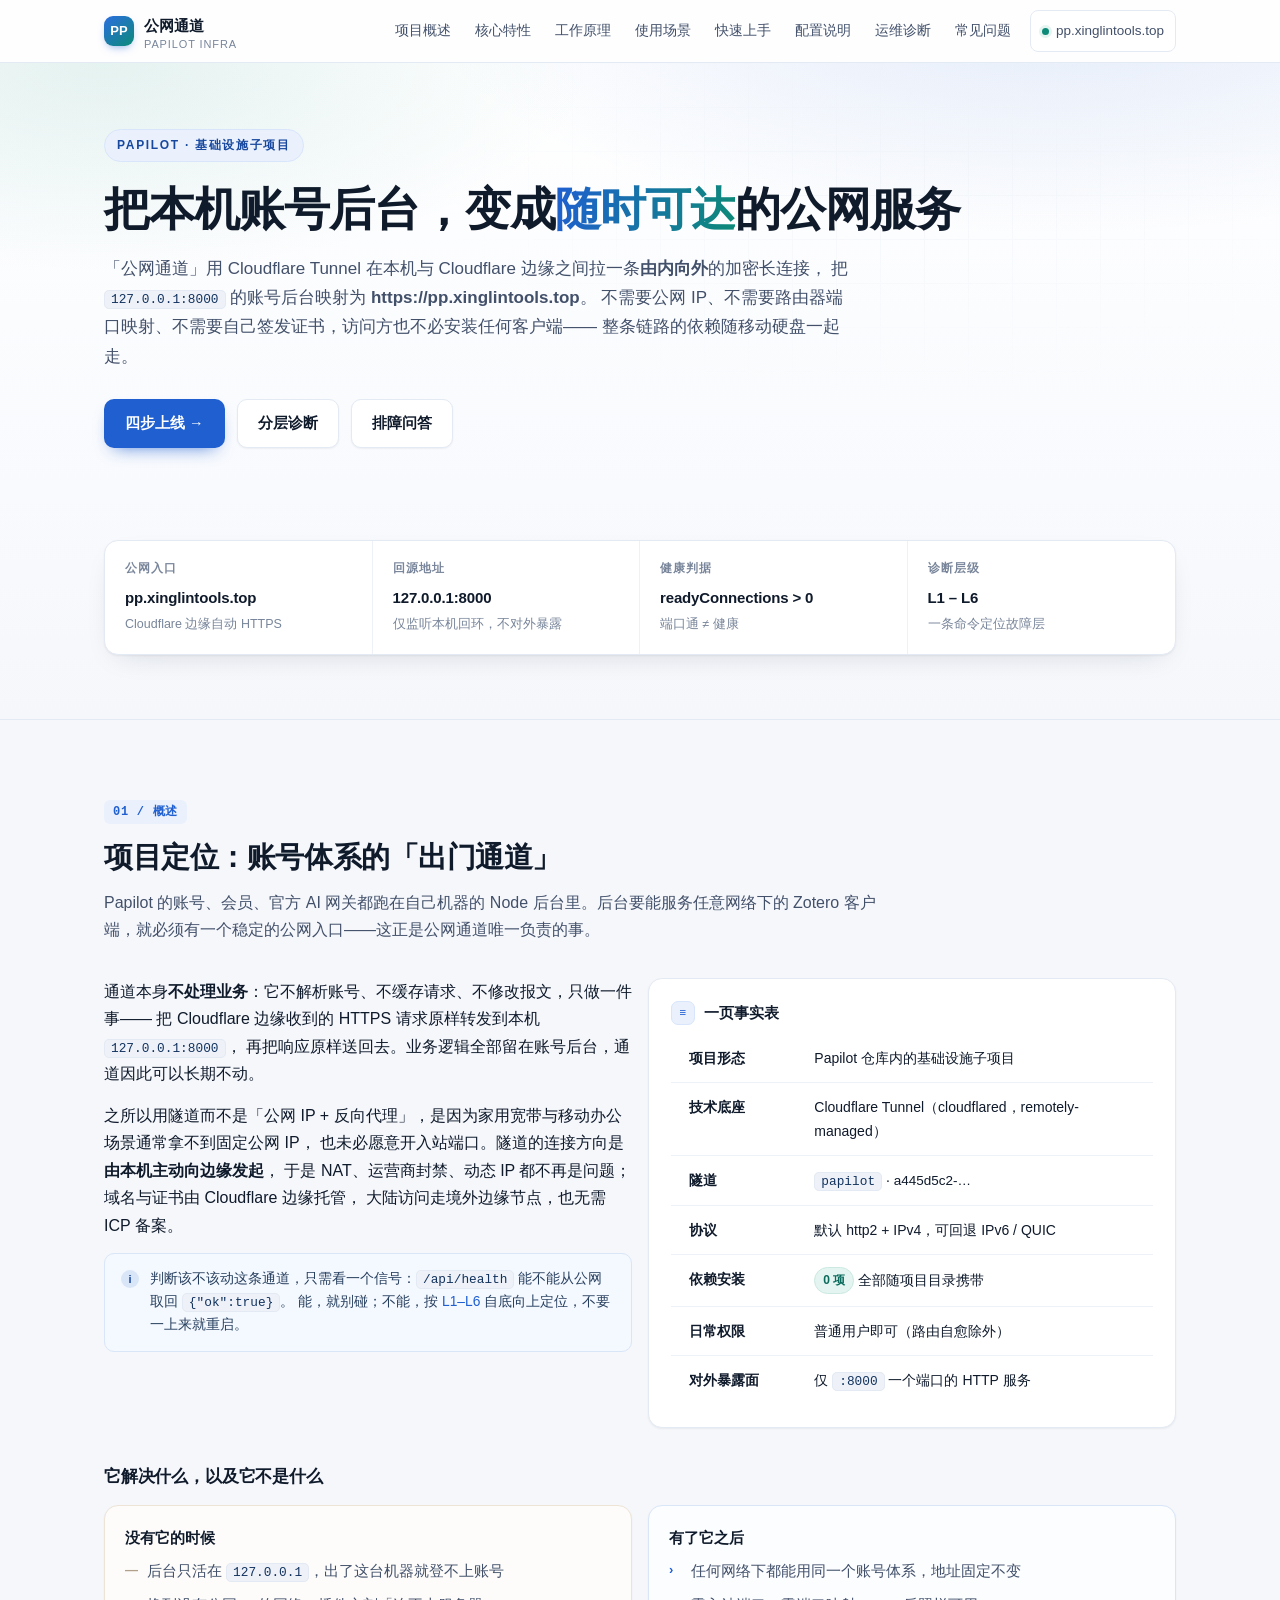
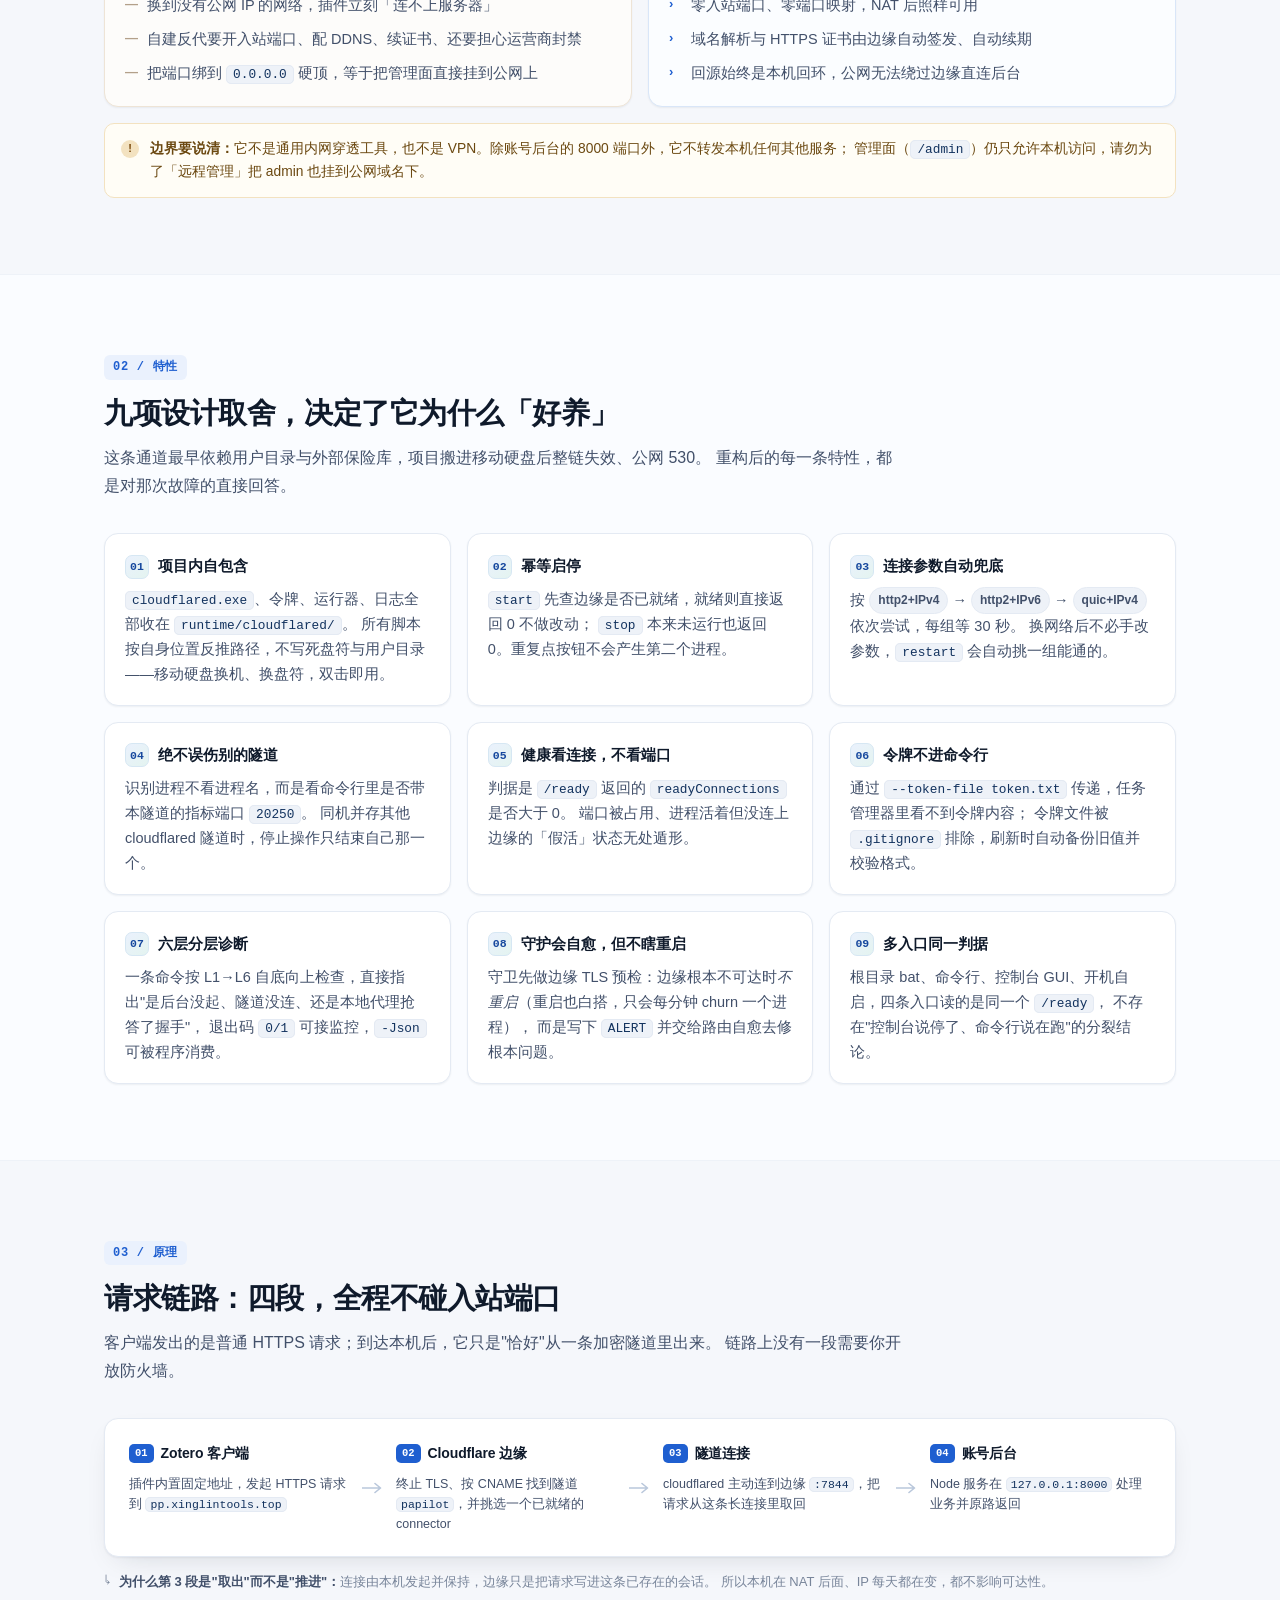
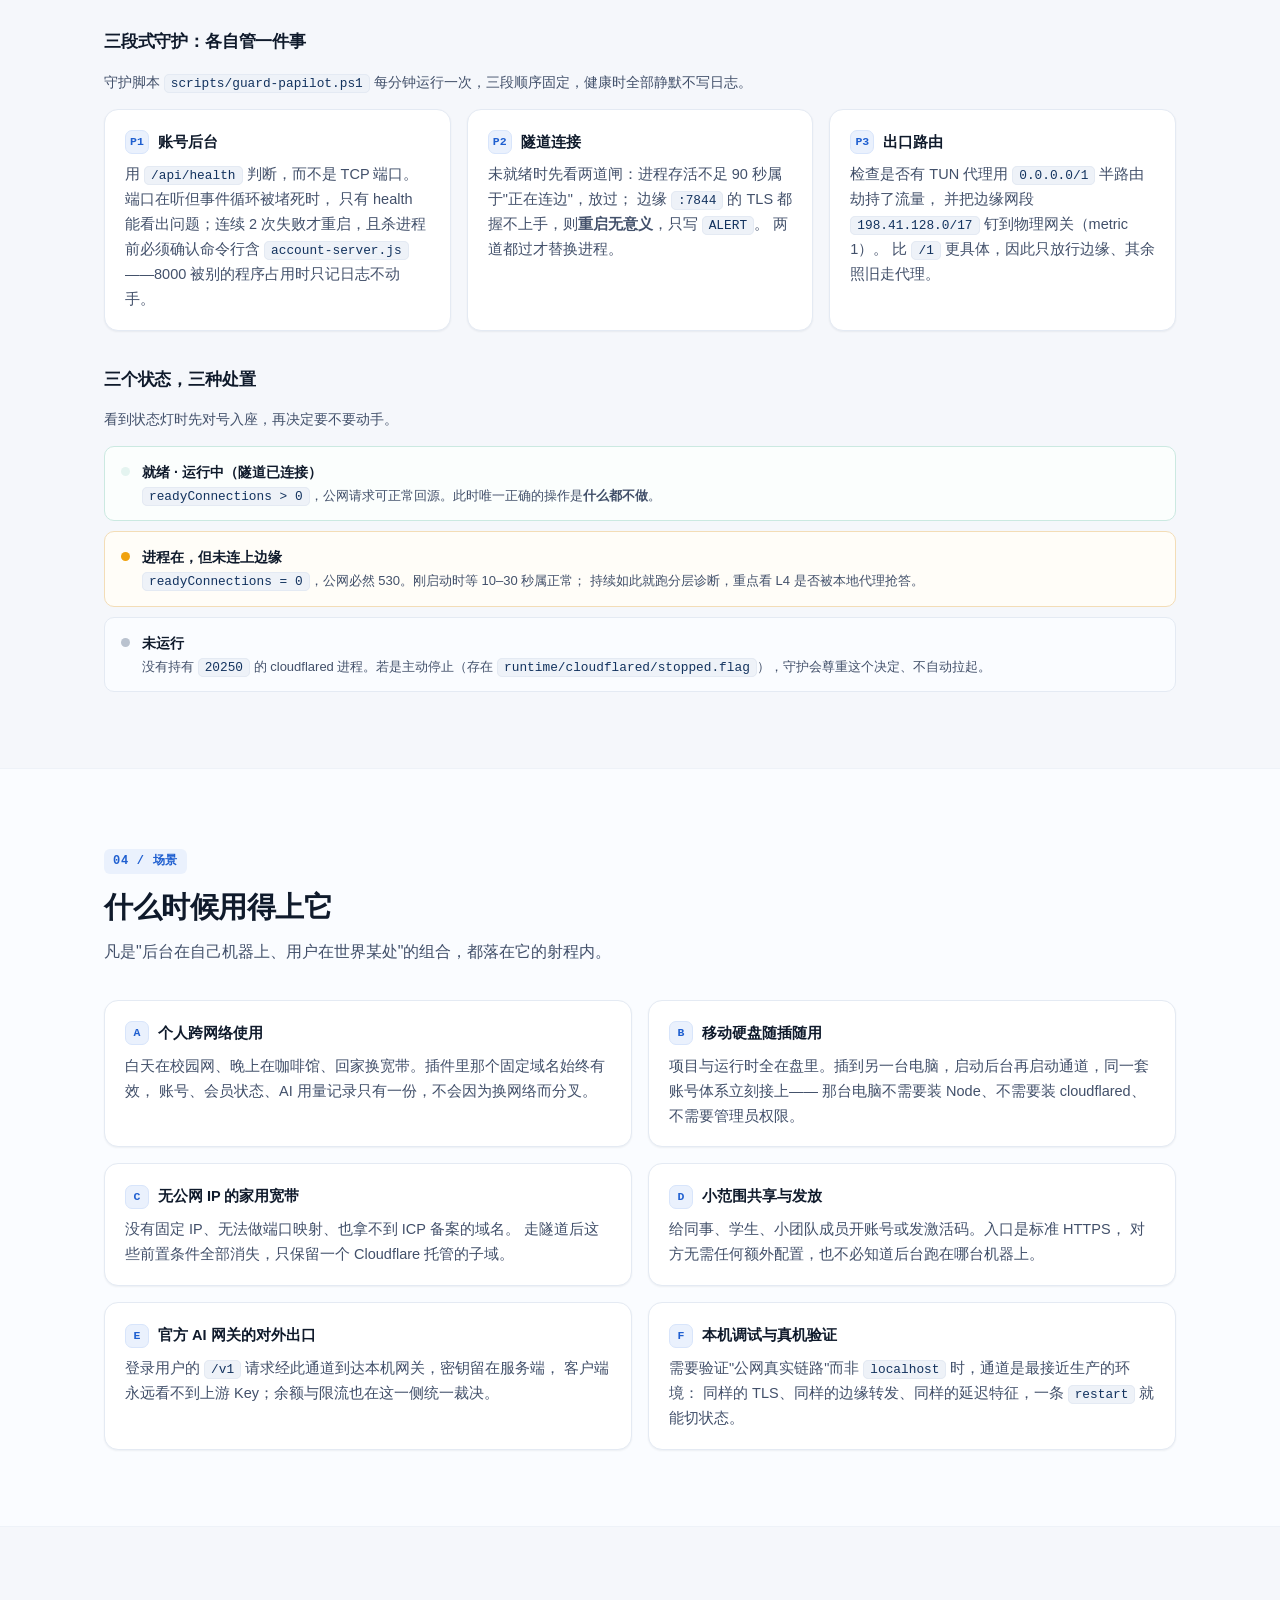
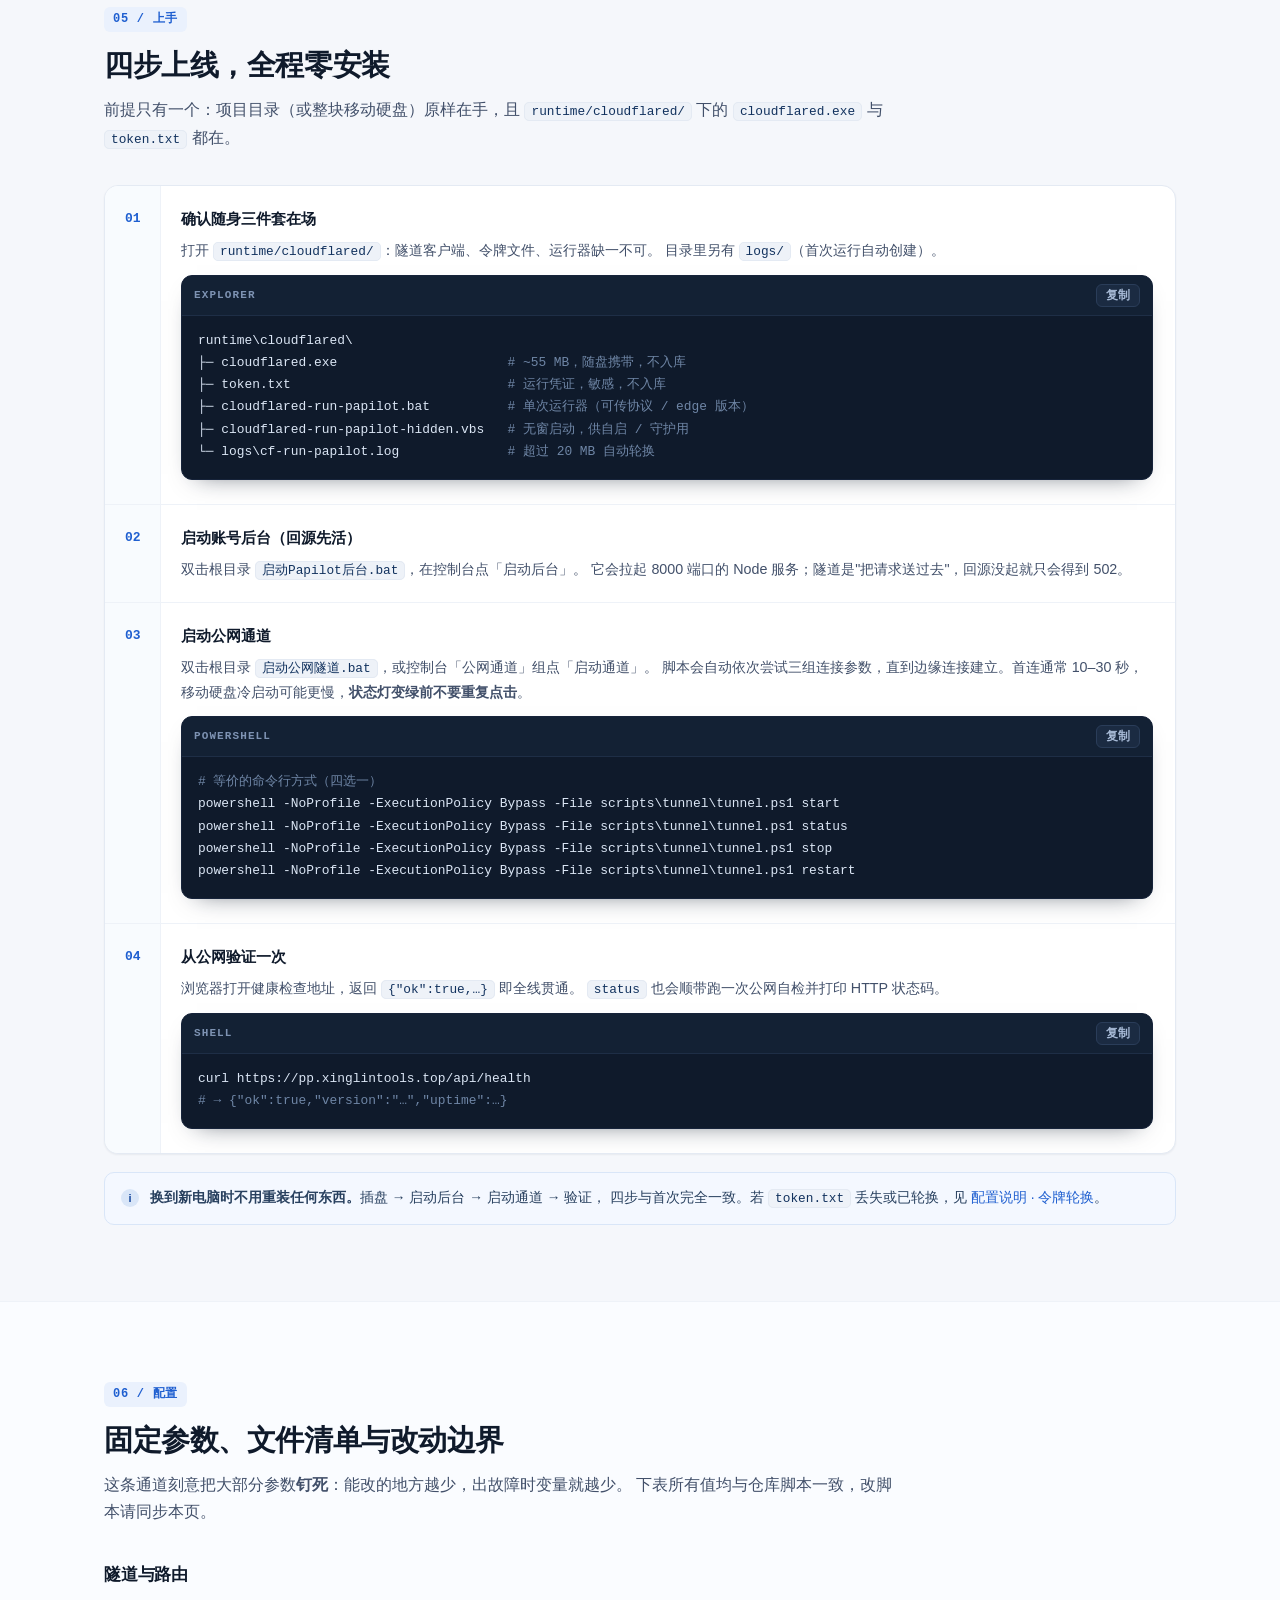
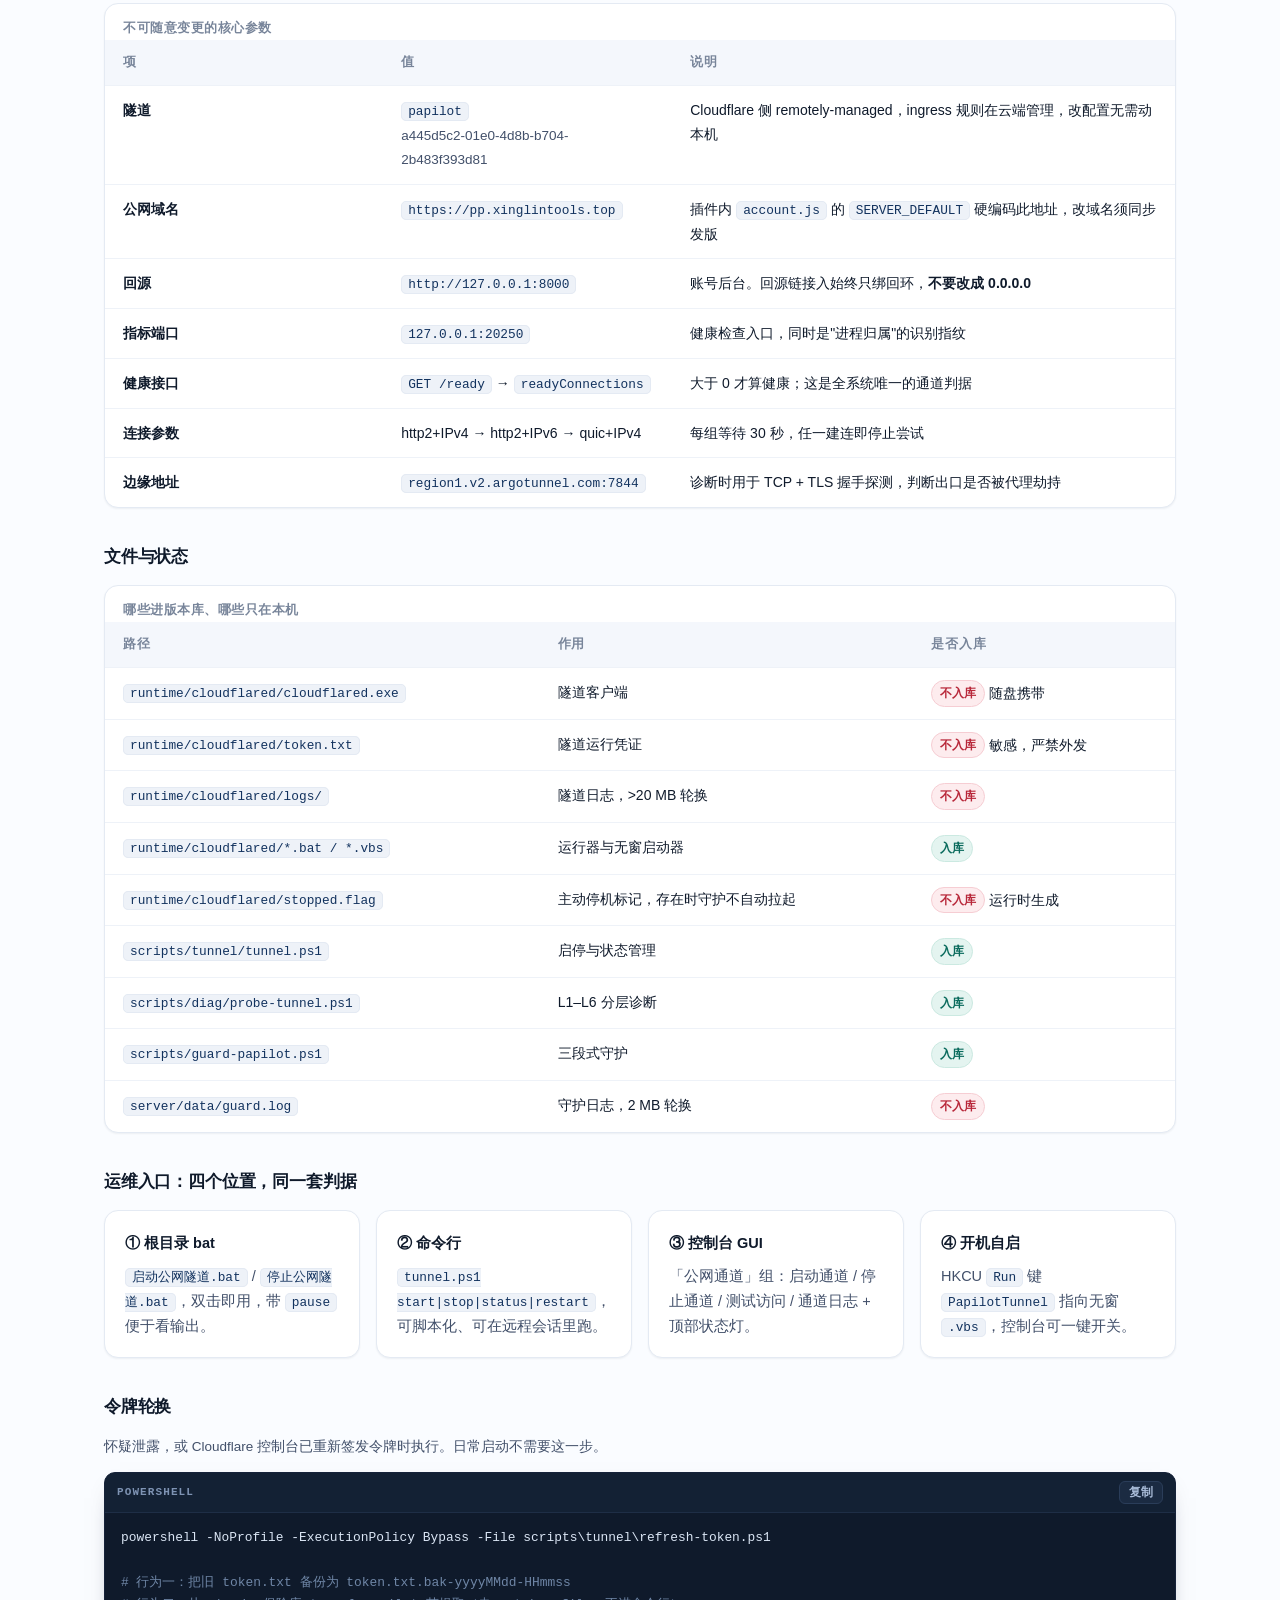
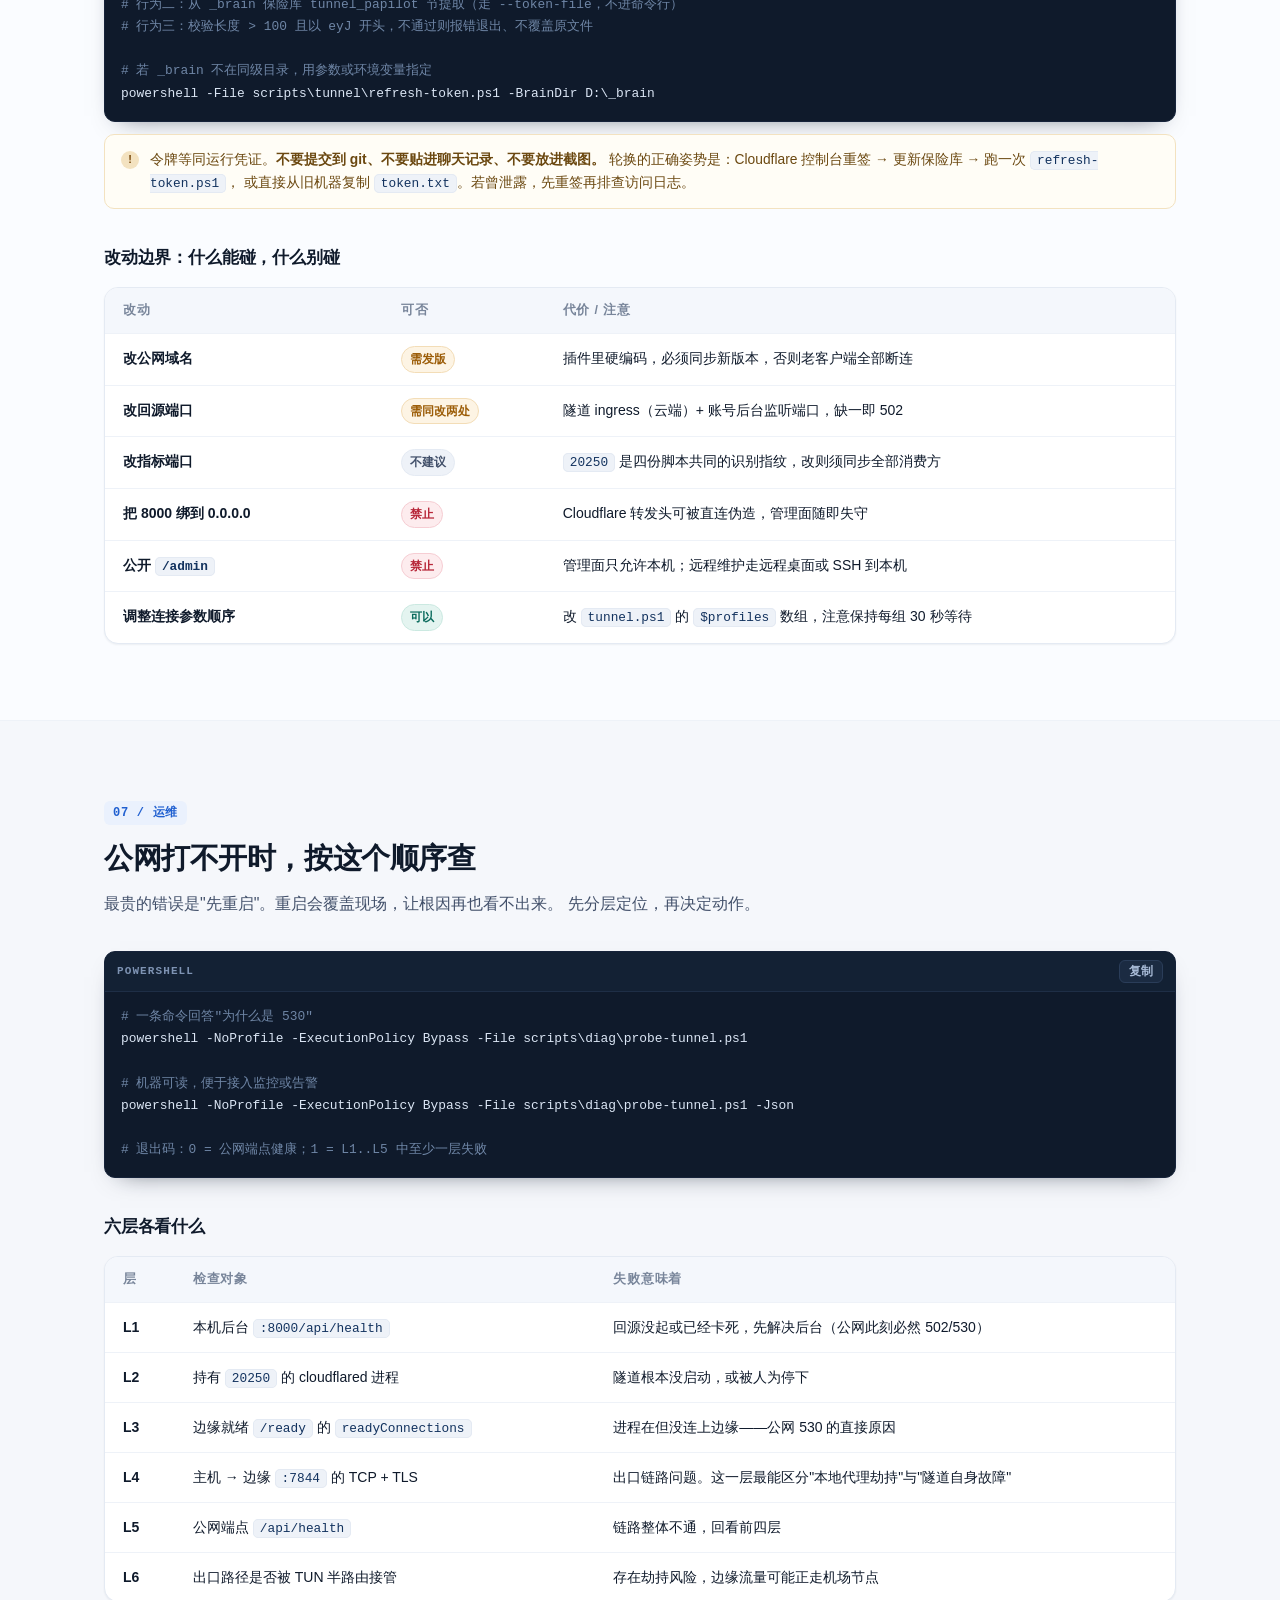
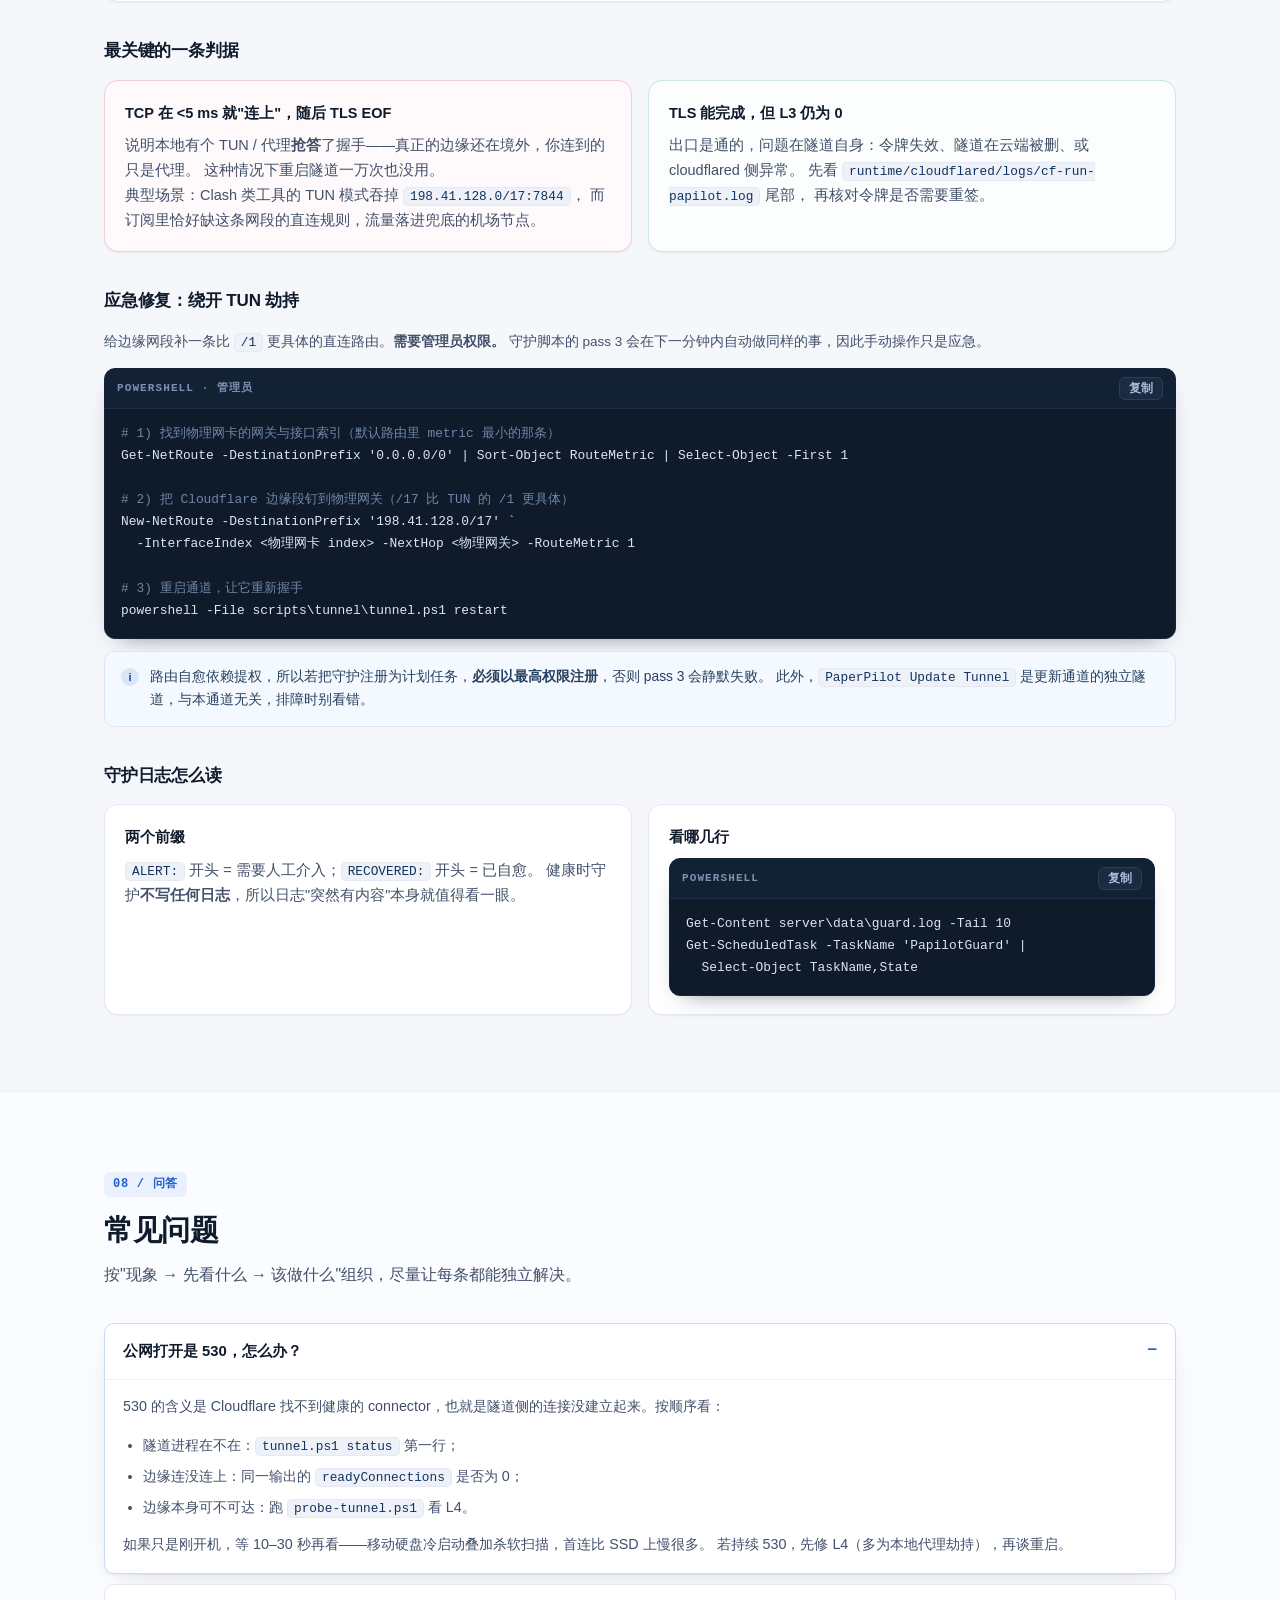
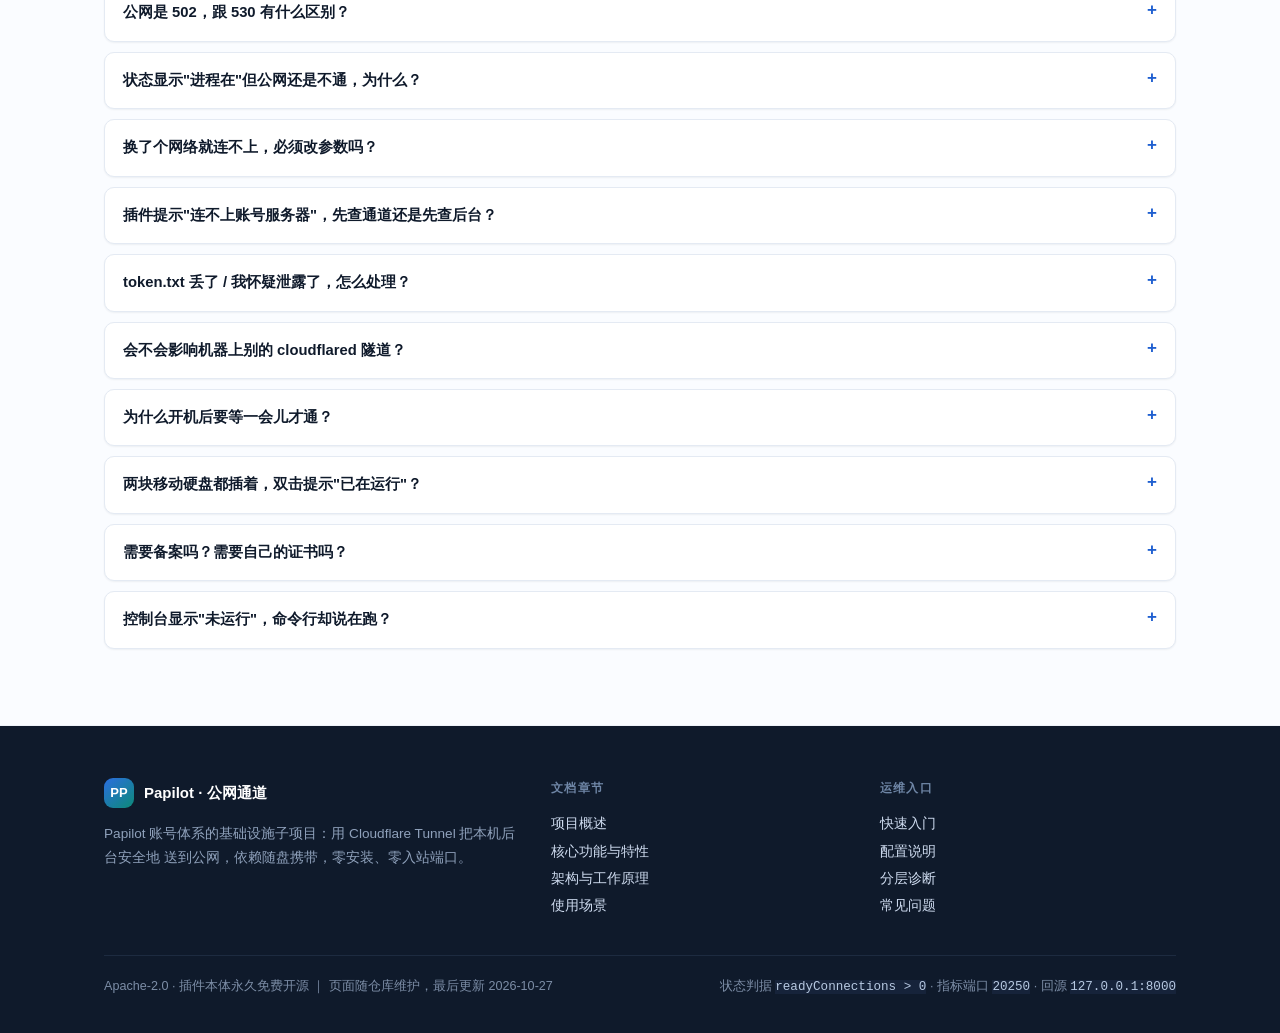
<file: docs/公网通道-项目介绍.html>
<!DOCTYPE html>
<html lang="zh-CN">
<head>
<meta charset="utf-8">
<meta name="viewport" content="width=device-width, initial-scale=1">
<title>公网通道 · 项目介绍 | Papilot</title>
<meta name="description" content="Papilot 公网通道（pp.xinglintools.top）：基于 Cloudflare Tunnel 的项目内自包含出门通道，把本机账号后台安全暴露为公网 HTTPS 服务。">
<!--
  ============================================================================
  公网通道 · 项目介绍页（单文件 / 零外部依赖 / 可直接双击打开）
  ----------------------------------------------------------------------------
  维护约定
  1. 新增章节：复制一个 <section class="sec" id="sec-xxx"> 结构，然后在顶部
     .nav-links 里加一条 <a href="#sec-xxx">，并把 .scrollspy 的观察逻辑
     交给现成的 IntersectionObserver（无需改动 JS）。
  2. 视觉只改 :root 里的设计令牌（颜色 / 圆角 / 间距 / 字号），
     章节内不要写死颜色值，否则暗色或换色时会漏。
  3. 本页所有端口、路径、命令、判据均取自仓库真实脚本：
     scripts/tunnel/tunnel.ps1、scripts/tunnel/refresh-token.ps1、
     scripts/guard-papilot.ps1、scripts/diag/probe-tunnel.ps1、
     runtime/cloudflared/README.md。脚本一改，本节同步。
  4. 不收录任何密钥：token.txt 只提"存在/缺失"，不出现内容。
  ============================================================================
-->
<style>
  :root{
    --bg:#f5f7fb;
    --surface:#ffffff;
    --surface-2:#fafcff;
    --ink:#0f1a2b;
    --ink-2:#42506a;
    --ink-3:#78859a;
    --line:#e4eaf3;
    --line-2:#eef2f8;
    --brand:#1f5fd0;
    --brand-ink:#17489e;
    --brand-soft:#eaf1fd;
    --teal:#0d8a78;
    --teal-soft:#e4f4f0;
    --warn:#9c5d08;
    --warn-soft:#fdf4e4;
    --danger:#b8283a;
    --danger-soft:#fdecee;
    --radius:14px;
    --radius-sm:10px;
    --shadow:0 1px 2px rgba(15,26,43,.05), 0 10px 28px -14px rgba(15,26,43,.18);
    --shadow-sm:0 1px 2px rgba(15,26,43,.06);
    --maxw:1120px;
    --font:-apple-system,BlinkMacSystemFont,"Segoe UI","PingFang SC","Hiragino Sans GB","Microsoft YaHei",sans-serif;
    --mono:"SFMono-Regular",Consolas,"Liberation Mono",Menlo,monospace;
  }
  *{box-sizing:border-box}
  html{scroll-behavior:smooth}
  body{
    margin:0;
    background:var(--bg);
    color:var(--ink);
    font-family:var(--font);
    font-size:16px;
    line-height:1.72;
    -webkit-font-smoothing:antialiased;
  }
  a{color:var(--brand);text-decoration:none}
  a:hover{text-decoration:underline}
  code,pre,kbd{font-family:var(--mono)}
  .wrap{max-width:var(--maxw);margin:0 auto;padding:0 24px}
  .skip{
    position:absolute;left:-9999px;top:0;background:var(--brand);color:#fff;
    padding:10px 16px;border-radius:0 0 8px 0;z-index:200;
  }
  .skip:focus{left:0}

  /* ---------------- 顶部导航 ---------------- */
  .hdr{
    position:sticky;top:0;z-index:100;
    background:rgba(255,255,255,.86);
    backdrop-filter:saturate(180%) blur(12px);
    -webkit-backdrop-filter:saturate(180%) blur(12px);
    border-bottom:1px solid var(--line);
  }
  .hdr-in{
    max-width:var(--maxw);margin:0 auto;padding:0 24px;
    height:62px;display:flex;align-items:center;gap:20px;
  }
  .brand{display:flex;align-items:center;gap:10px;font-weight:700;color:var(--ink);letter-spacing:.01em;white-space:nowrap}
  .brand:hover{text-decoration:none}
  .brand-mark{
    width:30px;height:30px;border-radius:9px;flex:none;
    background:linear-gradient(140deg,#2b6ee0,#0d8a78);
    display:grid;place-items:center;color:#fff;font-size:13px;font-weight:800;
    box-shadow:0 4px 10px -4px rgba(31,95,208,.6);
  }
  .brand small{display:block;font-size:11px;font-weight:500;color:var(--ink-3);letter-spacing:.08em;line-height:1}
  .brand b{font-size:15px;line-height:1.4}
  .nav-links{display:flex;align-items:center;gap:2px;margin-left:auto;flex-wrap:nowrap}
  .nav-links a{
    position:relative;padding:8px 11px;border-radius:8px;
    font-size:13.5px;color:var(--ink-2);white-space:nowrap;
  }
  .nav-links a:hover{background:var(--line-2);color:var(--ink);text-decoration:none}
  .nav-links a.active{color:var(--brand);background:var(--brand-soft);font-weight:600}
  .hdr-live{
    display:inline-flex;align-items:center;gap:7px;margin-left:6px;
    padding:6px 11px;border:1px solid var(--line);border-radius:999px;
    font-size:12.5px;color:var(--ink-2);background:var(--surface);white-space:nowrap;
  }
  .hdr-live:hover{border-color:#c9d8ee;text-decoration:none}
  .dot{width:7px;height:7px;border-radius:50%;background:var(--teal);box-shadow:0 0 0 3px var(--teal-soft)}
  .menu-btn{
    display:none;margin-left:auto;width:40px;height:38px;border:1px solid var(--line);
    background:var(--surface);border-radius:9px;align-items:center;justify-content:center;
    cursor:pointer;color:var(--ink);
  }
  .menu-btn span{display:block;width:16px;height:1.6px;background:currentColor;position:relative}
  .menu-btn span::before,.menu-btn span::after{
    content:"";position:absolute;left:0;width:16px;height:1.6px;background:currentColor;
  }
  .menu-btn span::before{top:-5px}
  .menu-btn span::after{top:5px}

  /* ---------------- Hero ---------------- */
  .hero{
    position:relative;overflow:hidden;
    background:
      radial-gradient(900px 340px at 82% -10%,rgba(31,95,208,.13),transparent 70%),
      radial-gradient(700px 300px at 8% 0%,rgba(13,138,120,.11),transparent 70%),
      linear-gradient(180deg,#fff,#f7f9fd 78%,var(--bg));
    border-bottom:1px solid var(--line);
  }
  .hero::after{
    content:"";position:absolute;inset:0;pointer-events:none;
    background-image:linear-gradient(var(--line-2) 1px,transparent 1px),linear-gradient(90deg,var(--line-2) 1px,transparent 1px);
    background-size:44px 44px;
    -webkit-mask-image:radial-gradient(600px 260px at 70% 20%,#000,transparent 78%);
    mask-image:radial-gradient(600px 260px at 70% 20%,#000,transparent 78%);
    opacity:.6;
  }
  .hero-in{position:relative;z-index:1;padding-top:66px;padding-bottom:54px}
  .eyebrow{
    display:inline-flex;align-items:center;gap:8px;
    font-size:12px;letter-spacing:.14em;text-transform:uppercase;
    color:var(--brand-ink);font-weight:700;
    background:var(--brand-soft);border:1px solid #d8e5fb;
    padding:5px 12px;border-radius:999px;
  }
  .hero h1{
    margin:20px 0 0;font-size:clamp(30px,4.6vw,46px);line-height:1.18;
    letter-spacing:-.02em;font-weight:800;max-width:19em;
  }
  .hero h1 em{
    font-style:normal;
    background:linear-gradient(100deg,#1f5fd0,#0d8a78);
    -webkit-background-clip:text;background-clip:text;color:transparent;
  }
  .hero p.lead{
    margin:18px 0 0;max-width:44em;font-size:17px;color:var(--ink-2);
  }
  .hero-actions{display:flex;flex-wrap:wrap;gap:12px;margin-top:28px}
  .btn{
    display:inline-flex;align-items:center;gap:8px;
    padding:11px 20px;border-radius:10px;font-size:14.5px;font-weight:600;
    border:1px solid transparent;transition:transform .15s ease,box-shadow .15s ease,background .15s ease;
  }
  .btn:hover{text-decoration:none;transform:translateY(-1px)}
  .btn-primary{background:var(--brand);color:#fff;box-shadow:0 8px 18px -10px rgba(31,95,208,.9)}
  .btn-primary:hover{background:#1a52b8;box-shadow:0 12px 22px -10px rgba(31,95,208,.95)}
  .btn-ghost{background:var(--surface);color:var(--ink);border-color:var(--line);box-shadow:var(--shadow-sm)}
  .btn-ghost:hover{border-color:#c9d8ee;background:#fbfdff}

  .facts{
    position:relative;z-index:1;
    display:grid;grid-template-columns:repeat(4,1fr);gap:0;
    margin-top:38px;background:var(--surface);
    border:1px solid var(--line);border-radius:var(--radius);
    box-shadow:var(--shadow);overflow:hidden;
  }
  .fact{padding:18px 20px;border-right:1px solid var(--line-2)}
  .fact:last-child{border-right:0}
  .fact dt{font-size:11.5px;letter-spacing:.1em;text-transform:uppercase;color:var(--ink-3);margin:0 0 6px;font-weight:700}
  .fact dd{margin:0;font-size:15px;font-weight:650;letter-spacing:-.01em;word-break:break-word}
  .fact dd small{display:block;font-weight:400;font-size:12.5px;color:var(--ink-3);margin-top:4px;letter-spacing:0}

  /* ---------------- 章节骨架 ---------------- */
  .sec{padding:76px 0;border-bottom:1px solid var(--line-2);scroll-margin-top:74px}
  .sec:nth-of-type(even){background:var(--surface-2)}
  .sec-hd{max-width:50em;margin-bottom:34px}
  .sec-no{
    display:inline-block;font-family:var(--mono);font-size:12px;font-weight:700;
    color:var(--brand);background:var(--brand-soft);
    padding:2px 9px;border-radius:6px;letter-spacing:.06em;
  }
  .sec h2{
    margin:14px 0 0;font-size:clamp(22px,2.6vw,29px);line-height:1.32;
    letter-spacing:-.015em;font-weight:780;
  }
  .sec .lede{margin:12px 0 0;color:var(--ink-2);font-size:16px}
  h3{font-size:17px;margin:34px 0 14px;letter-spacing:-.01em;font-weight:720}
  h3:first-child{margin-top:0}
  h4{font-size:14.5px;margin:0 0 8px;font-weight:700}
  p{margin:0 0 14px}
  .muted{color:var(--ink-2)}
  .small{font-size:13.5px}

  /* ---------------- 通用卡片 / 网格 ---------------- */
  .grid{display:grid;gap:16px}
  .grid > *,.facts > *,.ftr-in > *,.steps > *{min-width:0}
  .g2{grid-template-columns:repeat(2,minmax(0,1fr))}
  .g3{grid-template-columns:repeat(3,minmax(0,1fr))}
  .g4{grid-template-columns:repeat(4,minmax(0,1fr))}
  .card{
    background:var(--surface);border:1px solid var(--line);
    border-radius:var(--radius);padding:20px 20px 18px;box-shadow:var(--shadow-sm);
  }
  .card h4{display:flex;align-items:center;gap:9px}
  .card p:last-child{margin-bottom:0}
  .card p{font-size:14.5px;color:var(--ink-2)}
  .card .kbd-inline{
    font-family:var(--mono);font-size:12.5px;background:var(--line-2);
    padding:1px 6px;border-radius:5px;color:var(--ink);border:1px solid var(--line);
  }
  .num-badge{
    flex:none;width:24px;height:24px;border-radius:7px;
    display:grid;place-items:center;font-family:var(--mono);font-size:11.5px;font-weight:700;
    background:var(--brand-soft);color:var(--brand);border:1px solid #d8e5fb;
  }
  .feat .num-badge{background:linear-gradient(140deg,#eaf1fd,#e4f4f0);border-color:#d6e7f3;color:var(--brand-ink)}

  /* ---------------- 标签 / 徽标 ---------------- */
  .tag{
    display:inline-flex;align-items:center;gap:5px;font-size:12px;font-weight:600;
    padding:2px 8px;border-radius:999px;border:1px solid transparent;white-space:nowrap;
    vertical-align:1px;
  }
  .tag-b{background:var(--brand-soft);color:var(--brand-ink);border-color:#d8e5fb}
  .tag-t{background:var(--teal-soft);color:#0a6b5d;border-color:#cbe9e1}
  .tag-w{background:var(--warn-soft);color:var(--warn);border-color:#f3ddb7}
  .tag-d{background:var(--danger-soft);color:var(--danger);border-color:#f6cdd3}
  .tag-n{background:var(--line-2);color:var(--ink-2);border-color:var(--line)}

  /* ---------------- 对照（不是什么） ---------------- */
  .versus{display:grid;grid-template-columns:minmax(0,1fr) minmax(0,1fr);gap:16px}
  .versus .card{padding:20px}
  .versus .card.neg{background:#fdfcfa;border-color:#eee4d6}
  .versus .card.pos{background:#fbfdff;border-color:#d9e6f8}
  .versus ul{margin:0;padding-left:0;list-style:none}
  .versus li{position:relative;padding-left:22px;margin-bottom:9px;font-size:14.5px;color:var(--ink-2)}
  .versus li:last-child{margin-bottom:0}
  .versus li::before{
    position:absolute;left:0;top:0;font-weight:800;font-size:13px;
  }
  .versus .neg li::before{content:"—";color:#b3a08a}
  .versus .pos li::before{content:"›";color:var(--brand)}

  /* ---------------- 表格 ---------------- */
  .table-wrap{
    border:1px solid var(--line);border-radius:var(--radius);
    background:var(--surface);overflow:auto;box-shadow:var(--shadow-sm);
  }
  table{border-collapse:collapse;width:100%;min-width:560px;font-size:14px}
  caption{
    caption-side:top;text-align:left;padding:14px 18px 0;
    font-size:12.5px;color:var(--ink-3);letter-spacing:.04em;font-weight:600;
  }
  th,td{text-align:left;padding:12px 18px;border-bottom:1px solid var(--line-2);vertical-align:top}
  thead th{
    background:#f4f7fc;font-size:12.5px;letter-spacing:.06em;text-transform:uppercase;
    color:var(--ink-3);font-weight:700;position:sticky;top:0;white-space:nowrap;
  }
  tbody tr:last-child td{border-bottom:0}
  tbody tr:hover{background:#fafcff}
  td code,p code,li code,.sx code,.ans code,.step-body code,.f-desc code,.fn-desc code{
    font-size:12.8px;background:var(--line-2);border:1px solid var(--line);
    padding:1px 6px;border-radius:5px;color:#12325e;
    overflow-wrap:break-word;word-break:normal;
  }
  .col-k{width:26%;font-weight:650;color:var(--ink);white-space:nowrap}

  /* ---------------- 流程链 ---------------- */
  .flow{
    display:flex;align-items:stretch;gap:0;
    border:1px solid var(--line);border-radius:var(--radius);
    background:var(--surface);padding:22px 18px;box-shadow:var(--shadow);
  }
  .flow-node{flex:1 1 0;min-width:0;padding:0 6px}
  .flow-node .fn-top{
    display:flex;align-items:center;gap:7px;margin-bottom:8px;
  }
  .fn-idx{
    font-family:var(--mono);font-size:10.5px;font-weight:700;color:#fff;
    background:var(--brand);border-radius:5px;padding:1px 6px;line-height:1.6;
  }
  .flow-node.dim .fn-idx{background:var(--ink-3)}
  .fn-title{font-size:14px;font-weight:720;letter-spacing:-.01em}
  .fn-desc{font-size:12.5px;color:var(--ink-2);line-height:1.6;word-break:break-word}
  .fn-desc code{font-size:11.5px;padding:0 4px}
  .flow-arrow{
    flex:0 0 34px;display:grid;place-items:center;color:#b9c7db;
  }
  .flow-arrow svg{width:22px;height:12px;display:block}
  .flow-note{
    margin-top:14px;font-size:13px;color:var(--ink-3);
    display:flex;gap:8px;align-items:flex-start;
  }
  .flow-note b{color:var(--ink-2);font-weight:650}

  /* ---------------- 状态语义 ---------------- */
  .states{display:grid;gap:10px;margin-top:6px}
  .state{
    display:flex;align-items:flex-start;gap:12px;
    padding:13px 16px;border:1px solid var(--line);border-radius:var(--radius-sm);
    background:var(--surface);
  }
  .state .sd{width:9px;height:9px;border-radius:50%;flex:none;margin-top:7px}
  .state .st{font-size:14px;font-weight:700;margin-bottom:2px}
  .state .sx{font-size:13px;color:var(--ink-2);line-height:1.6}
  .s-ok{background:var(--teal-soft)}
  .s-warn{background:#f0a20e}
  .s-off{background:#b9c2cf}
  .state.ok{border-color:#cbe9e1;background:#fbfefd}
  .state.warn{border-color:#f3ddb7;background:#fffdf8}
  .state.off{border-color:var(--line);background:var(--surface-2)}

  /* ---------------- 步骤 ---------------- */
  .steps{counter-reset:s;display:grid;gap:0;border:1px solid var(--line);border-radius:var(--radius);overflow:hidden;background:var(--surface);box-shadow:var(--shadow-sm)}
  .step{
    counter-increment:s;display:grid;grid-template-columns:56px minmax(0,1fr);gap:0;
    border-bottom:1px solid var(--line-2);
  }
  .step:last-child{border-bottom:0}
  .step::before{
    content:counter(s,decimal-leading-zero);
    font-family:var(--mono);font-size:13px;font-weight:700;color:var(--brand);
    padding:22px 0 0 20px;background:#f8fbfe;border-right:1px solid var(--line-2);
  }
  .step-body{padding:20px 22px 20px 20px;min-width:0}
  .step-body h4{margin-bottom:6px;font-size:15px}
  .step-body p{font-size:14.3px;color:var(--ink-2);margin-bottom:10px}
  .step-body p:last-child{margin-bottom:0}

  /* ---------------- 代码块 ---------------- */
  .code{
    border:1px solid #16233a;border-radius:11px;overflow:hidden;
    background:#0f1a2b;margin:12px 0 4px;box-shadow:0 10px 24px -16px rgba(15,26,43,.7);
  }
  .code-hd{
    display:flex;align-items:center;gap:10px;
    padding:8px 12px;background:#132134;border-bottom:1px solid #1e2e46;
  }
  .code-t{
    font-family:var(--mono);font-size:11px;letter-spacing:.1em;text-transform:uppercase;
    color:#7e93b3;font-weight:700;
  }
  /* 代码块内的 code 不套用行内代码的底色/边框 */
  pre code,.code pre code{
    background:none;border:0;padding:0;border-radius:0;
    font-size:inherit;color:inherit;
  }
  .copy{
    margin-left:auto;font-family:var(--font);font-size:11.5px;font-weight:600;
    color:#a9bcd8;background:#1b2b42;border:1px solid #2a3d59;border-radius:6px;
    padding:3px 9px;cursor:pointer;transition:.15s;
  }
  .copy:hover{background:#243654;color:#dbe7f7}
  .copy.done{color:#7fe0c6;border-color:#2c5c52;background:#123028}
  .code pre{
    margin:0;padding:14px 16px 16px;overflow-x:auto;
    font-size:12.9px;line-height:1.72;color:#dbe6f5;
  }
  .code pre .c{color:#6f86a6}
  .code pre .k{color:#8fc0ff}
  .code pre .s{color:#8fe0b8}

  /* ---------------- FAQ ---------------- */
  .faq{display:grid;gap:10px}
  details.q{
    background:var(--surface);border:1px solid var(--line);border-radius:var(--radius-sm);
    box-shadow:var(--shadow-sm);overflow:hidden;
  }
  details.q[open]{border-color:#cddcf1;box-shadow:var(--shadow)}
  details.q summary{
    cursor:pointer;list-style:none;padding:15px 18px;
    display:flex;align-items:flex-start;gap:11px;
    font-size:14.8px;font-weight:670;color:var(--ink);
  }
  details.q summary::-webkit-details-marker{display:none}
  details.q summary::after{
    content:"+";margin-left:auto;flex:none;color:var(--brand);
    font-weight:700;font-size:17px;line-height:1.2;transition:transform .18s ease;
  }
  details.q[open] summary::after{content:"–"}
  details.q summary:hover{background:#fbfdff}
  details.q .ans{padding:0 18px 17px 18px;font-size:14.3px;color:var(--ink-2);border-top:1px solid var(--line-2);padding-top:14px}
  details.q .ans p:last-child{margin-bottom:0}
  details.q .ans ul{margin:0 0 12px;padding-left:20px}
  details.q .ans li{margin-bottom:6px}

  /* ---------------- 提示条 ---------------- */
  .note{
    display:flex;gap:11px;padding:14px 16px;border-radius:var(--radius-sm);
    font-size:13.8px;line-height:1.65;border:1px solid;
  }
  .note .ni{
    flex:none;width:18px;height:18px;border-radius:50%;
    display:grid;place-items:center;margin-top:2px;
    font-size:11px;font-weight:800;line-height:1;font-style:normal;
  }
  .note p{margin:0}
  .note.info{background:#f4f8ff;border-color:#d9e6f8;color:#28405f}
  .note.info .ni{background:#d9e6f8;color:#17489e}
  .note.warn{background:#fffdf6;border-color:#f3e2c0;color:#6b4810}
  .note.warn .ni{background:#f3e2c0;color:#7a4a0c}
  .note.danger{background:#fef7f8;border-color:#f6cdd3;color:#7d1f2b}
  .note.danger .ni{background:#f6cdd3;color:#8d2230}
  .stack > * + *{margin-top:14px}

  /* ---------------- 页脚 ---------------- */
  .ftr{background:#0f1a2b;color:#a9b8ce;padding:52px 0 34px;margin-top:0}
  .ftr a{color:#cfdcf0}
  .ftr-in{display:grid;grid-template-columns:1.4fr 1fr 1fr;gap:32px}
  .ftr h5{margin:0 0 12px;font-size:12px;letter-spacing:.12em;text-transform:uppercase;color:#6f86a6;font-weight:700}
  .ftr ul{list-style:none;margin:0;padding:0;font-size:13.6px;line-height:2}
  .ftr .f-brand{display:flex;align-items:center;gap:10px;color:#fff;font-weight:700;font-size:15px}
  .ftr .f-brand .brand-mark{box-shadow:none}
  .ftr .f-desc{font-size:13.6px;line-height:1.75;margin:14px 0 0;max-width:34em;color:#8fa1bb}
  .ftr-bot{
    margin-top:36px;padding-top:20px;border-top:1px solid #1d2b40;
    display:flex;flex-wrap:wrap;gap:12px;justify-content:space-between;
    font-size:12.6px;color:#7c8da6;
  }
  .ftr-bot code{background:#16233a;border-color:#233248;color:#b7c9e2}

  .to-top{
    position:fixed;right:20px;bottom:20px;z-index:90;
    width:40px;height:40px;border-radius:11px;border:1px solid var(--line);
    background:rgba(255,255,255,.92);backdrop-filter:blur(8px);
    display:grid;place-items:center;color:var(--ink-2);cursor:pointer;
    box-shadow:var(--shadow);opacity:0;pointer-events:none;transition:.2s;
  }
  .to-top.show{opacity:1;pointer-events:auto}
  .to-top:hover{color:var(--brand);border-color:#c9d8ee}

  /* ---------------- 响应式 ---------------- */
  @media (max-width:1024px){
    .facts{grid-template-columns:repeat(2,1fr)}
    .fact:nth-child(2){border-right:0}
    .fact:nth-child(1),.fact:nth-child(2){border-bottom:1px solid var(--line-2)}
    .g4{grid-template-columns:repeat(2,minmax(0,1fr))}
    .ftr-in{grid-template-columns:1fr 1fr}
  }
  @media (max-width:900px){
    .nav-links{
      position:absolute;top:62px;left:0;right:0;display:none;
      flex-direction:column;align-items:stretch;gap:2px;
      background:var(--surface);border-bottom:1px solid var(--line);
      padding:10px 16px 16px;box-shadow:0 18px 30px -22px rgba(15,26,43,.5);
    }
    .nav-links.open{display:flex}
    .nav-links a{padding:11px 12px;font-size:14.5px}
    .hdr-live{margin:8px 0 0;justify-content:center}
    .menu-btn{display:flex}
    .sec{padding:60px 0}
    .flow{flex-direction:column;gap:0;padding:18px 14px}
    .flow-node{padding:2px 0}
    .flow-arrow{flex:none;height:26px;transform:rotate(90deg)}
    .g3{grid-template-columns:repeat(2,minmax(0,1fr))}
    .versus{grid-template-columns:1fr}
  }
  @media (max-width:640px){
    body{font-size:15.4px}
    .wrap{padding:0 18px}
    .hdr-in{padding:0 18px}
    .hero-in{padding-top:44px;padding-bottom:40px}
    .hero p.lead{font-size:15.6px}
    .facts{grid-template-columns:minmax(0,1fr);margin-top:28px}
    .fact{border-right:0;border-bottom:1px solid var(--line-2);padding:15px 18px}
    .fact:last-child{border-bottom:0}
    .g2,.g3,.g4{grid-template-columns:minmax(0,1fr)}
    .sec{padding:50px 0}
    .sec-hd{margin-bottom:26px}
    .step{grid-template-columns:44px minmax(0,1fr)}
    .step::before{padding:20px 0 0 14px;font-size:12px}
    .step-body{padding:18px 16px}
    .ftr-in{grid-template-columns:1fr;gap:24px}
    .ftr{padding:40px 0 28px}
    th,td{padding:10px 14px}
    .to-top{right:14px;bottom:14px}
  }
  @media (prefers-reduced-motion:reduce){
    html{scroll-behavior:auto}
    *{transition:none!important;animation:none!important}
  }
  @media print{
    .hdr,.to-top,.menu-btn,.copy,.hero-actions{display:none!important}
    body{background:#fff}
    .sec{page-break-inside:avoid;padding:26px 0}
    .ftr{background:#fff;color:#333}
  }
</style>
</head>
<body>
<a class="skip" href="#main">跳到正文</a>

<!-- ==================== 导航 ==================== -->
<header class="hdr">
  <div class="hdr-in">
    <a class="brand" href="#top">
      <span class="brand-mark">PP</span>
      <span>
        <b>公网通道</b>
        <small>PAPILOT INFRA</small>
      </span>
    </a>
    <nav class="nav-links" id="navlinks" aria-label="章节导航">
      <a href="#sec-overview">项目概述</a>
      <a href="#sec-features">核心特性</a>
      <a href="#sec-arch">工作原理</a>
      <a href="#sec-scenes">使用场景</a>
      <a href="#sec-quick">快速上手</a>
      <a href="#sec-config">配置说明</a>
      <a href="#sec-ops">运维诊断</a>
      <a href="#sec-faq">常见问题</a>
      <a class="hdr-live" href="https://pp.xinglintools.top/api/health" target="_blank" rel="noopener">
        <i class="dot"></i>pp.xinglintools.top
      </a>
    </nav>
    <button class="menu-btn" id="menuBtn" aria-label="展开导航" aria-expanded="false" aria-controls="navlinks">
      <span></span>
    </button>
  </div>
</header>

<!-- ==================== Hero ==================== -->
<section class="hero" id="top">
  <div class="wrap hero-in">
    <span class="eyebrow">Papilot · 基础设施子项目</span>
    <h1>把本机账号后台，变成<em>随时可达</em>的公网服务</h1>
    <p class="lead">
      「公网通道」用 Cloudflare Tunnel 在本机与 Cloudflare 边缘之间拉一条<b>由内向外</b>的加密长连接，
      把 <code>127.0.0.1:8000</code> 的账号后台映射为 <b>https://pp.xinglintools.top</b>。
      不需要公网 IP、不需要路由器端口映射、不需要自己签发证书，访问方也不必安装任何客户端——
      整条链路的依赖随移动硬盘一起走。
    </p>
    <div class="hero-actions">
      <a class="btn btn-primary" href="#sec-quick">四步上线 →</a>
      <a class="btn btn-ghost" href="#sec-ops">分层诊断</a>
      <a class="btn btn-ghost" href="#sec-faq">排障问答</a>
    </div>
  </div>
  <div class="wrap" style="position:relative;z-index:1;padding-bottom:48px">
    <dl class="facts">
      <div class="fact">
        <dt>公网入口</dt>
        <dd>pp.xinglintools.top<small>Cloudflare 边缘自动 HTTPS</small></dd>
      </div>
      <div class="fact">
        <dt>回源地址</dt>
        <dd>127.0.0.1:8000<small>仅监听本机回环，不对外暴露</small></dd>
      </div>
      <div class="fact">
        <dt>健康判据</dt>
        <dd>readyConnections &gt; 0<small>端口通 ≠ 健康</small></dd>
      </div>
      <div class="fact">
        <dt>诊断层级</dt>
        <dd>L1 – L6<small>一条命令定位故障层</small></dd>
      </div>
    </dl>
  </div>
</section>

<main id="main">

<!-- ==================== 01 项目概述 ==================== -->
<section class="sec" id="sec-overview">
  <div class="wrap">
    <div class="sec-hd">
      <span class="sec-no">01 / 概述</span>
      <h2>项目定位：账号体系的「出门通道」</h2>
      <p class="lede">
        Papilot 的账号、会员、官方 AI 网关都跑在自己机器的 Node 后台里。后台要能服务任意网络下的
        Zotero 客户端，就必须有一个稳定的公网入口——这正是公网通道唯一负责的事。
      </p>
    </div>

    <div class="grid g2" style="align-items:start">
      <div class="stack">
        <p>
          通道本身<strong>不处理业务</strong>：它不解析账号、不缓存请求、不修改报文，只做一件事——
          把 Cloudflare 边缘收到的 HTTPS 请求原样转发到本机 <code>127.0.0.1:8000</code>，
          再把响应原样送回去。业务逻辑全部留在账号后台，通道因此可以长期不动。
        </p>
        <p>
          之所以用隧道而不是「公网 IP + 反向代理」，是因为家用宽带与移动办公场景通常拿不到固定公网 IP，
          也未必愿意开入站端口。隧道的连接方向是<strong>由本机主动向边缘发起</strong>，
          于是 NAT、运营商封禁、动态 IP 都不再是问题；域名与证书由 Cloudflare 边缘托管，
          大陆访问走境外边缘节点，也无需 ICP 备案。
        </p>
        <div class="note info">
          <span class="ni">i</span>
          <p>
            判断该不该动这条通道，只需看一个信号：<code>/api/health</code> 能不能从公网取回 <code>{"ok":true}</code>。
            能，就别碰；不能，按 <a href="#sec-ops">L1–L6</a> 自底向上定位，不要一上来就重启。
          </p>
        </div>
      </div>

      <div class="card" style="padding:22px">
        <h4><span class="num-badge">≡</span>一页事实表</h4>
        <div class="table-wrap" style="border:0;box-shadow:none;margin-top:6px">
          <table style="min-width:0">
            <tbody>
              <tr><td class="col-k">项目形态</td><td>Papilot 仓库内的基础设施子项目</td></tr>
              <tr><td class="col-k">技术底座</td><td>Cloudflare Tunnel（cloudflared，remotely-managed）</td></tr>
              <tr><td class="col-k">隧道</td><td><code>papilot</code> · <span class="small">a445d5c2-…</span></td></tr>
              <tr><td class="col-k">协议</td><td>默认 http2 + IPv4，可回退 IPv6 / QUIC</td></tr>
              <tr><td class="col-k">依赖安装</td><td><span class="tag tag-t">0 项</span> 全部随项目目录携带</td></tr>
              <tr><td class="col-k">日常权限</td><td>普通用户即可（路由自愈除外）</td></tr>
              <tr><td class="col-k">对外暴露面</td><td>仅 <code>:8000</code> 一个端口的 HTTP 服务</td></tr>
            </tbody>
          </table>
        </div>
      </div>
    </div>

    <h3>它解决什么，以及它不是什么</h3>
    <div class="versus">
      <div class="card neg">
        <h4>没有它的时候</h4>
        <ul>
          <li>后台只活在 <code>127.0.0.1</code>，出了这台机器就登不上账号</li>
          <li>换到没有公网 IP 的网络，插件立刻「连不上服务器」</li>
          <li>自建反代要开入站端口、配 DDNS、续证书、还要担心运营商封禁</li>
          <li>把端口绑到 <code>0.0.0.0</code> 硬顶，等于把管理面直接挂到公网上</li>
        </ul>
      </div>
      <div class="card pos">
        <h4>有了它之后</h4>
        <ul>
          <li>任何网络下都能用同一个账号体系，地址固定不变</li>
          <li>零入站端口、零端口映射，NAT 后照样可用</li>
          <li>域名解析与 HTTPS 证书由边缘自动签发、自动续期</li>
          <li>回源始终是本机回环，公网无法绕过边缘直连后台</li>
        </ul>
      </div>
    </div>

    <div class="note warn" style="margin-top:16px">
      <span class="ni">!</span>
      <p>
        <b>边界要说清：</b>它不是通用内网穿透工具，也不是 VPN。除账号后台的 8000 端口外，它不转发本机任何其他服务；
        管理面（<code>/admin</code>）仍只允许本机访问，请勿为了「远程管理」把 admin 也挂到公网域名下。
      </p>
    </div>
  </div>
</section>

<!-- ==================== 02 核心特性 ==================== -->
<section class="sec" id="sec-features">
  <div class="wrap">
    <div class="sec-hd">
      <span class="sec-no">02 / 特性</span>
      <h2>九项设计取舍，决定了它为什么「好养」</h2>
      <p class="lede">
        这条通道最早依赖用户目录与外部保险库，项目搬进移动硬盘后整链失效、公网 530。
        重构后的每一条特性，都是对那次故障的直接回答。
      </p>
    </div>

    <div class="grid g3 feat">
      <div class="card">
        <h4><span class="num-badge">01</span>项目内自包含</h4>
        <p>
          <code>cloudflared.exe</code>、令牌、运行器、日志全部收在 <code>runtime/cloudflared/</code>。
          所有脚本按自身位置反推路径，不写死盘符与用户目录——移动硬盘换机、换盘符，双击即用。
        </p>
      </div>
      <div class="card">
        <h4><span class="num-badge">02</span>幂等启停</h4>
        <p>
          <code>start</code> 先查边缘是否已就绪，就绪则直接返回 0 不做改动；
          <code>stop</code> 本来未运行也返回 0。重复点按钮不会产生第二个进程。
        </p>
      </div>
      <div class="card">
        <h4><span class="num-badge">03</span>连接参数自动兜底</h4>
        <p>
          按 <span class="tag tag-n">http2+IPv4</span> → <span class="tag tag-n">http2+IPv6</span> →
          <span class="tag tag-n">quic+IPv4</span> 依次尝试，每组等 30 秒。
          换网络后不必手改参数，<code>restart</code> 会自动挑一组能通的。
        </p>
      </div>
      <div class="card">
        <h4><span class="num-badge">04</span>绝不误伤别的隧道</h4>
        <p>
          识别进程不看进程名，而是看命令行里是否带本隧道的指标端口 <code>20250</code>。
          同机并存其他 cloudflared 隧道时，停止操作只结束自己那一个。
        </p>
      </div>
      <div class="card">
        <h4><span class="num-badge">05</span>健康看连接，不看端口</h4>
        <p>
          判据是 <code>/ready</code> 返回的 <code>readyConnections</code> 是否大于 0。
          端口被占用、进程活着但没连上边缘的「假活」状态无处遁形。
        </p>
      </div>
      <div class="card">
        <h4><span class="num-badge">06</span>令牌不进命令行</h4>
        <p>
          通过 <code>--token-file token.txt</code> 传递，任务管理器里看不到令牌内容；
          令牌文件被 <code>.gitignore</code> 排除，刷新时自动备份旧值并校验格式。
        </p>
      </div>
      <div class="card">
        <h4><span class="num-badge">07</span>六层分层诊断</h4>
        <p>
          一条命令按 L1→L6 自底向上检查，直接指出"是后台没起、隧道没连、还是本地代理抢答了握手"，
          退出码 <code>0/1</code> 可接监控，<code>-Json</code> 可被程序消费。
        </p>
      </div>
      <div class="card">
        <h4><span class="num-badge">08</span>守护会自愈，但不瞎重启</h4>
        <p>
          守卫先做边缘 TLS 预检：边缘根本不可达时<em>不重启</em>（重启也白搭，只会每分钟 churn 一个进程），
          而是写下 <code>ALERT</code> 并交给路由自愈去修根本问题。
        </p>
      </div>
      <div class="card">
        <h4><span class="num-badge">09</span>多入口同一判据</h4>
        <p>
          根目录 bat、命令行、控制台 GUI、开机自启，四条入口读的是同一个 <code>/ready</code>，
          不存在"控制台说停了、命令行说在跑"的分裂结论。
        </p>
      </div>
    </div>
  </div>
</section>

<!-- ==================== 03 工作原理 ==================== -->
<section class="sec" id="sec-arch">
  <div class="wrap">
    <div class="sec-hd">
      <span class="sec-no">03 / 原理</span>
      <h2>请求链路：四段，全程不碰入站端口</h2>
      <p class="lede">
        客户端发出的是普通 HTTPS 请求；到达本机后，它只是"恰好"从一条加密隧道里出来。
        链路上没有一段需要你开放防火墙。
      </p>
    </div>

    <div class="flow" role="img" aria-label="请求链路：Zotero 客户端 → Cloudflare 边缘 → cloudflared 隧道 → 本机账号后台">
      <div class="flow-node">
        <div class="fn-top"><span class="fn-idx">01</span><span class="fn-title">Zotero 客户端</span></div>
        <div class="fn-desc">插件内置固定地址，发起 HTTPS 请求到 <code>pp.xinglintools.top</code></div>
      </div>
      <div class="flow-arrow" aria-hidden="true">
        <svg viewBox="0 0 22 12" fill="none"><path d="M0 6h18M13 1.5 18.5 6 13 10.5" stroke="currentColor" stroke-width="1.6" stroke-linecap="round" stroke-linejoin="round"/></svg>
      </div>
      <div class="flow-node">
        <div class="fn-top"><span class="fn-idx">02</span><span class="fn-title">Cloudflare 边缘</span></div>
        <div class="fn-desc">终止 TLS、按 CNAME 找到隧道 <code>papilot</code>，并挑选一个已就绪的 connector</div>
      </div>
      <div class="flow-arrow" aria-hidden="true">
        <svg viewBox="0 0 22 12" fill="none"><path d="M0 6h18M13 1.5 18.5 6 13 10.5" stroke="currentColor" stroke-width="1.6" stroke-linecap="round" stroke-linejoin="round"/></svg>
      </div>
      <div class="flow-node">
        <div class="fn-top"><span class="fn-idx">03</span><span class="fn-title">隧道连接</span></div>
        <div class="fn-desc">cloudflared 主动连到边缘 <code>:7844</code>，把请求从这条长连接里取回</div>
      </div>
      <div class="flow-arrow" aria-hidden="true">
        <svg viewBox="0 0 22 12" fill="none"><path d="M0 6h18M13 1.5 18.5 6 13 10.5" stroke="currentColor" stroke-width="1.6" stroke-linecap="round" stroke-linejoin="round"/></svg>
      </div>
      <div class="flow-node">
        <div class="fn-top"><span class="fn-idx">04</span><span class="fn-title">账号后台</span></div>
        <div class="fn-desc">Node 服务在 <code>127.0.0.1:8000</code> 处理业务并原路返回</div>
      </div>
    </div>
    <div class="flow-note">
      <span>↳</span>
      <span><b>为什么第 3 段是"取出"而不是"推进"：</b>连接由本机发起并保持，边缘只是把请求写进这条已存在的会话。
      所以本机在 NAT 后面、IP 每天都在变，都不影响可达性。</span>
    </div>

    <h3>三段式守护：各自管一件事</h3>
    <p class="small muted">
      守护脚本 <code>scripts/guard-papilot.ps1</code> 每分钟运行一次，三段顺序固定，健康时全部静默不写日志。
    </p>
    <div class="grid g3">
      <div class="card">
        <h4><span class="num-badge">P1</span>账号后台</h4>
        <p>
          用 <code>/api/health</code> 判断，而不是 TCP 端口。端口在听但事件循环被堵死时，
          只有 health 能看出问题；连续 2 次失败才重启，且杀进程前必须确认命令行含
          <code>account-server.js</code>——8000 被别的程序占用时只记日志不动手。
        </p>
      </div>
      <div class="card">
        <h4><span class="num-badge">P2</span>隧道连接</h4>
        <p>
          未就绪时先看两道闸：进程存活不足 90 秒属于"正在连边"，放过；
          边缘 <code>:7844</code> 的 TLS 都握不上手，则<b>重启无意义</b>，只写 <code>ALERT</code>。
          两道都过才替换进程。
        </p>
      </div>
      <div class="card">
        <h4><span class="num-badge">P3</span>出口路由</h4>
        <p>
          检查是否有 TUN 代理用 <code>0.0.0.0/1</code> 半路由劫持了流量，
          并把边缘网段 <code>198.41.128.0/17</code> 钉到物理网关（metric 1）。
          比 <code>/1</code> 更具体，因此只放行边缘、其余照旧走代理。
        </p>
      </div>
    </div>

    <h3>三个状态，三种处置</h3>
    <p class="small muted">看到状态灯时先对号入座，再决定要不要动手。</p>
    <div class="states">
      <div class="state ok">
        <i class="sd s-ok"></i>
        <div>
          <div class="st">就绪 · 运行中（隧道已连接）</div>
          <div class="sx"><code>readyConnections &gt; 0</code>，公网请求可正常回源。此时唯一正确的操作是<b>什么都不做</b>。</div>
        </div>
      </div>
      <div class="state warn">
        <i class="sd s-warn"></i>
        <div>
          <div class="st">进程在，但未连上边缘</div>
          <div class="sx">
            <code>readyConnections = 0</code>，公网必然 530。刚启动时等 10–30 秒属正常；
            持续如此就跑分层诊断，重点看 L4 是否被本地代理抢答。
          </div>
        </div>
      </div>
      <div class="state off">
        <i class="sd s-off"></i>
        <div>
          <div class="st">未运行</div>
          <div class="sx">
            没有持有 <code>20250</code> 的 cloudflared 进程。若是主动停止（存在
            <code>runtime/cloudflared/stopped.flag</code>），守护会尊重这个决定、不自动拉起。
          </div>
        </div>
      </div>
    </div>
  </div>
</section>

<!-- ==================== 04 使用场景 ==================== -->
<section class="sec" id="sec-scenes">
  <div class="wrap">
    <div class="sec-hd">
      <span class="sec-no">04 / 场景</span>
      <h2>什么时候用得上它</h2>
      <p class="lede">凡是"后台在自己机器上、用户在世界某处"的组合，都落在它的射程内。</p>
    </div>

    <div class="grid g2">
      <div class="card">
        <h4><span class="num-badge">A</span>个人跨网络使用</h4>
        <p>
          白天在校园网、晚上在咖啡馆、回家换宽带。插件里那个固定域名始终有效，
          账号、会员状态、AI 用量记录只有一份，不会因为换网络而分叉。
        </p>
      </div>
      <div class="card">
        <h4><span class="num-badge">B</span>移动硬盘随插随用</h4>
        <p>
          项目与运行时全在盘里。插到另一台电脑，启动后台再启动通道，同一套账号体系立刻接上——
          那台电脑不需要装 Node、不需要装 cloudflared、不需要管理员权限。
        </p>
      </div>
      <div class="card">
        <h4><span class="num-badge">C</span>无公网 IP 的家用宽带</h4>
        <p>
          没有固定 IP、无法做端口映射、也拿不到 ICP 备案的域名。
          走隧道后这些前置条件全部消失，只保留一个 Cloudflare 托管的子域。
        </p>
      </div>
      <div class="card">
        <h4><span class="num-badge">D</span>小范围共享与发放</h4>
        <p>
          给同事、学生、小团队成员开账号或发激活码。入口是标准 HTTPS，
          对方无需任何额外配置，也不必知道后台跑在哪台机器上。
        </p>
      </div>
      <div class="card">
        <h4><span class="num-badge">E</span>官方 AI 网关的对外出口</h4>
        <p>
          登录用户的 <code>/v1</code> 请求经此通道到达本机网关，密钥留在服务端，
          客户端永远看不到上游 Key；余额与限流也在这一侧统一裁决。
        </p>
      </div>
      <div class="card">
        <h4><span class="num-badge">F</span>本机调试与真机验证</h4>
        <p>
          需要验证"公网真实链路"而非 <code>localhost</code> 时，通道是最接近生产的环境：
          同样的 TLS、同样的边缘转发、同样的延迟特征，一条 <code>restart</code> 就能切状态。
        </p>
      </div>
    </div>
  </div>
</section>

<!-- ==================== 05 快速上手 ==================== -->
<section class="sec" id="sec-quick">
  <div class="wrap">
    <div class="sec-hd">
      <span class="sec-no">05 / 上手</span>
      <h2>四步上线，全程零安装</h2>
      <p class="lede">
        前提只有一个：项目目录（或整块移动硬盘）原样在手，且
        <code>runtime/cloudflared/</code> 下的 <code>cloudflared.exe</code> 与 <code>token.txt</code> 都在。
      </p>
    </div>

    <div class="steps">
      <div class="step">
        <div class="step-body">
          <h4>确认随身三件套在场</h4>
          <p>
            打开 <code>runtime/cloudflared/</code>：隧道客户端、令牌文件、运行器缺一不可。
            目录里另有 <code>logs/</code>（首次运行自动创建）。
          </p>
          <div class="code">
            <div class="code-hd"><span class="code-t">Explorer</span><button class="copy" type="button">复制</button></div>
<pre><code>runtime\cloudflared\
├─ cloudflared.exe                      <span class="c"># ~55 MB，随盘携带，不入库</span>
├─ token.txt                            <span class="c"># 运行凭证，敏感，不入库</span>
├─ cloudflared-run-papilot.bat          <span class="c"># 单次运行器（可传协议 / edge 版本）</span>
├─ cloudflared-run-papilot-hidden.vbs   <span class="c"># 无窗启动，供自启 / 守护用</span>
└─ logs\cf-run-papilot.log              <span class="c"># 超过 20 MB 自动轮换</span></code></pre>
          </div>
        </div>
      </div>

      <div class="step">
        <div class="step-body">
          <h4>启动账号后台（回源先活）</h4>
          <p>
            双击根目录 <code>启动Papilot后台.bat</code>，在控制台点「启动后台」。
            它会拉起 8000 端口的 Node 服务；隧道是"把请求送过去"，回源没起就只会得到 502。
          </p>
        </div>
      </div>

      <div class="step">
        <div class="step-body">
          <h4>启动公网通道</h4>
          <p>
            双击根目录 <code>启动公网隧道.bat</code>，或控制台「公网通道」组点「启动通道」。
            脚本会自动依次尝试三组连接参数，直到边缘连接建立。首连通常 10–30 秒，
            移动硬盘冷启动可能更慢，<b>状态灯变绿前不要重复点击</b>。
          </p>
          <div class="code">
            <div class="code-hd"><span class="code-t">PowerShell</span><button class="copy" type="button">复制</button></div>
<pre><code><span class="c"># 等价的命令行方式（四选一）</span>
powershell -NoProfile -ExecutionPolicy Bypass -File scripts\tunnel\tunnel.ps1 start
powershell -NoProfile -ExecutionPolicy Bypass -File scripts\tunnel\tunnel.ps1 status
powershell -NoProfile -ExecutionPolicy Bypass -File scripts\tunnel\tunnel.ps1 stop
powershell -NoProfile -ExecutionPolicy Bypass -File scripts\tunnel\tunnel.ps1 restart</code></pre>
          </div>
        </div>
      </div>

      <div class="step">
        <div class="step-body">
          <h4>从公网验证一次</h4>
          <p>
            浏览器打开健康检查地址，返回 <code>{"ok":true,…}</code> 即全线贯通。
            <code>status</code> 也会顺带跑一次公网自检并打印 HTTP 状态码。
          </p>
          <div class="code">
            <div class="code-hd"><span class="code-t">Shell</span><button class="copy" type="button">复制</button></div>
<pre><code>curl https://pp.xinglintools.top/api/health
<span class="c"># → {"ok":true,"version":"…","uptime":…}</span></code></pre>
          </div>
        </div>
      </div>
    </div>

    <div class="note info" style="margin-top:18px">
      <span class="ni">i</span>
      <p>
        <b>换到新电脑时不用重装任何东西。</b>插盘 → 启动后台 → 启动通道 → 验证，
        四步与首次完全一致。若 <code>token.txt</code> 丢失或已轮换，见
        <a href="#sec-config">配置说明 · 令牌轮换</a>。
      </p>
    </div>
  </div>
</section>

<!-- ==================== 06 配置说明 ==================== -->
<section class="sec" id="sec-config">
  <div class="wrap">
    <div class="sec-hd">
      <span class="sec-no">06 / 配置</span>
      <h2>固定参数、文件清单与改动边界</h2>
      <p class="lede">
        这条通道刻意把大部分参数<strong>钉死</strong>：能改的地方越少，出故障时变量就越少。
        下表所有值均与仓库脚本一致，改脚本请同步本页。
      </p>
    </div>

    <h3>隧道与路由</h3>
    <div class="table-wrap">
      <table>
        <caption>不可随意变更的核心参数</caption>
        <thead>
          <tr><th>项</th><th>值</th><th>说明</th></tr>
        </thead>
        <tbody>
          <tr><td class="col-k">隧道</td><td><code>papilot</code><br><span class="small muted">a445d5c2-01e0-4d8b-b704-2b483f393d81</span></td><td>Cloudflare 侧 remotely-managed，ingress 规则在云端管理，改配置无需动本机</td></tr>
          <tr><td class="col-k">公网域名</td><td><code>https://pp.xinglintools.top</code></td><td>插件内 <code>account.js</code> 的 <code>SERVER_DEFAULT</code> 硬编码此地址，改域名须同步发版</td></tr>
          <tr><td class="col-k">回源</td><td><code>http://127.0.0.1:8000</code></td><td>账号后台。回源链接入始终只绑回环，<b>不要改成 0.0.0.0</b></td></tr>
          <tr><td class="col-k">指标端口</td><td><code>127.0.0.1:20250</code></td><td>健康检查入口，同时是"进程归属"的识别指纹</td></tr>
          <tr><td class="col-k">健康接口</td><td><code>GET /ready</code> → <code>readyConnections</code></td><td>大于 0 才算健康；这是全系统唯一的通道判据</td></tr>
          <tr><td class="col-k">连接参数</td><td>http2+IPv4 → http2+IPv6 → quic+IPv4</td><td>每组等待 30 秒，任一建连即停止尝试</td></tr>
          <tr><td class="col-k">边缘地址</td><td><code>region1.v2.argotunnel.com:7844</code></td><td>诊断时用于 TCP + TLS 握手探测，判断出口是否被代理劫持</td></tr>
        </tbody>
      </table>
    </div>

    <h3>文件与状态</h3>
    <div class="table-wrap" style="margin-top:4px">
      <table>
        <caption>哪些进版本库、哪些只在本机</caption>
        <thead>
          <tr><th>路径</th><th>作用</th><th>是否入库</th></tr>
        </thead>
        <tbody>
          <tr><td><code>runtime/cloudflared/cloudflared.exe</code></td><td>隧道客户端</td><td><span class="tag tag-d">不入库</span> 随盘携带</td></tr>
          <tr><td><code>runtime/cloudflared/token.txt</code></td><td>隧道运行凭证</td><td><span class="tag tag-d">不入库</span> 敏感，严禁外发</td></tr>
          <tr><td><code>runtime/cloudflared/logs/</code></td><td>隧道日志，&gt;20 MB 轮换</td><td><span class="tag tag-d">不入库</span></td></tr>
          <tr><td><code>runtime/cloudflared/*.bat / *.vbs</code></td><td>运行器与无窗启动器</td><td><span class="tag tag-t">入库</span></td></tr>
          <tr><td><code>runtime/cloudflared/stopped.flag</code></td><td>主动停机标记，存在时守护不自动拉起</td><td><span class="tag tag-d">不入库</span> 运行时生成</td></tr>
          <tr><td><code>scripts/tunnel/tunnel.ps1</code></td><td>启停与状态管理</td><td><span class="tag tag-t">入库</span></td></tr>
          <tr><td><code>scripts/diag/probe-tunnel.ps1</code></td><td>L1–L6 分层诊断</td><td><span class="tag tag-t">入库</span></td></tr>
          <tr><td><code>scripts/guard-papilot.ps1</code></td><td>三段式守护</td><td><span class="tag tag-t">入库</span></td></tr>
          <tr><td><code>server/data/guard.log</code></td><td>守护日志，2 MB 轮换</td><td><span class="tag tag-d">不入库</span></td></tr>
        </tbody>
      </table>
    </div>

    <h3>运维入口：四个位置，同一套判据</h3>
    <div class="grid g4">
      <div class="card">
        <h4>① 根目录 bat</h4>
        <p><code>启动公网隧道.bat</code> / <code>停止公网隧道.bat</code>，双击即用，带 <code>pause</code> 便于看输出。</p>
      </div>
      <div class="card">
        <h4>② 命令行</h4>
        <p><code>tunnel.ps1 start|stop|status|restart</code>，可脚本化、可在远程会话里跑。</p>
      </div>
      <div class="card">
        <h4>③ 控制台 GUI</h4>
        <p>「公网通道」组：启动通道 / 停止通道 / 测试访问 / 通道日志 + 顶部状态灯。</p>
      </div>
      <div class="card">
        <h4>④ 开机自启</h4>
        <p>HKCU <code>Run</code> 键 <code>PapilotTunnel</code> 指向无窗 <code>.vbs</code>，控制台可一键开关。</p>
      </div>
    </div>

    <h3>令牌轮换</h3>
    <p class="small muted">
      怀疑泄露，或 Cloudflare 控制台已重新签发令牌时执行。日常启动不需要这一步。
    </p>
    <div class="code">
      <div class="code-hd"><span class="code-t">PowerShell</span><button class="copy" type="button">复制</button></div>
<pre><code>powershell -NoProfile -ExecutionPolicy Bypass -File scripts\tunnel\refresh-token.ps1

<span class="c"># 行为一：把旧 token.txt 备份为 token.txt.bak-yyyyMMdd-HHmmss</span>
<span class="c"># 行为二：从 _brain 保险库 tunnel_papilot 节提取（走 --token-file，不进命令行）</span>
<span class="c"># 行为三：校验长度 &gt; 100 且以 eyJ 开头，不通过则报错退出、不覆盖原文件</span>

<span class="c"># 若 _brain 不在同级目录，用参数或环境变量指定</span>
powershell -File scripts\tunnel\refresh-token.ps1 -BrainDir D:\_brain</code></pre>
    </div>
    <div class="note warn" style="margin-top:12px">
      <span class="ni">!</span>
      <p>
        令牌等同运行凭证。<b>不要提交到 git、不要贴进聊天记录、不要放进截图。</b>
        轮换的正确姿势是：Cloudflare 控制台重签 → 更新保险库 → 跑一次 <code>refresh-token.ps1</code>，
        或直接从旧机器复制 <code>token.txt</code>。若曾泄露，先重签再排查访问日志。
      </p>
    </div>

    <h3>改动边界：什么能碰，什么别碰</h3>
    <div class="table-wrap">
      <table>
        <thead>
          <tr><th>改动</th><th>可否</th><th>代价 / 注意</th></tr>
        </thead>
        <tbody>
          <tr><td class="col-k">改公网域名</td><td><span class="tag tag-w">需发版</span></td><td>插件里硬编码，必须同步新版本，否则老客户端全部断连</td></tr>
          <tr><td class="col-k">改回源端口</td><td><span class="tag tag-w">需同改两处</span></td><td>隧道 ingress（云端）+ 账号后台监听端口，缺一即 502</td></tr>
          <tr><td class="col-k">改指标端口</td><td><span class="tag tag-n">不建议</span></td><td><code>20250</code> 是四份脚本共同的识别指纹，改则须同步全部消费方</td></tr>
          <tr><td class="col-k">把 8000 绑到 0.0.0.0</td><td><span class="tag tag-d">禁止</span></td><td>Cloudflare 转发头可被直连伪造，管理面随即失守</td></tr>
          <tr><td class="col-k">公开 <code>/admin</code></td><td><span class="tag tag-d">禁止</span></td><td>管理面只允许本机；远程维护走远程桌面或 SSH 到本机</td></tr>
          <tr><td class="col-k">调整连接参数顺序</td><td><span class="tag tag-t">可以</span></td><td>改 <code>tunnel.ps1</code> 的 <code>$profiles</code> 数组，注意保持每组 30 秒等待</td></tr>
        </tbody>
      </table>
    </div>
  </div>
</section>

<!-- ==================== 07 运维诊断 ==================== -->
<section class="sec" id="sec-ops">
  <div class="wrap">
    <div class="sec-hd">
      <span class="sec-no">07 / 运维</span>
      <h2>公网打不开时，按这个顺序查</h2>
      <p class="lede">
        最贵的错误是"先重启"。重启会覆盖现场，让根因再也看不出来。
        先分层定位，再决定动作。
      </p>
    </div>

    <div class="code" style="margin-top:0">
      <div class="code-hd"><span class="code-t">PowerShell</span><button class="copy" type="button">复制</button></div>
<pre><code><span class="c"># 一条命令回答"为什么是 530"</span>
powershell -NoProfile -ExecutionPolicy Bypass -File scripts\diag\probe-tunnel.ps1

<span class="c"># 机器可读，便于接入监控或告警</span>
powershell -NoProfile -ExecutionPolicy Bypass -File scripts\diag\probe-tunnel.ps1 -Json

<span class="c"># 退出码：0 = 公网端点健康；1 = L1..L5 中至少一层失败</span></code></pre>
    </div>

    <h3>六层各看什么</h3>
    <div class="table-wrap">
      <table>
        <thead>
          <tr><th>层</th><th>检查对象</th><th>失败意味着</th></tr>
        </thead>
        <tbody>
          <tr><td><b>L1</b></td><td>本机后台 <code>:8000/api/health</code></td><td>回源没起或已经卡死，先解决后台（公网此刻必然 502/530）</td></tr>
          <tr><td><b>L2</b></td><td>持有 <code>20250</code> 的 cloudflared 进程</td><td>隧道根本没启动，或被人为停下</td></tr>
          <tr><td><b>L3</b></td><td>边缘就绪 <code>/ready</code> 的 <code>readyConnections</code></td><td>进程在但没连上边缘——公网 530 的直接原因</td></tr>
          <tr><td><b>L4</b></td><td>主机 → 边缘 <code>:7844</code> 的 TCP + TLS</td><td>出口链路问题。这一层最能区分"本地代理劫持"与"隧道自身故障"</td></tr>
          <tr><td><b>L5</b></td><td>公网端点 <code>/api/health</code></td><td>链路整体不通，回看前四层</td></tr>
          <tr><td><b>L6</b></td><td>出口路径是否被 TUN 半路由接管</td><td>存在劫持风险，边缘流量可能正走机场节点</td></tr>
        </tbody>
      </table>
    </div>

    <h3>最关键的一条判据</h3>
    <div class="grid g2">
      <div class="card" style="border-color:#f6cdd3;background:#fefafb">
        <h4>TCP 在 &lt;5 ms 就"连上"，随后 TLS EOF</h4>
        <p>
          说明本地有个 TUN / 代理<b>抢答</b>了握手——真正的边缘还在境外，你连到的只是代理。
          这种情况下重启隧道一万次也没用。<br>
          典型场景：Clash 类工具的 TUN 模式吞掉 <code>198.41.128.0/17:7844</code>，
          而订阅里恰好缺这条网段的直连规则，流量落进兜底的机场节点。
        </p>
      </div>
      <div class="card" style="border-color:#cbe9e1;background:#fbfefd">
        <h4>TLS 能完成，但 L3 仍为 0</h4>
        <p>
          出口是通的，问题在隧道自身：令牌失效、隧道在云端被删、或 cloudflared 侧异常。
          先看 <code>runtime/cloudflared/logs/cf-run-papilot.log</code> 尾部，
          再核对令牌是否需要重签。
        </p>
      </div>
    </div>

    <h3>应急修复：绕开 TUN 劫持</h3>
    <p class="small muted">
      给边缘网段补一条比 <code>/1</code> 更具体的直连路由。<b>需要管理员权限。</b>
      守护脚本的 pass 3 会在下一分钟内自动做同样的事，因此手动操作只是应急。
    </p>
    <div class="code">
      <div class="code-hd"><span class="code-t">PowerShell · 管理员</span><button class="copy" type="button">复制</button></div>
<pre><code><span class="c"># 1) 找到物理网卡的网关与接口索引（默认路由里 metric 最小的那条）</span>
Get-NetRoute -DestinationPrefix '0.0.0.0/0' | Sort-Object RouteMetric | Select-Object -First 1

<span class="c"># 2) 把 Cloudflare 边缘段钉到物理网关（/17 比 TUN 的 /1 更具体）</span>
New-NetRoute -DestinationPrefix '198.41.128.0/17' `
  -InterfaceIndex &lt;物理网卡 index&gt; -NextHop &lt;物理网关&gt; -RouteMetric 1

<span class="c"># 3) 重启通道，让它重新握手</span>
powershell -File scripts\tunnel\tunnel.ps1 restart</code></pre>
    </div>
    <div class="note info" style="margin-top:12px">
      <span class="ni">i</span>
      <p>
        路由自愈依赖提权，所以若把守护注册为计划任务，<b>必须以最高权限注册</b>，否则 pass 3 会静默失败。
        此外，<code>PaperPilot Update Tunnel</code> 是更新通道的独立隧道，与本通道无关，排障时别看错。
      </p>
    </div>

    <h3>守护日志怎么读</h3>
    <div class="grid g2">
      <div class="card">
        <h4>两个前缀</h4>
        <p>
          <code>ALERT:</code> 开头 = 需要人工介入；<code>RECOVERED:</code> 开头 = 已自愈。
          健康时守护<b>不写任何日志</b>，所以日志"突然有内容"本身就值得看一眼。
        </p>
      </div>
      <div class="card">
        <h4>看哪几行</h4>
        <div class="code" style="margin:0">
          <div class="code-hd"><span class="code-t">PowerShell</span><button class="copy" type="button">复制</button></div>
<pre><code>Get-Content server\data\guard.log -Tail 10
Get-ScheduledTask -TaskName 'PapilotGuard' |
  Select-Object TaskName,State</code></pre>
        </div>
      </div>
    </div>
  </div>
</section>

<!-- ==================== 08 常见问题 ==================== -->
<section class="sec" id="sec-faq">
  <div class="wrap">
    <div class="sec-hd">
      <span class="sec-no">08 / 问答</span>
      <h2>常见问题</h2>
      <p class="lede">按"现象 → 先看什么 → 该做什么"组织，尽量让每条都能独立解决。</p>
    </div>

    <div class="faq">
      <details class="q" open>
        <summary>公网打开是 530，怎么办？</summary>
        <div class="ans">
          <p>530 的含义是 Cloudflare 找不到健康的 connector，也就是隧道侧的连接没建立起来。按顺序看：</p>
          <ul>
            <li>隧道进程在不在：<code>tunnel.ps1 status</code> 第一行；</li>
            <li>边缘连没连上：同一输出的 <code>readyConnections</code> 是否为 0；</li>
            <li>边缘本身可不可达：跑 <code>probe-tunnel.ps1</code> 看 L4。</li>
          </ul>
          <p>
            如果只是刚开机，等 10–30 秒再看——移动硬盘冷启动叠加杀软扫描，首连比 SSD 上慢很多。
            若持续 530，先修 L4（多为本地代理劫持），再谈重启。
          </p>
        </div>
      </details>

      <details class="q">
        <summary>公网是 502，跟 530 有什么区别？</summary>
        <div class="ans">
          <p>
            502 说明隧道这条链已经通了——Cloudflare 找到了 connector，也把请求送到了本机，
            但回源 <code>127.0.0.1:8000</code> 没有应答。<b>问题在账号后台，不在通道。</b>
          </p>
          <p>去控制台点「启动后台」，或用 <code>probe-tunnel.ps1</code> 确认 L1 是否 PASS。</p>
        </div>
      </details>

      <details class="q">
        <summary>状态显示"进程在"但公网还是不通，为什么？</summary>
        <div class="ans">
          <p>
            因为"进程在"和"健康"是两件事。<code>readyConnections = 0</code> 时，进程活着却在边缘挂不上号，
            公网必然不可达——这正是这套系统<b>不用端口判断健康</b>的原因。
          </p>
          <p>
            常见成因有两个：刚启动还没连上（等 30 秒）；出口被本地代理抢答（跑基线诊断看 L4）。
            守护脚本同样会先做边缘 TLS 预检，边缘不可达时它<b>故意不重启</b>，避免每分钟 churn 一个进程。
          </p>
        </div>
      </details>

      <details class="q">
        <summary>换了个网络就连不上，必须改参数吗？</summary>
        <div class="ans">
          <p>
            不用。跑一次 <code>tunnel.ps1 restart</code> 即可：它会按
            http2+IPv4 → http2+IPv6 → quic+IPv4 的顺序重试，每组 30 秒。
            某些 ISP 只放通 IPv6，或 UDP 被限速，这条兜底链就是为这些情况准备的。
          </p>
        </div>
      </details>

      <details class="q">
        <summary>插件提示"连不上账号服务器"，先查通道还是先查后台？</summary>
        <div class="ans">
          <p>先分叉，别猜。三个地址依次验证：</p>
          <ul>
            <li><code>http://127.0.0.1:8000/api/health</code> —— 后台本身活不活（L1）；</li>
            <li><code>http://127.0.0.1:20250/ready</code> —— 隧道连没连上边缘（L3）；</li>
            <li><code>https://pp.xinglintools.top/api/health</code> —— 整条链路（L5）。</li>
          </ul>
          <p>哪个断就修哪个；三个都通而插件仍报错，问题在客户端侧（地址配置、网络策略、证书时间）。</p>
        </div>
      </details>

      <details class="q">
        <summary>token.txt 丢了 / 我怀疑泄露了，怎么处理？</summary>
        <div class="ans">
          <p>
            丢失就重新生成：<code>refresh-token.ps1</code> 会从保险库提取、校验格式、覆盖写入，并把旧文件备份成
            <code>token.txt.bak-时间戳</code>。_brain 不在同级目录时用 <code>-BrainDir</code> 指定。
          </p>
          <p>
            怀疑泄露则顺序反过来：<b>先去 Cloudflare 控制台重签令牌</b>（旧令牌立即作废），再更新保险库、
            再跑脚本。只换本地文件不重签，等于什么都没做。
          </p>
        </div>
      </details>

      <details class="q">
        <summary>会不会影响机器上别的 cloudflared 隧道？</summary>
        <div class="ans">
          <p>
            不会。识别进程的依据是命令行里是否包含 <code>20250</code>，而不是进程名。
            停止操作只结束匹配到的那个；同机其他隧道（例如更新通道用的那条）不受影响。
          </p>
          <p>
            相应地，<b>不要随手改指标端口</b>——它是这个"只杀自己"能力的唯一依据，改了就失去保护。
          </p>
        </div>
      </details>

      <details class="q">
        <summary>为什么开机后要等一会儿才通？</summary>
        <div class="ans">
          <p>
            冷启动有三段延迟叠加：移动硬盘首次读盘、杀毒软件实时扫描 <code>cloudflared.exe</code>、
            边缘握手本身。从进程 spawn 到 8000 应答十几秒属正常，脚本已经把等待放宽到 25–30 秒。
          </p>
          <p>控制台状态灯也做了专门处理：探测只用 1 秒超时、隔几次才真探一次，避免"边缘卡住时 UI 跟着卡死"。</p>
        </div>
      </details>

      <details class="q">
        <summary>两块移动硬盘都插着，双击提示"已在运行"？</summary>
        <div class="ans">
          <p>
            这不是故障。控制台用单实例互斥量，两块盘上的项目副本共用同一个名字，
            因此一块盘开着控制台时，从另一块盘启动会被正确拒绝——避免两份副本同时操作同一套服务与数据。
          </p>
          <p>需要切换时先关掉当前控制台。注意两份副本的代码可能各自演化，同步请按文件清单复制，不要整目录镜像。</p>
        </div>
      </details>

      <details class="q">
        <summary>需要备案吗？需要自己的证书吗？</summary>
        <div class="ans">
          <p>
            都不需要。走 Cloudflare Tunnel 不使用境内服务器的入站端口，因此不涉及备案；
            HTTPS 由 Cloudflare 边缘自动签发与续期，本机到边缘那一段本身就在隧道加密之内，
            <code>127.0.0.1:8000</code> 上不需要任何证书。
          </p>
          <p class="small muted">
            若未来改为"公网 IP + nginx 直连"，则需自行处理证书、trust proxy 与管理面鉴权——这条通道的很多便利会同时消失。
          </p>
        </div>
      </details>

      <details class="q">
        <summary>控制台显示"未运行"，命令行却说在跑？</summary>
        <div class="ans">
          <p>
            理论上不该出现：两条入口读的是同一个 <code>/ready</code>。真出现时按这个顺序查：
          </p>
          <ul>
            <li>控制台状态灯有缓存（隔拍刷新），等一个刷新周期再看；</li>
            <li>安全软件是否拦截了 <code>cloudflared.exe</code> 的指标端口监听；</li>
            <li>用 <code>tunnel.ps1 status</code> 取一次权威结果，以它为准。</li>
          </ul>
        </div>
      </details>
    </div>
  </div>
</section>

</main>

<!-- ==================== 页脚 ==================== -->
<footer class="ftr">
  <div class="wrap">
    <div class="ftr-in">
      <div>
        <div class="f-brand"><span class="brand-mark">PP</span>Papilot · 公网通道</div>
        <p class="f-desc">
          Papilot 账号体系的基础设施子项目：用 Cloudflare Tunnel 把本机后台安全地
          送到公网，依赖随盘携带，零安装、零入站端口。
        </p>
      </div>
      <div>
        <h5>文档章节</h5>
        <ul>
          <li><a href="#sec-overview">项目概述</a></li>
          <li><a href="#sec-features">核心功能与特性</a></li>
          <li><a href="#sec-arch">架构与工作原理</a></li>
          <li><a href="#sec-scenes">使用场景</a></li>
        </ul>
      </div>
      <div>
        <h5>运维入口</h5>
        <ul>
          <li><a href="#sec-quick">快速入门</a></li>
          <li><a href="#sec-config">配置说明</a></li>
          <li><a href="#sec-ops">分层诊断</a></li>
          <li><a href="#sec-faq">常见问题</a></li>
        </ul>
      </div>
    </div>
    <div class="ftr-bot">
      <span>Apache-2.0 · 插件本体永久免费开源 ｜ 页面随仓库维护，最后更新 2026-10-27</span>
      <span>状态判据 <code>readyConnections &gt; 0</code> · 指标端口 <code>20250</code> · 回源 <code>127.0.0.1:8000</code></span>
    </div>
  </div>
</footer>

<button class="to-top" id="toTop" aria-label="回到顶部" type="button">
  <svg width="16" height="16" viewBox="0 0 16 16" fill="none" aria-hidden="true">
    <path d="M8 13V3.6M3.8 7.4 8 3.2l4.2 4.2" stroke="currentColor" stroke-width="1.6" stroke-linecap="round" stroke-linejoin="round"/>
  </svg>
</button>

<script>
(function () {
  "use strict";

  /* ---- 移动端菜单 ---- */
  var menuBtn = document.getElementById("menuBtn");
  var navLinks = document.getElementById("navlinks");

  function closeMenu() {
    if (!navLinks) return;
    navLinks.classList.remove("open");
    if (menuBtn) menuBtn.setAttribute("aria-expanded", "false");
  }

  if (menuBtn && navLinks) {
    menuBtn.addEventListener("click", function () {
      var open = navLinks.classList.toggle("open");
      menuBtn.setAttribute("aria-expanded", open ? "true" : "false");
    });
    navLinks.addEventListener("click", function (e) {
      if (e.target.closest("a")) closeMenu();
    });
    document.addEventListener("keydown", function (e) {
      if (e.key === "Escape") closeMenu();
    });
  }

  /* ---- 代码块复制 ---- */
  document.querySelectorAll(".copy").forEach(function (btn) {
    btn.addEventListener("click", function () {
      var box = btn.closest(".code");
      var pre = box && box.querySelector("pre");
      if (!pre) return;
      var text = pre.innerText;
      var settled = false;
      var done = function () {
        if (settled) return;
        settled = true;
        btn.textContent = "已复制";
        btn.classList.add("done");
        setTimeout(function () {
          btn.textContent = "复制";
          btn.classList.remove("done");
        }, 1600);
      };
      if (navigator.clipboard && navigator.clipboard.writeText) {
        navigator.clipboard.writeText(text).then(done, function () { fallback(text, done); });
        /* 某些环境（file:// 或权限被拒）promise 既不 resolve 也不 reject，兜底给一次反馈 */
        setTimeout(function () { if (!settled) fallback(text, done); }, 500);
      } else {
        fallback(text, done);
      }
    });
  });

  function fallback(text, done) {
    var ta = document.createElement("textarea");
    ta.value = text;
    ta.setAttribute("readonly", "");
    ta.style.position = "fixed";
    ta.style.opacity = "0";
    document.body.appendChild(ta);
    ta.select();
    try { document.execCommand("copy"); done(); } catch (err) { /* 静默 */ }
    document.body.removeChild(ta);
  }

  /* ---- 滚动高亮当前章节 ---- */
  var links = Array.prototype.slice.call(document.querySelectorAll('.nav-links a[href^="#sec-"]'));
  var map = {};
  links.forEach(function (a) { map[a.getAttribute("href").slice(1)] = a; });

  var sections = Array.prototype.slice.call(document.querySelectorAll("main section[id]"));
  if ("IntersectionObserver" in window && sections.length) {
    var visible = {};
    var io = new IntersectionObserver(function (entries) {
      entries.forEach(function (en) { visible[en.target.id] = en.isIntersecting ? en.intersectionRatio : 0; });
      var bestId = null, best = 0;
      Object.keys(visible).forEach(function (id) {
        if (visible[id] > best) { best = visible[id]; bestId = id; }
      });
      links.forEach(function (a) { a.classList.remove("active"); });
      if (bestId && map[bestId]) map[bestId].classList.add("active");
    }, { rootMargin: "-72px 0px -55% 0px", threshold: [0, 0.15, 0.4, 0.75] });
    sections.forEach(function (s) { io.observe(s); });
  }

  /* ---- 回到顶部 ---- */
  var toTop = document.getElementById("toTop");
  if (toTop) {
    var onScroll = function () {
      if (window.scrollY > 620) toTop.classList.add("show");
      else toTop.classList.remove("show");
    };
    window.addEventListener("scroll", onScroll, { passive: true });
    onScroll();
    toTop.addEventListener("click", function () {
      window.scrollTo({ top: 0, behavior: "smooth" });
      closeMenu();
    });
  }
})();
</script>
</body>
</html>
</file>
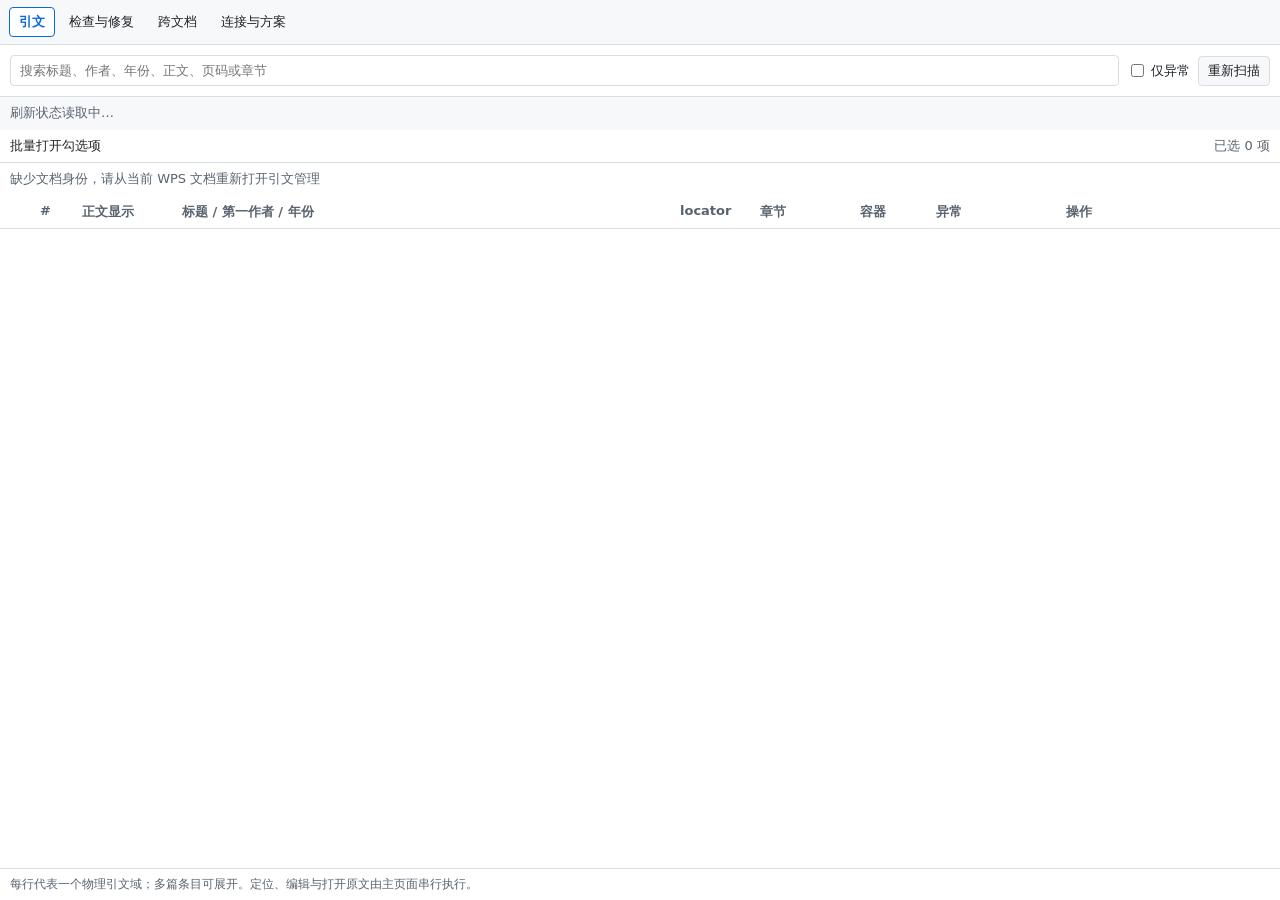
<file: wps-cite/addon/manager.html>
<!DOCTYPE html>
<html lang="zh-CN">
<head>
  <meta charset="utf-8">
  <meta name="viewport" content="width=device-width,initial-scale=1">
  <title>Papilot 引文中心</title>
  <link rel="stylesheet" href="manager.css">
</head>
<body>
  <nav class="view-tabs" aria-label="引文中心视图">
    <button type="button" data-view="citations">引文</button>
    <button type="button" data-view="checks">检查与修复</button>
    <button type="button" data-view="crossdoc">跨文档</button>
    <button type="button" data-view="settings">连接与方案</button>
  </nav>

  <div id="view-citations" class="view">
    <header>
      <input id="query" type="search" placeholder="搜索标题、作者、年份、正文、页码或章节" aria-label="搜索引文">
      <label><input id="abnormal" type="checkbox"> 仅异常</label>
      <button type="button" id="rescan">重新扫描</button>
    </header>
    <div id="refresh-status" role="status">刷新状态读取中…</div>
    <details id="batch-bar">
      <summary><span>批量打开勾选项</span><strong id="sel-count">已选 0 项</strong></summary>
      <div class="batch-content" role="group" aria-label="批量打开勾选项">
        <button type="button" data-kind="zotero">打开 Zotero</button>
        <button type="button" data-kind="pdf">打开最佳 PDF</button>
        <button type="button" data-kind="doi">打开 DOI</button>
        <button type="button" data-kind="attachment">打开附件</button>
        <span class="batch-hint">按条目去重，默认最多 10 项；超出会先确认，失败项可单独重试。</span>
      </div>
    </details>
    <div id="status" role="status">正在读取引文…</div>
    <main><table>
      <thead><tr><th></th><th>#</th><th>正文显示</th><th>标题 / 第一作者 / 年份</th><th>locator</th><th>章节</th><th>容器</th><th>异常</th><th>操作</th></tr></thead>
      <tbody id="rows"></tbody>
    </table></main>
    <footer>每行代表一个物理引文域；多篇条目可展开。定位、编辑与打开原文由主页面串行执行。</footer>
  </div>

  <section id="view-checks" class="view" hidden>
    <header class="section-tools">
      <select id="check-kind" aria-label="检查类型">
        <option value="health">文档体检</option><option value="preflight">投稿前检查</option><option value="compatibility">迁移兼容检查</option>
      </select>
      <select id="compat-target" aria-label="目标编辑器" hidden><option value="word">Word</option><option value="wps">WPS</option><option value="libreoffice">LibreOffice</option></select>
      <select id="profile-select" aria-label="投稿方案" hidden><option value="">通用检查（不套用方案）</option></select>
      <button type="button" id="run-check" class="primary">开始检查</button>
      <button type="button" id="apply-profile" hidden>套用样式并检查</button>
      <button type="button" id="export-center-report">导出报告</button>
    </header>
    <details id="profile-editor">
      <summary>投稿方案设置</summary>
      <div class="form-grid">
        <label>方案名称 <input id="profile-name" maxlength="60" placeholder="例如：目标期刊 A"></label>
        <label class="check-row"><input id="profile-style" type="checkbox"> 包含当前样式</label>
        <label class="check-row"><input id="profile-doi" type="checkbox" checked> 检查 DOI</label>
        <label class="check-row"><input id="profile-pages" type="checkbox" checked> 检查页码</label>
        <label class="check-row"><input id="profile-uncited" type="checkbox" checked> 检查未引条目</label>
        <input id="profile-id" type="hidden">
        <div class="inline-actions"><button type="button" id="save-profile">保存方案</button><button type="button" id="delete-profile">删除当前方案</button></div>
      </div>
    </details>
    <div id="center-message" role="status">选择检查类型后开始。</div>
    <div class="report-toolbar"><strong id="report-summary">尚未生成报告</strong><input id="finding-filter" type="search" placeholder="筛选问题" aria-label="筛选检查结果"></div>
    <main id="findings" class="finding-list"></main>
    <aside id="repair-panel" hidden>
      <h2>重连预览</h2><div id="repair-preview"></div>
    </aside>
  </section>

  <section id="view-crossdoc" class="view" hidden>
    <header class="section-tools">
      <input id="crossdoc-query" type="search" placeholder="筛选文档路径、条目 key 或正文" aria-label="筛选跨文档引用">
      <button type="button" id="reload-crossdoc">刷新总览</button>
      <button type="button" id="crossdoc-health" class="primary">体检已打开文档</button>
    </header>
    <div id="crossdoc-status" role="status">读取本机引用台账…</div>
    <main class="crossdoc-scroll"><div id="crossdoc-documents"></div><div id="crossdoc-health-rows"></div><div id="crossdoc-records"></div></main>
  </section>

  <section id="view-settings" class="view" hidden>
    <div id="settings-message" role="status"></div>
    <main class="settings-scroll">
      <section class="settings-card">
        <h2>连接状态与修复</h2><div id="connection-status" role="status">正在检查…</div>
        <div class="inline-actions"><button type="button" id="connection-recheck">重新检查</button><button type="button" id="start-zotero" class="primary">启动 Zotero</button></div>
        <ol class="help-text"><li>代理未运行：先执行安装目录中的 PapilotCite/start-proxy.bat，再打开本页。</li><li>本地 API 未开启：Zotero → 设置 → 高级 → 允许其他应用程序与 Zotero 通信。</li><li>启动后点击“重新检查”；不会静默修改 Zotero 设置。</li></ol>
      </section>
      <section class="settings-card">
        <h2>投稿方案</h2><p class="help-text">方案在“检查与修复”页编辑，按文档保存，最多 8 套。</p>
      </section>
      <section class="settings-card">
        <h2>自定义样式收藏</h2><p class="help-text">最多 3 项，出现在“常用样式”菜单。可收藏当前样式，或填写完整 Zotero 样式 ID。</p>
        <div id="favorite-rows"></div>
      </section>
    </main>
  </section>

  <section id="view-locator" class="view" hidden>
    <main class="settings-scroll">
      <section class="settings-card">
        <h2>页码与 PDF 定位</h2><p class="help-text">正文 locator 会写入引文并由 Zotero 刷新；PDF 页码和标注按文档保存，用于“回到原文”。</p>
        <div class="form-grid locator-grid">
          <label>文献 <select id="locator-items"></select></label>
          <label>正文 locator <input id="locator-text" maxlength="80" placeholder="例如 42-45 或 chap. 3"></label>
          <label>locator 类型 <select id="locator-label"><option value="">默认（页码）</option><option value="page">page</option><option value="chapter">chapter</option><option value="section">section</option><option value="paragraph">paragraph</option></select></label>
          <label>PDF 页码 <input id="locator-page" type="number" min="0" max="99999" value="0"></label>
          <label>高亮标注 <select id="locator-annotation"><option value="">不指定标注</option></select></label>
        </div>
        <div id="locator-info" role="status"></div>
        <div class="inline-actions"><button type="button" id="save-locator" class="primary">保存并刷新</button></div>
      </section>
    </main>
  </section>

  <script src="js/manager-page.js"></script>
  <script src="js/center-page.js"></script>
</body>
</html>
</file>
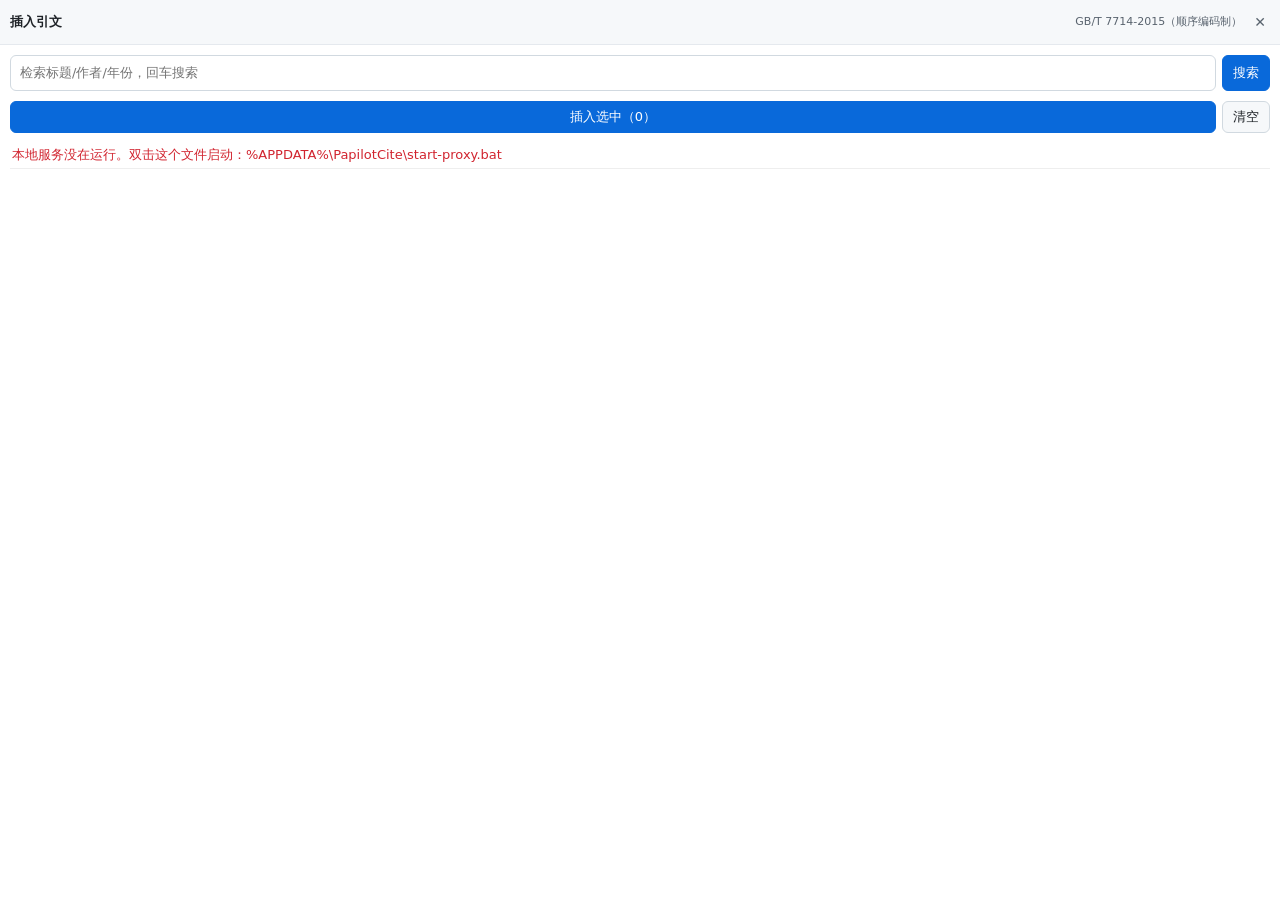
<file: wps-cite/addon/picker.html>
<!DOCTYPE html>
<html>
<head>
<meta charset="utf-8">
<style>
  *{box-sizing:border-box}
  body{font:13px/1.5 "Microsoft YaHei",system-ui,sans-serif;margin:0;padding:10px;color:#1f2328;background:#fff;height:100vh;min-width:260px;display:flex;flex-direction:column;overflow:hidden}
  .row{display:flex;gap:6px;margin-bottom:8px;flex-shrink:0}
  input[type=text]{flex:1;min-width:0;padding:7px 9px;border:1px solid #d1d9e0;border-radius:6px;font:inherit;color:#1f2328;background:#fff}
  button{min-height:32px;padding:5px 10px;border:1px solid #d1d9e0;border-radius:6px;background:#f6f8fa;color:#1f2328;cursor:pointer;font:inherit}
  button:focus-visible,input:focus-visible{outline:2px solid #0969da;outline-offset:1px}
  button.primary{background:#0969da;border-color:#0969da;color:#fff}
  #list{flex:1;min-height:0;overflow:auto;border-top:1px solid #eee}
  .item{display:flex;gap:8px;padding:8px 4px;border-bottom:1px solid #f0f0f0;cursor:pointer;overflow-wrap:anywhere}
  .item:hover{background:#f6f8fa}
  .item input{margin-top:4px;flex-shrink:0}
  .item>span{min-width:0}
  .t{font-weight:600}
  .m{color:#59636e;font-size:12px}
  #msg{padding:4px 2px;color:#59636e;min-height:22px;max-height:68px;overflow:auto;flex-shrink:0;overflow-wrap:anywhere}
  .tag{display:inline-block;padding:0 5px;border-radius:4px;background:#eef2f5;color:#59636e;font-size:11px;margin-right:4px}
  .head{display:flex;flex-wrap:wrap;align-items:center;gap:8px;margin:-10px -10px 10px;padding:8px 10px;background:#f6f8fa;border-bottom:1px solid #e5e9ee;flex-shrink:0}
  .ttl{font-weight:600}
  .sty{color:#59636e;font-size:11px;flex:1;text-align:right;overflow-wrap:anywhere}
  .x{border:none;background:transparent;font-size:14px;color:#59636e;cursor:pointer;padding:0 4px;min-height:28px}
  .x:hover{color:#d1242f}
  .picker-actions{padding-top:2px}
  .picker-actions .primary{flex:1}
  @media(max-width:340px){.head{gap:4px}.sty{flex-basis:100%;text-align:left}.x{margin-left:auto}}
  @media(max-height:420px){#msg{max-height:44px}.item{padding:5px 4px}.head{margin-bottom:6px}.row{margin-bottom:6px}}
</style>
</head>
<body>
  <div class="head">
    <span class="ttl">插入引文</span>
    <span class="sty" id="style"></span>
    <button class="x" id="close" title="关闭">✕</button>
  </div>
  <div class="row">
    <input type="text" id="q" placeholder="检索标题/作者/年份，回车搜索"/>
    <button class="primary" id="go">搜索</button>
  </div>
  <div class="row picker-actions">
    <button type="button" class="primary" id="ins">插入选中（0）</button>
    <button type="button" id="clr">清空</button>
  </div>
  <div id="msg">在 Zotero 里存好文献后，这里搜关键词即可。</div>
  <div id="list"></div>
  <script src="version.js"></script>
  <script src="js/codes.js"></script>
  <script src="js/styles/util.js"></script>
  <script src="js/styles/gb7714.js"></script>
  <script src="js/styles/apa.js"></script>
  <script src="js/model.js"></script>
  <script src="js/links.js"></script>
    <script src="js/zfields.js"></script>
    <script src="js/integration.js"></script>
  <script src="js/zotero.js"></script>
  <script src="js/doc.js"></script>
  <script src="js/app.js"></script>
  <script src="js/picker.js"></script>
</body>
</html>
</file>
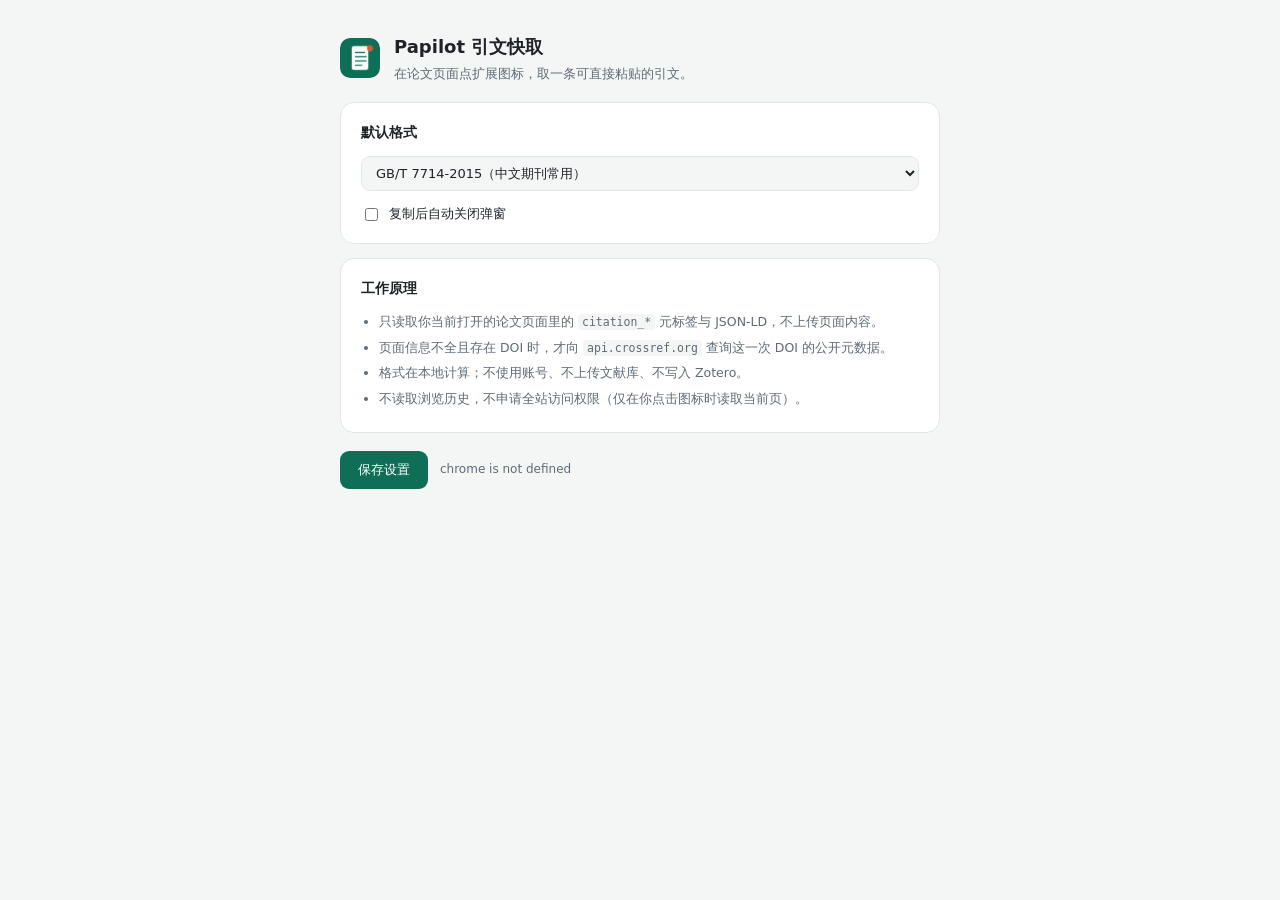
<file: edge-extension-cite/src/options/options.html>
<!DOCTYPE html>
<html lang="zh-CN">
<head>
<meta charset="utf-8">
<meta name="viewport" content="width=device-width, initial-scale=1">
<title>Papilot 引文快取 · 设置</title>
<link rel="stylesheet" href="options.css">
</head>
<body>
<main class="page">
  <header class="head">
    <img src="../../icons/icon48.png" alt="" width="40" height="40">
    <div>
      <h1>Papilot 引文快取</h1>
      <p class="sub">在论文页面点扩展图标，取一条可直接粘贴的引文。</p>
    </div>
  </header>

  <section class="card">
    <h2>默认格式</h2>
    <label class="field">
      <select id="default-format">
        <option value="gbt">GB/T 7714-2015（中文期刊常用）</option>
        <option value="apa">APA 7</option>
        <option value="mla">MLA 9</option>
        <option value="bibtex">BibTeX</option>
        <option value="ris">RIS（EndNote / NoteExpress）</option>
      </select>
    </label>
    <label class="check">
      <input type="checkbox" id="close-after-copy">
      <span>复制后自动关闭弹窗</span>
    </label>
  </section>

  <section class="card">
    <h2>工作原理</h2>
    <ul class="list">
      <li>只读取你当前打开的论文页面里的 <code>citation_*</code> 元标签与 JSON-LD，不上传页面内容。</li>
      <li>页面信息不全且存在 DOI 时，才向 <code>api.crossref.org</code> 查询这一次 DOI 的公开元数据。</li>
      <li>格式在本地计算；不使用账号、不上传文献库、不写入 Zotero。</li>
      <li>不读取浏览历史，不申请全站访问权限（仅在你点击图标时读取当前页）。</li>
    </ul>
  </section>

  <footer class="foot">
    <button id="btn-save" class="primary">保存设置</button>
    <span id="save-msg" class="msg"></span>
  </footer>
</main>
<script type="module" src="options.js"></script>
</body>
</html>
</file>
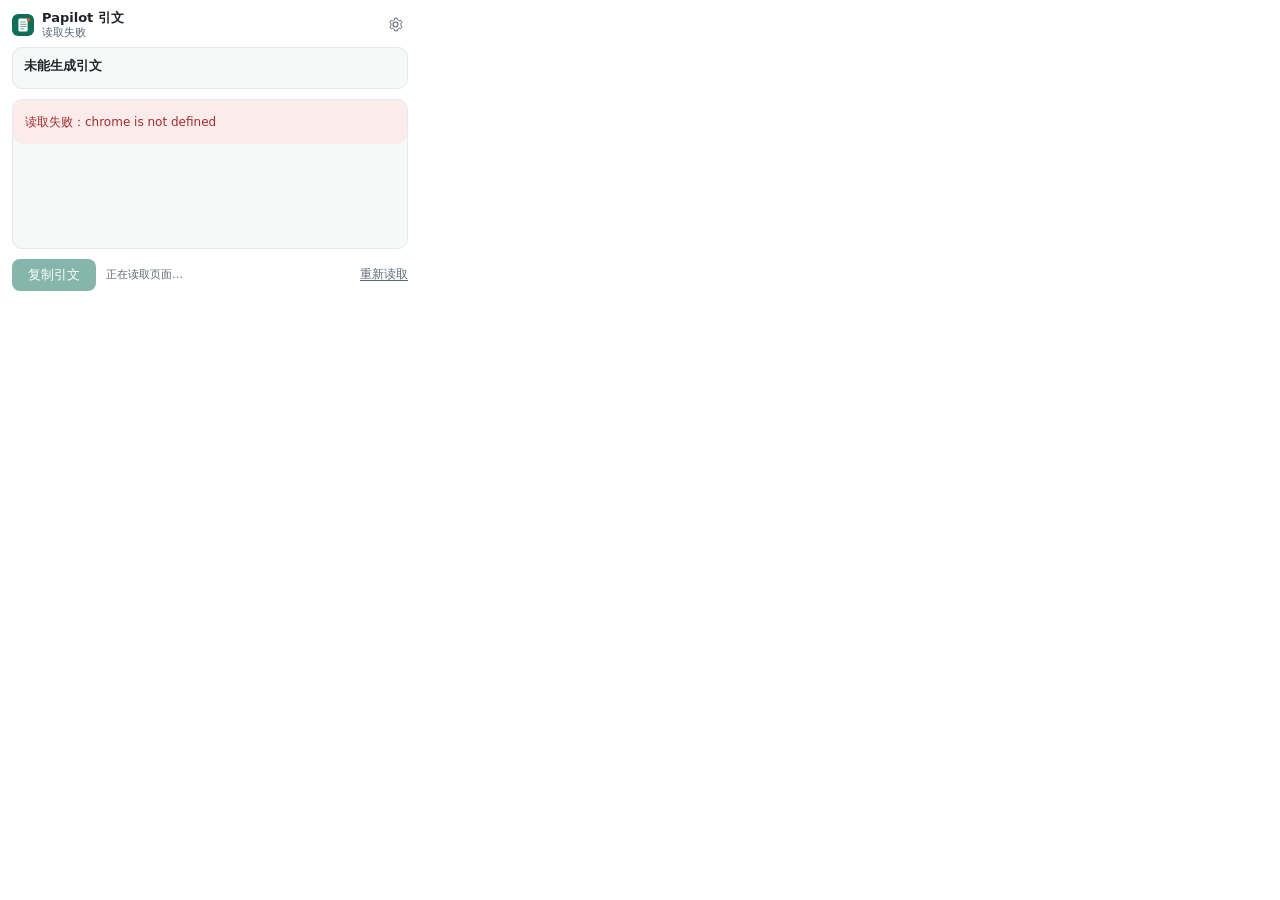
<file: edge-extension-cite/src/popup/popup.html>
<!DOCTYPE html>
<html lang="zh-CN">
<head>
<meta charset="utf-8">
<meta name="viewport" content="width=device-width, initial-scale=1">
<title>Papilot 引文快取</title>
<link rel="stylesheet" href="popup.css">
</head>
<body>
  <header class="top">
    <div class="brand">
      <img src="../../icons/icon32.png" alt="" width="22" height="22">
      <div class="brand-text">
        <strong>Papilot 引文</strong>
        <span id="source-badge">正在读取…</span>
      </div>
    </div>
    <button id="btn-settings" class="icon-btn" title="设置" aria-label="设置">
      <svg viewBox="0 0 24 24" width="17" height="17" aria-hidden="true">
        <path d="M12 15.5a3.5 3.5 0 1 0 0-7 3.5 3.5 0 0 0 0 7Z" fill="none" stroke="currentColor" stroke-width="1.6"/>
        <path d="M19.4 13.5a7.8 7.8 0 0 0 0-3l1.7-1.3-1.8-3.1-2 .8a7.7 7.7 0 0 0-2.6-1.5L14.4 3h-3.6l-.3 2.4a7.7 7.7 0 0 0-2.6 1.5l-2-.8-1.8 3.1L5.8 10.5a7.8 7.8 0 0 0 0 3l-1.7 1.3 1.8 3.1 2-.8a7.7 7.7 0 0 0 2.6 1.5l.3 2.4h3.6l.3-2.4a7.7 7.7 0 0 0 2.6-1.5l2 .8 1.8-3.1-1.7-1.3Z" fill="none" stroke="currentColor" stroke-width="1.4" stroke-linejoin="round"/>
      </svg>
    </button>
  </header>

  <section class="source">
    <div id="paper-title" class="paper-title">读取中…</div>
    <div id="paper-meta" class="paper-meta"></div>
  </section>

  <div id="formats" class="formats" role="tablist" aria-label="引文格式"></div>

  <section class="output-wrap">
    <pre id="output" class="output" tabindex="0" aria-live="polite"></pre>
    <div id="error" class="error hidden"></div>
  </section>

  <footer class="foot">
    <button id="btn-copy" class="primary" disabled>复制引文</button>
    <span id="status" class="status"></span>
    <button id="btn-reread" class="link-btn">重新读取</button>
  </footer>

  <div id="toast" class="toast hidden"></div>

  <script src="../vendor/ref-format.js"></script>
  <script type="module" src="popup.js"></script>
</body>
</html>
</file>
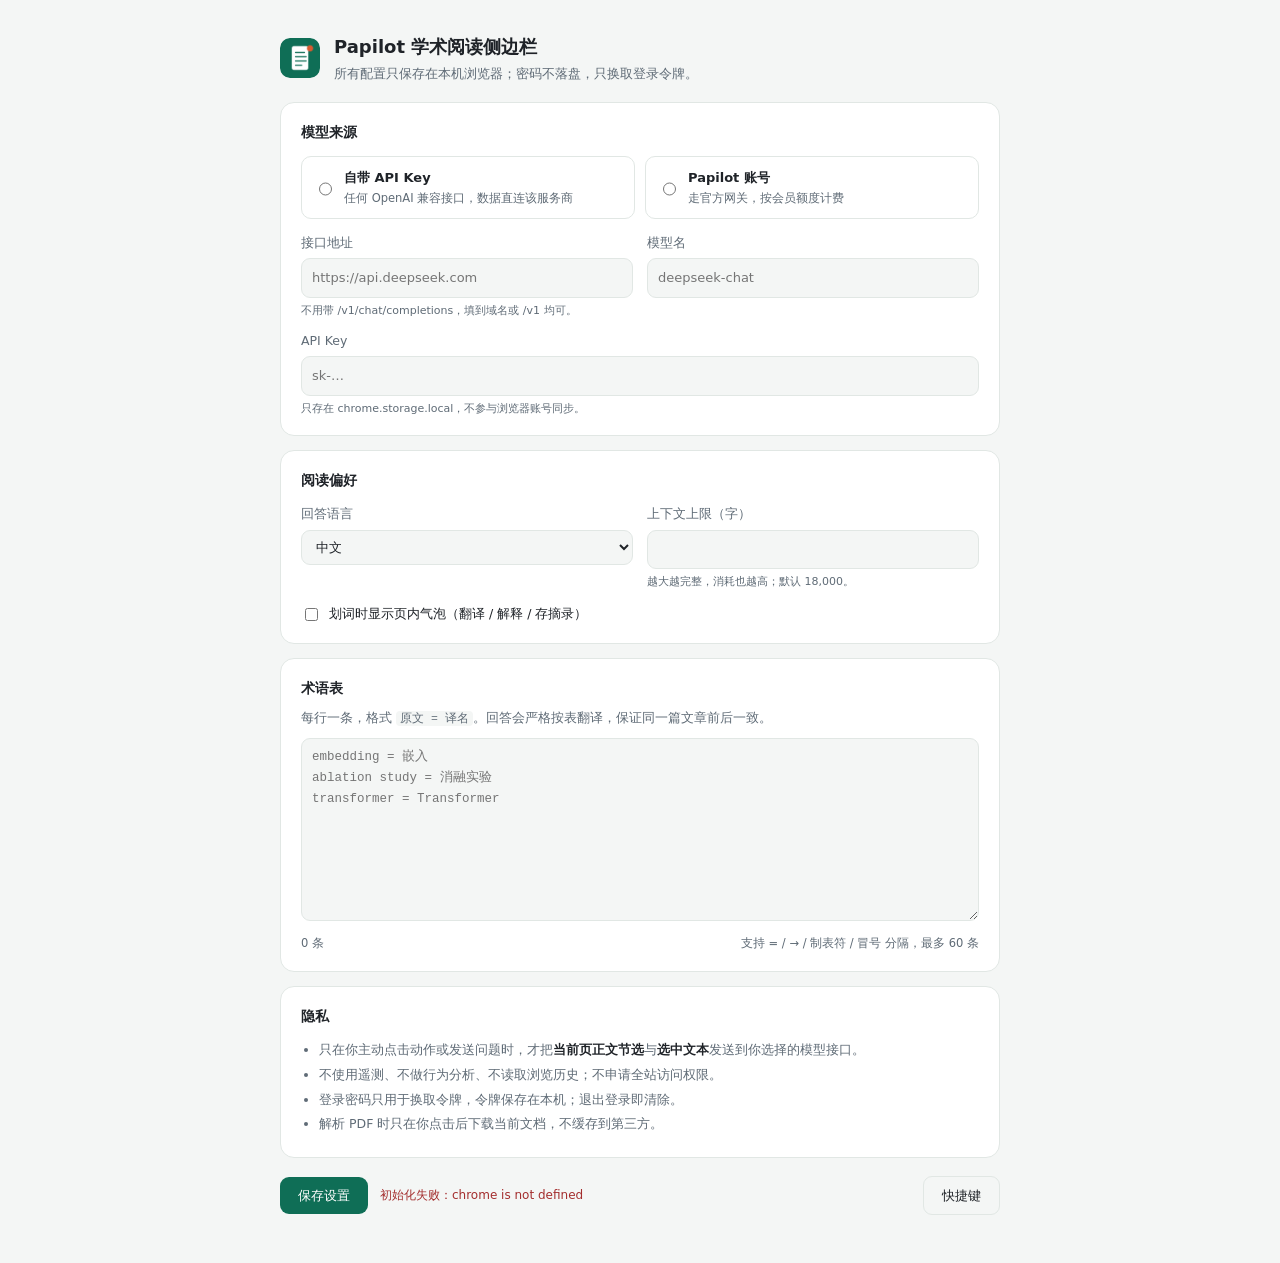
<file: edge-extension/src/options/options.html>
<!DOCTYPE html>
<html lang="zh-CN">
<head>
<meta charset="utf-8">
<meta name="viewport" content="width=device-width, initial-scale=1">
<title>Papilot 设置</title>
<link rel="stylesheet" href="options.css">
</head>
<body>
<main class="page">
  <header class="head">
    <img src="../../icons/icon48.png" alt="" width="40" height="40">
    <div>
      <h1>Papilot 学术阅读侧边栏</h1>
      <p class="sub">所有配置只保存在本机浏览器；密码不落盘，只换取登录令牌。</p>
    </div>
  </header>

  <section class="card">
    <h2>模型来源</h2>
    <div class="radio-row">
      <label class="radio">
        <input type="radio" name="provider" value="custom">
        <span><b>自带 API Key</b><em>任何 OpenAI 兼容接口，数据直连该服务商</em></span>
      </label>
      <label class="radio">
        <input type="radio" name="provider" value="papilot">
        <span><b>Papilot 账号</b><em>走官方网关，按会员额度计费</em></span>
      </label>
    </div>

    <div id="custom-panel" class="panel">
      <div class="grid">
        <label class="field">
          <span>接口地址</span>
          <input id="base-url" type="url" placeholder="https://api.deepseek.com" autocomplete="off">
          <small>不用带 /v1/chat/completions，填到域名或 /v1 均可。</small>
        </label>
        <label class="field">
          <span>模型名</span>
          <input id="model" type="text" placeholder="deepseek-chat" autocomplete="off">
        </label>
        <label class="field wide">
          <span>API Key</span>
          <input id="api-key" type="password" placeholder="sk-…" autocomplete="off">
          <small>只存在 chrome.storage.local，不参与浏览器账号同步。</small>
        </label>
      </div>
    </div>

    <div id="papilot-panel" class="panel hidden">
      <div id="account-box" class="account-box">
        <div id="account-status" class="account-status">未登录</div>
        <button id="btn-logout" class="ghost hidden">退出登录</button>
      </div>
      <div id="login-form" class="grid">
        <label class="field">
          <span>邮箱</span>
          <input id="email" type="email" placeholder="you@example.com" autocomplete="username">
        </label>
        <label class="field">
          <span>密码</span>
          <input id="password" type="password" placeholder="登录密码" autocomplete="current-password">
        </label>
        <div class="field wide">
          <button id="btn-login" class="primary">登录 Papilot</button>
          <span id="login-msg" class="msg"></span>
        </div>
      </div>
    </div>
  </section>

  <section class="card">
    <h2>阅读偏好</h2>
    <div class="grid">
      <label class="field">
        <span>回答语言</span>
        <select id="lang">
          <option value="zh">中文</option>
          <option value="en">English</option>
        </select>
      </label>
      <label class="field">
        <span>上下文上限（字）</span>
        <input id="max-context" type="number" min="4000" max="40000" step="1000">
        <small>越大越完整，消耗也越高；默认 18,000。</small>
      </label>
      <label class="field wide check-line">
        <input id="bubble" type="checkbox">
        <span>划词时显示页内气泡（翻译 / 解释 / 存摘录）</span>
      </label>
    </div>
  </section>

  <section class="card">
    <h2>术语表</h2>
    <p class="desc">每行一条，格式 <code>原文 = 译名</code>。回答会严格按表翻译，保证同一篇文章前后一致。</p>
    <textarea id="glossary" rows="8" spellcheck="false" placeholder="embedding = 嵌入&#10;ablation study = 消融实验&#10;transformer = Transformer"></textarea>
    <div class="row">
      <span id="glossary-count" class="muted">0 条</span>
      <span class="muted">支持 = / → / 制表符 / 冒号 分隔，最多 60 条</span>
    </div>
  </section>

  <section class="card">
    <h2>隐私</h2>
    <ul class="privacy">
      <li>只在你主动点击动作或发送问题时，才把<b>当前页正文节选</b>与<b>选中文本</b>发送到你选择的模型接口。</li>
      <li>不使用遥测、不做行为分析、不读取浏览历史；不申请全站访问权限。</li>
      <li>登录密码只用于换取令牌，令牌保存在本机；退出登录即清除。</li>
      <li>解析 PDF 时只在你点击后下载当前文档，不缓存到第三方。</li>
    </ul>
  </section>

  <footer class="foot">
    <button id="btn-save" class="primary">保存设置</button>
    <span id="save-msg" class="msg"></span>
    <span class="spacer"></span>
    <button id="btn-shortcuts" class="ghost">快捷键</button>
  </footer>
</main>

<script type="module" src="options.js"></script>
</body>
</html>
</file>
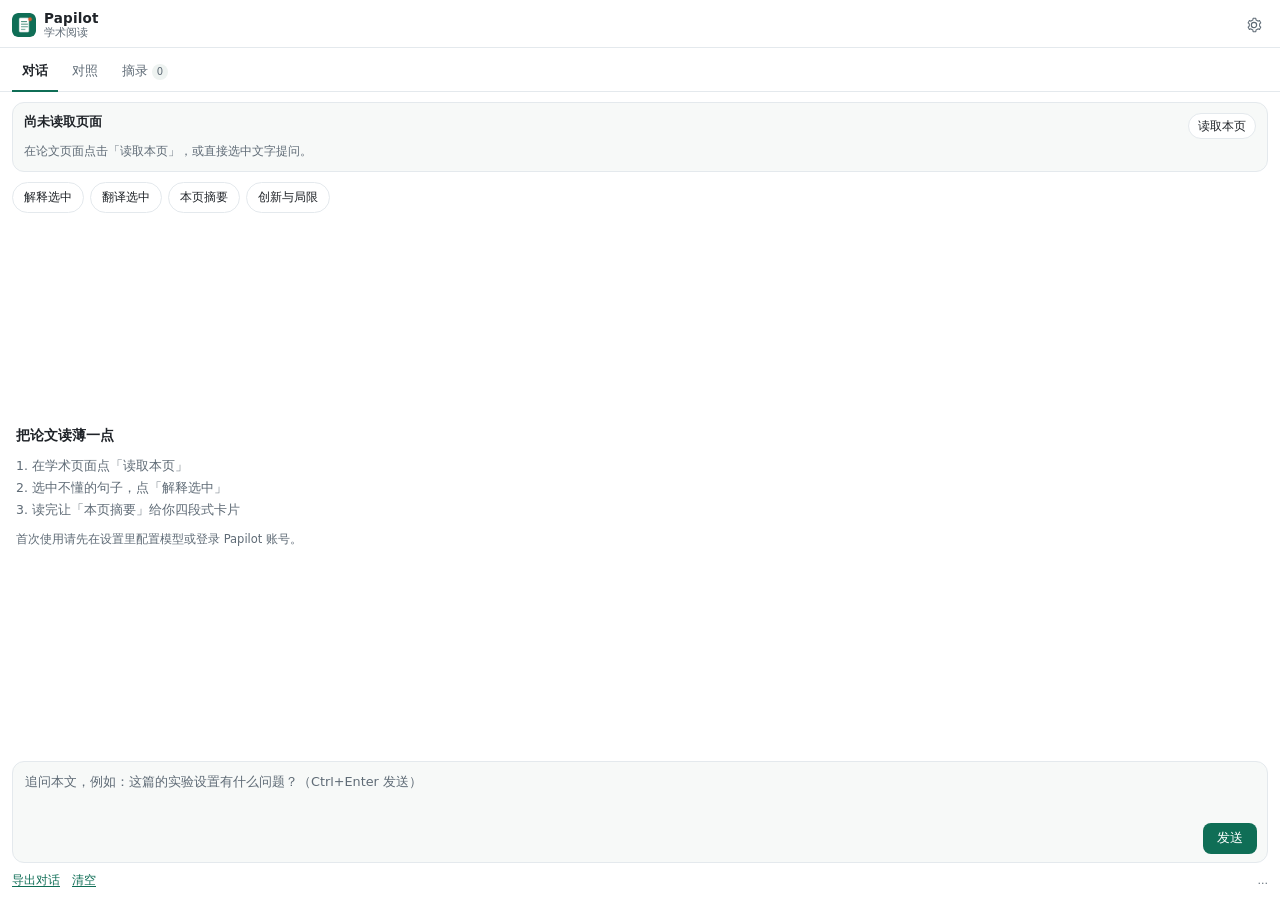
<file: edge-extension/src/sidepanel/panel.html>
<!DOCTYPE html>
<html lang="zh-CN">
<head>
<meta charset="utf-8">
<meta name="viewport" content="width=device-width, initial-scale=1">
<title>Papilot 学术阅读</title>
<link rel="stylesheet" href="panel.css">
</head>
<body>
  <header class="top">
    <div class="brand">
      <img src="../../icons/icon32.png" alt="" width="24" height="24">
      <div class="brand-text">
        <strong>Papilot</strong>
        <span>学术阅读</span>
      </div>
    </div>
    <button id="btn-settings" class="icon-btn" title="设置" aria-label="设置">
      <svg viewBox="0 0 24 24" width="18" height="18" aria-hidden="true">
        <path d="M12 15.5a3.5 3.5 0 1 0 0-7 3.5 3.5 0 0 0 0 7Z" fill="none" stroke="currentColor" stroke-width="1.6"/>
        <path d="M19.4 13.5a7.8 7.8 0 0 0 0-3l1.7-1.3-1.8-3.1-2 .8a7.7 7.7 0 0 0-2.6-1.5L14.4 3h-3.6l-.3 2.4a7.7 7.7 0 0 0-2.6 1.5l-2-.8-1.8 3.1L5.8 10.5a7.8 7.8 0 0 0 0 3l-1.7 1.3 1.8 3.1 2-.8a7.7 7.7 0 0 0 2.6 1.5l.3 2.4h3.6l.3-2.4a7.7 7.7 0 0 0 2.6-1.5l2 .8 1.8-3.1-1.7-1.3Z" fill="none" stroke="currentColor" stroke-width="1.4" stroke-linejoin="round"/>
      </svg>
    </button>
  </header>

  <div id="banner" class="banner hidden">
    <span id="banner-text"></span>
    <button id="banner-action" class="link-btn">去设置</button>
  </div>

  <nav class="view-tabs" role="tablist" aria-label="视图">
    <button data-view="chat" aria-selected="true" role="tab">对话</button>
    <button data-view="compare" aria-selected="false" role="tab">对照</button>
    <button data-view="excerpts" aria-selected="false" role="tab">摘录 <span id="excerpt-count" class="badge">0</span></button>
  </nav>

  <section id="view-chat" class="view">
    <section class="context" id="context-card">
      <div class="ctx-head">
        <span id="page-title" class="page-title">尚未读取页面</span>
        <button id="btn-read" class="ghost-btn">读取本页</button>
      </div>
      <div id="ctx-meta" class="meta">在论文页面点击「读取本页」，或直接选中文字提问。</div>
      <div id="pdf-row" class="pdf-row hidden">
        <button id="btn-pdf" class="ghost-btn">解析 PDF 全文</button>
        <span class="tip">Edge 内置阅读器无法直接注入，需在面板内解析</span>
      </div>
    </section>

    <section id="selection-card" class="selection hidden">
      <div class="sel-head">
        <span>已选中 <b id="sel-count">0</b> 字</span>
        <span class="sel-actions">
          <button id="sel-save" class="link-btn">存摘录</button>
          <button id="sel-clear" class="icon-btn small" title="清除选区" aria-label="清除选区">×</button>
        </span>
      </div>
      <div id="sel-preview" class="sel-preview"></div>
    </section>

    <div class="actions" id="actions">
      <button class="chip" data-action="explain">解释选中</button>
      <button class="chip" data-action="translate">翻译选中</button>
      <button class="chip" data-action="summarize">本页摘要</button>
      <button class="chip" data-action="critique">创新与局限</button>
    </div>

    <main id="messages" class="messages" aria-live="polite">
      <div class="empty" id="empty">
        <p class="empty-title">把论文读薄一点</p>
        <p>1. 在学术页面点「读取本页」<br>2. 选中不懂的句子，点「解释选中」<br>3. 读完让「本页摘要」给你四段式卡片</p>
        <p class="empty-note">首次使用请先在设置里配置模型或登录 Papilot 账号。</p>
      </div>
    </main>

    <form id="composer" class="composer">
      <textarea id="input" rows="2" placeholder="追问本文，例如：这篇的实验设置有什么问题？（Ctrl+Enter 发送）"></textarea>
      <div class="composer-bar">
        <span id="hint" class="hint"></span>
        <button type="submit" id="send" class="primary-btn">发送</button>
      </div>
    </form>
  </section>

  <section id="view-compare" class="view hidden">
    <div class="view-head">
      <div>
        <b>整页对照</b>
        <span id="cmp-progress" class="meta">未开始</span>
      </div>
      <div class="view-actions">
        <button id="btn-cmp-stop" class="ghost-btn hidden">停止</button>
        <button id="btn-cmp-start" class="ghost-btn">翻译本页</button>
      </div>
    </div>
    <p id="cmp-hint" class="view-hint">逐段翻译，最多 20 段；每段单独请求，可随时停止。已译内容会缓存在本次会话中。</p>
    <div id="cmp-list" class="cmp-list"></div>
    <div class="view-foot">
      <button id="btn-cmp-export" class="link-btn">导出对照 Markdown</button>
    </div>
  </section>

  <section id="view-excerpts" class="view hidden">
    <div class="view-head">
      <div>
        <b>摘录本</b>
        <span id="ex-count-label" class="meta">0 条</span>
      </div>
      <div class="view-actions">
        <button id="btn-ex-export" class="ghost-btn">导出</button>
        <button id="btn-ex-clear" class="ghost-btn">清空</button>
      </div>
    </div>
    <p class="view-hint">选中文字后点页内气泡的「存摘录」，或在回答下方点「存摘录」。只保存在本机。</p>
    <div id="ex-list" class="ex-list"></div>
  </section>

  <footer class="foot">
    <button id="btn-export" class="link-btn">导出对话</button>
    <button id="btn-clear" class="link-btn">清空</button>
    <span id="status" class="status">…</span>
  </footer>

  <div id="toast" class="toast hidden"></div>

  <script src="../vendor/pdfjs/pdf.min.js"></script>
  <script type="module" src="panel.js"></script>
</body>
</html>
</file>
<file: wps-cite/addon/manager.css>
:root {
  color-scheme: light dark;
  font-family: system-ui, "Microsoft YaHei", sans-serif;
  font-size: 13px;
  --bg: #ffffff;
  --text: #1f2328;
  --muted: #59636e;
  --line: #d8dee4;
  --soft: #f6f8fa;
  --field: #ffffff;
  --accent: #0969da;
  --bad-bg: #fff1f0;
}
* { box-sizing: border-box; }
body { margin: 0; display: flex; flex-direction: column; height: 100vh; min-width: 280px; background: var(--bg); color: var(--text); }
header { display: flex; flex-wrap: wrap; gap: 8px; padding: 10px; align-items: center; border-bottom: 1px solid var(--line); }
#query { flex: 1 1 220px; min-width: 120px; padding: 7px 9px; border: 1px solid var(--line); border-radius: 4px; background: var(--field); color: var(--text); font: inherit; }
header label { display: inline-flex; align-items: center; gap: 4px; white-space: nowrap; }
button { min-height: 30px; padding: 4px 9px; border: 1px solid var(--line); border-radius: 4px; background: var(--soft); color: var(--text); cursor: pointer; font: inherit; }
button:hover:not(:disabled) { border-color: var(--accent); }
button:focus-visible, summary:focus-visible, input:focus-visible { outline: 2px solid var(--accent); outline-offset: 1px; }
button:disabled { cursor: not-allowed; opacity: .55; }
#status, #refresh-status, footer { padding: 7px 10px; line-height: 1.45; }
#status, #refresh-status, footer, .batch-hint { color: var(--muted); }
#refresh-status { background: var(--soft); overflow-wrap: anywhere; }
#batch-bar { max-width: none; border-bottom: 1px solid var(--line); }
#batch-bar > summary { display: flex; gap: 10px; align-items: center; padding: 7px 10px; cursor: pointer; color: var(--text); }
#sel-count { margin-left: auto; font-weight: 400; color: var(--muted); }
.batch-content { display: flex; gap: 7px; padding: 0 10px 9px; align-items: center; flex-wrap: wrap; }
.batch-content button { min-width: 96px; }
.batch-hint { flex: 1 1 260px; font-size: 12px; }
main { flex: 1; min-height: 0; overflow: auto; }
table { border-collapse: collapse; width: 100%; min-width: 900px; table-layout: fixed; }
th, td { text-align: left; vertical-align: top; padding: 7px 6px; border-bottom: 1px solid var(--line); overflow-wrap: anywhere; }
th { position: sticky; top: 0; background: var(--bg); z-index: 1; color: var(--muted); font-weight: 600; }
th:nth-child(1), td:nth-child(1) { width: 34px; text-align: center; }
th:nth-child(2), td:nth-child(2) { width: 42px; }
th:nth-child(3), td:nth-child(3) { width: 100px; }
th:nth-child(5), td:nth-child(5) { width: 80px; }
th:nth-child(6), td:nth-child(6) { width: 100px; }
th:nth-child(7), td:nth-child(7) { width: 76px; }
th:nth-child(8), td:nth-child(8) { width: 130px; }
th:nth-child(9), td:nth-child(9) { width: 220px; }
tr:focus-within, tr:hover { outline: 1px solid var(--accent); outline-offset: -1px; }
tr.bad { background: var(--bad-bg); }
.actions button { margin: 1px 2px 1px 0; }
.row-more { display: inline-block; max-width: none; vertical-align: top; }
.row-more > summary { display: inline-block; padding: 5px 8px; cursor: pointer; color: var(--accent); }
.more-actions { display: flex; flex-wrap: wrap; gap: 3px; padding: 4px 0; }
td details:not(.row-more) { max-width: 100%; }
td summary { cursor: pointer; }
td ul { margin: 5px 0; padding-left: 20px; }
footer { border-top: 1px solid var(--line); font-size: 12px; }
@media (max-width: 760px) {
  table { min-width: 0; table-layout: auto; }
  thead { position: absolute; width: 1px; height: 1px; overflow: hidden; clip: rect(0 0 0 0); }
  table, tbody, tr, td { display: block; width: 100% !important; }
  tr { position: relative; padding: 8px 10px; border-bottom: 1px solid var(--line); }
  td { display: grid; grid-template-columns: minmax(74px, 28%) 1fr; gap: 8px; padding: 4px 0; border: 0; text-align: left !important; }
  td::before { content: attr(data-label); color: var(--muted); font-weight: 600; }
  td > * { min-width: 0; }
  td.actions { display: block; padding-top: 7px; }
  td.actions::before { display: block; margin-bottom: 4px; }
  tr:focus-within, tr:hover { outline-offset: -2px; }
  footer { display: none; }
}
@media (max-width: 420px) {
  header { gap: 6px; padding: 8px; }
  #query { flex-basis: 100%; }
  #status, #refresh-status { padding: 6px 8px; font-size: 12px; }
  .batch-content { padding: 0 8px 8px; }
  .batch-content button { flex: 1 1 45%; min-width: 0; }
  #batch-bar > summary { flex-wrap: wrap; gap: 4px 10px; }
  #sel-count { margin-left: 0; }
  td { grid-template-columns: 68px 1fr; }
}
/* 检查中心 / 跨文档 / 设置与定位共用同一任务窗格。 */
[hidden] { display: none !important; }
.view-tabs { display: flex; flex-wrap: wrap; gap: 4px; padding: 7px 9px; border-bottom: 1px solid var(--line); background: var(--soft); }
.view-tabs button { min-height: 30px; border-color: transparent; background: transparent; }
.view-tabs button.active { border-color: var(--accent); background: var(--bg); color: var(--accent); font-weight: 600; }
.view { flex: 1; min-height: 0; display: flex; flex-direction: column; }
.section-tools { align-items: center; }
.section-tools input, .section-tools select, .form-grid input, .form-grid select { min-height: 32px; padding: 5px 8px; border: 1px solid var(--line); border-radius: 4px; background: var(--field); color: var(--text); font: inherit; }
.section-tools input { flex: 1 1 220px; }
button.primary { border-color: var(--accent); background: var(--accent); color: #fff; }
#center-message, #crossdoc-status, #locator-info, #settings-message { padding: 7px 10px; color: var(--muted); overflow-wrap: anywhere; }
#settings-message:empty { padding: 0; }
#profile-editor { border-bottom: 1px solid var(--line); }
#profile-editor > summary { padding: 7px 10px; cursor: pointer; }
.form-grid { display: grid; grid-template-columns: repeat(auto-fit, minmax(180px, 1fr)); gap: 8px 12px; padding: 8px 10px 12px; }
.form-grid label { display: flex; flex-direction: column; gap: 4px; }
.form-grid label.check-row, .check-row { flex-direction: row; align-items: center; }
.inline-actions { display: flex; flex-wrap: wrap; gap: 7px; align-items: center; padding: 7px 0; }
.report-toolbar { display: flex; flex-wrap: wrap; gap: 8px; align-items: center; padding: 7px 10px; border-bottom: 1px solid var(--line); }
.report-toolbar strong { flex: 1 1 240px; }
.report-toolbar input { flex: 0 1 220px; padding: 5px 8px; border: 1px solid var(--line); background: var(--field); color: var(--text); }
.finding-list { overflow: auto; padding: 8px 10px; }
.finding-card, .settings-card, .doc-card, .record-card { border: 1px solid var(--line); border-radius: 6px; background: var(--bg); }
.finding-card { margin-bottom: 7px; padding: 9px; }
.finding-card.error { border-left: 4px solid #c9362b; }
.finding-card.warning { border-left: 4px solid #b07b09; }
.finding-card.info { border-left: 4px solid #4b78c2; }
.finding-head { display: flex; flex-wrap: wrap; gap: 6px; align-items: center; }
.finding-head strong { flex: 1 1 260px; }
.severity { font-size: 11px; color: var(--muted); text-transform: uppercase; }
.finding-card p, .settings-card p { margin: 5px 0; line-height: 1.5; }
.finding-actions { display: flex; flex-wrap: wrap; gap: 5px; margin-top: 7px; }
#repair-panel { max-height: 46%; overflow: auto; padding: 8px 10px; border-top: 1px solid var(--line); background: var(--soft); }
#repair-panel h2, .settings-card h2 { margin: 0 0 8px; font-size: 14px; }
.repair-candidate { display: grid; grid-template-columns: auto 1fr auto; gap: 8px; align-items: center; padding: 6px 0; border-bottom: 1px solid var(--line); }
.crossdoc-scroll, .settings-scroll { overflow: auto; padding: 9px 10px; }
.doc-card, .record-card, .settings-card { margin-bottom: 8px; padding: 10px; }
.doc-card summary, .record-card summary { cursor: pointer; overflow-wrap: anywhere; }
.doc-meta { color: var(--muted); font-size: 12px; margin-top: 4px; }
.record-list { margin-top: 8px; }
.record-row { padding: 6px 0; border-top: 1px solid var(--line); overflow-wrap: anywhere; }
.health-row { padding: 6px 8px; margin-bottom: 5px; border-left: 3px solid var(--accent); background: var(--soft); }
.help-text { color: var(--muted); font-size: 12px; line-height: 1.55; }
.favorite-row { display: grid; grid-template-columns: minmax(110px, .7fr) minmax(220px, 1.5fr) auto auto; gap: 7px; padding: 7px 0; border-bottom: 1px solid var(--line); }
.favorite-row input { min-width: 0; padding: 6px 8px; border: 1px solid var(--line); background: var(--field); color: var(--text); }
.locator-grid label:first-child { grid-column: 1 / -1; }
@media (max-width: 560px) {
  .favorite-row { grid-template-columns: 1fr 1fr; }
  .favorite-row input { grid-column: 1 / -1; }
  .repair-candidate { grid-template-columns: auto 1fr; }
  .repair-candidate button { grid-column: 1 / -1; }
  .form-grid { grid-template-columns: 1fr; }
}
@media (prefers-color-scheme: dark) {
  :root { --bg: #1f2328; --text: #f0f3f6; --muted: #b1bac4; --line: #454c54; --soft: #2d333b; --field: #22272e; --accent: #6cb6ff; --bad-bg: #442a2d; }
}
</file>
<file: edge-extension-cite/src/options/options.css>
:root {
  --bg: #f4f6f5;
  --fg: #1f2328;
  --muted: #5f6b76;
  --line: #e1e7e4;
  --card: #ffffff;
  --accent: #0f6e56;
}

@media (prefers-color-scheme: dark) {
  :root {
    --bg: #121619;
    --fg: #e8edf0;
    --muted: #98a4ac;
    --line: #293136;
    --card: #1a2024;
    --accent: #5dcaa5;
  }
}

* { box-sizing: border-box; }

body {
  margin: 0;
  background: var(--bg);
  color: var(--fg);
  font: 14px/1.65 system-ui, -apple-system, "Segoe UI", "Microsoft YaHei", "PingFang SC", sans-serif;
}

.page { max-width: 640px; margin: 0 auto; padding: 32px 20px 48px; }

.head { display: flex; align-items: center; gap: 14px; margin-bottom: 18px; }
.head img { border-radius: 10px; }
.head h1 { margin: 0; font-size: 18px; font-weight: 600; }
.sub { margin: 2px 0 0; color: var(--muted); font-size: 12.5px; }

.card {
  margin-bottom: 14px;
  padding: 18px 20px;
  border: 1px solid var(--line);
  border-radius: 14px;
  background: var(--card);
}

.card h2 { margin: 0 0 12px; font-size: 14px; font-weight: 600; }

.field { display: block; }
select {
  width: 100%;
  padding: 8px 10px;
  border: 1px solid var(--line);
  border-radius: 9px;
  background: var(--bg);
  color: var(--fg);
  font: inherit;
  font-size: 13px;
  outline: none;
}
select:focus { border-color: var(--accent); }

.check { display: flex; align-items: center; gap: 8px; margin-top: 12px; font-size: 13px; }
.check input { accent-color: var(--accent); }

.list { margin: 0; padding-left: 18px; color: var(--muted); font-size: 12.5px; }
.list li { margin: 5px 0; }

code {
  padding: 1px 4px;
  border-radius: 4px;
  background: var(--bg);
  font: 11.5px ui-monospace, SFMono-Regular, Consolas, monospace;
}

.foot { display: flex; align-items: center; gap: 12px; margin-top: 18px; }
.primary {
  padding: 8px 18px;
  border: 0;
  border-radius: 9px;
  background: var(--accent);
  color: #fff;
  font: inherit;
  font-size: 13px;
  cursor: pointer;
}
.primary:hover { filter: brightness(.94); }
.msg { font-size: 12px; color: var(--muted); }
.msg.ok { color: var(--accent); }
</file>
<file: edge-extension-cite/src/popup/popup.css>
:root {
  --bg: #ffffff;
  --fg: #1f2328;
  --muted: #5f6b76;
  --line: #e4e9ed;
  --card: #f7f9f8;
  --card-2: #eef3f1;
  --accent: #0f6e56;
  --accent-soft: #e1f5ee;
  --danger: #a32d2d;
  --danger-soft: #fcebeb;
}

@media (prefers-color-scheme: dark) {
  :root {
    --bg: #15191c;
    --fg: #e8edf0;
    --muted: #98a4ac;
    --line: #2a3237;
    --card: #1c2226;
    --card-2: #232b30;
    --accent: #5dcaa5;
    --accent-soft: #12302a;
    --danger: #f09595;
    --danger-soft: #3a1d1d;
  }
}

* { box-sizing: border-box; }

html, body { margin: 0; }

body {
  width: 420px;
  background: var(--bg);
  color: var(--fg);
  font: 13px/1.6 system-ui, -apple-system, "Segoe UI", "Microsoft YaHei", "PingFang SC", sans-serif;
  -webkit-font-smoothing: antialiased;
}

button { font: inherit; color: inherit; cursor: pointer; }
.hidden { display: none !important; }

.top {
  display: flex;
  align-items: center;
  justify-content: space-between;
  padding: 10px 12px 8px;
}

.brand { display: flex; align-items: center; gap: 8px; }
.brand img { border-radius: 6px; }
.brand-text { display: flex; flex-direction: column; line-height: 1.25; }
.brand-text strong { font-size: 13px; font-weight: 600; }
.brand-text span { font-size: 10.5px; color: var(--muted); }

.icon-btn {
  display: inline-flex; align-items: center; justify-content: center;
  width: 26px; height: 26px; padding: 0;
  border: 1px solid transparent; border-radius: 7px;
  background: transparent; color: var(--muted);
}
.icon-btn:hover { background: var(--card-2); color: var(--fg); }

.source {
  margin: 0 12px 10px;
  padding: 9px 11px;
  border: 1px solid var(--line);
  border-radius: 10px;
  background: var(--card);
}

.paper-title {
  font-size: 12.5px;
  font-weight: 600;
  line-height: 1.45;
  display: -webkit-box;
  -webkit-line-clamp: 3;
  -webkit-box-orient: vertical;
  overflow: hidden;
}

.paper-meta {
  margin-top: 3px;
  color: var(--muted);
  font-size: 11px;
  line-height: 1.45;
  display: -webkit-box;
  -webkit-line-clamp: 2;
  -webkit-box-orient: vertical;
  overflow: hidden;
}

.formats {
  display: flex;
  gap: 6px;
  padding: 0 12px 10px;
  flex-wrap: wrap;
}

.tab {
  padding: 4px 10px;
  border: 1px solid var(--line);
  border-radius: 999px;
  background: var(--bg);
  font-size: 11.5px;
  color: var(--muted);
}

.tab:hover { border-color: var(--accent); color: var(--accent); }
.tab[aria-selected="true"] {
  border-color: var(--accent);
  background: var(--accent-soft);
  color: var(--accent);
  font-weight: 500;
}
.tab:disabled { opacity: .45; cursor: default; }

.output-wrap {
  margin: 0 12px;
  border: 1px solid var(--line);
  border-radius: 10px;
  background: var(--card);
  min-height: 150px;
}

.output {
  margin: 0;
  padding: 10px 11px;
  max-height: 240px;
  overflow: auto;
  white-space: pre-wrap;
  word-break: break-word;
  font: 12px/1.7 ui-monospace, SFMono-Regular, Consolas, "Microsoft YaHei", monospace;
  color: var(--fg);
}

.output:focus { outline: none; }

.error {
  padding: 12px;
  font-size: 12px;
  line-height: 1.7;
  color: var(--danger);
  background: var(--danger-soft);
  border-radius: 10px;
}

.foot {
  display: flex;
  align-items: center;
  gap: 10px;
  padding: 10px 12px 12px;
}

.primary {
  padding: 6px 16px;
  border: 0;
  border-radius: 8px;
  background: var(--accent);
  color: #fff;
  font-size: 12.5px;
  font-weight: 500;
}
.primary:hover { filter: brightness(.94); }
.primary:disabled { opacity: .5; cursor: default; }

.status { color: var(--muted); font-size: 11px; flex: 1; }

.link-btn {
  border: 0; background: none; padding: 0;
  color: var(--muted); font-size: 11.5px;
  text-decoration: underline; text-underline-offset: 2px;
}
.link-btn:hover { color: var(--accent); }

.toast {
  position: fixed;
  left: 50%;
  bottom: 54px;
  transform: translateX(-50%);
  padding: 5px 12px;
  border-radius: 999px;
  background: rgba(31, 35, 40, .92);
  color: #fff;
  font-size: 11px;
  pointer-events: none;
}
</file>
<file: edge-extension/src/options/options.css>
:root {
  --bg: #f4f6f5;
  --fg: #1f2328;
  --muted: #5f6b76;
  --line: #e1e7e4;
  --card: #ffffff;
  --accent: #0f6e56;
  --accent-soft: #e1f5ee;
  --danger: #a32d2d;
}

@media (prefers-color-scheme: dark) {
  :root {
    --bg: #121619;
    --fg: #e8edf0;
    --muted: #98a4ac;
    --line: #293136;
    --card: #1a2024;
    --accent: #5dcaa5;
    --accent-soft: #12302a;
    --danger: #f09595;
  }
}

* { box-sizing: border-box; }

body {
  margin: 0;
  background: var(--bg);
  color: var(--fg);
  font: 14px/1.65 system-ui, -apple-system, "Segoe UI", "Microsoft YaHei", "PingFang SC", sans-serif;
}

.page {
  max-width: 760px;
  margin: 0 auto;
  padding: 32px 20px 48px;
}

.head {
  display: flex;
  align-items: center;
  gap: 14px;
  margin-bottom: 18px;
}

.head img { border-radius: 10px; }
.head h1 { margin: 0; font-size: 18px; font-weight: 600; }
.sub { margin: 2px 0 0; color: var(--muted); font-size: 12.5px; }

.card {
  margin-bottom: 14px;
  padding: 18px 20px;
  border: 1px solid var(--line);
  border-radius: 14px;
  background: var(--card);
}

.card h2 {
  margin: 0 0 12px;
  font-size: 14px;
  font-weight: 600;
}

.desc { margin: -4px 0 10px; color: var(--muted); font-size: 12.5px; }

.radio-row { display: flex; gap: 10px; flex-wrap: wrap; }

.radio {
  flex: 1 1 260px;
  display: flex;
  gap: 9px;
  padding: 10px 12px;
  border: 1px solid var(--line);
  border-radius: 10px;
  cursor: pointer;
}

.radio:has(input:checked) {
  border-color: var(--accent);
  background: var(--accent-soft);
}

.radio input { margin-top: 3px; accent-color: var(--accent); }
.radio b { display: block; font-weight: 600; font-size: 13px; }
.radio em { display: block; color: var(--muted); font-style: normal; font-size: 11.5px; }

.panel { margin-top: 14px; }
.hidden { display: none !important; }

.grid {
  display: grid;
  grid-template-columns: 1fr 1fr;
  gap: 12px 14px;
}

.field { display: flex; flex-direction: column; gap: 5px; font-size: 12.5px; }
.field.wide { grid-column: 1 / -1; }
.field span { color: var(--muted); }

input[type="text"], input[type="url"], input[type="password"], input[type="email"], input[type="number"], select, textarea {
  width: 100%;
  padding: 8px 10px;
  border: 1px solid var(--line);
  border-radius: 9px;
  background: var(--bg);
  color: var(--fg);
  font: inherit;
  font-size: 13px;
  outline: none;
}

input:focus, select:focus, textarea:focus { border-color: var(--accent); }

small { color: var(--muted); font-size: 11px; line-height: 1.45; }

textarea { resize: vertical; font-family: ui-monospace, SFMono-Regular, Consolas, monospace; font-size: 12.5px; }

.account-box {
  display: flex;
  align-items: center;
  justify-content: space-between;
  gap: 12px;
  padding: 10px 12px;
  border: 1px solid var(--line);
  border-radius: 10px;
  background: var(--bg);
  margin-bottom: 12px;
}

.account-status { font-size: 12.5px; color: var(--muted); }
.account-status.ok { color: var(--accent); }

.row { display: flex; align-items: center; justify-content: space-between; gap: 10px; margin-top: 6px; }
.muted { color: var(--muted); font-size: 11.5px; }

.privacy { margin: 0; padding-left: 18px; color: var(--muted); font-size: 12.5px; }
.privacy li { margin: 4px 0; }
.privacy b { color: var(--fg); font-weight: 600; }

.foot { display: flex; align-items: center; gap: 12px; margin-top: 18px; }
.spacer { flex: 1; }

.primary, .ghost {
  padding: 8px 18px;
  border-radius: 9px;
  font: inherit;
  font-size: 13px;
  cursor: pointer;
}

.primary { border: 0; background: var(--accent); color: #fff; }
.primary:hover { filter: brightness(.94); }
.primary:disabled { opacity: .55; cursor: default; }

.ghost { border: 1px solid var(--line); background: transparent; color: var(--fg); }
.ghost:hover { border-color: var(--accent); color: var(--accent); }

.msg { font-size: 12px; color: var(--muted); }
.msg.ok { color: var(--accent); }
.msg.err { color: var(--danger); }

code {
  padding: 1px 4px;
  border-radius: 4px;
  background: var(--bg);
  font: 11.5px ui-monospace, SFMono-Regular, Consolas, monospace;
}

@media (max-width: 560px) {
  .grid { grid-template-columns: 1fr; }
}

.check-line {
  flex-direction: row;
  align-items: center;
  gap: 8px;
  padding-top: 2px;
}
.check-line input { width: auto; accent-color: var(--accent); }
.check-line span { color: var(--fg); font-size: 12.5px; }
</file>
<file: edge-extension/src/sidepanel/panel.css>
:root {
  --bg: #ffffff;
  --fg: #1f2328;
  --muted: #5f6b76;
  --line: #e4e9ed;
  --card: #f7f9f8;
  --card-2: #eef3f1;
  --accent: #0f6e56;
  --accent-soft: #e1f5ee;
  --danger: #a32d2d;
  --danger-soft: #fcebeb;
  --radius: 12px;
}

@media (prefers-color-scheme: dark) {
  :root {
    --bg: #15191c;
    --fg: #e8edf0;
    --muted: #98a4ac;
    --line: #2a3237;
    --card: #1c2226;
    --card-2: #232b30;
    --accent: #5dcaa5;
    --accent-soft: #12302a;
    --danger: #f09595;
    --danger-soft: #3a1d1d;
  }
}

* { box-sizing: border-box; }

html, body {
  margin: 0;
  height: 100%;
}

body {
  display: flex;
  flex-direction: column;
  background: var(--bg);
  color: var(--fg);
  font: 13px/1.62 system-ui, -apple-system, "Segoe UI", "Microsoft YaHei", "PingFang SC", sans-serif;
  -webkit-font-smoothing: antialiased;
}

button {
  font: inherit;
  color: inherit;
  cursor: pointer;
}

.hidden { display: none !important; }

/* ---------- header ---------- */
.top {
  display: flex;
  align-items: center;
  justify-content: space-between;
  padding: 10px 12px 8px;
  border-bottom: 1px solid var(--line);
}

.brand {
  display: flex;
  align-items: center;
  gap: 8px;
}

.brand img { border-radius: 6px; }

.brand-text {
  display: flex;
  flex-direction: column;
  line-height: 1.2;
}

.brand-text strong { font-size: 13.5px; font-weight: 600; letter-spacing: .2px; }
.brand-text span { font-size: 11px; color: var(--muted); }

.icon-btn {
  display: inline-flex;
  align-items: center;
  justify-content: center;
  width: 28px;
  height: 28px;
  padding: 0;
  border: 1px solid transparent;
  border-radius: 8px;
  background: transparent;
  color: var(--muted);
}

.icon-btn:hover { background: var(--card-2); color: var(--fg); }
.icon-btn.small { width: 22px; height: 22px; font-size: 15px; }

/* ---------- banner ---------- */
.banner {
  display: flex;
  align-items: center;
  justify-content: space-between;
  gap: 8px;
  margin: 8px 12px 0;
  padding: 8px 10px;
  border: 1px solid var(--line);
  border-radius: 10px;
  background: var(--accent-soft);
  font-size: 12px;
}

.link-btn {
  border: 0;
  background: none;
  padding: 0;
  color: var(--accent);
  font-size: 12px;
  text-decoration: underline;
  text-underline-offset: 2px;
}

/* ---------- context ---------- */
.context {
  margin: 10px 12px 0;
  padding: 10px 11px;
  border: 1px solid var(--line);
  border-radius: var(--radius);
  background: var(--card);
}

.ctx-head {
  display: flex;
  align-items: flex-start;
  justify-content: space-between;
  gap: 8px;
}

.page-title {
  font-weight: 600;
  font-size: 12.5px;
  line-height: 1.45;
  display: -webkit-box;
  -webkit-line-clamp: 2;
  -webkit-box-orient: vertical;
  overflow: hidden;
}

.meta {
  margin-top: 4px;
  color: var(--muted);
  font-size: 11.5px;
  line-height: 1.5;
}

.ghost-btn {
  flex: none;
  padding: 3px 9px;
  border: 1px solid var(--line);
  border-radius: 999px;
  background: var(--bg);
  color: var(--fg);
  font-size: 11.5px;
  white-space: nowrap;
}

.ghost-btn:hover { border-color: var(--accent); color: var(--accent); }
.ghost-btn:disabled { opacity: .55; cursor: default; }

.pdf-row {
  display: flex;
  align-items: center;
  gap: 8px;
  margin-top: 8px;
  padding-top: 8px;
  border-top: 1px dashed var(--line);
}

.pdf-row .tip { color: var(--muted); font-size: 11px; line-height: 1.4; }

/* ---------- selection ---------- */
.selection {
  margin: 8px 12px 0;
  padding: 8px 11px;
  border: 1px solid var(--accent);
  border-radius: var(--radius);
  background: var(--accent-soft);
}

.sel-head {
  display: flex;
  align-items: center;
  justify-content: space-between;
  font-size: 11.5px;
  color: var(--muted);
}

.sel-preview {
  margin-top: 3px;
  font-size: 12px;
  line-height: 1.55;
  color: var(--fg);
  display: -webkit-box;
  -webkit-line-clamp: 3;
  -webkit-box-orient: vertical;
  overflow: hidden;
}

/* ---------- actions ---------- */
.actions {
  display: flex;
  flex-wrap: wrap;
  gap: 6px;
  padding: 10px 12px 0;
}

.chip {
  padding: 5px 11px;
  border: 1px solid var(--line);
  border-radius: 999px;
  background: var(--bg);
  font-size: 12px;
  color: var(--fg);
  transition: border-color .15s, background .15s;
}

.chip:hover { border-color: var(--accent); color: var(--accent); }
.chip:disabled { opacity: .5; cursor: default; }
.chip.shake { animation: shake .28s ease; }

@keyframes shake {
  0%, 100% { transform: translateX(0); }
  25% { transform: translateX(-3px); }
  75% { transform: translateX(3px); }
}

/* ---------- messages ---------- */
.messages {
  flex: 1;
  min-height: 80px;
  overflow-y: auto;
  padding: 10px 12px 4px;
  display: flex;
  flex-direction: column;
  gap: 10px;
}

.messages::-webkit-scrollbar { width: 8px; }
.messages::-webkit-scrollbar-thumb { background: var(--line); border-radius: 4px; }

.empty {
  margin: auto 4px;
  color: var(--muted);
  font-size: 12.5px;
  line-height: 1.75;
}

.empty-title { color: var(--fg); font-size: 14px; font-weight: 600; margin: 0 0 6px; }
.empty p { margin: 0 0 8px; }
.empty-note { font-size: 11.5px; }

.msg { display: flex; flex-direction: column; gap: 4px; }

.msg-label {
  font-size: 10.5px;
  letter-spacing: .4px;
  text-transform: uppercase;
  color: var(--muted);
}

.msg-body {
  padding: 9px 11px;
  border: 1px solid var(--line);
  border-radius: var(--radius);
  background: var(--card);
  font-size: 12.8px;
  line-height: 1.68;
  overflow-wrap: anywhere;
}

.msg.user .msg-body {
  background: var(--accent-soft);
  border-color: transparent;
}

.msg.error .msg-body {
  background: var(--danger-soft);
  border-color: color-mix(in srgb, var(--danger) 30%, transparent);
  color: var(--danger);
}

.msg-body p { margin: 0 0 6px; }
.msg-body p:last-child { margin-bottom: 0; }
.msg-body h4 { margin: 8px 0 4px; font-size: 12.8px; font-weight: 600; }
.msg-body ul, .msg-body ol { margin: 4px 0 6px; padding-left: 18px; }
.msg-body li { margin: 2px 0; }
.msg-body code {
  padding: 1px 4px;
  border-radius: 4px;
  background: var(--card-2);
  font: 11.5px/1.5 ui-monospace, SFMono-Regular, Consolas, monospace;
}
.msg-body pre {
  margin: 6px 0;
  padding: 8px 10px;
  border-radius: 8px;
  background: var(--card-2);
  overflow-x: auto;
}
.msg-body pre code { background: none; padding: 0; }

.msg-tools {
  display: flex;
  gap: 10px;
  opacity: 0;
  transition: opacity .15s;
}

.msg:hover .msg-tools { opacity: 1; }

.msg-tools button {
  border: 0;
  background: none;
  padding: 0;
  color: var(--muted);
  font-size: 11px;
}

.msg-tools button:hover { color: var(--accent); }

.streaming .msg-body::after {
  content: "▍";
  color: var(--accent);
  animation: blink 1s steps(2, start) infinite;
}

@keyframes blink { to { visibility: hidden; } }

/* ---------- composer ---------- */
.composer {
  margin: 0 12px;
  padding: 8px 10px;
  border: 1px solid var(--line);
  border-radius: var(--radius);
  background: var(--card);
}

.composer:focus-within { border-color: var(--accent); }

.composer textarea {
  width: 100%;
  border: 0;
  outline: 0;
  resize: none;
  background: transparent;
  color: var(--fg);
  font: inherit;
  font-size: 12.8px;
  line-height: 1.55;
  max-height: 120px;
}

.composer textarea::placeholder { color: var(--muted); }

.composer-bar {
  display: flex;
  align-items: center;
  justify-content: space-between;
  gap: 8px;
  margin-top: 4px;
}

.hint { color: var(--muted); font-size: 11px; line-height: 1.4; }

.primary-btn {
  flex: none;
  padding: 5px 14px;
  border: 0;
  border-radius: 8px;
  background: var(--accent);
  color: #fff;
  font-size: 12.5px;
  font-weight: 500;
}

.primary-btn:hover { filter: brightness(.94); }
.primary-btn:disabled { opacity: .5; cursor: default; }
.primary-btn.stop { background: var(--danger); }

/* ---------- footer ---------- */
.foot {
  display: flex;
  align-items: center;
  gap: 12px;
  padding: 8px 12px 10px;
}

.status {
  margin-left: auto;
  color: var(--muted);
  font-size: 10.5px;
  max-width: 55%;
  overflow: hidden;
  text-overflow: ellipsis;
  white-space: nowrap;
}

/* ---------- toast ---------- */
.toast {
  position: fixed;
  left: 50%;
  bottom: 64px;
  transform: translateX(-50%);
  padding: 6px 12px;
  border-radius: 999px;
  background: rgba(31, 35, 40, .92);
  color: #fff;
  font-size: 11.5px;
  pointer-events: none;
  z-index: 20;
}

/* ---------- 视图切换 ---------- */
.view-tabs {
  display: flex;
  gap: 4px;
  padding: 8px 12px 0;
  border-bottom: 1px solid var(--line);
}

.view-tabs button {
  position: relative;
  border: 0;
  background: none;
  padding: 5px 10px 8px;
  font: inherit;
  font-size: 12.5px;
  color: var(--muted);
  border-bottom: 2px solid transparent;
  margin-bottom: -1px;
}

.view-tabs button[aria-selected="true"] {
  color: var(--fg);
  font-weight: 600;
  border-bottom-color: var(--accent);
}

.badge {
  display: inline-block;
  min-width: 16px;
  padding: 0 4px;
  border-radius: 999px;
  background: var(--card-2);
  color: var(--muted);
  font-size: 10px;
  line-height: 16px;
  text-align: center;
}

.badge.has { background: var(--accent-soft); color: var(--accent); }

.view {
  flex: 1;
  display: flex;
  flex-direction: column;
  min-height: 0;
}

.view-head {
  display: flex;
  align-items: center;
  justify-content: space-between;
  gap: 8px;
  padding: 10px 12px 4px;
}

.view-head b { font-size: 12.5px; font-weight: 600; }
.view-actions { display: flex; gap: 6px; }

.view-hint {
  margin: 2px 12px 6px;
  color: var(--muted);
  font-size: 11px;
  line-height: 1.5;
}

.view-foot {
  padding: 6px 12px 10px;
  display: flex;
  gap: 12px;
}

.sel-actions { display: inline-flex; align-items: center; gap: 8px; }

/* ---------- 对照 ---------- */
.cmp-list {
  flex: 1;
  min-height: 80px;
  overflow-y: auto;
  padding: 4px 12px 8px;
  display: flex;
  flex-direction: column;
  gap: 10px;
}

.cmp-row {
  border: 1px solid var(--line);
  border-radius: var(--radius);
  background: var(--card);
  padding: 8px 10px;
}

.cmp-src {
  color: var(--muted);
  font-size: 11.5px;
  line-height: 1.55;
  display: -webkit-box;
  -webkit-line-clamp: 3;
  -webkit-box-orient: vertical;
  overflow: hidden;
}

.cmp-dst {
  margin-top: 6px;
  padding-top: 6px;
  border-top: 1px dashed var(--line);
  font-size: 12.8px;
  line-height: 1.68;
  color: var(--fg);
  white-space: pre-wrap;
}

.cmp-dst.pending { color: var(--muted); }
.cmp-dst.err { color: var(--danger); }

.cmp-tools {
  display: flex;
  justify-content: flex-end;
  margin-top: 6px;
  opacity: 0;
  transition: opacity .15s;
}

.cmp-row:hover .cmp-tools { opacity: 1; }
.cmp-tools button {
  border: 0;
  background: none;
  color: var(--muted);
  font-size: 11px;
  padding: 0;
}
.cmp-tools button:hover { color: var(--accent); }

/* ---------- 摘录 ---------- */
.ex-list {
  flex: 1;
  min-height: 80px;
  overflow-y: auto;
  padding: 4px 12px 8px;
  display: flex;
  flex-direction: column;
  gap: 8px;
}

.ex-item {
  border: 1px solid var(--line);
  border-left: 3px solid var(--accent);
  border-radius: 10px;
  background: var(--card);
  padding: 8px 10px;
}

.ex-text {
  font-size: 12.5px;
  line-height: 1.62;
  display: -webkit-box;
  -webkit-line-clamp: 4;
  -webkit-box-orient: vertical;
  overflow: hidden;
}

.ex-note {
  margin-top: 5px;
  color: var(--muted);
  font-size: 11.5px;
  line-height: 1.55;
  display: -webkit-box;
  -webkit-line-clamp: 2;
  -webkit-box-orient: vertical;
  overflow: hidden;
}

.ex-meta {
  margin-top: 6px;
  display: flex;
  align-items: center;
  gap: 8px;
  color: var(--muted);
  font-size: 10.5px;
}

.ex-meta .spacer { flex: 1; }
.ex-meta button {
  border: 0;
  background: none;
  padding: 0;
  color: var(--muted);
  font-size: 10.5px;
}
.ex-meta button:hover { color: var(--danger); }
</file>
